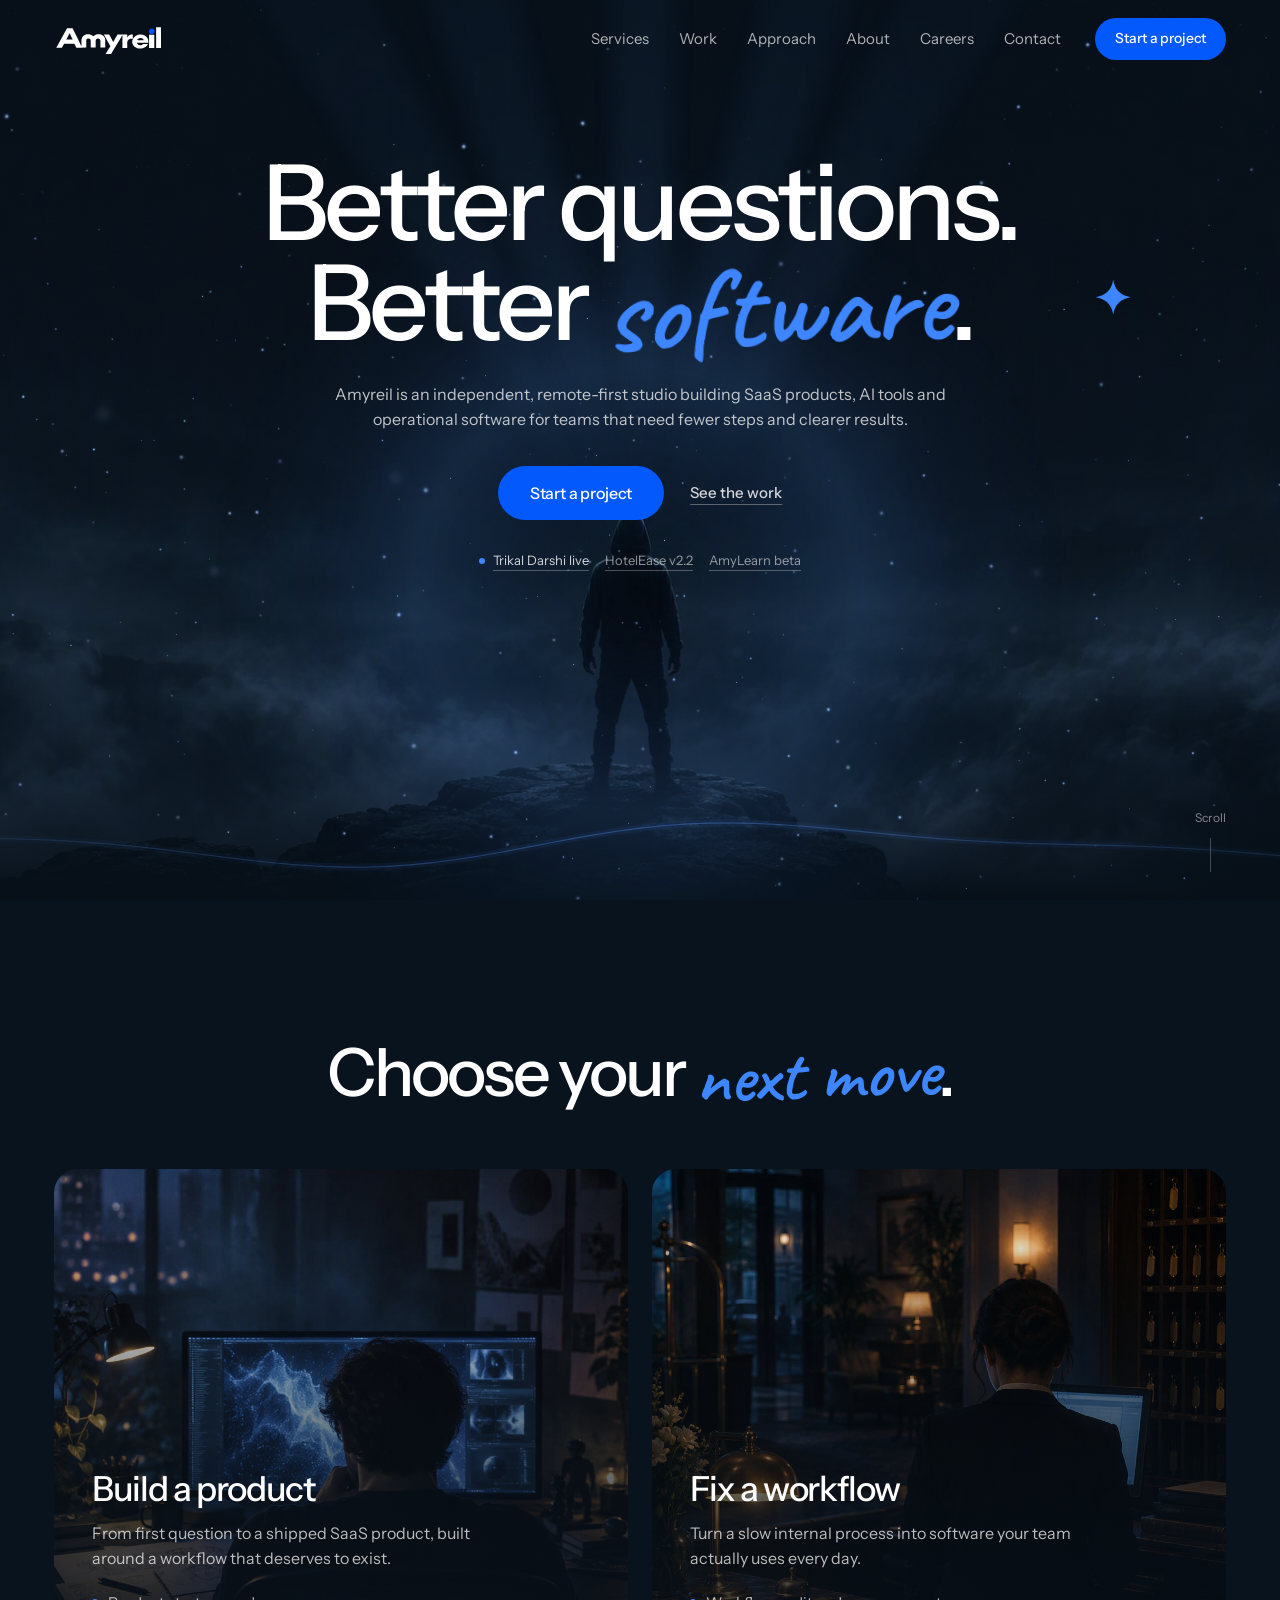
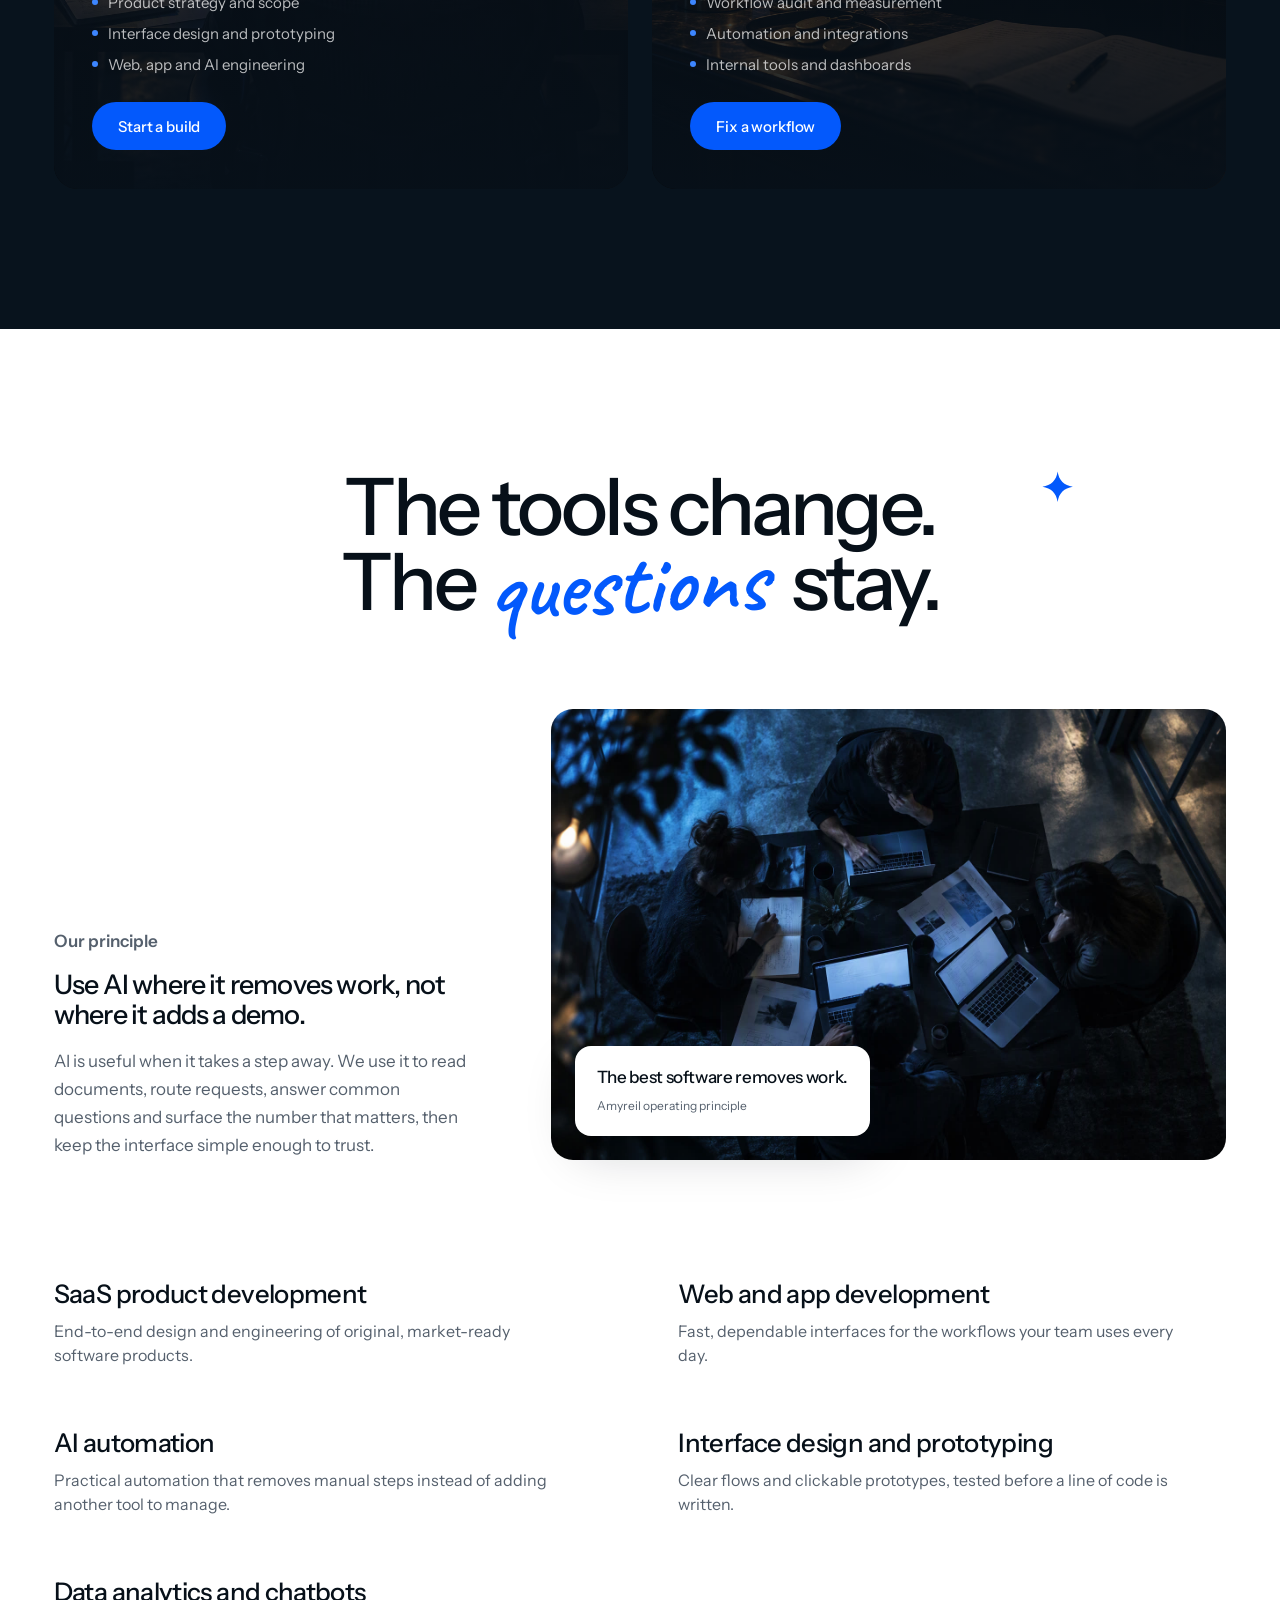
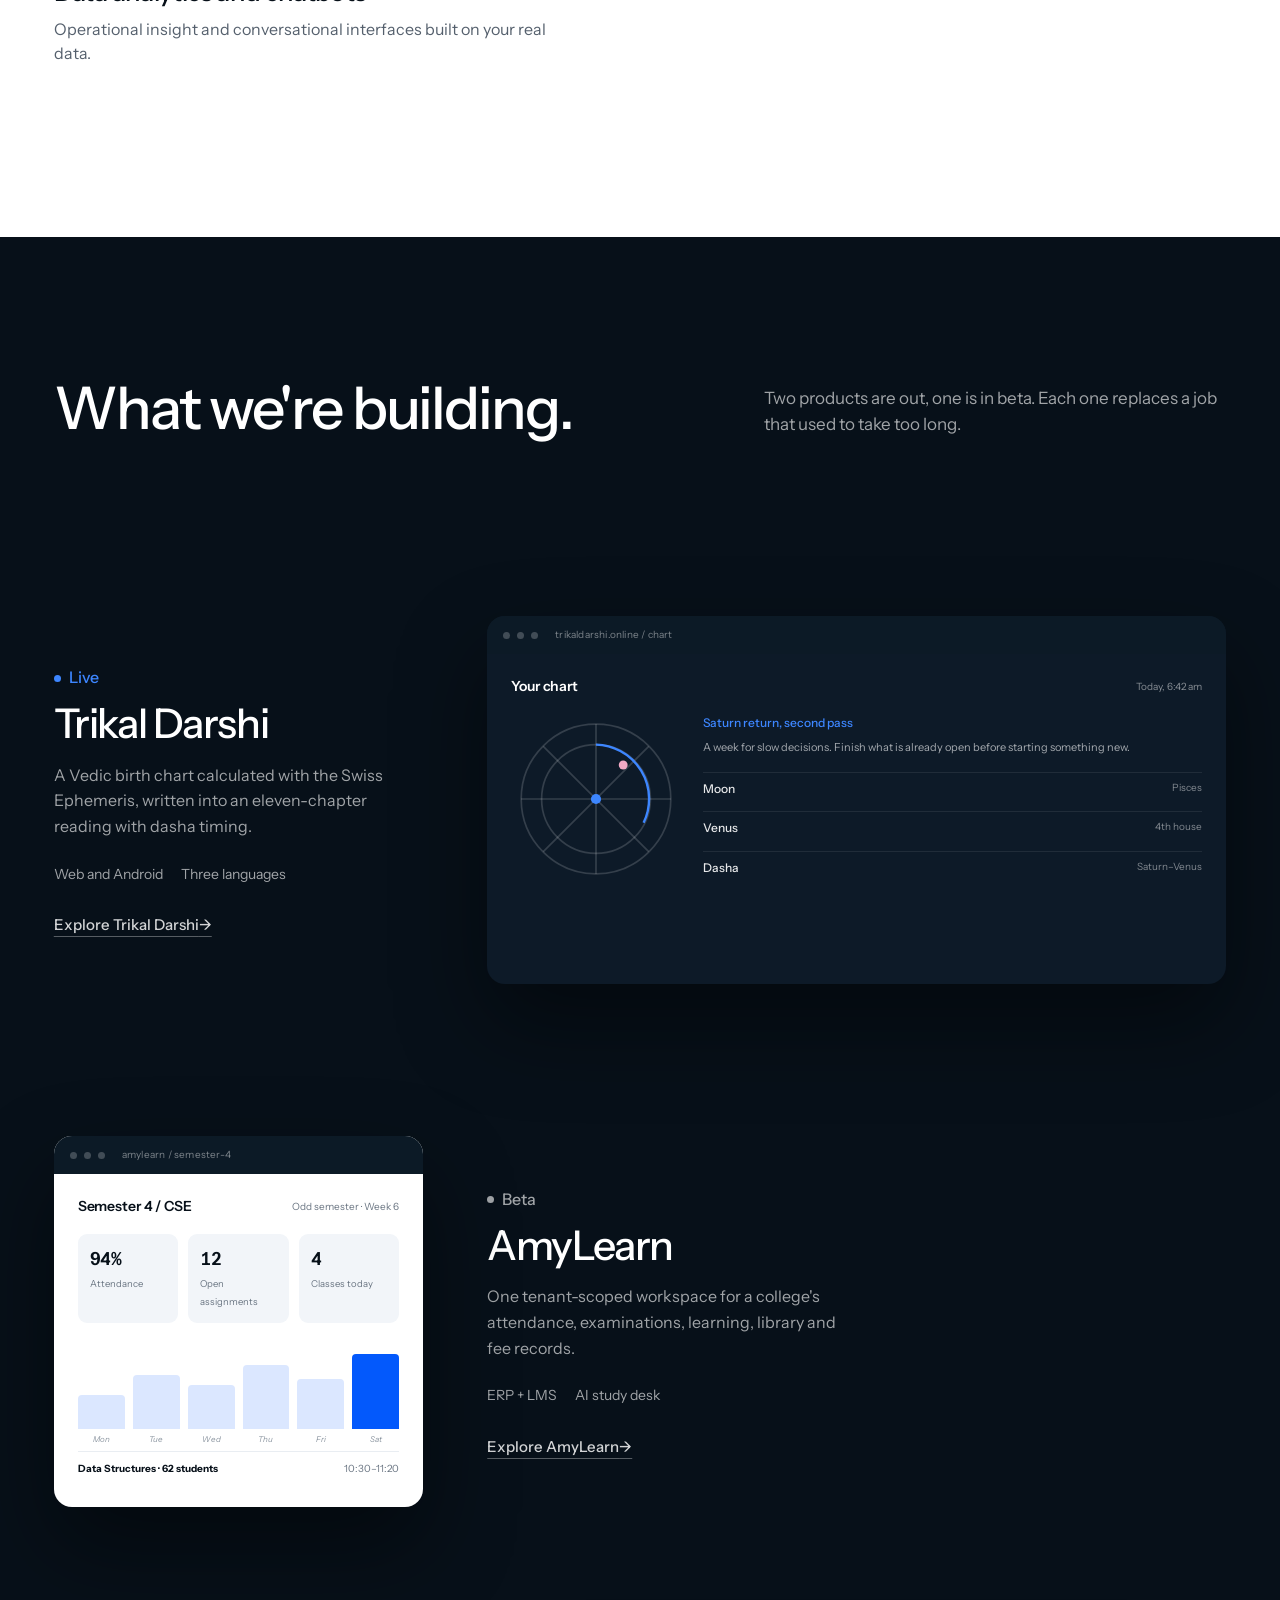
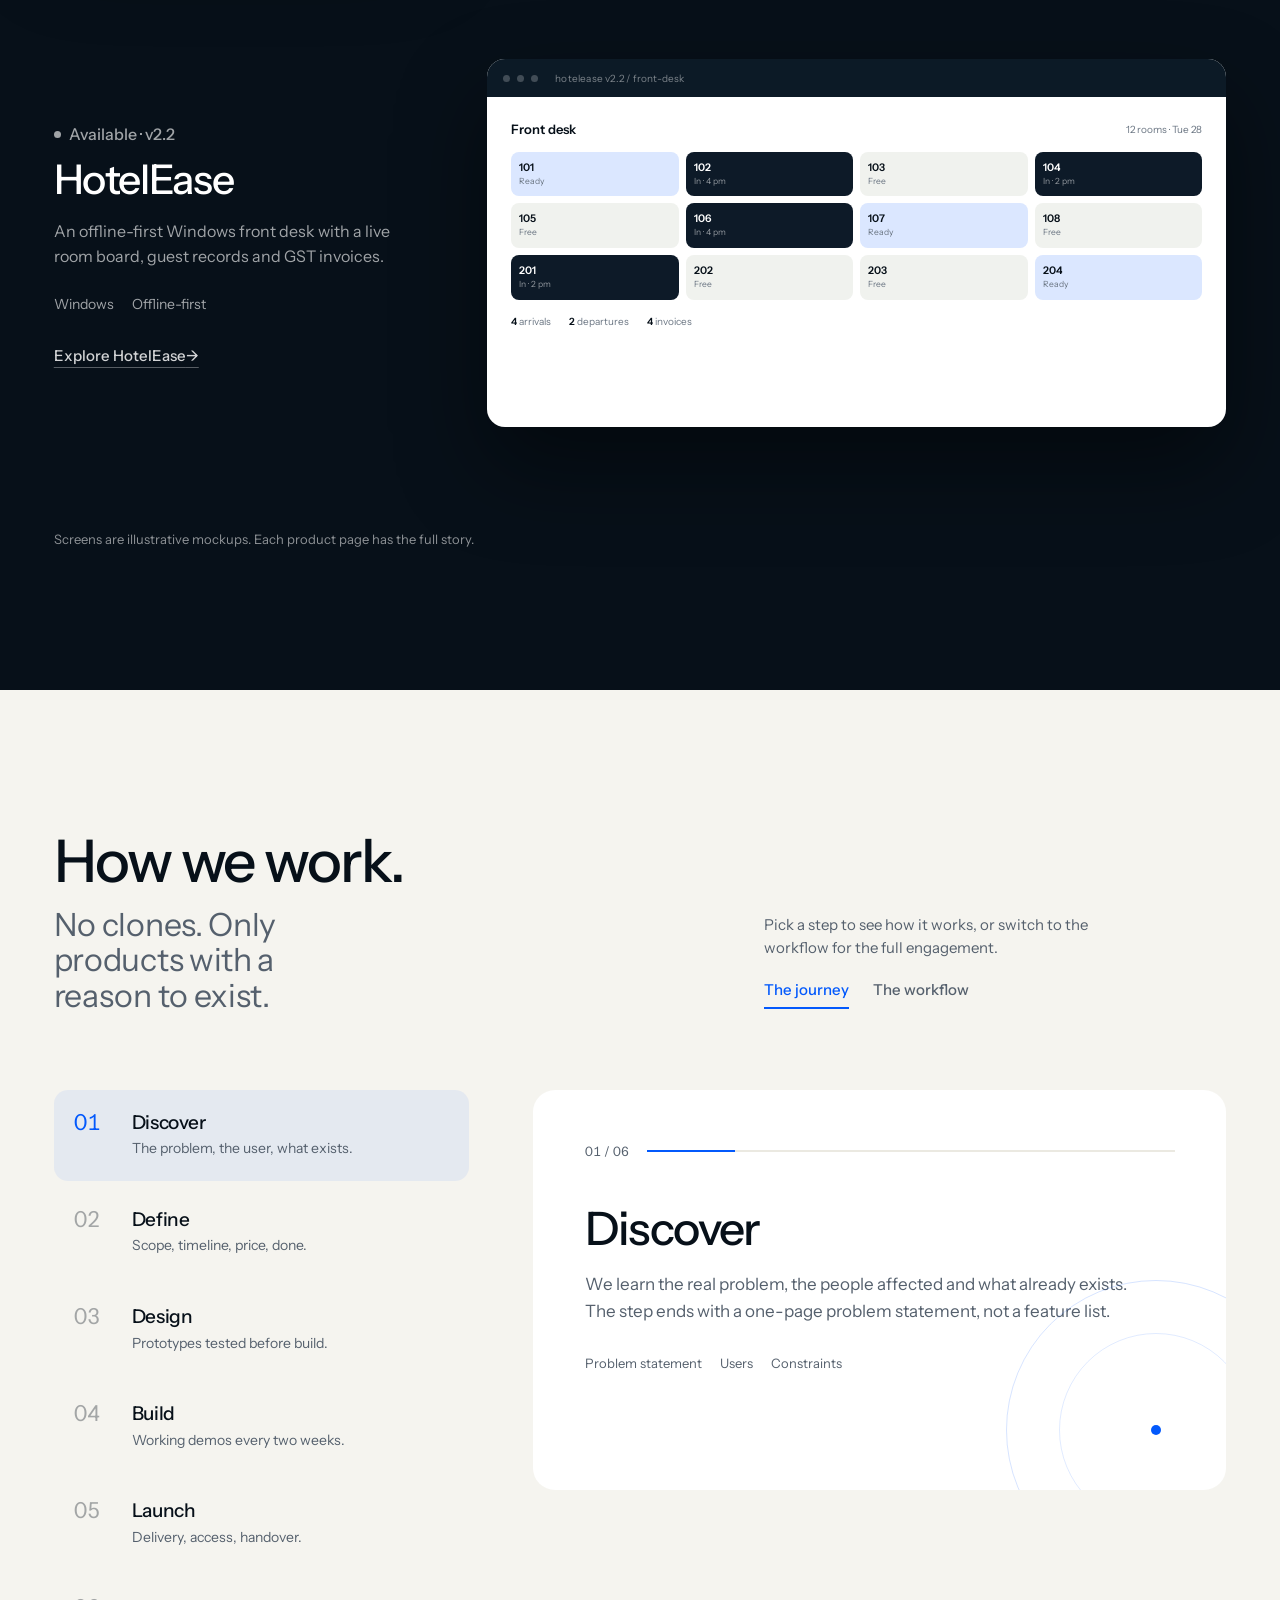
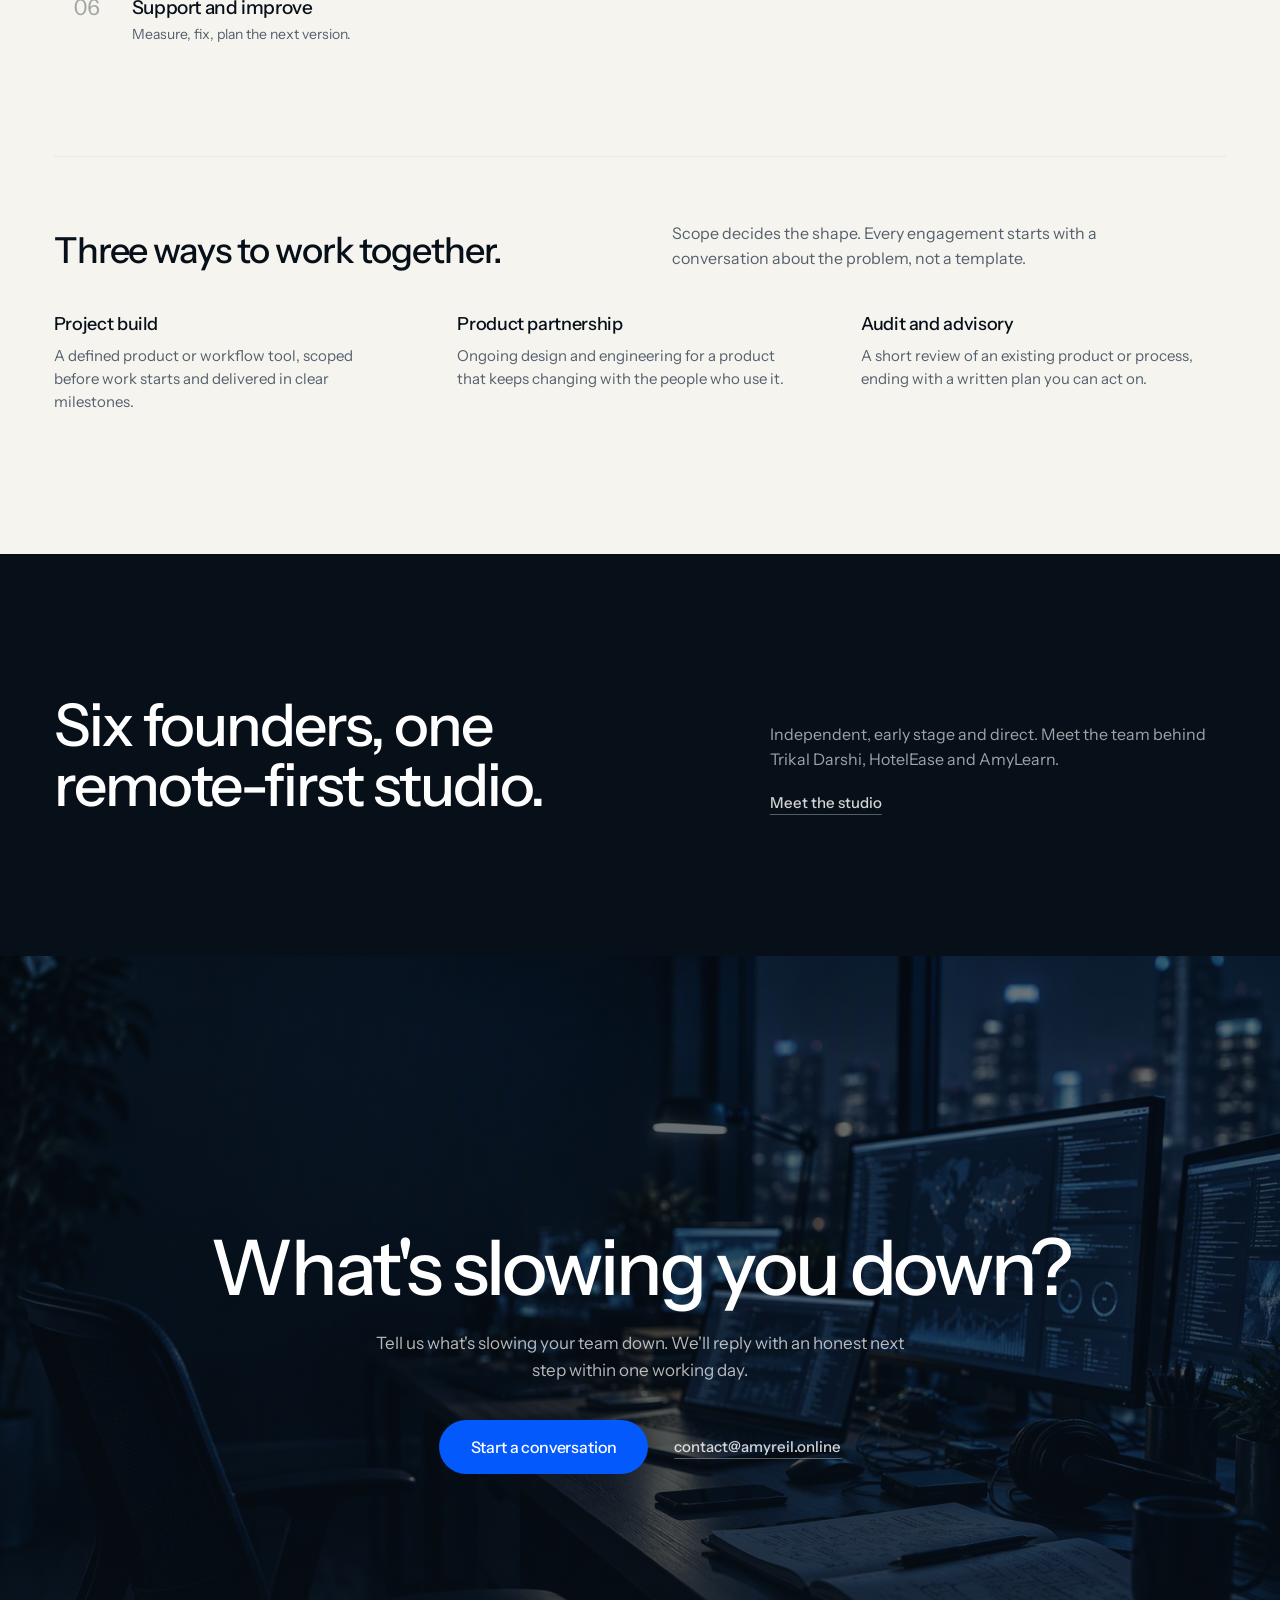
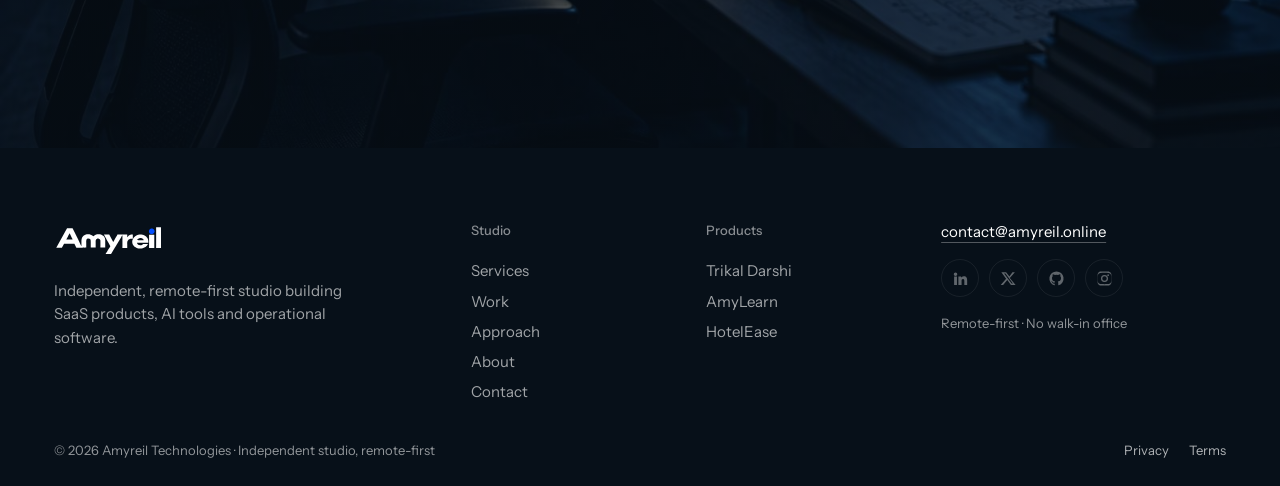
<file: index.html>
<!doctype html>
<html lang="en">
  <head>
    <meta charset="UTF-8" />
    <meta
      name="google-site-verification"
      content="phx1xKdAEjmGMVfgIASf41S9Jg0lT4QwNdN4qIJt-gU"
    />
    <title>Amyreil Technologies — SaaS, AI and operational software</title>
    <meta
      name="description"
      content="Amyreil Technologies builds SaaS products, AI tools and operational software. Independent and remote-first, with Trikal Darshi, HotelEase and AmyLearn."
    />
    <link rel="canonical" href="https://www.amyreil.online/" />
    <meta property="og:type" content="website" />
    <meta property="og:site_name" content="Amyreil Technologies" />
    <meta
      property="og:title"
      content="Amyreil Technologies — SaaS, AI and operational software"
    />
    <meta
      property="og:description"
      content="Amyreil Technologies builds SaaS products, AI tools and operational software. Independent and remote-first, with Trikal Darshi, HotelEase and AmyLearn."
    />
    <meta property="og:url" content="https://www.amyreil.online/" />
    <meta
      property="og:image"
      content="https://www.amyreil.online/assets/og-image.jpg"
    />
    <meta property="og:image:width" content="1200" />
    <meta property="og:image:height" content="630" />
    <meta
      property="og:image:alt"
      content="Amyreil Technologies brand card reading Better questions. Better software."
    />
    <meta name="twitter:card" content="summary_large_image" />
    <meta
      name="twitter:title"
      content="Amyreil Technologies — SaaS, AI and operational software"
    />
    <meta
      name="twitter:description"
      content="Amyreil Technologies builds SaaS products, AI tools and operational software. Independent and remote-first, with Trikal Darshi, HotelEase and AmyLearn."
    />
    <meta
      name="twitter:image"
      content="https://www.amyreil.online/assets/og-image.jpg"
    />
    <meta
      name="twitter:image:alt"
      content="Amyreil Technologies brand card reading Better questions. Better software."
    />
    <meta name="viewport" content="width=device-width, initial-scale=1" />
    <meta name="theme-color" content="#071019" />
    <link rel="icon" type="image/svg+xml" href="assets/brand/favicon.svg" />
    <link
      rel="preload"
      as="image"
      href="assets/images/hero-figure-live.jpg"
      media="(min-width: 761px)"
      fetchpriority="high"
    />
    <link
      rel="preload"
      as="image"
      href="assets/images/hero-figure-live-1200.jpg"
      media="(max-width: 760px)"
      fetchpriority="high"
    />
    <link rel="preconnect" href="https://fonts.googleapis.com" />
    <link rel="preconnect" href="https://fonts.gstatic.com" crossorigin />
    <link
      href="https://fonts.googleapis.com/css2?family=Instrument+Sans:ital,wght@0,400..700;1,400..700&family=Caveat:wght@500;600&display=swap"
      rel="stylesheet"
    />
    <noscript>
      <style>
        .preloader {
          display: none !important;
        }
        body.intro {
          overflow: auto !important;
          height: auto !important;
        }
        .hero-title .w,
        .hero-sub,
        .hero-actions,
        .nav {
          opacity: 1 !important;
          transform: none !important;
          filter: none !important;
        }
      </style>
    </noscript>
    <link rel="stylesheet" href="assets/css/site.css" />
    <script type="application/ld+json">
      {
        "@context": "https://schema.org",
        "@graph": [
          {
            "@type": "Organization",
            "@id": "https://www.amyreil.online/#organization",
            "name": "Amyreil Technologies",
            "alternateName": "Amyreil",
            "url": "https://www.amyreil.online/",
            "logo": {
              "@type": "ImageObject",
              "url": "https://www.amyreil.online/assets/brand/amyreil-mark-512.png",
              "width": 512,
              "height": 512
            },
            "description": "Independent, remote-first studio building SaaS products, AI tools and operational software.",
            "email": "contact@amyreil.online",
            "address": {
              "@type": "PostalAddress",
              "addressCountry": "IN"
            },
            "contactPoint": {
              "@type": "ContactPoint",
              "email": "contact@amyreil.online",
              "contactType": "sales",
              "availableLanguage": "English"
            },
            "knowsAbout": [
              "SaaS product development",
              "Web and app development",
              "AI automation",
              "Interface design and prototyping",
              "Data analytics and chatbots"
            ]
          },
          {
            "@type": "WebSite",
            "@id": "https://www.amyreil.online/#website",
            "url": "https://www.amyreil.online/",
            "name": "Amyreil Technologies",
            "publisher": { "@id": "https://www.amyreil.online/#organization" },
            "inLanguage": "en"
          }
        ]
      }
    </script>
  </head>
  <body class="intro">
    <a href="#main" class="skip-link">Skip to main content</a>

    <div id="preloader" class="preloader">
      <div class="loader-inner">
        <img
          class="loader-mark"
          src="assets/brand/amyreil-mark-blue.svg"
          alt="Amyreil Technologies mark"
          width="54"
          height="54"
        />
        <div class="loader-line"><i></i></div>
      </div>
    </div>

    <div id="app">
      <nav class="nav" aria-label="Main navigation">
        <div class="nav-shell">
          <a class="brand" href="#hero" aria-label="Amyreil Technologies home">
            <img
              src="assets/brand/amyreil-logo-white.svg"
              alt="Amyreil Technologies"
              width="112"
              height="38"
            />
          </a>
          <div class="nav-links">
            <a href="#capabilities">Services</a>
            <a href="#work">Work</a>
            <a href="#loop">Approach</a>
            <a href="/about">About</a>
            <a href="/careers">Careers</a>
            <a href="#cta">Contact</a>
          </div>
          <button class="btn btn--nav open-modal" type="button">
            Start a project
          </button>
          <button
            class="menu-btn"
            type="button"
            aria-label="Open menu"
            aria-expanded="false"
            aria-controls="mobileMenu"
          >
            <span></span><span></span>
          </button>
        </div>
      </nav>

      <div
        class="mobile-menu"
        id="mobileMenu"
        role="dialog"
        aria-modal="true"
        aria-label="Menu"
        aria-hidden="true"
      >
        <div class="mobile-menu-inner">
          <div class="mobile-menu-top">
            <a
              href="#hero"
              aria-label="Amyreil Technologies home"
              data-menu-link
            >
              <img
                src="assets/brand/amyreil-logo-white.svg"
                alt="Amyreil Technologies"
                width="112"
                height="38"
              />
            </a>
            <button class="menu-close" type="button" aria-label="Close menu">
              <svg
                width="16"
                height="16"
                viewBox="0 0 24 24"
                fill="none"
                stroke="currentColor"
                stroke-width="2"
                aria-hidden="true"
              >
                <path d="M6 6l12 12M18 6L6 18" />
              </svg>
            </button>
          </div>
          <nav class="mobile-links" aria-label="Mobile navigation">
            <a href="#capabilities" data-menu-link>Services</a>
            <a href="#work" data-menu-link>Work</a>
            <a href="#loop" data-menu-link>Approach</a>
            <a href="/about" data-menu-link>About</a>
            <a href="/careers" data-menu-link>Careers</a>
            <a href="#cta" data-menu-link>Contact</a>
          </nav>
          <button class="btn btn--lg open-modal" type="button">
            Start a project
          </button>
          <a class="mobile-mail" href="mailto:contact@amyreil.online"
            >contact@amyreil.online</a
          >
        </div>
      </div>

      <main id="main">
        <!-- Hero -->
        <section class="hero" id="hero">
          <div class="hero-media" aria-hidden="true">
            <picture>
              <source
                media="(max-width: 760px)"
                srcset="assets/images/hero-figure-live-1200.jpg"
              />
              <img
                src="assets/images/hero-figure-live.jpg"
                alt="A figure standing against a night sky"
                width="1792"
                height="1024"
                fetchpriority="high"
              />
            </picture>
          </div>
          <div class="hero-scrim" aria-hidden="true"></div>
          <canvas
            class="hero-canvas"
            id="heroScene"
            aria-hidden="true"
          ></canvas>
          <div class="hero-grain" aria-hidden="true"></div>

          <div class="hero-inner">
            <h1 class="hero-title split" id="heroTitle">
              Better questions.<br />Better <span class="hand">software</span>.
            </h1>
            <svg
              class="hero-spark"
              viewBox="0 0 48 48"
              fill="none"
              aria-hidden="true"
            >
              <path
                d="M24 2c1.7 12.6 9.4 20.3 22 22-12.6 1.7-20.3 9.4-22 22-1.7-12.6-9.4-20.3-22-22C14.6 22.3 22.3 14.6 24 2Z"
                fill="currentColor"
              />
            </svg>
            <p class="hero-sub">
              Amyreil is an independent, remote-first studio building SaaS
              products, AI tools and operational software for teams that need
              fewer steps and clearer results.
            </p>
            <div class="hero-actions">
              <button class="btn btn--lg open-modal" type="button">
                Start a project
              </button>
              <a class="text-link" href="#work">See the work</a>
            </div>
            <nav class="hero-proof" aria-label="Products">
              <a class="is-live" href="/trikal-darshi">Trikal Darshi live</a>
              <a href="/hotelease">HotelEase v2.2</a>
              <a href="/amylearn">AmyLearn beta</a>
            </nav>
          </div>

          <a
            class="hero-scroll"
            href="#paths"
            aria-label="Scroll to choose your next move"
            >Scroll<i aria-hidden="true"></i
          ></a>
        </section>

        <!-- Two ways in -->
        <section class="choices" id="paths">
          <div class="shell">
            <div class="choices-head">
              <h2 class="choices-title split">
                Choose your <span class="hand">next move</span>.
              </h2>
            </div>
            <div class="choice-grid">
              <article class="choice">
                <img
                  class="choice-img"
                  src="assets/images/path-build.jpg"
                  alt="A designer working at a dark studio desk lit by a blue screen"
                  loading="lazy"
                  decoding="async"
                  width="1024"
                  height="1280"
                />
                <div class="choice-content">
                  <h3>Build a product</h3>
                  <p>
                    From first question to a shipped SaaS product, built around
                    a workflow that deserves to exist.
                  </p>
                  <ul class="choice-list">
                    <li>Product strategy and scope</li>
                    <li>Interface design and prototyping</li>
                    <li>Web, app and AI engineering</li>
                  </ul>
                  <button
                    class="btn open-modal"
                    type="button"
                    data-service="SaaS Product Development"
                  >
                    Start a build
                  </button>
                </div>
              </article>
              <article class="choice">
                <img
                  class="choice-img"
                  src="assets/images/path-ops.jpg"
                  alt="A hotel reception desk at night lit by warm and blue light"
                  loading="lazy"
                  decoding="async"
                  width="1024"
                  height="1280"
                />
                <div class="choice-content">
                  <h3>Fix a workflow</h3>
                  <p>
                    Turn a slow internal process into software your team
                    actually uses every day.
                  </p>
                  <ul class="choice-list">
                    <li>Workflow audit and measurement</li>
                    <li>Automation and integrations</li>
                    <li>Internal tools and dashboards</li>
                  </ul>
                  <button
                    class="btn open-modal"
                    type="button"
                    data-service="Workflow Improvement"
                  >
                    Fix a workflow
                  </button>
                </div>
              </article>
            </div>
          </div>
        </section>

        <!-- Principle + capabilities -->
        <section class="section principle" id="capabilities">
          <div class="shell">
            <div class="principle-title-wrap">
              <h2 class="principle-title split">
                The tools change.<br />The
                <span class="hand">questions</span> stay.
              </h2>
              <svg
                class="principle-spark"
                viewBox="0 0 48 48"
                fill="none"
                aria-hidden="true"
              >
                <path
                  d="M24 2c1.7 12.6 9.4 20.3 22 22-12.6 1.7-20.3 9.4-22 22-1.7-12.6-9.4-20.3-22-22C14.6 22.3 22.3 14.6 24 2Z"
                  fill="currentColor"
                />
              </svg>
            </div>

            <div class="principle-grid">
              <div class="principle-copy">
                <p class="principle-label">Our principle</p>
                <h3>Use AI where it removes work, not where it adds a demo.</h3>
                <p>
                  AI is useful when it takes a step away. We use it to read
                  documents, route requests, answer common questions and surface
                  the number that matters, then keep the interface simple enough
                  to trust.
                </p>
              </div>
              <div class="principle-collage">
                <img
                  src="assets/images/principle-team.jpg"
                  alt="A small product team working around a table at night"
                  width="1536"
                  height="1024"
                  loading="lazy"
                  decoding="async"
                />
                <div class="quote-card">
                  <p>The best software removes work.</p>
                  <span>Amyreil operating principle</span>
                </div>
              </div>
            </div>

            <div class="cap-list">
              <article class="cap-item reveal">
                <h3>SaaS product development</h3>
                <p>
                  End-to-end design and engineering of original, market-ready
                  software products.
                </p>
              </article>
              <article class="cap-item reveal">
                <h3>Web and app development</h3>
                <p>
                  Fast, dependable interfaces for the workflows your team uses
                  every day.
                </p>
              </article>
              <article class="cap-item reveal">
                <h3>AI automation</h3>
                <p>
                  Practical automation that removes manual steps instead of
                  adding another tool to manage.
                </p>
              </article>
              <article class="cap-item reveal">
                <h3>Interface design and prototyping</h3>
                <p>
                  Clear flows and clickable prototypes, tested before a line of
                  code is written.
                </p>
              </article>
              <article class="cap-item reveal">
                <h3>Data analytics and chatbots</h3>
                <p>
                  Operational insight and conversational interfaces built on
                  your real data.
                </p>
              </article>
            </div>
          </div>
        </section>

        <!-- Work -->
        <section class="section dark" id="work">
          <div class="shell">
            <div class="work-head">
              <h2 class="display display--sans split">What we're building.</h2>
              <p>
                Two products are out, one is in beta. Each one replaces a job
                that used to take too long.
              </p>
            </div>

            <article class="project">
              <div class="project-copy reveal">
                <p class="project-status is-live">Live</p>
                <h3>Trikal Darshi</h3>
                <p>
                  A Vedic birth chart calculated with the Swiss Ephemeris,
                  written into an eleven-chapter reading with dasha timing.
                </p>
                <div class="project-meta">
                  <span>Web and Android</span><span>Three languages</span>
                </div>
                <a class="project-link text-link" href="/trikal-darshi"
                  >Explore Trikal Darshi <span aria-hidden="true">→</span></a
                >
              </div>
              <div class="project-ui reveal">
                <div class="ui ui--dark" data-ui>
                  <div class="ui-bar">
                    <i></i><i></i><i></i
                    ><span>trikaldarshi.online / chart</span>
                  </div>
                  <div class="ui-body">
                    <div class="ui-main">
                      <div class="ui-head">
                        <b>Your chart</b><span>Today, 6:42 am</span>
                      </div>
                      <div class="trikal-wrap">
                        <svg
                          class="wheel"
                          viewBox="0 0 100 100"
                          aria-label="Birth chart wheel"
                        >
                          <circle cx="50" cy="50" r="44"></circle>
                          <circle cx="50" cy="50" r="32"></circle>
                          <path
                            d="M50 6v88M6 50h88M19 19l62 62M81 19L19 81"
                          ></path>
                          <path
                            class="wheel-accent"
                            d="M50 18 A32 32 0 0 1 78 64"
                          ></path>
                          <circle
                            class="wheel-dot"
                            cx="66"
                            cy="30"
                            r="2.6"
                          ></circle>
                          <circle
                            cx="50"
                            cy="50"
                            r="3"
                            style="fill: #3d86ff; stroke: none"
                          ></circle>
                        </svg>
                        <div class="trikal-read">
                          <b>Saturn return, second pass</b>
                          <p>
                            A week for slow decisions. Finish what is already
                            open before starting something new.
                          </p>
                          <div class="trikal-list">
                            <span><b>Moon</b> Pisces</span>
                            <span><b>Venus</b> 4th house</span>
                            <span><b>Dasha</b> Saturn–Venus</span>
                          </div>
                        </div>
                      </div>
                    </div>
                  </div>
                </div>
              </div>
            </article>

            <article class="project">
              <div class="project-copy reveal">
                <p class="project-status">Beta</p>
                <h3>AmyLearn</h3>
                <p>
                  One tenant-scoped workspace for a college's attendance,
                  examinations, learning, library and fee records.
                </p>
                <div class="project-meta">
                  <span>ERP + LMS</span><span>AI study desk</span>
                </div>
                <a class="project-link text-link" href="/amylearn"
                  >Explore AmyLearn <span aria-hidden="true">→</span></a
                >
              </div>
              <div class="project-ui reveal">
                <div class="ui" data-ui>
                  <div class="ui-bar">
                    <i></i><i></i><i></i><span>amylearn / semester-4</span>
                  </div>
                  <div class="ui-body">
                    <div class="ui-main">
                      <div class="ui-head">
                        <b>Semester 4 / CSE</b
                        ><span>Odd semester · Week 6</span>
                      </div>
                      <div class="learn-grid">
                        <div class="learn-stat">
                          <b>94%</b><span>Attendance</span>
                        </div>
                        <div class="learn-stat">
                          <b>12</b><span>Open assignments</span>
                        </div>
                        <div class="learn-stat">
                          <b>4</b><span>Classes today</span>
                        </div>
                      </div>
                      <div class="learn-chart">
                        <i style="--h: 42%" data-d="Mon"></i
                        ><i style="--h: 66%" data-d="Tue"></i
                        ><i style="--h: 54%" data-d="Wed"></i>
                        <i style="--h: 78%" data-d="Thu"></i
                        ><i style="--h: 61%" data-d="Fri"></i
                        ><i style="--h: 92%" data-d="Sat"></i>
                      </div>
                      <div class="learn-row">
                        <b>Data Structures · 62 students</b
                        ><span>10:30–11:20</span>
                      </div>
                    </div>
                  </div>
                </div>
              </div>
            </article>

            <article class="project">
              <div class="project-copy reveal">
                <p class="project-status">Available · v2.2</p>
                <h3>HotelEase</h3>
                <p>
                  An offline-first Windows front desk with a live room board,
                  guest records and GST invoices.
                </p>
                <div class="project-meta">
                  <span>Windows</span><span>Offline-first</span>
                </div>
                <a class="project-link text-link" href="/hotelease"
                  >Explore HotelEase <span aria-hidden="true">→</span></a
                >
              </div>
              <div class="project-ui reveal">
                <div class="ui" data-ui>
                  <div class="ui-bar">
                    <i></i><i></i><i></i
                    ><span>hotelease v2.2 / front-desk</span>
                  </div>
                  <div class="ui-body">
                    <div class="ui-main">
                      <div class="hotel-top">
                        <b>Front desk</b><span>12 rooms · Tue 28</span>
                      </div>
                      <div class="rooms">
                        <div class="room is-ready">
                          <b>101</b><span>Ready</span>
                        </div>
                        <div class="room is-busy">
                          <b>102</b><span>In · 4 pm</span>
                        </div>
                        <div class="room"><b>103</b><span>Free</span></div>
                        <div class="room is-busy">
                          <b>104</b><span>In · 2 pm</span>
                        </div>
                        <div class="room"><b>105</b><span>Free</span></div>
                        <div class="room is-busy">
                          <b>106</b><span>In · 4 pm</span>
                        </div>
                        <div class="room is-ready">
                          <b>107</b><span>Ready</span>
                        </div>
                        <div class="room"><b>108</b><span>Free</span></div>
                        <div class="room is-busy">
                          <b>201</b><span>In · 2 pm</span>
                        </div>
                        <div class="room"><b>202</b><span>Free</span></div>
                        <div class="room"><b>203</b><span>Free</span></div>
                        <div class="room is-ready">
                          <b>204</b><span>Ready</span>
                        </div>
                      </div>
                      <div class="hotel-foot">
                        <span><b>4</b> arrivals</span
                        ><span><b>2</b> departures</span
                        ><span><b>4</b> invoices</span>
                      </div>
                    </div>
                  </div>
                </div>
              </div>
            </article>

            <p class="work-note">
              Screens are illustrative mockups. Each product page has the full
              story.
            </p>
          </div>
        </section>

        <!-- How we work -->
        <section class="section paper" id="loop">
          <div class="shell">
            <div class="loop-head">
              <div>
                <h2 class="display display--sans split">How we work.</h2>
                <p class="lead">
                  No clones. Only products with a reason to exist.
                </p>
              </div>
              <div class="loop-tools">
                <p>
                  Pick a step to see how it works, or switch to the workflow for
                  the full engagement.
                </p>
                <div class="view-switch" role="group" aria-label="Process view">
                  <button
                    type="button"
                    class="is-active"
                    id="btnViewAccordion"
                    aria-pressed="true"
                  >
                    The journey
                  </button>
                  <button
                    type="button"
                    id="btnViewDiagram"
                    aria-pressed="false"
                  >
                    The workflow
                  </button>
                </div>
              </div>
            </div>

            <div class="loop-journey" id="loopJourney">
              <div class="step-list" role="tablist" aria-label="Our process">
                <button
                  type="button"
                  class="step-item is-active"
                  data-step="0"
                  id="step-0"
                  role="tab"
                  aria-selected="true"
                  aria-controls="stage-0"
                >
                  <span class="step-num">01</span>
                  <span class="step-copy"
                    ><b>Discover</b
                    ><small>The problem, the user, what exists.</small></span
                  >
                </button>
                <button
                  type="button"
                  class="step-item"
                  data-step="1"
                  id="step-1"
                  role="tab"
                  aria-selected="false"
                  aria-controls="stage-1"
                  tabindex="-1"
                >
                  <span class="step-num">02</span>
                  <span class="step-copy"
                    ><b>Define</b
                    ><small>Scope, timeline, price, done.</small></span
                  >
                </button>
                <button
                  type="button"
                  class="step-item"
                  data-step="2"
                  id="step-2"
                  role="tab"
                  aria-selected="false"
                  aria-controls="stage-2"
                  tabindex="-1"
                >
                  <span class="step-num">03</span>
                  <span class="step-copy"
                    ><b>Design</b
                    ><small>Prototypes tested before build.</small></span
                  >
                </button>
                <button
                  type="button"
                  class="step-item"
                  data-step="3"
                  id="step-3"
                  role="tab"
                  aria-selected="false"
                  aria-controls="stage-3"
                  tabindex="-1"
                >
                  <span class="step-num">04</span>
                  <span class="step-copy"
                    ><b>Build</b
                    ><small>Working demos every two weeks.</small></span
                  >
                </button>
                <button
                  type="button"
                  class="step-item"
                  data-step="4"
                  id="step-4"
                  role="tab"
                  aria-selected="false"
                  aria-controls="stage-4"
                  tabindex="-1"
                >
                  <span class="step-num">05</span>
                  <span class="step-copy"
                    ><b>Launch</b
                    ><small>Delivery, access, handover.</small></span
                  >
                </button>
                <button
                  type="button"
                  class="step-item"
                  data-step="5"
                  id="step-5"
                  role="tab"
                  aria-selected="false"
                  aria-controls="stage-5"
                  tabindex="-1"
                >
                  <span class="step-num">06</span>
                  <span class="step-copy"
                    ><b>Support and improve</b
                    ><small>Measure, fix, plan the next version.</small></span
                  >
                </button>
              </div>

              <div class="stage">
                <div class="stage-meta">
                  <span class="stage-count">01 / 06</span>
                  <span class="stage-bar" aria-hidden="true"><i></i></span>
                </div>

                <div
                  class="stage-panel is-active"
                  id="stage-0"
                  role="tabpanel"
                  aria-labelledby="step-0"
                >
                  <h3>Discover</h3>
                  <p>
                    We learn the real problem, the people affected and what
                    already exists. The step ends with a one-page problem
                    statement, not a feature list.
                  </p>
                  <div class="stage-tags">
                    <span>Problem statement</span><span>Users</span
                    ><span>Constraints</span>
                  </div>
                </div>

                <div
                  class="stage-panel"
                  id="stage-1"
                  role="tabpanel"
                  aria-labelledby="step-1"
                >
                  <h3>Define</h3>
                  <p>
                    We agree scope, timeline, price and what done means, and
                    write it down. Work starts only after that scope is
                    approved.
                  </p>
                  <div class="stage-tags">
                    <span>Scope</span><span>Timeline</span><span>Price</span
                    ><span>Definition of done</span>
                  </div>
                </div>

                <div
                  class="stage-panel"
                  id="stage-2"
                  role="tabpanel"
                  aria-labelledby="step-2"
                >
                  <h3>Design</h3>
                  <p>
                    Wireframes and clickable prototypes, tested with real users
                    where possible. The design is approved before engineering
                    starts.
                  </p>
                  <div class="stage-tags">
                    <span>Wireframes</span><span>Prototypes</span
                    ><span>Usability</span>
                  </div>
                </div>

                <div
                  class="stage-panel"
                  id="stage-3"
                  role="tabpanel"
                  aria-labelledby="step-3"
                >
                  <h3>Build</h3>
                  <p>
                    We build in short cycles, with a working demo at least every
                    two weeks so progress is visible and feedback arrives early.
                  </p>
                  <div class="stage-tags">
                    <span>Two-week demos</span><span>Code review</span
                    ><span>Testing</span>
                  </div>
                </div>

                <div
                  class="stage-panel"
                  id="stage-4"
                  role="tabpanel"
                  aria-labelledby="step-4"
                >
                  <h3>Launch</h3>
                  <p>
                    Final testing, deployment, and handover of access and
                    documentation. You leave with a live product and a handover
                    note.
                  </p>
                  <div class="stage-tags">
                    <span>Testing</span><span>Deployment</span
                    ><span>Handover</span>
                  </div>
                </div>

                <div
                  class="stage-panel"
                  id="stage-5"
                  role="tabpanel"
                  aria-labelledby="step-5"
                >
                  <h3>Support and improve</h3>
                  <p>
                    We fix what shows up in daily use, measure how the product
                    performs, and plan the next version with you.
                  </p>
                  <div class="stage-tags">
                    <span>Support</span><span>Measure</span
                    ><span>Next version</span>
                  </div>
                </div>

                <div class="stage-visual" aria-hidden="true"><i></i></div>
              </div>
            </div>

            <div class="loop-diagram-view" id="loopDiagramView">
              <div class="diagram-card">
                <div class="diagram-header">
                  <div>
                    <h3>How an engagement runs</h3>
                    <p>
                      From first conversation to a shipped product, with the
                      client in the loop at every step.
                    </p>
                  </div>
                  <p class="diagram-note">
                    The loop returns to discovery after every release.
                  </p>
                </div>

                <p class="diagram-hint">
                  Swipe sideways to see the full workflow
                </p>

                <svg
                  class="flow-svg"
                  viewBox="0 0 900 480"
                  xmlns="http://www.w3.org/2000/svg"
                  aria-label="Amyreil engagement workflow"
                >
                  <defs>
                    <marker
                      id="arrow"
                      viewBox="0 0 10 10"
                      refX="8"
                      refY="5"
                      markerWidth="6"
                      markerHeight="6"
                      orient="auto-start-reverse"
                    >
                      <path d="M 0 1.5 L 8 5 L 0 8.5 z" fill="#0359FC" />
                    </marker>
                    <marker
                      id="arrow-return"
                      viewBox="0 0 10 10"
                      refX="8"
                      refY="5"
                      markerWidth="6"
                      markerHeight="6"
                      orient="auto-start-reverse"
                    >
                      <path d="M 0 1.5 L 8 5 L 0 8.5 z" fill="#091018" />
                    </marker>
                  </defs>

                  <rect
                    class="subgraph-box"
                    x="20"
                    y="20"
                    width="260"
                    height="420"
                  />
                  <text class="subgraph-label" x="38" y="48">
                    Phase 1: Discovery and scrutiny
                  </text>

                  <rect
                    class="subgraph-box"
                    x="310"
                    y="20"
                    width="280"
                    height="420"
                  />
                  <text class="subgraph-label" x="328" y="48">
                    Phase 2: High-velocity engineering
                  </text>

                  <rect
                    class="subgraph-box"
                    x="620"
                    y="20"
                    width="260"
                    height="420"
                  />
                  <text class="subgraph-label" x="638" y="48">
                    Phase 3: Operational evolution
                  </text>

                  <path
                    class="flow-line"
                    d="M 150 144 L 150 180"
                    marker-end="url(#arrow)"
                  />
                  <path
                    class="flow-line"
                    d="M 150 254 L 150 290"
                    marker-end="url(#arrow)"
                  />
                  <path
                    class="flow-line"
                    d="M 270 330 C 300 330, 310 120, 330 120"
                    marker-end="url(#arrow)"
                  />
                  <path
                    class="flow-line"
                    d="M 270 340 C 300 340, 310 230, 330 230"
                    marker-end="url(#arrow)"
                  />
                  <path
                    class="flow-line"
                    d="M 450 154 L 450 310"
                    marker-end="url(#arrow)"
                  />
                  <path
                    class="flow-line"
                    d="M 450 264 L 450 310"
                    marker-end="url(#arrow)"
                  />
                  <path
                    class="flow-line pulse-line"
                    d="M 570 350 L 640 350"
                    marker-end="url(#arrow)"
                  />
                  <path
                    class="flow-line"
                    d="M 750 310 L 750 214"
                    marker-end="url(#arrow)"
                  />
                  <path
                    class="flow-line pulse-line"
                    d="M 750 140 C 750 60, 150 60, 150 180"
                    marker-end="url(#arrow-return)"
                    stroke="#091018"
                    stroke-width="2.5"
                  />

                  <g transform="translate(180, 260)">
                    <rect
                      class="edge-badge"
                      x="-45"
                      y="-10"
                      width="90"
                      height="20"
                    />
                    <text class="edge-text" x="0" y="4">fewer steps</text>
                  </g>
                  <g transform="translate(605, 338)">
                    <rect
                      class="edge-badge"
                      x="-35"
                      y="-10"
                      width="70"
                      height="20"
                    />
                    <text class="edge-text" x="0" y="4">launch</text>
                  </g>
                  <g transform="translate(450, 70)">
                    <rect
                      class="edge-badge"
                      x="-85"
                      y="-11"
                      width="170"
                      height="22"
                      fill="#E8F0FF"
                      stroke="#091018"
                    />
                    <text class="edge-text" x="0" y="4" fill="#091018">
                      feedback loop
                    </text>
                  </g>

                  <g class="node-group" transform="translate(40, 74)">
                    <rect
                      class="node-rect"
                      width="220"
                      height="70"
                      rx="14"
                      stroke="#091018"
                    />
                    <circle cx="24" cy="35" r="10" fill="#E8F0FF" />
                    <text
                      x="24"
                      y="39"
                      text-anchor="middle"
                      font-size="11"
                      font-weight="700"
                      fill="#091018"
                    >
                      01
                    </text>
                    <text class="node-title" x="44" y="30">
                      Client bottleneck
                    </text>
                    <text class="node-desc" x="44" y="48">
                      Raw workflow friction and toil
                    </text>
                  </g>

                  <g class="node-group" transform="translate(40, 184)">
                    <rect
                      class="node-rect"
                      width="220"
                      height="70"
                      rx="14"
                      stroke="#091018"
                    />
                    <circle cx="24" cy="35" r="10" fill="#E8F0FF" />
                    <text
                      x="24"
                      y="39"
                      text-anchor="middle"
                      font-size="11"
                      font-weight="700"
                      fill="#091018"
                    >
                      02
                    </text>
                    <text class="node-title" x="44" y="30">
                      First-principles scrutiny
                    </text>
                    <text class="node-desc" x="44" y="48">
                      Why does this problem exist?
                    </text>
                  </g>

                  <g class="node-group" transform="translate(40, 294)">
                    <rect
                      class="node-rect"
                      width="220"
                      height="70"
                      rx="14"
                      stroke="#091018"
                    />
                    <circle cx="24" cy="35" r="10" fill="#E8F0FF" />
                    <text
                      x="24"
                      y="39"
                      text-anchor="middle"
                      font-size="11"
                      font-weight="700"
                      fill="#091018"
                    >
                      03
                    </text>
                    <text class="node-title" x="44" y="30">
                      Scope minimization
                    </text>
                    <text class="node-desc" x="44" y="48">
                      Eliminate dead inputs and clicks
                    </text>
                  </g>

                  <g class="node-group" transform="translate(330, 84)">
                    <rect
                      class="node-rect"
                      width="240"
                      height="70"
                      rx="14"
                      stroke="#0359FC"
                    />
                    <circle cx="24" cy="35" r="10" fill="#E8F0FF" />
                    <text
                      x="24"
                      y="39"
                      text-anchor="middle"
                      font-size="11"
                      font-weight="700"
                      fill="#0359FC"
                    >
                      S
                    </text>
                    <text class="node-title" x="44" y="30">
                      SaaS and app development
                    </text>
                    <text class="node-desc" x="44" y="48">
                      Modern stack, responsive, modular
                    </text>
                  </g>

                  <g class="node-group" transform="translate(330, 194)">
                    <rect
                      class="node-rect"
                      width="240"
                      height="70"
                      rx="14"
                      stroke="#0359FC"
                    />
                    <circle cx="24" cy="35" r="10" fill="#E8F0FF" />
                    <text
                      x="24"
                      y="39"
                      text-anchor="middle"
                      font-size="11"
                      font-weight="700"
                      fill="#0359FC"
                    >
                      AI
                    </text>
                    <text class="node-title" x="44" y="30">
                      Autonomous automations
                    </text>
                    <text class="node-desc" x="44" y="48">
                      Event pipes, models and webhooks
                    </text>
                  </g>

                  <g class="node-group" transform="translate(330, 314)">
                    <rect
                      class="node-rect"
                      width="240"
                      height="70"
                      rx="14"
                      stroke="#0359FC"
                      fill="#F5F8FF"
                    />
                    <circle cx="24" cy="35" r="10" fill="#0359FC" />
                    <path
                      d="M19.5 35l3 3 6-6.5"
                      fill="none"
                      stroke="#ffffff"
                      stroke-width="1.8"
                      stroke-linecap="round"
                      stroke-linejoin="round"
                    />
                    <text class="node-title" x="44" y="30">
                      Purposeful release
                    </text>
                    <text class="node-desc" x="44" y="48">
                      Clean zero-toil deployment
                    </text>
                  </g>

                  <g class="node-group" transform="translate(640, 314)">
                    <rect
                      class="node-rect"
                      width="220"
                      height="70"
                      rx="14"
                      stroke="#091018"
                      fill="#F5F8FF"
                    />
                    <circle cx="24" cy="35" r="10" fill="#091018" />
                    <text
                      x="24"
                      y="39"
                      text-anchor="middle"
                      font-size="10"
                      font-weight="700"
                      fill="#ffffff"
                    >
                      24/7
                    </text>
                    <text class="node-title" x="44" y="30">
                      Daily reliability
                    </text>
                    <text class="node-desc" x="44" y="48">
                      Day-two operations and health checks
                    </text>
                  </g>

                  <g class="node-group" transform="translate(640, 144)">
                    <rect
                      class="node-rect"
                      width="220"
                      height="70"
                      rx="14"
                      stroke="#091018"
                    />
                    <circle cx="24" cy="35" r="10" fill="#E8F0FF" />
                    <text
                      x="24"
                      y="39"
                      text-anchor="middle"
                      font-size="11"
                      font-weight="700"
                      fill="#091018"
                    >
                      ↻
                    </text>
                    <text class="node-title" x="44" y="30">
                      Metric feedback
                    </text>
                    <text class="node-desc" x="44" y="48">
                      Continuous measurement and tuning
                    </text>
                  </g>
                </svg>
              </div>
            </div>

            <div class="engage">
              <div class="engage-head">
                <h3 class="split">Three ways to work together.</h3>
                <p>
                  Scope decides the shape. Every engagement starts with a
                  conversation about the problem, not a template.
                </p>
              </div>
              <div class="engage-grid">
                <article class="engage-item reveal">
                  <h4>Project build</h4>
                  <p>
                    A defined product or workflow tool, scoped before work
                    starts and delivered in clear milestones.
                  </p>
                </article>
                <article class="engage-item reveal">
                  <h4>Product partnership</h4>
                  <p>
                    Ongoing design and engineering for a product that keeps
                    changing with the people who use it.
                  </p>
                </article>
                <article class="engage-item reveal">
                  <h4>Audit and advisory</h4>
                  <p>
                    A short review of an existing product or process, ending
                    with a written plan you can act on.
                  </p>
                </article>
              </div>
            </div>
          </div>
        </section>

        <!-- Studio teaser -->
        <section class="section dark studio-teaser">
          <div class="shell teaser-grid">
            <h2 class="display display--sans split">
              Six founders, one remote-first studio.
            </h2>
            <div>
              <p>
                Independent, early stage and direct. Meet the team behind Trikal
                Darshi, HotelEase and AmyLearn.
              </p>
              <a class="text-link" href="/about">Meet the studio</a>
            </div>
          </div>
        </section>

        <!-- Contact -->
        <section class="contact" id="cta">
          <div class="contact-media" aria-hidden="true">
            <img
              id="ctaImg"
              alt="Night sky above a dark horizon"
              loading="lazy"
              decoding="async"
              src="assets/images/contact-night.jpg"
            />
          </div>
          <div class="contact-inner">
            <h2 class="split">What's slowing you down?</h2>
            <p>
              Tell us what's slowing your team down. We'll reply with an honest
              next step within one working day.
            </p>
            <div class="contact-actions">
              <button class="btn btn--lg open-modal" type="button">
                Start a conversation
              </button>
              <a class="text-link" href="mailto:contact@amyreil.online"
                >contact@amyreil.online</a
              >
            </div>
          </div>
        </section>
      </main>

      <footer class="footer" id="footer">
        <div class="shell">
          <div class="footer-top">
            <div class="footer-brand">
              <a class="brand" href="/" aria-label="Amyreil Technologies">
                <img
                  src="assets/brand/amyreil-logo-white.svg"
                  alt="Amyreil Technologies"
                  width="112"
                  height="38"
                />
              </a>
              <p>
                Independent, remote-first studio building SaaS products, AI
                tools and operational software.
              </p>
            </div>
            <nav class="footer-nav" aria-label="Studio">
              <span class="footer-col-title">Studio</span>
              <a href="/#capabilities">Services</a>
              <a href="/#work">Work</a>
              <a href="/#loop">Approach</a>
              <a href="/about">About</a>
              <a href="/#cta">Contact</a>
            </nav>
            <nav class="footer-nav" aria-label="Products">
              <span class="footer-col-title">Products</span>
              <a href="/trikal-darshi">Trikal Darshi</a>
              <a href="/amylearn">AmyLearn</a>
              <a href="/hotelease">HotelEase</a>
            </nav>
            <div class="footer-contact">
              <a class="footer-mail" href="mailto:contact@amyreil.online"
                >contact@amyreil.online</a
              >
              <!-- Social links: replace each href="#" with the real profile URL when the page exists. -->
              <nav class="social" aria-label="Amyreil on social platforms">
                <a
                  class="social-link"
                  href="#"
                  data-social="LinkedIn"
                  aria-label="Amyreil on LinkedIn"
                >
                  <svg
                    viewBox="0 0 24 24"
                    fill="currentColor"
                    aria-hidden="true"
                  >
                    <path
                      d="M4.98 3.5a2.5 2.5 0 1 1 0 5 2.5 2.5 0 0 1 0-5zM3 9h4v12H3zM9 9h3.8v1.7h.05c.53-1 1.83-2.05 3.77-2.05 4.03 0 4.78 2.65 4.78 6.1V21h-4v-5.4c0-1.29-.02-2.95-1.8-2.95-1.8 0-2.08 1.4-2.08 2.85V21H9z"
                    />
                  </svg>
                </a>
                <a
                  class="social-link"
                  href="#"
                  data-social="X"
                  aria-label="Amyreil on X"
                >
                  <svg
                    viewBox="0 0 24 24"
                    fill="currentColor"
                    aria-hidden="true"
                  >
                    <path
                      d="M17.53 3H21l-7.19 8.21L22 21h-6.56l-5.14-6.72L4.4 21H1l7.62-8.7L1.9 3h6.72l4.65 6.15L17.53 3Zm-1.15 16h1.84L7.7 4.9H5.73L16.38 19Z"
                    />
                  </svg>
                </a>
                <a
                  class="social-link"
                  href="#"
                  data-social="GitHub"
                  aria-label="Amyreil on GitHub"
                >
                  <svg
                    viewBox="0 0 24 24"
                    fill="currentColor"
                    aria-hidden="true"
                  >
                    <path
                      d="M12 2a10 10 0 0 0-3.16 19.49c.5.09.68-.22.68-.48v-1.7c-2.78.6-3.37-1.34-3.37-1.34-.45-1.16-1.11-1.47-1.11-1.47-.91-.62.07-.61.07-.61 1 .07 1.53 1.03 1.53 1.03.89 1.53 2.34 1.09 2.91.83.09-.65.35-1.09.63-1.34-2.22-.25-4.56-1.11-4.56-4.94 0-1.09.39-1.98 1.03-2.68-.1-.25-.45-1.27.1-2.64 0 0 .84-.27 2.75 1.02a9.5 9.5 0 0 1 5 0c1.91-1.29 2.75-1.02 2.75-1.02.55 1.37.2 2.39.1 2.64.64.7 1.03 1.59 1.03 2.68 0 3.84-2.34 4.68-4.57 4.93.36.31.68.92.68 1.85v2.74c0 .27.18.58.69.48A10 10 0 0 0 12 2Z"
                    />
                  </svg>
                </a>
                <a
                  class="social-link"
                  href="#"
                  data-social="Instagram"
                  aria-label="Amyreil on Instagram"
                >
                  <svg
                    viewBox="0 0 24 24"
                    fill="currentColor"
                    aria-hidden="true"
                  >
                    <path
                      d="M12 2.2c3.2 0 3.58.01 4.85.07 1.17.05 1.8.25 2.23.41.56.22.96.48 1.38.9.42.42.68.82.9 1.38.16.42.36 1.06.41 2.23.06 1.27.07 1.65.07 4.85s-.01 3.58-.07 4.85c-.05 1.17-.25 1.8-.41 2.23-.22.56-.48.96-.9 1.38-.42.42-.82.68-1.38.9-.42.16-1.06.36-2.23.41-1.27.06-1.65.07-4.85.07s-3.58-.01-4.85-.07c-1.17-.05-1.8-.25-2.23-.41a3.8 3.8 0 0 1-1.38-.9 3.8 3.8 0 0 1-.9-1.38c-.16-.42-.36-1.06-.41-2.23C2.21 15.58 2.2 15.2 2.2 12s.01-3.58.07-4.85c.05-1.17.25-1.8.41-2.23.22-.56.48-.96.9-1.38.42-.42.82-.68 1.38-.9.42-.16 1.06-.36 2.23-.41C8.42 2.21 8.8 2.2 12 2.2Zm0 1.8c-3.15 0-3.5.01-4.74.07-1.14.05-1.76.24-2.17.4-.55.21-.94.47-1.35.88-.41.41-.67.8-.88 1.35-.16.41-.35 1.03-.4 2.17C2.4 10.11 2.4 10.46 2.4 12s.01 1.89.06 3.13c.05 1.14.24 1.76.4 2.17.21.55.47.94.88 1.35.41.41.8.67 1.35.88.41.16 1.03.35 2.17.4 1.24.06 1.59.07 4.74.07s3.5-.01 4.74-.07c1.14-.05 1.76-.24 2.17-.4.55-.21.94-.47 1.35-.88.41-.41.67-.8.88-1.35.16-.41.35-1.03.4-2.17.06-1.24.07-1.59.07-3.13s-.01-1.89-.07-3.13c-.05-1.14-.24-1.76-.4-2.17a3.6 3.6 0 0 0-.88-1.35 3.6 3.6 0 0 0-1.35-.88c-.41-.16-1.03-.35-2.17-.4C15.5 4.01 15.15 4 12 4Zm0 3.06a4.94 4.94 0 1 1 0 9.88 4.94 4.94 0 0 1 0-9.88Zm0 1.8a3.14 3.14 0 1 0 0 6.28 3.14 3.14 0 0 0 0-6.28Zm5.15-2.82a1.2 1.2 0 1 1 0 2.4 1.2 1.2 0 0 1 0-2.4Z"
                    />
                  </svg>
                </a>
              </nav>
              <p class="footer-place">Remote-first · No walk-in office</p>
            </div>
          </div>
          <div class="footer-bottom">
            <span
              >© 2026 Amyreil Technologies · Independent studio,
              remote-first</span
            >
            <div class="footer-legal">
              <a href="/privacy">Privacy</a>
              <a href="/terms">Terms</a>
            </div>
          </div>
        </div>
      </footer>
    </div>

    <script>
      // Never let a script error trap the page behind the preloader.
      (() => {
        if (new URLSearchParams(location.search).has("loader")) return;
        setTimeout(() => {
          const preloader = document.getElementById("preloader");
          if (preloader && !preloader.classList.contains("fade-out")) {
            preloader.classList.add("fade-out");
            setTimeout(() => preloader.remove(), 300);
          }
          document.body.classList.remove("intro");
          document
            .querySelectorAll(".hero-title .w, .hero-sub, .hero-actions, .nav")
            .forEach((el) => {
              el.style.opacity = "1";
              el.style.transform = "none";
              el.style.filter = "none";
            });
          if (window.__amyreilLenis) window.__amyreilLenis.start();
        }, 3200);
      })();
    </script>
    <script src="assets/vendor/gsap.min.js"></script>
    <script src="assets/vendor/ScrollTrigger.min.js"></script>
    <script src="assets/vendor/lenis.min.js"></script>
    <script src="assets/js/site.js"></script>
  </body>
</html>
</file>
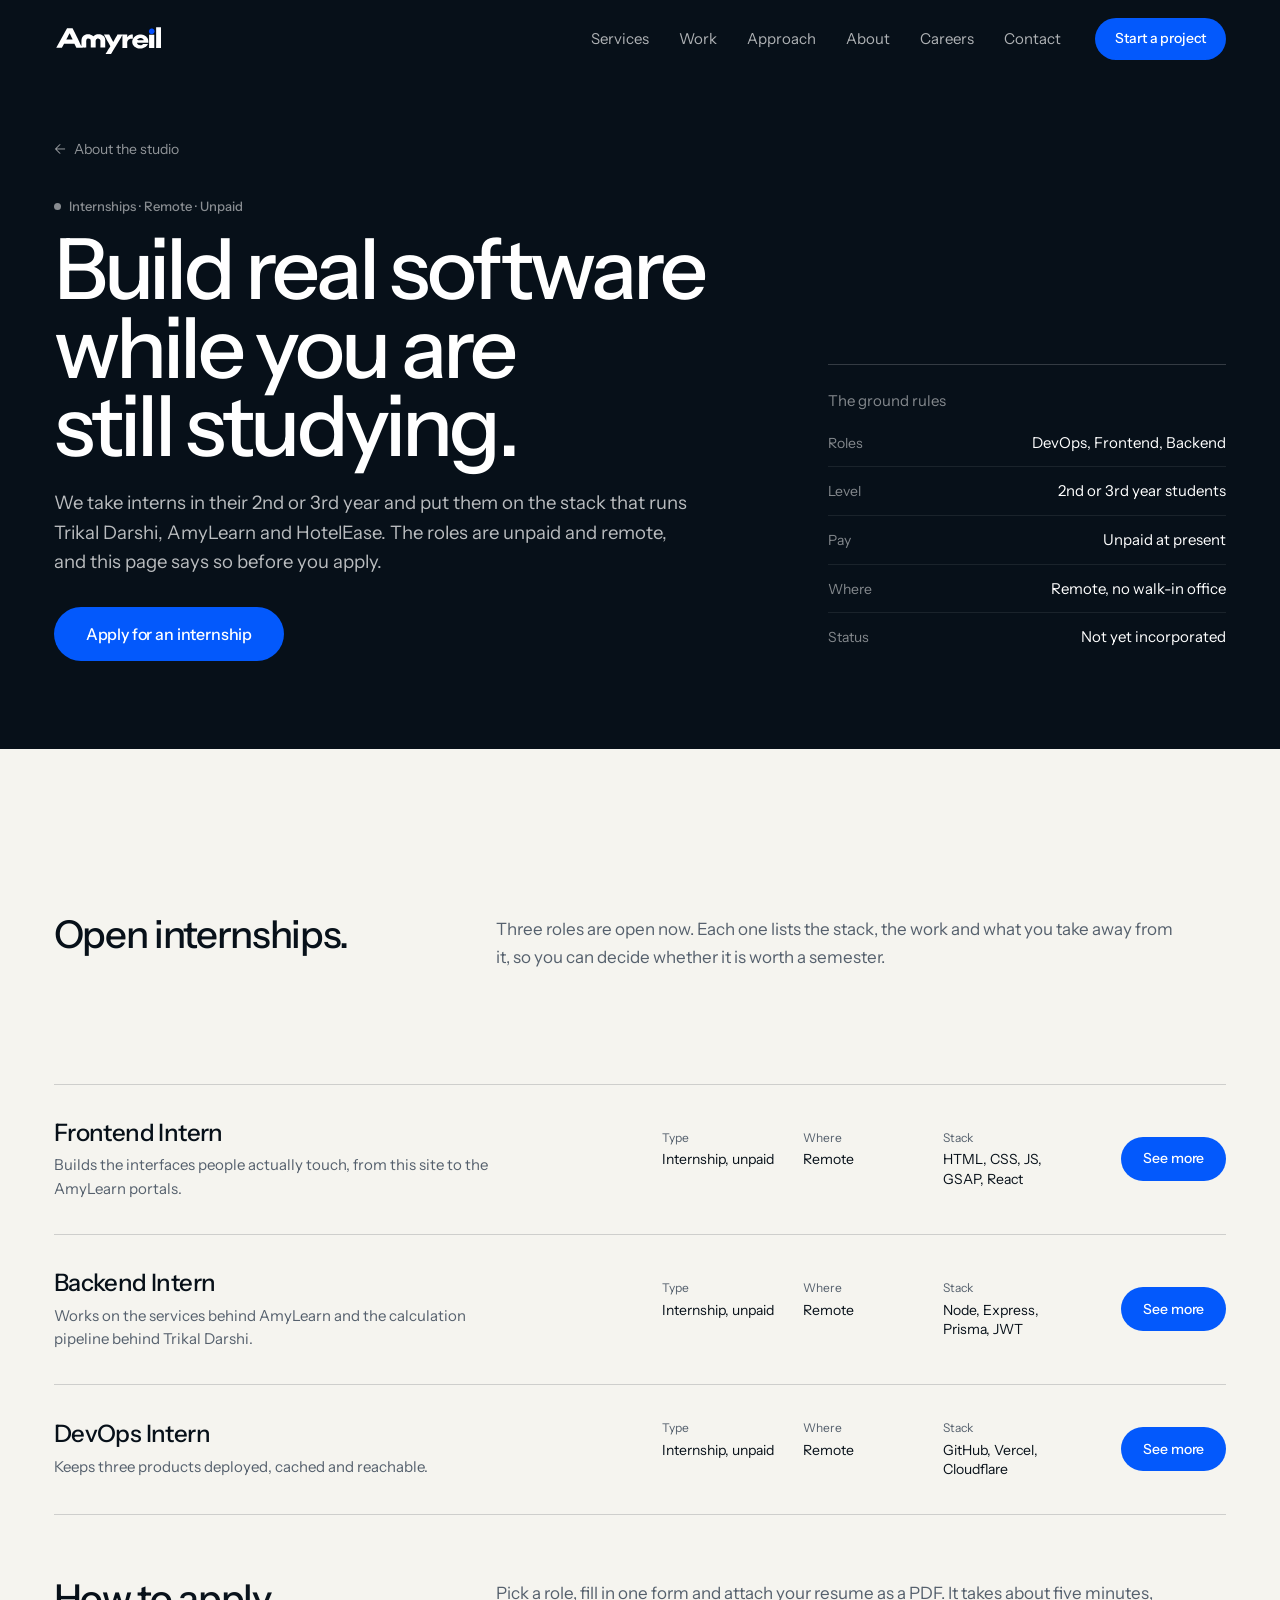
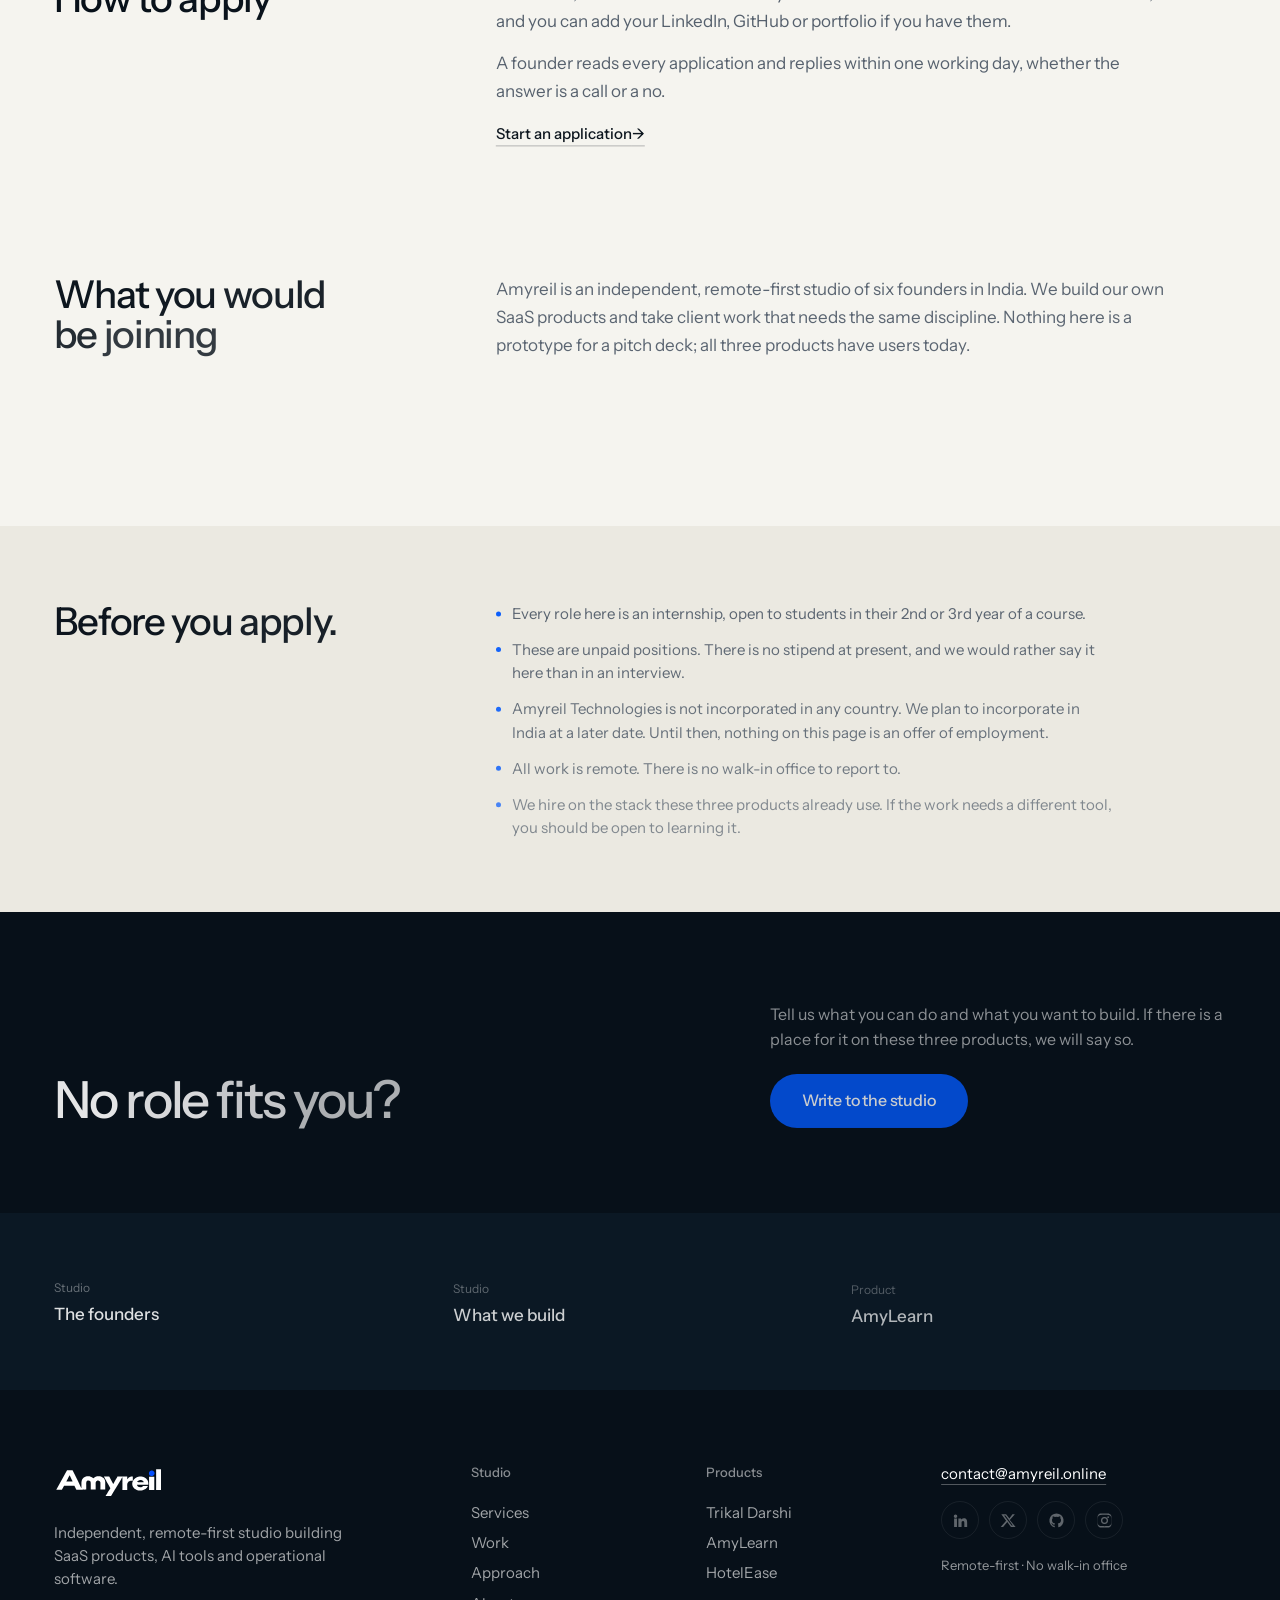
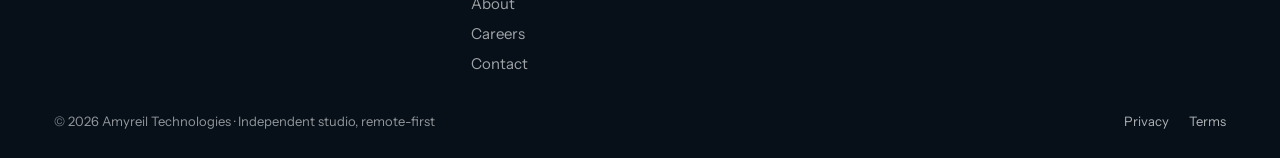
<file: careers/index.html>
<!doctype html>
<html lang="en">
  <head>
    <meta charset="UTF-8" />
    <title>Careers — Internships at Amyreil Technologies</title>
    <meta
      name="description"
      content="Unpaid remote internships for 2nd and 3rd year students in DevOps, Frontend and Backend. Work on the stack behind Trikal Darshi, AmyLearn and HotelEase."
    />
    <link rel="canonical" href="https://www.amyreil.online/careers" />
    <meta property="og:type" content="website" />
    <meta property="og:site_name" content="Amyreil Technologies" />
    <meta
      property="og:title"
      content="Careers — Internships at Amyreil Technologies"
    />
    <meta
      property="og:description"
      content="Unpaid remote internships for 2nd and 3rd year students in DevOps, Frontend and Backend. Work on the stack behind Trikal Darshi, AmyLearn and HotelEase."
    />
    <meta property="og:url" content="https://www.amyreil.online/careers" />
    <meta
      property="og:image"
      content="https://www.amyreil.online/assets/og-image.jpg"
    />
    <meta property="og:image:width" content="1200" />
    <meta property="og:image:height" content="630" />
    <meta
      property="og:image:alt"
      content="Amyreil Technologies brand card reading Better questions. Better software."
    />
    <meta name="twitter:card" content="summary_large_image" />
    <meta
      name="twitter:title"
      content="Careers — Internships at Amyreil Technologies"
    />
    <meta
      name="twitter:description"
      content="Unpaid remote internships for 2nd and 3rd year students in DevOps, Frontend and Backend. Work on the stack behind Trikal Darshi, AmyLearn and HotelEase."
    />
    <meta
      name="twitter:image"
      content="https://www.amyreil.online/assets/og-image.jpg"
    />
    <meta
      name="twitter:image:alt"
      content="Amyreil Technologies brand card reading Better questions. Better software."
    />
    <meta name="viewport" content="width=device-width, initial-scale=1" />
    <meta name="theme-color" content="#071019" />
    <link rel="icon" type="image/svg+xml" href="/assets/brand/favicon.svg" />
    <link rel="preconnect" href="https://fonts.googleapis.com" />
    <link rel="preconnect" href="https://fonts.gstatic.com" crossorigin />
    <link
      href="https://fonts.googleapis.com/css2?family=Instrument+Sans:ital,wght@0,400..700;1,400..700&family=Caveat:wght@500;600&display=swap"
      rel="stylesheet"
    />
    <link rel="stylesheet" href="/assets/css/site.css" />
  </head>
  <body>
    <a href="#main" class="skip-link">Skip to main content</a>

    <div id="app">
      <nav class="nav" aria-label="Main navigation">
        <div class="nav-shell">
          <a class="brand" href="/" aria-label="Amyreil Technologies home">
            <img
              src="/assets/brand/amyreil-logo-white.svg"
              alt="Amyreil Technologies"
              width="112"
              height="38"
            />
          </a>
          <div class="nav-links">
            <a href="/#capabilities">Services</a>
            <a href="/#work">Work</a>
            <a href="/#loop">Approach</a>
            <a href="/about">About</a>
            <a href="/careers" aria-current="page">Careers</a>
            <a href="/#cta">Contact</a>
          </div>
          <button class="btn btn--nav open-modal" type="button">
            Start a project
          </button>
          <button
            class="menu-btn"
            type="button"
            aria-label="Open menu"
            aria-expanded="false"
            aria-controls="mobileMenu"
          >
            <span></span><span></span>
          </button>
        </div>
      </nav>

      <div
        class="mobile-menu"
        id="mobileMenu"
        role="dialog"
        aria-modal="true"
        aria-label="Menu"
        aria-hidden="true"
      >
        <div class="mobile-menu-inner">
          <div class="mobile-menu-top">
            <a href="/" aria-label="Amyreil Technologies home" data-menu-link>
              <img
                src="/assets/brand/amyreil-logo-white.svg"
                alt="Amyreil Technologies"
                width="112"
                height="38"
              />
            </a>
            <button class="menu-close" type="button" aria-label="Close menu">
              <svg
                width="16"
                height="16"
                viewBox="0 0 24 24"
                fill="none"
                stroke="currentColor"
                stroke-width="2"
                aria-hidden="true"
              >
                <path d="M6 6l12 12M18 6L6 18" />
              </svg>
            </button>
          </div>
          <nav class="mobile-links" aria-label="Mobile navigation">
            <a href="/#capabilities" data-menu-link>Services</a>
            <a href="/#work" data-menu-link>Work</a>
            <a href="/#loop" data-menu-link>Approach</a>
            <a href="/about" data-menu-link>About</a>
            <a href="/careers" data-menu-link>Careers</a>
            <a href="/#cta" data-menu-link>Contact</a>
          </nav>
          <button class="btn btn--lg open-modal" type="button">
            Start a project
          </button>
          <a class="mobile-mail" href="mailto:contact@amyreil.online"
            >contact@amyreil.online</a
          >
        </div>
      </div>

      <main id="main">
        <header class="page-hero">
          <div class="shell">
            <p class="apply-confirm" id="applyConfirm" role="status" hidden>
              <b>Application received.</b> We read every one and reply within
              one working day, whether the answer is a call or a no.
            </p>
            <a class="back-link" href="/about"
              ><span aria-hidden="true">&larr;</span> About the studio</a
            >
            <div class="about-hero-grid">
              <div>
                <p class="project-status">Internships · Remote · Unpaid</p>
                <h1 class="split">
                  Build real software while you are still studying.
                </h1>
                <p class="page-lead">
                  We take interns in their 2nd or 3rd year and put them on the
                  stack that runs Trikal Darshi, AmyLearn and HotelEase. The
                  roles are unpaid and remote, and this page says so before you
                  apply.
                </p>
                <div class="page-actions">
                  <a class="btn btn--lg" href="/careers/apply"
                    >Apply for an internship</a
                  >
                </div>
              </div>
              <aside class="about-hero-side" aria-label="Ground rules">
                <p class="about-side-title">The ground rules</p>
                <dl class="about-side-facts">
                  <div>
                    <dt>Roles</dt>
                    <dd>DevOps, Frontend, Backend</dd>
                  </div>
                  <div>
                    <dt>Level</dt>
                    <dd>2nd or 3rd year students</dd>
                  </div>
                  <div>
                    <dt>Pay</dt>
                    <dd>Unpaid at present</dd>
                  </div>
                  <div>
                    <dt>Where</dt>
                    <dd>Remote, no walk-in office</dd>
                  </div>
                  <div>
                    <dt>Status</dt>
                    <dd>Not yet incorporated</dd>
                  </div>
                </dl>
              </aside>
            </div>
          </div>
        </header>

        <div class="page-body">
          <div class="shell">
            <section class="detail-section">
              <div class="detail-grid">
                <h2 class="split">Open internships.</h2>
                <div class="detail-copy">
                  <p>
                    Three roles are open now. Each one lists the stack, the work
                    and what you take away from it, so you can decide whether it
                    is worth a semester.
                  </p>
                </div>
              </div>
            </section>
            <ul class="role-list reveal">
              <li class="role-row">
                <div class="role-row-main">
                  <h3>
                    <a href="/careers/frontend-intern">Frontend Intern</a>
                  </h3>
                  <p>
                    Builds the interfaces people actually touch, from this site
                    to the AmyLearn portals.
                  </p>
                </div>
                <dl class="role-row-meta">
                  <div>
                    <dt>Type</dt>
                    <dd>Internship, unpaid</dd>
                  </div>
                  <div>
                    <dt>Where</dt>
                    <dd>Remote</dd>
                  </div>
                  <div>
                    <dt>Stack</dt>
                    <dd>HTML, CSS, JS, GSAP, React</dd>
                  </div>
                </dl>
                <a class="btn role-row-btn" href="/careers/frontend-intern"
                  >See more</a
                >
              </li>
              <li class="role-row">
                <div class="role-row-main">
                  <h3>
                    <a href="/careers/backend-intern">Backend Intern</a>
                  </h3>
                  <p>
                    Works on the services behind AmyLearn and the calculation
                    pipeline behind Trikal Darshi.
                  </p>
                </div>
                <dl class="role-row-meta">
                  <div>
                    <dt>Type</dt>
                    <dd>Internship, unpaid</dd>
                  </div>
                  <div>
                    <dt>Where</dt>
                    <dd>Remote</dd>
                  </div>
                  <div>
                    <dt>Stack</dt>
                    <dd>Node, Express, Prisma, JWT</dd>
                  </div>
                </dl>
                <a class="btn role-row-btn" href="/careers/backend-intern"
                  >See more</a
                >
              </li>
              <li class="role-row">
                <div class="role-row-main">
                  <h3>
                    <a href="/careers/devops-intern">DevOps Intern</a>
                  </h3>
                  <p>Keeps three products deployed, cached and reachable.</p>
                </div>
                <dl class="role-row-meta">
                  <div>
                    <dt>Type</dt>
                    <dd>Internship, unpaid</dd>
                  </div>
                  <div>
                    <dt>Where</dt>
                    <dd>Remote</dd>
                  </div>
                  <div>
                    <dt>Stack</dt>
                    <dd>GitHub, Vercel, Cloudflare</dd>
                  </div>
                </dl>
                <a class="btn role-row-btn" href="/careers/devops-intern"
                  >See more</a
                >
              </li>
            </ul>

            <section class="detail-section">
              <div class="detail-grid">
                <h2 class="split">How to apply</h2>
                <div class="detail-copy">
                  <p>
                    Pick a role, fill in one form and attach your resume as a
                    PDF. It takes about five minutes, and you can add your
                    LinkedIn, GitHub or portfolio if you have them.
                  </p>
                  <p>
                    A founder reads every application and replies within one
                    working day, whether the answer is a call or a no.
                  </p>
                  <p>
                    <a class="text-link text-link--ink" href="/careers/apply"
                      >Start an application
                      <span aria-hidden="true">&rarr;</span></a
                    >
                  </p>
                </div>
              </div>
            </section>

            <section class="detail-section">
              <div class="detail-grid">
                <h2 class="split">What you would be joining</h2>
                <div class="detail-copy">
                  <p>
                    Amyreil is an independent, remote-first studio of six
                    founders in India. We build our own SaaS products and take
                    client work that needs the same discipline. Nothing here is
                    a prototype for a pitch deck; all three products have users
                    today.
                  </p>
                </div>
              </div>
            </section>
          </div>
        </div>

        <section class="note-band">
          <div class="shell detail-grid">
            <h2 class="split">Before you apply.</h2>
            <ul class="note-list">
              <li>
                Every role here is an internship, open to students in their 2nd
                or 3rd year of a course.
              </li>
              <li>
                These are unpaid positions. There is no stipend at present, and
                we would rather say it here than in an interview.
              </li>
              <li>
                Amyreil Technologies is not incorporated in any country. We plan
                to incorporate in India at a later date. Until then, nothing on
                this page is an offer of employment.
              </li>
              <li>
                All work is remote. There is no walk-in office to report to.
              </li>
              <li>
                We hire on the stack these three products already use. If the
                work needs a different tool, you should be open to learning it.
              </li>
            </ul>
          </div>
        </section>
        <section class="product-cta">
          <div class="shell product-cta-grid">
            <h2 class="split">No role fits you?</h2>
            <div>
              <p>
                Tell us what you can do and what you want to build. If there is
                a place for it on these three products, we will say so.
              </p>
              <button
                class="btn btn--lg open-modal"
                type="button"
                data-service="Internship application"
              >
                Write to the studio
              </button>
            </div>
          </div>
        </section>

        <section class="more-products">
          <div class="shell more-products-grid">
            <a href="/about"><span>Studio</span><b>The founders</b></a>
            <a href="/#work"><span>Studio</span><b>What we build</b></a>
            <a href="/amylearn"><span>Product</span><b>AmyLearn</b></a>
          </div>
        </section>
      </main>

      <footer class="footer" id="footer">
        <div class="shell">
          <div class="footer-top">
            <div class="footer-brand">
              <a class="brand" href="/" aria-label="Amyreil Technologies">
                <img
                  src="/assets/brand/amyreil-logo-white.svg"
                  alt="Amyreil Technologies"
                  width="112"
                  height="38"
                />
              </a>
              <p>
                Independent, remote-first studio building SaaS products, AI
                tools and operational software.
              </p>
            </div>
            <nav class="footer-nav" aria-label="Studio">
              <span class="footer-col-title">Studio</span>
              <a href="/#capabilities">Services</a>
              <a href="/#work">Work</a>
              <a href="/#loop">Approach</a>
              <a href="/about">About</a>
              <a href="/careers">Careers</a>
              <a href="/#cta">Contact</a>
            </nav>
            <nav class="footer-nav" aria-label="Products">
              <span class="footer-col-title">Products</span>
              <a href="/trikal-darshi">Trikal Darshi</a>
              <a href="/amylearn">AmyLearn</a>
              <a href="/hotelease">HotelEase</a>
            </nav>
            <div class="footer-contact">
              <a class="footer-mail" href="mailto:contact@amyreil.online"
                >contact@amyreil.online</a
              >
              <!-- Social links: replace each href="#" with the real profile URL when the page exists. -->
              <nav class="social" aria-label="Amyreil on social platforms">
                <a
                  class="social-link"
                  href="#"
                  data-social="LinkedIn"
                  aria-label="Amyreil on LinkedIn"
                >
                  <svg
                    viewBox="0 0 24 24"
                    fill="currentColor"
                    aria-hidden="true"
                  >
                    <path
                      d="M4.98 3.5a2.5 2.5 0 1 1 0 5 2.5 2.5 0 0 1 0-5zM3 9h4v12H3zM9 9h3.8v1.7h.05c.53-1 1.83-2.05 3.77-2.05 4.03 0 4.78 2.65 4.78 6.1V21h-4v-5.4c0-1.29-.02-2.95-1.8-2.95-1.8 0-2.08 1.4-2.08 2.85V21H9z"
                    />
                  </svg>
                </a>
                <a
                  class="social-link"
                  href="#"
                  data-social="X"
                  aria-label="Amyreil on X"
                >
                  <svg
                    viewBox="0 0 24 24"
                    fill="currentColor"
                    aria-hidden="true"
                  >
                    <path
                      d="M17.53 3H21l-7.19 8.21L22 21h-6.56l-5.14-6.72L4.4 21H1l7.62-8.7L1.9 3h6.72l4.65 6.15L17.53 3Zm-1.15 16h1.84L7.7 4.9H5.73L16.38 19Z"
                    />
                  </svg>
                </a>
                <a
                  class="social-link"
                  href="#"
                  data-social="GitHub"
                  aria-label="Amyreil on GitHub"
                >
                  <svg
                    viewBox="0 0 24 24"
                    fill="currentColor"
                    aria-hidden="true"
                  >
                    <path
                      d="M12 2a10 10 0 0 0-3.16 19.49c.5.09.68-.22.68-.48v-1.7c-2.78.6-3.37-1.34-3.37-1.34-.45-1.16-1.11-1.47-1.11-1.47-.91-.62.07-.61.07-.61 1 .07 1.53 1.03 1.53 1.03.89 1.53 2.34 1.09 2.91.83.09-.65.35-1.09.63-1.34-2.22-.25-4.56-1.11-4.56-4.94 0-1.09.39-1.98 1.03-2.68-.1-.25-.45-1.27.1-2.64 0 0 .84-.27 2.75 1.02a9.5 9.5 0 0 1 5 0c1.91-1.29 2.75-1.02 2.75-1.02.55 1.37.2 2.39.1 2.64.64.7 1.03 1.59 1.03 2.68 0 3.84-2.34 4.68-4.57 4.93.36.31.68.92.68 1.85v2.74c0 .27.18.58.69.48A10 10 0 0 0 12 2Z"
                    />
                  </svg>
                </a>
                <a
                  class="social-link"
                  href="#"
                  data-social="Instagram"
                  aria-label="Amyreil on Instagram"
                >
                  <svg
                    viewBox="0 0 24 24"
                    fill="currentColor"
                    aria-hidden="true"
                  >
                    <path
                      d="M12 2.2c3.2 0 3.58.01 4.85.07 1.17.05 1.8.25 2.23.41.56.22.96.48 1.38.9.42.42.68.82.9 1.38.16.42.36 1.06.41 2.23.06 1.27.07 1.65.07 4.85s-.01 3.58-.07 4.85c-.05 1.17-.25 1.8-.41 2.23-.22.56-.48.96-.9 1.38-.42.42-.82.68-1.38.9-.42.16-1.06.36-2.23.41-1.27.06-1.65.07-4.85.07s-3.58-.01-4.85-.07c-1.17-.05-1.8-.25-2.23-.41a3.8 3.8 0 0 1-1.38-.9 3.8 3.8 0 0 1-.9-1.38c-.16-.42-.36-1.06-.41-2.23C2.21 15.58 2.2 15.2 2.2 12s.01-3.58.07-4.85c.05-1.17.25-1.8.41-2.23.22-.56.48-.96.9-1.38.42-.42.82-.68 1.38-.9.42-.16 1.06-.36 2.23-.41C8.42 2.21 8.8 2.2 12 2.2Zm0 1.8c-3.15 0-3.5.01-4.74.07-1.14.05-1.76.24-2.17.4-.55.21-.94.47-1.35.88-.41.41-.67.8-.88 1.35-.16.41-.35 1.03-.4 2.17C2.4 10.11 2.4 10.46 2.4 12s.01 1.89.06 3.13c.05 1.14.24 1.76.4 2.17.21.55.47.94.88 1.35.41.41.8.67 1.35.88.41.16 1.03.35 2.17.4 1.24.06 1.59.07 4.74.07s3.5-.01 4.74-.07c1.14-.05 1.76-.24 2.17-.4.55-.21.94-.47 1.35-.88.41-.41.67-.8.88-1.35.16-.41.35-1.03.4-2.17.06-1.24.07-1.59.07-3.13s-.01-1.89-.07-3.13c-.05-1.14-.24-1.76-.4-2.17a3.6 3.6 0 0 0-.88-1.35 3.6 3.6 0 0 0-1.35-.88c-.41-.16-1.03-.35-2.17-.4C15.5 4.01 15.15 4 12 4Zm0 3.06a4.94 4.94 0 1 1 0 9.88 4.94 4.94 0 0 1 0-9.88Zm0 1.8a3.14 3.14 0 1 0 0 6.28 3.14 3.14 0 0 0 0-6.28Zm5.15-2.82a1.2 1.2 0 1 1 0 2.4 1.2 1.2 0 0 1 0-2.4Z"
                    />
                  </svg>
                </a>
              </nav>
              <p class="footer-place">Remote-first · No walk-in office</p>
            </div>
          </div>
          <div class="footer-bottom">
            <span
              >© 2026 Amyreil Technologies · Independent studio,
              remote-first</span
            >
            <div class="footer-legal">
              <a href="/privacy">Privacy</a>
              <a href="/terms">Terms</a>
            </div>
          </div>
        </div>
      </footer>
    </div>

    <script src="/assets/vendor/gsap.min.js"></script>
    <script src="/assets/vendor/ScrollTrigger.min.js"></script>
    <script src="/assets/vendor/lenis.min.js"></script>
    <script src="/assets/js/site.js"></script>
  </body>
</html>
</file>
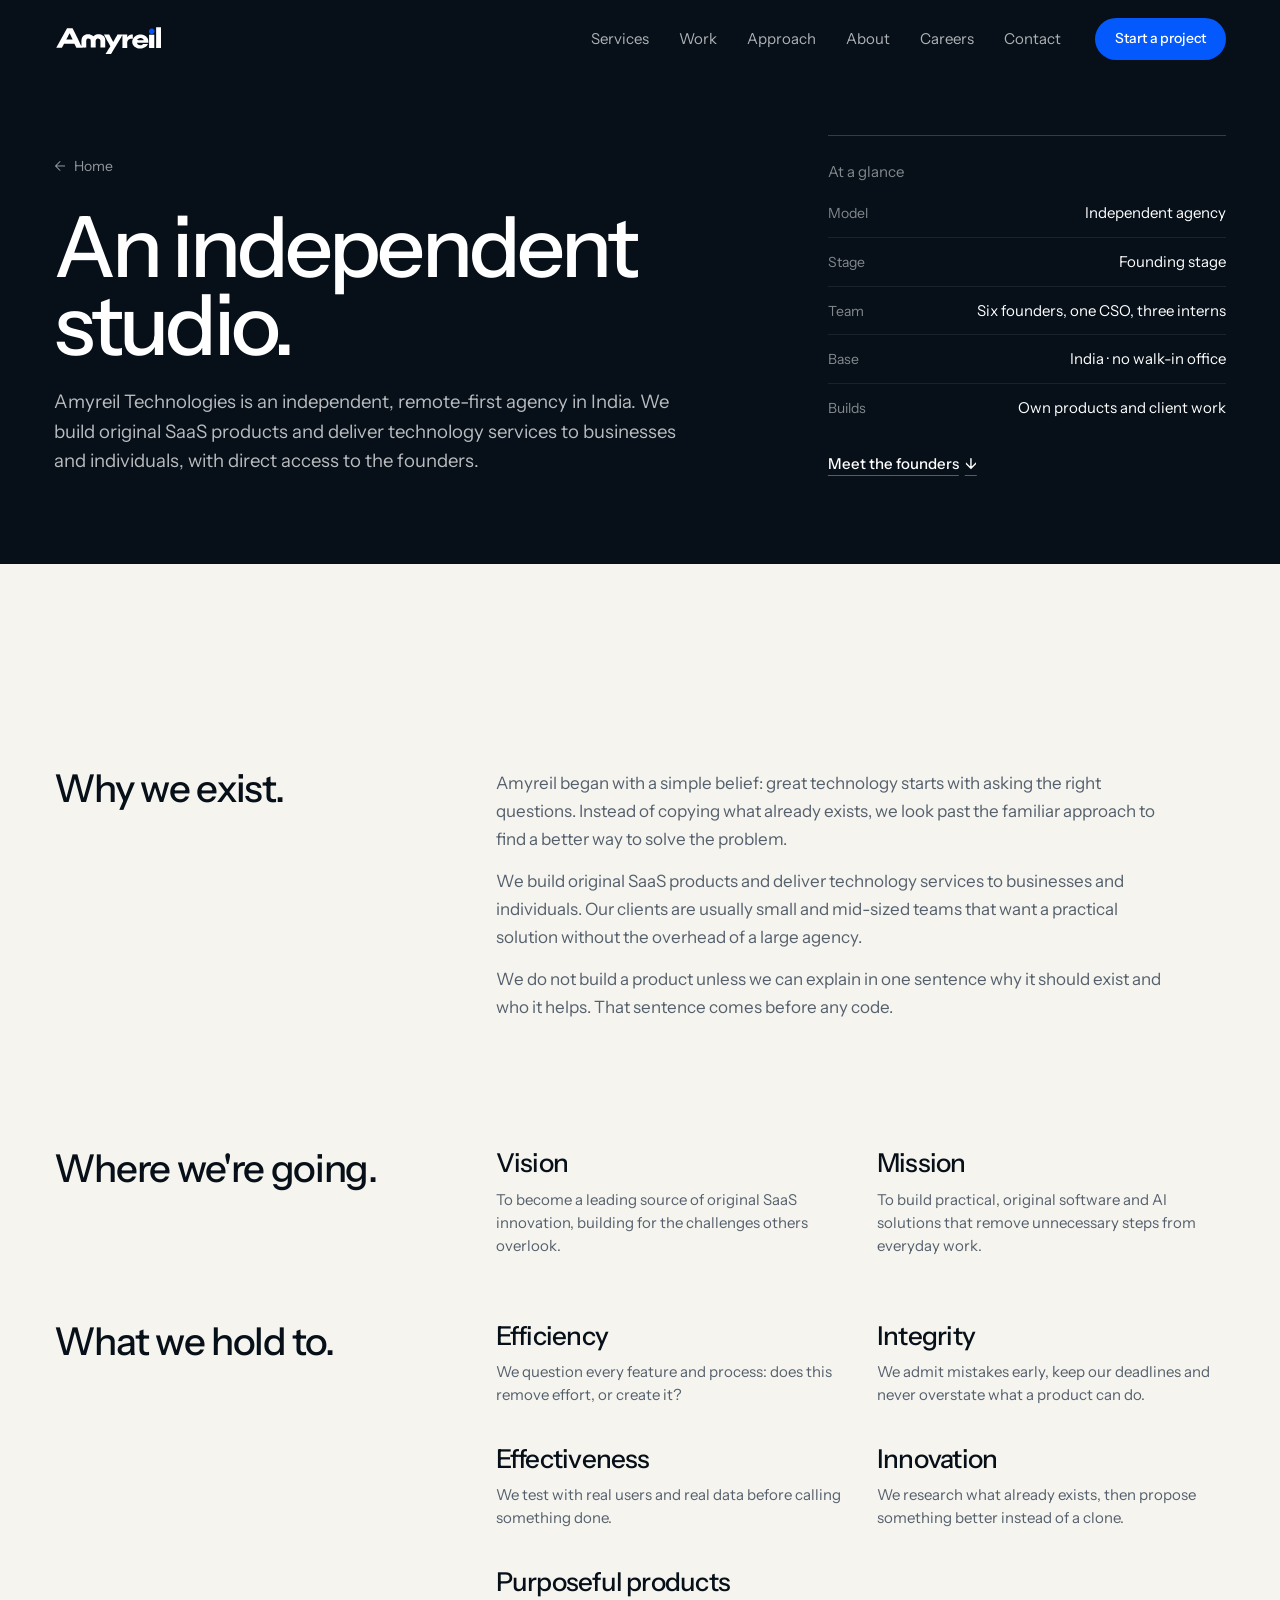
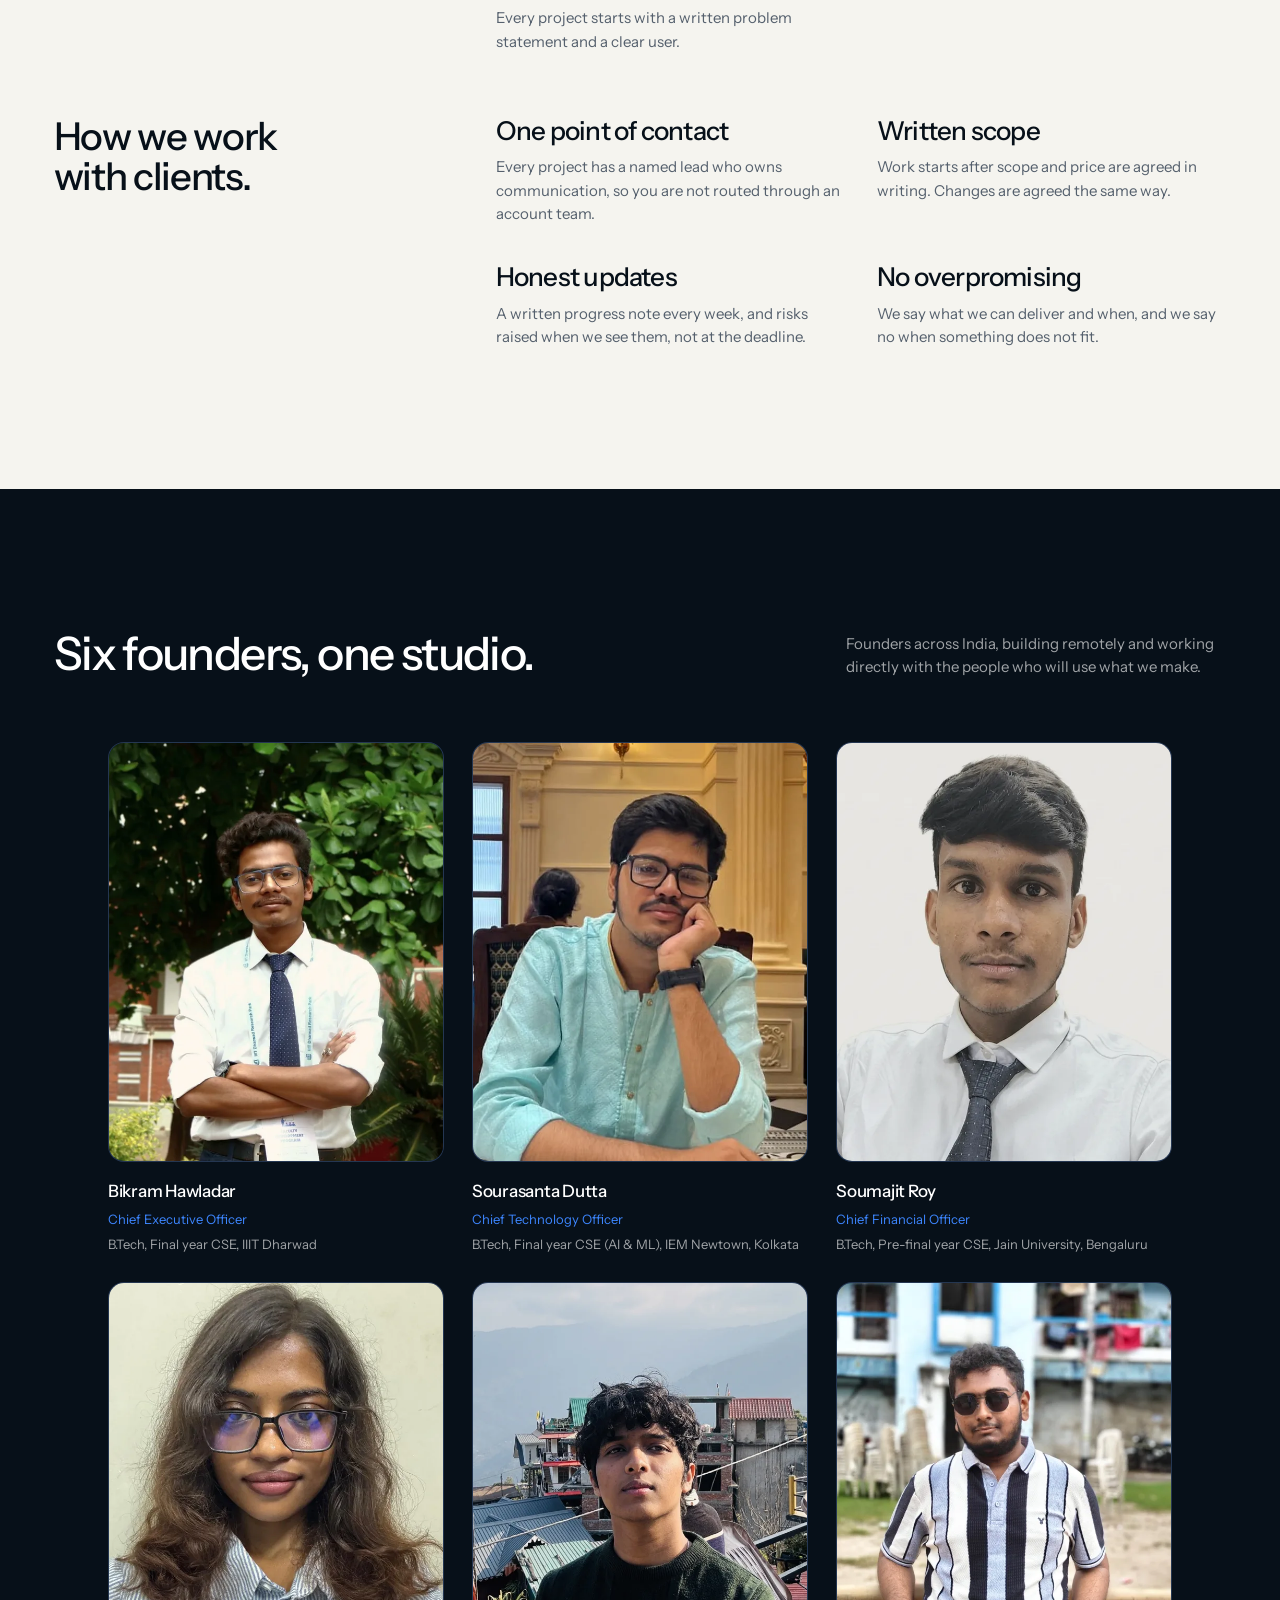
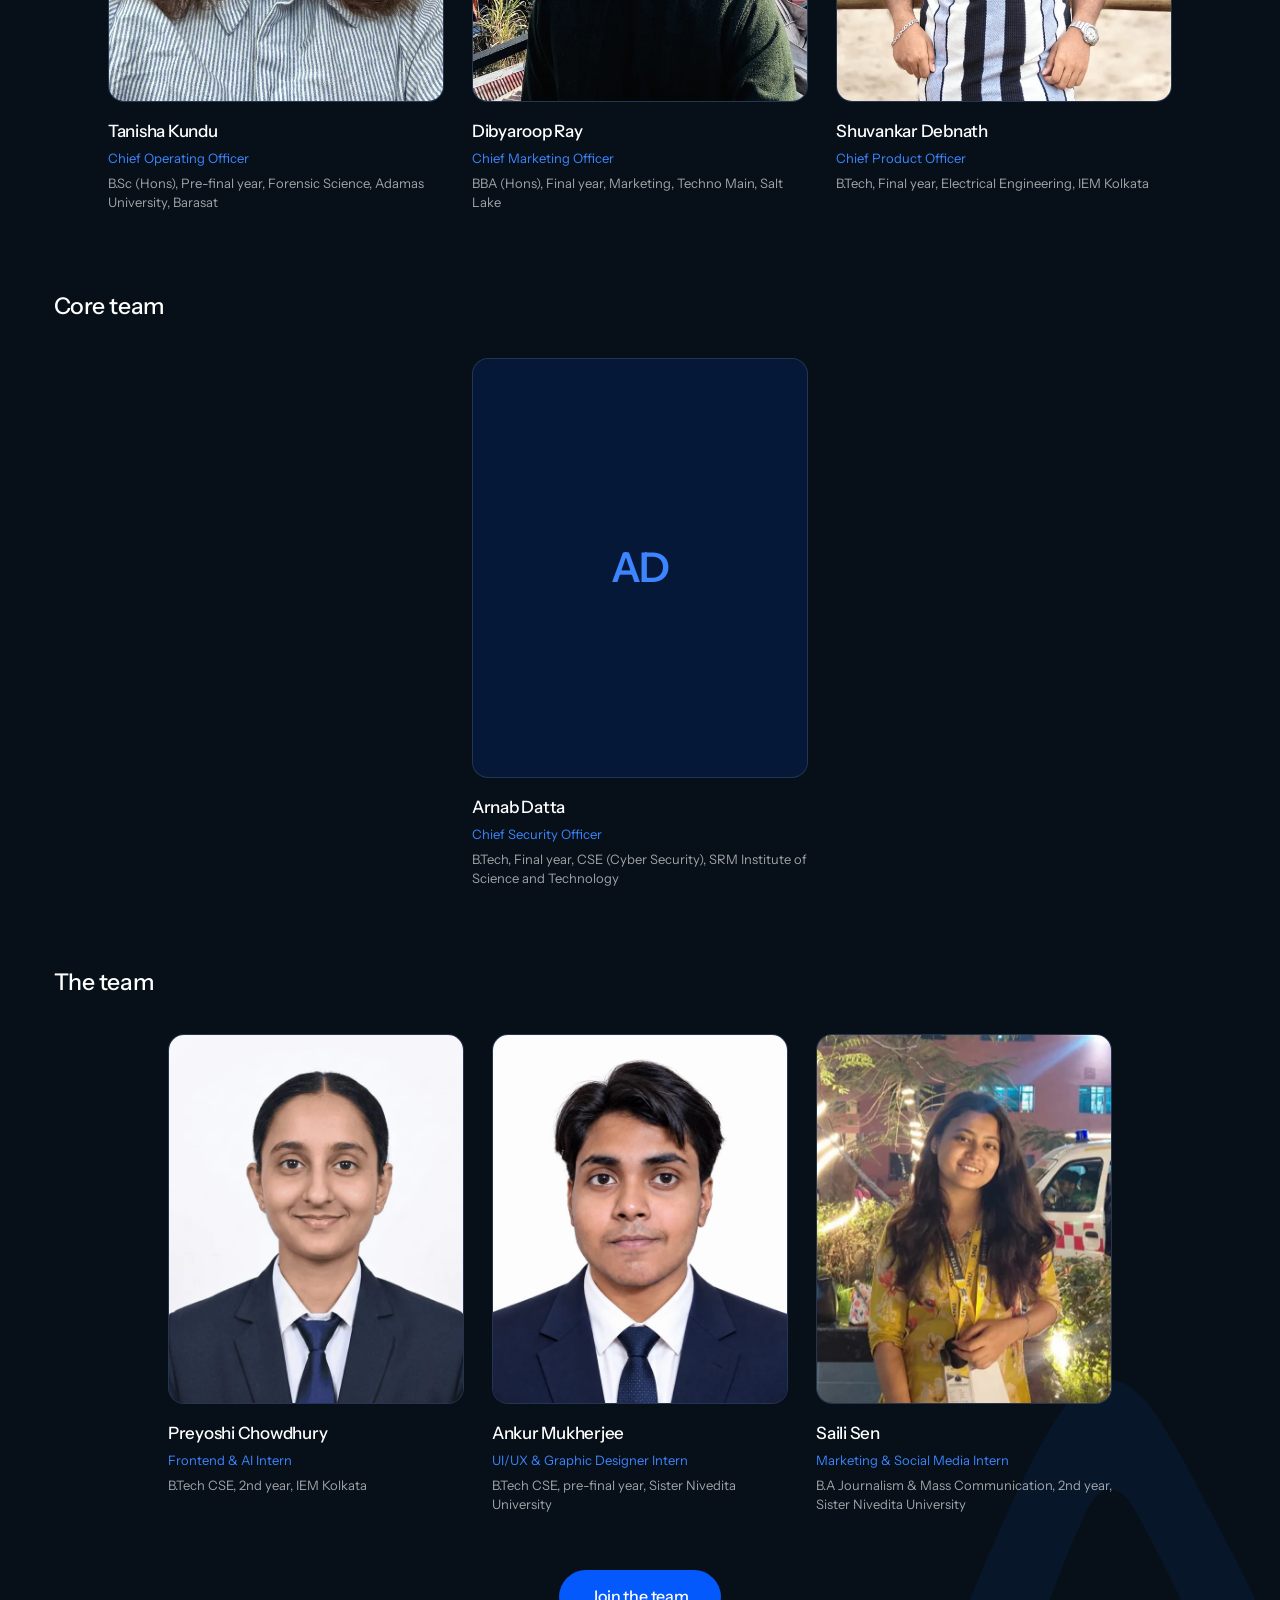
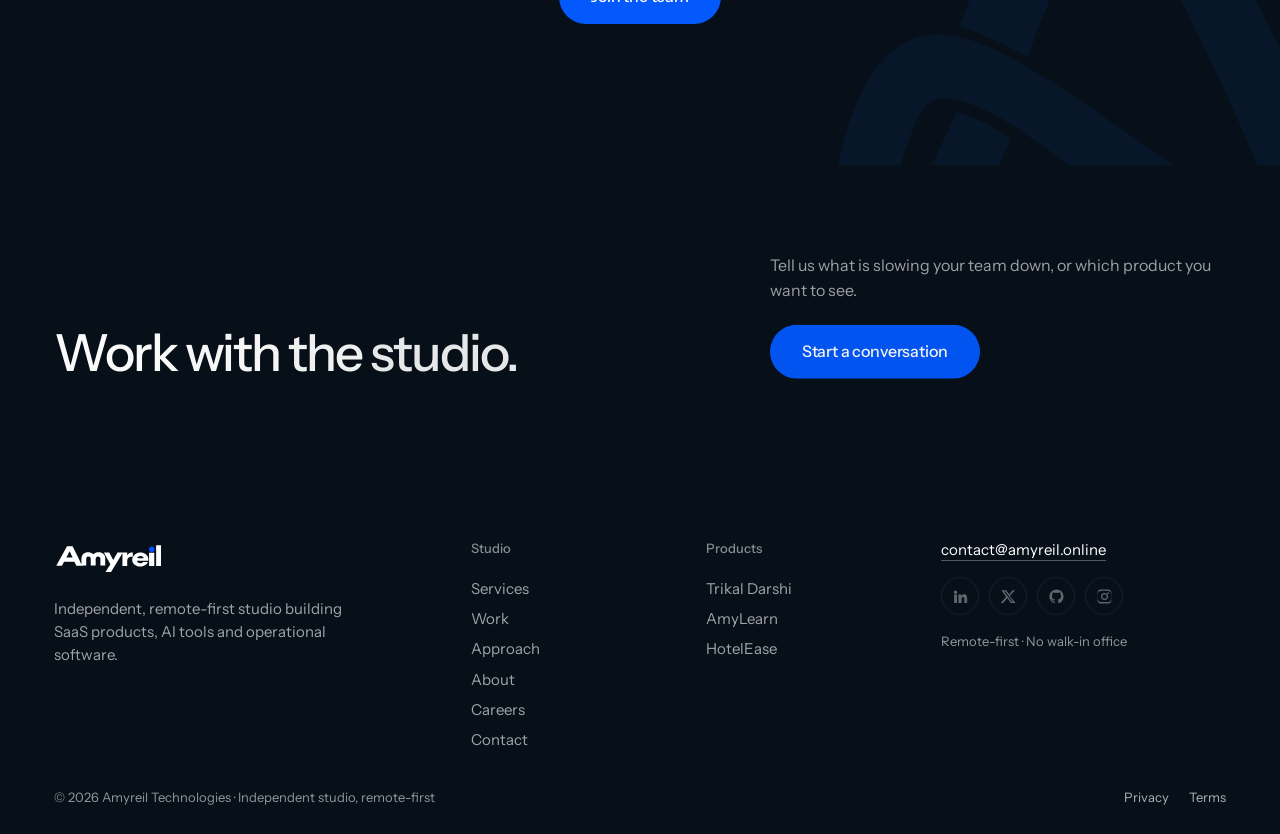
<file: about.html>
<!doctype html>
<html lang="en">
  <head>
    <meta charset="UTF-8" />
    <title>About — Amyreil Technologies</title>
    <meta
      name="description"
      content="Amyreil Technologies is an independent, remote-first agency in India. Meet the founders and the principles behind Trikal Darshi, HotelEase and AmyLearn."
    />
    <link rel="canonical" href="https://www.amyreil.online/about" />
    <meta property="og:type" content="website" />
    <meta property="og:site_name" content="Amyreil Technologies" />
    <meta property="og:title" content="About — Amyreil Technologies" />
    <meta
      property="og:description"
      content="Amyreil Technologies is an independent, remote-first agency in India. Meet the founders and the principles behind Trikal Darshi, HotelEase and AmyLearn."
    />
    <meta property="og:url" content="https://www.amyreil.online/about" />
    <meta
      property="og:image"
      content="https://www.amyreil.online/assets/og-image.jpg"
    />
    <meta property="og:image:width" content="1200" />
    <meta property="og:image:height" content="630" />
    <meta
      property="og:image:alt"
      content="Amyreil Technologies brand card reading Better questions. Better software."
    />
    <meta name="twitter:card" content="summary_large_image" />
    <meta name="twitter:title" content="About — Amyreil Technologies" />
    <meta
      name="twitter:description"
      content="Amyreil Technologies is an independent, remote-first agency in India. Meet the founders and the principles behind Trikal Darshi, HotelEase and AmyLearn."
    />
    <meta
      name="twitter:image"
      content="https://www.amyreil.online/assets/og-image.jpg"
    />
    <meta
      name="twitter:image:alt"
      content="Amyreil Technologies brand card reading Better questions. Better software."
    />
    <meta name="viewport" content="width=device-width, initial-scale=1" />
    <meta name="theme-color" content="#071019" />
    <link rel="icon" type="image/svg+xml" href="assets/brand/favicon.svg" />
    <link rel="preconnect" href="https://fonts.googleapis.com" />
    <link rel="preconnect" href="https://fonts.gstatic.com" crossorigin />
    <link
      href="https://fonts.googleapis.com/css2?family=Instrument+Sans:ital,wght@0,400..700;1,400..700&family=Caveat:wght@500;600&display=swap"
      rel="stylesheet"
    />
    <link rel="stylesheet" href="assets/css/site.css" />
  </head>
  <body>
    <a href="#main" class="skip-link">Skip to main content</a>

    <div id="app">
      <nav class="nav" aria-label="Main navigation">
        <div class="nav-shell">
          <a class="brand" href="/" aria-label="Amyreil Technologies home">
            <img
              src="assets/brand/amyreil-logo-white.svg"
              alt="Amyreil Technologies"
              width="112"
              height="38"
            />
          </a>
          <div class="nav-links">
            <a href="/#capabilities">Services</a>
            <a href="/#work">Work</a>
            <a href="/#loop">Approach</a>
            <a href="/about" aria-current="page">About</a>
            <a href="/careers">Careers</a>
            <a href="/#cta">Contact</a>
          </div>
          <button class="btn btn--nav open-modal" type="button">
            Start a project
          </button>
          <button
            class="menu-btn"
            type="button"
            aria-label="Open menu"
            aria-expanded="false"
            aria-controls="mobileMenu"
          >
            <span></span><span></span>
          </button>
        </div>
      </nav>

      <div
        class="mobile-menu"
        id="mobileMenu"
        role="dialog"
        aria-modal="true"
        aria-label="Menu"
        aria-hidden="true"
      >
        <div class="mobile-menu-inner">
          <div class="mobile-menu-top">
            <a href="/" aria-label="Amyreil Technologies home" data-menu-link>
              <img
                src="assets/brand/amyreil-logo-white.svg"
                alt="Amyreil Technologies"
                width="112"
                height="38"
              />
            </a>
            <button class="menu-close" type="button" aria-label="Close menu">
              <svg
                width="16"
                height="16"
                viewBox="0 0 24 24"
                fill="none"
                stroke="currentColor"
                stroke-width="2"
                aria-hidden="true"
              >
                <path d="M6 6l12 12M18 6L6 18" />
              </svg>
            </button>
          </div>
          <nav class="mobile-links" aria-label="Mobile navigation">
            <a href="/#capabilities" data-menu-link>Services</a>
            <a href="/#work" data-menu-link>Work</a>
            <a href="/#loop" data-menu-link>Approach</a>
            <a href="/about" data-menu-link>About</a>
            <a href="/careers" data-menu-link>Careers</a>
            <a href="/#cta" data-menu-link>Contact</a>
          </nav>
          <button class="btn btn--lg open-modal" type="button">
            Start a project
          </button>
          <a class="mobile-mail" href="mailto:contact@amyreil.online"
            >contact@amyreil.online</a
          >
        </div>
      </div>

      <main id="main">
        <header class="page-hero about-page-hero">
          <div class="shell about-hero-grid">
            <div class="about-hero-main">
              <a class="back-link" href="/"
                ><span aria-hidden="true">←</span> Home</a
              >
              <h1 class="split">An independent studio.</h1>
              <p class="page-lead">
                Amyreil Technologies is an independent, remote-first agency in
                India. We build original SaaS products and deliver technology
                services to businesses and individuals, with direct access to
                the founders.
              </p>
            </div>
            <aside class="about-hero-side" aria-label="Studio at a glance">
              <p class="about-side-title">At a glance</p>
              <dl class="about-side-facts">
                <div>
                  <dt>Model</dt>
                  <dd>Independent agency</dd>
                </div>
                <div>
                  <dt>Stage</dt>
                  <dd>Founding stage</dd>
                </div>
                <div>
                  <dt>Team</dt>
                  <dd>Six founders, one CSO, three interns</dd>
                </div>
                <div>
                  <dt>Base</dt>
                  <dd>India · no walk-in office</dd>
                </div>
                <div>
                  <dt>Builds</dt>
                  <dd>Own products and client work</dd>
                </div>
              </dl>
              <a class="text-link about-side-link" href="#team"
                >Meet the founders <span aria-hidden="true">↓</span></a
              >
            </aside>
          </div>
        </header>

        <section class="section paper about-story">
          <div class="shell">
            <section class="detail-section">
              <div class="detail-grid">
                <h2 class="split">Why we exist.</h2>
                <div class="detail-copy">
                  <p>
                    Amyreil began with a simple belief: great technology starts
                    with asking the right questions. Instead of copying what
                    already exists, we look past the familiar approach to find a
                    better way to solve the problem.
                  </p>
                  <p>
                    We build original SaaS products and deliver technology
                    services to businesses and individuals. Our clients are
                    usually small and mid-sized teams that want a practical
                    solution without the overhead of a large agency.
                  </p>
                  <p>
                    We do not build a product unless we can explain in one
                    sentence why it should exist and who it helps. That sentence
                    comes before any code.
                  </p>
                </div>
              </div>
            </section>
            <div class="detail-grid about-values">
              <h2 class="split">Where we're going.</h2>
              <div class="values">
                <div class="value reveal">
                  <b>Vision</b
                  ><span
                    >To become a leading source of original SaaS innovation,
                    building for the challenges others overlook.</span
                  >
                </div>
                <div class="value reveal">
                  <b>Mission</b
                  ><span
                    >To build practical, original software and AI solutions that
                    remove unnecessary steps from everyday work.</span
                  >
                </div>
              </div>
            </div>
            <div class="detail-grid about-values">
              <h2 class="split">What we hold to.</h2>
              <div class="values">
                <div class="value reveal">
                  <b>Efficiency</b
                  ><span
                    >We question every feature and process: does this remove
                    effort, or create it?</span
                  >
                </div>
                <div class="value reveal">
                  <b>Integrity</b
                  ><span
                    >We admit mistakes early, keep our deadlines and never
                    overstate what a product can do.</span
                  >
                </div>
                <div class="value reveal">
                  <b>Effectiveness</b
                  ><span
                    >We test with real users and real data before calling
                    something done.</span
                  >
                </div>
                <div class="value reveal">
                  <b>Innovation</b
                  ><span
                    >We research what already exists, then propose something
                    better instead of a clone.</span
                  >
                </div>
                <div class="value reveal">
                  <b>Purposeful products</b
                  ><span
                    >Every project starts with a written problem statement and a
                    clear user.</span
                  >
                </div>
              </div>
            </div>
            <div class="detail-grid about-values">
              <h2 class="split">How we work with clients.</h2>
              <div class="values">
                <div class="value reveal">
                  <b>One point of contact</b
                  ><span
                    >Every project has a named lead who owns communication, so
                    you are not routed through an account team.</span
                  >
                </div>
                <div class="value reveal">
                  <b>Written scope</b
                  ><span
                    >Work starts after scope and price are agreed in writing.
                    Changes are agreed the same way.</span
                  >
                </div>
                <div class="value reveal">
                  <b>Honest updates</b
                  ><span
                    >A written progress note every week, and risks raised when
                    we see them, not at the deadline.</span
                  >
                </div>
                <div class="value reveal">
                  <b>No overpromising</b
                  ><span
                    >We say what we can deliver and when, and we say no when
                    something does not fit.</span
                  >
                </div>
              </div>
            </div>
          </div>
        </section>

        <section class="section dark about-page" id="team">
          <img
            class="about-mark"
            src="assets/brand/amyreil-mark-blue.svg"
            alt="Amyreil Technologies mark"
            aria-hidden="true"
          />
          <div class="shell">
            <div class="founders">
              <div class="founders-head">
                <h2 class="split">Six founders, one studio.</h2>
                <p>
                  Founders across India, building remotely and working directly
                  with the people who will use what we make.
                </p>
              </div>
              <div class="founder-grid">
                <article class="founder reveal">
                  <div class="founder-photo">
                    <img
                      src="assets/founders/bikram.webp"
                      alt="Bikram Hawladar, Chief Executive Officer at Amyreil Technologies"
                      width="640"
                      height="800"
                      loading="lazy"
                      decoding="async"
                    />
                    <span class="founder-mono" aria-hidden="true">BH</span>
                  </div>
                  <div class="founder-meta">
                    <b>Bikram Hawladar</b>
                    <span class="founder-role">Chief Executive Officer</span>
                    <span class="founder-study"
                      >B.Tech, Final year CSE, IIIT Dharwad
                    </span>
                  </div>
                </article>
                <article class="founder reveal">
                  <div class="founder-photo">
                    <img
                      src="assets/founders/sourasanta.webp"
                      alt="Sourasanta Dutta, Chief Technology Officer at Amyreil Technologies"
                      width="640"
                      height="800"
                      loading="lazy"
                      decoding="async"
                    />
                    <span class="founder-mono" aria-hidden="true">SD</span>
                  </div>
                  <div class="founder-meta">
                    <b>Sourasanta Dutta</b>
                    <span class="founder-role">Chief Technology Officer</span>
                    <span class="founder-study"
                      >B.Tech, Final year CSE (AI &amp; ML), IEM Newtown,
                      Kolkata</span
                    >
                  </div>
                </article>
                <article class="founder reveal">
                  <div class="founder-photo">
                    <img
                      src="assets/founders/soumajit.webp"
                      alt="Soumajit Roy, Chief Financial Officer at Amyreil Technologies"
                      width="640"
                      height="800"
                      loading="lazy"
                      decoding="async"
                    />
                    <span class="founder-mono" aria-hidden="true">SR</span>
                  </div>
                  <div class="founder-meta">
                    <b>Soumajit Roy</b>
                    <span class="founder-role">Chief Financial Officer</span>
                    <span class="founder-study"
                      >B.Tech, Pre-final year CSE, Jain University, Bengaluru
                    </span>
                  </div>
                </article>
                <article class="founder reveal">
                  <div class="founder-photo">
                    <img
                      src="assets/founders/tanisha.webp"
                      alt="Tanisha Kundu, Chief Operating Officer at Amyreil Technologies"
                      width="640"
                      height="800"
                      loading="lazy"
                      decoding="async"
                    />
                    <span class="founder-mono" aria-hidden="true">TK</span>
                  </div>
                  <div class="founder-meta">
                    <b>Tanisha Kundu</b>
                    <span class="founder-role">Chief Operating Officer</span>
                    <span class="founder-study"
                      >B.Sc (Hons), Pre-final year, Forensic Science, Adamas
                      University, Barasat
                    </span>
                  </div>
                </article>
                <article class="founder reveal">
                  <div class="founder-photo">
                    <img
                      src="assets/founders/dibyaroop.webp"
                      alt="Dibyaroop Ray, Chief Marketing Officer at Amyreil Technologies"
                      width="640"
                      height="800"
                      loading="lazy"
                      decoding="async"
                    />
                    <span class="founder-mono" aria-hidden="true">DR</span>
                  </div>
                  <div class="founder-meta">
                    <b>Dibyaroop Ray</b>
                    <span class="founder-role">Chief Marketing Officer</span>
                    <span class="founder-study"
                      >BBA (Hons), Final year, Marketing, Techno Main, Salt
                      Lake</span
                    >
                  </div>
                </article>
                <article class="founder reveal">
                  <div class="founder-photo">
                    <img
                      src="assets/founders/shuvankar.webp"
                      alt="Shuvankar Debnath, Chief Product Officer at Amyreil Technologies"
                      width="640"
                      height="800"
                      loading="lazy"
                      decoding="async"
                    />
                    <span class="founder-mono" aria-hidden="true">SD</span>
                  </div>
                  <div class="founder-meta">
                    <b>Shuvankar Debnath</b>
                    <span class="founder-role">Chief Product Officer</span>
                    <span class="founder-study"
                      >B.Tech, Final year, Electrical Engineering, IEM
                      Kolkata</span
                    >
                  </div>
                </article>
              </div>

              <div class="team-sub">
                <h3 class="team-sub-head">Core team</h3>
                <div class="team-single">
                  <article class="founder reveal">
                    <div class="founder-photo">
                      <span class="founder-mono" aria-hidden="true">AD</span>
                    </div>
                    <div class="founder-meta">
                      <b>Arnab Datta</b>
                      <span class="founder-role">Chief Security Officer</span>
                      <span class="founder-study"
                        >B.Tech, Final year, CSE (Cyber Security), SRM Institute
                        of Science and Technology
                      </span>
                    </div>
                  </article>
                </div>
              </div>

              <div class="team-sub">
                <h3 class="team-sub-head">The team</h3>
                <div class="founder-grid founder-grid--team">
                  <article class="founder reveal">
                    <div class="founder-photo">
                      <img
                        src="assets/founders/preyoshi.webp"
                        alt="Preyoshi Chowdhury, Frontend and AI Intern at Amyreil Technologies"
                        width="640"
                        height="800"
                        loading="lazy"
                        decoding="async"
                      />
                      <span class="founder-mono" aria-hidden="true">PC</span>
                    </div>
                    <div class="founder-meta">
                      <b>Preyoshi Chowdhury</b>
                      <span class="founder-role">Frontend &amp; AI Intern</span>
                      <span class="founder-study"
                        >B.Tech CSE, 2nd year, IEM Kolkata</span
                      >
                    </div>
                  </article>
                  <article class="founder reveal">
                    <div class="founder-photo">
                      <img
                        src="assets/founders/ankur.webp"
                        alt="Ankur Mukherjee, UI UX and Graphic Design Intern at Amyreil Technologies"
                        width="640"
                        height="800"
                        loading="lazy"
                        decoding="async"
                      />
                      <span class="founder-mono" aria-hidden="true">AM</span>
                    </div>
                    <div class="founder-meta">
                      <b>Ankur Mukherjee</b>
                      <span class="founder-role"
                        >UI/UX &amp; Graphic Designer Intern</span
                      >
                      <span class="founder-study"
                        >B.Tech CSE, pre-final year, Sister Nivedita
                        University</span
                      >
                    </div>
                  </article>
                  <article class="founder reveal">
                    <div class="founder-photo">
                      <img
                        src="assets/founders/saili.webp"
                        alt="Saili Sen, Marketing and Social Media Intern at Amyreil Technologies"
                        width="640"
                        height="800"
                        loading="lazy"
                        decoding="async"
                      />
                      <span class="founder-mono" aria-hidden="true">SS</span>
                    </div>
                    <div class="founder-meta">
                      <b>Saili Sen</b>
                      <span class="founder-role"
                        >Marketing &amp; Social Media Intern</span
                      >
                      <span class="founder-study"
                        >B.A Journalism &amp; Mass Communication, 2nd year,
                        Sister Nivedita University</span
                      >
                    </div>
                  </article>
                </div>
              </div>

              <div class="team-join">
                <a class="btn btn--lg" href="/careers">Join the team</a>
              </div>
            </div>
          </div>
        </section>

        <section class="product-cta">
          <div class="shell product-cta-grid">
            <h2 class="split">Work with the studio.</h2>
            <div>
              <p>
                Tell us what is slowing your team down, or which product you
                want to see.
              </p>
              <button
                class="btn btn--lg open-modal"
                type="button"
                data-service="General Inquiry"
              >
                Start a conversation
              </button>
            </div>
          </div>
        </section>
      </main>

      <footer class="footer" id="footer">
        <div class="shell">
          <div class="footer-top">
            <div class="footer-brand">
              <a class="brand" href="/" aria-label="Amyreil Technologies">
                <img
                  src="assets/brand/amyreil-logo-white.svg"
                  alt="Amyreil Technologies"
                  width="112"
                  height="38"
                />
              </a>
              <p>
                Independent, remote-first studio building SaaS products, AI
                tools and operational software.
              </p>
            </div>
            <nav class="footer-nav" aria-label="Studio">
              <span class="footer-col-title">Studio</span>
              <a href="/#capabilities">Services</a>
              <a href="/#work">Work</a>
              <a href="/#loop">Approach</a>
              <a href="/about">About</a>
              <a href="/careers">Careers</a>
              <a href="/#cta">Contact</a>
            </nav>
            <nav class="footer-nav" aria-label="Products">
              <span class="footer-col-title">Products</span>
              <a href="/trikal-darshi">Trikal Darshi</a>
              <a href="/amylearn">AmyLearn</a>
              <a href="/hotelease">HotelEase</a>
            </nav>
            <div class="footer-contact">
              <a class="footer-mail" href="mailto:contact@amyreil.online"
                >contact@amyreil.online</a
              >
              <!-- Social links: replace each href="#" with the real profile URL when the page exists. -->
              <nav class="social" aria-label="Amyreil on social platforms">
                <a
                  class="social-link"
                  href="#"
                  data-social="LinkedIn"
                  aria-label="Amyreil on LinkedIn"
                >
                  <svg
                    viewBox="0 0 24 24"
                    fill="currentColor"
                    aria-hidden="true"
                  >
                    <path
                      d="M4.98 3.5a2.5 2.5 0 1 1 0 5 2.5 2.5 0 0 1 0-5zM3 9h4v12H3zM9 9h3.8v1.7h.05c.53-1 1.83-2.05 3.77-2.05 4.03 0 4.78 2.65 4.78 6.1V21h-4v-5.4c0-1.29-.02-2.95-1.8-2.95-1.8 0-2.08 1.4-2.08 2.85V21H9z"
                    />
                  </svg>
                </a>
                <a
                  class="social-link"
                  href="#"
                  data-social="X"
                  aria-label="Amyreil on X"
                >
                  <svg
                    viewBox="0 0 24 24"
                    fill="currentColor"
                    aria-hidden="true"
                  >
                    <path
                      d="M17.53 3H21l-7.19 8.21L22 21h-6.56l-5.14-6.72L4.4 21H1l7.62-8.7L1.9 3h6.72l4.65 6.15L17.53 3Zm-1.15 16h1.84L7.7 4.9H5.73L16.38 19Z"
                    />
                  </svg>
                </a>
                <a
                  class="social-link"
                  href="#"
                  data-social="GitHub"
                  aria-label="Amyreil on GitHub"
                >
                  <svg
                    viewBox="0 0 24 24"
                    fill="currentColor"
                    aria-hidden="true"
                  >
                    <path
                      d="M12 2a10 10 0 0 0-3.16 19.49c.5.09.68-.22.68-.48v-1.7c-2.78.6-3.37-1.34-3.37-1.34-.45-1.16-1.11-1.47-1.11-1.47-.91-.62.07-.61.07-.61 1 .07 1.53 1.03 1.53 1.03.89 1.53 2.34 1.09 2.91.83.09-.65.35-1.09.63-1.34-2.22-.25-4.56-1.11-4.56-4.94 0-1.09.39-1.98 1.03-2.68-.1-.25-.45-1.27.1-2.64 0 0 .84-.27 2.75 1.02a9.5 9.5 0 0 1 5 0c1.91-1.29 2.75-1.02 2.75-1.02.55 1.37.2 2.39.1 2.64.64.7 1.03 1.59 1.03 2.68 0 3.84-2.34 4.68-4.57 4.93.36.31.68.92.68 1.85v2.74c0 .27.18.58.69.48A10 10 0 0 0 12 2Z"
                    />
                  </svg>
                </a>
                <a
                  class="social-link"
                  href="#"
                  data-social="Instagram"
                  aria-label="Amyreil on Instagram"
                >
                  <svg
                    viewBox="0 0 24 24"
                    fill="currentColor"
                    aria-hidden="true"
                  >
                    <path
                      d="M12 2.2c3.2 0 3.58.01 4.85.07 1.17.05 1.8.25 2.23.41.56.22.96.48 1.38.9.42.42.68.82.9 1.38.16.42.36 1.06.41 2.23.06 1.27.07 1.65.07 4.85s-.01 3.58-.07 4.85c-.05 1.17-.25 1.8-.41 2.23-.22.56-.48.96-.9 1.38-.42.42-.82.68-1.38.9-.42.16-1.06.36-2.23.41-1.27.06-1.65.07-4.85.07s-3.58-.01-4.85-.07c-1.17-.05-1.8-.25-2.23-.41a3.8 3.8 0 0 1-1.38-.9 3.8 3.8 0 0 1-.9-1.38c-.16-.42-.36-1.06-.41-2.23C2.21 15.58 2.2 15.2 2.2 12s.01-3.58.07-4.85c.05-1.17.25-1.8.41-2.23.22-.56.48-.96.9-1.38.42-.42.82-.68 1.38-.9.42-.16 1.06-.36 2.23-.41C8.42 2.21 8.8 2.2 12 2.2Zm0 1.8c-3.15 0-3.5.01-4.74.07-1.14.05-1.76.24-2.17.4-.55.21-.94.47-1.35.88-.41.41-.67.8-.88 1.35-.16.41-.35 1.03-.4 2.17C2.4 10.11 2.4 10.46 2.4 12s.01 1.89.06 3.13c.05 1.14.24 1.76.4 2.17.21.55.47.94.88 1.35.41.41.8.67 1.35.88.41.16 1.03.35 2.17.4 1.24.06 1.59.07 4.74.07s3.5-.01 4.74-.07c1.14-.05 1.76-.24 2.17-.4.55-.21.94-.47 1.35-.88.41-.41.67-.8.88-1.35.16-.41.35-1.03.4-2.17.06-1.24.07-1.59.07-3.13s-.01-1.89-.07-3.13c-.05-1.14-.24-1.76-.4-2.17a3.6 3.6 0 0 0-.88-1.35 3.6 3.6 0 0 0-1.35-.88c-.41-.16-1.03-.35-2.17-.4C15.5 4.01 15.15 4 12 4Zm0 3.06a4.94 4.94 0 1 1 0 9.88 4.94 4.94 0 0 1 0-9.88Zm0 1.8a3.14 3.14 0 1 0 0 6.28 3.14 3.14 0 0 0 0-6.28Zm5.15-2.82a1.2 1.2 0 1 1 0 2.4 1.2 1.2 0 0 1 0-2.4Z"
                    />
                  </svg>
                </a>
              </nav>
              <p class="footer-place">Remote-first · No walk-in office</p>
            </div>
          </div>
          <div class="footer-bottom">
            <span
              >© 2026 Amyreil Technologies · Independent studio,
              remote-first</span
            >
            <div class="footer-legal">
              <a href="/privacy">Privacy</a>
              <a href="/terms">Terms</a>
            </div>
          </div>
        </div>
      </footer>
    </div>

    <script src="assets/vendor/gsap.min.js"></script>
    <script src="assets/vendor/ScrollTrigger.min.js"></script>
    <script src="assets/vendor/lenis.min.js"></script>
    <script src="assets/js/site.js"></script>
  </body>
</html>
</file>
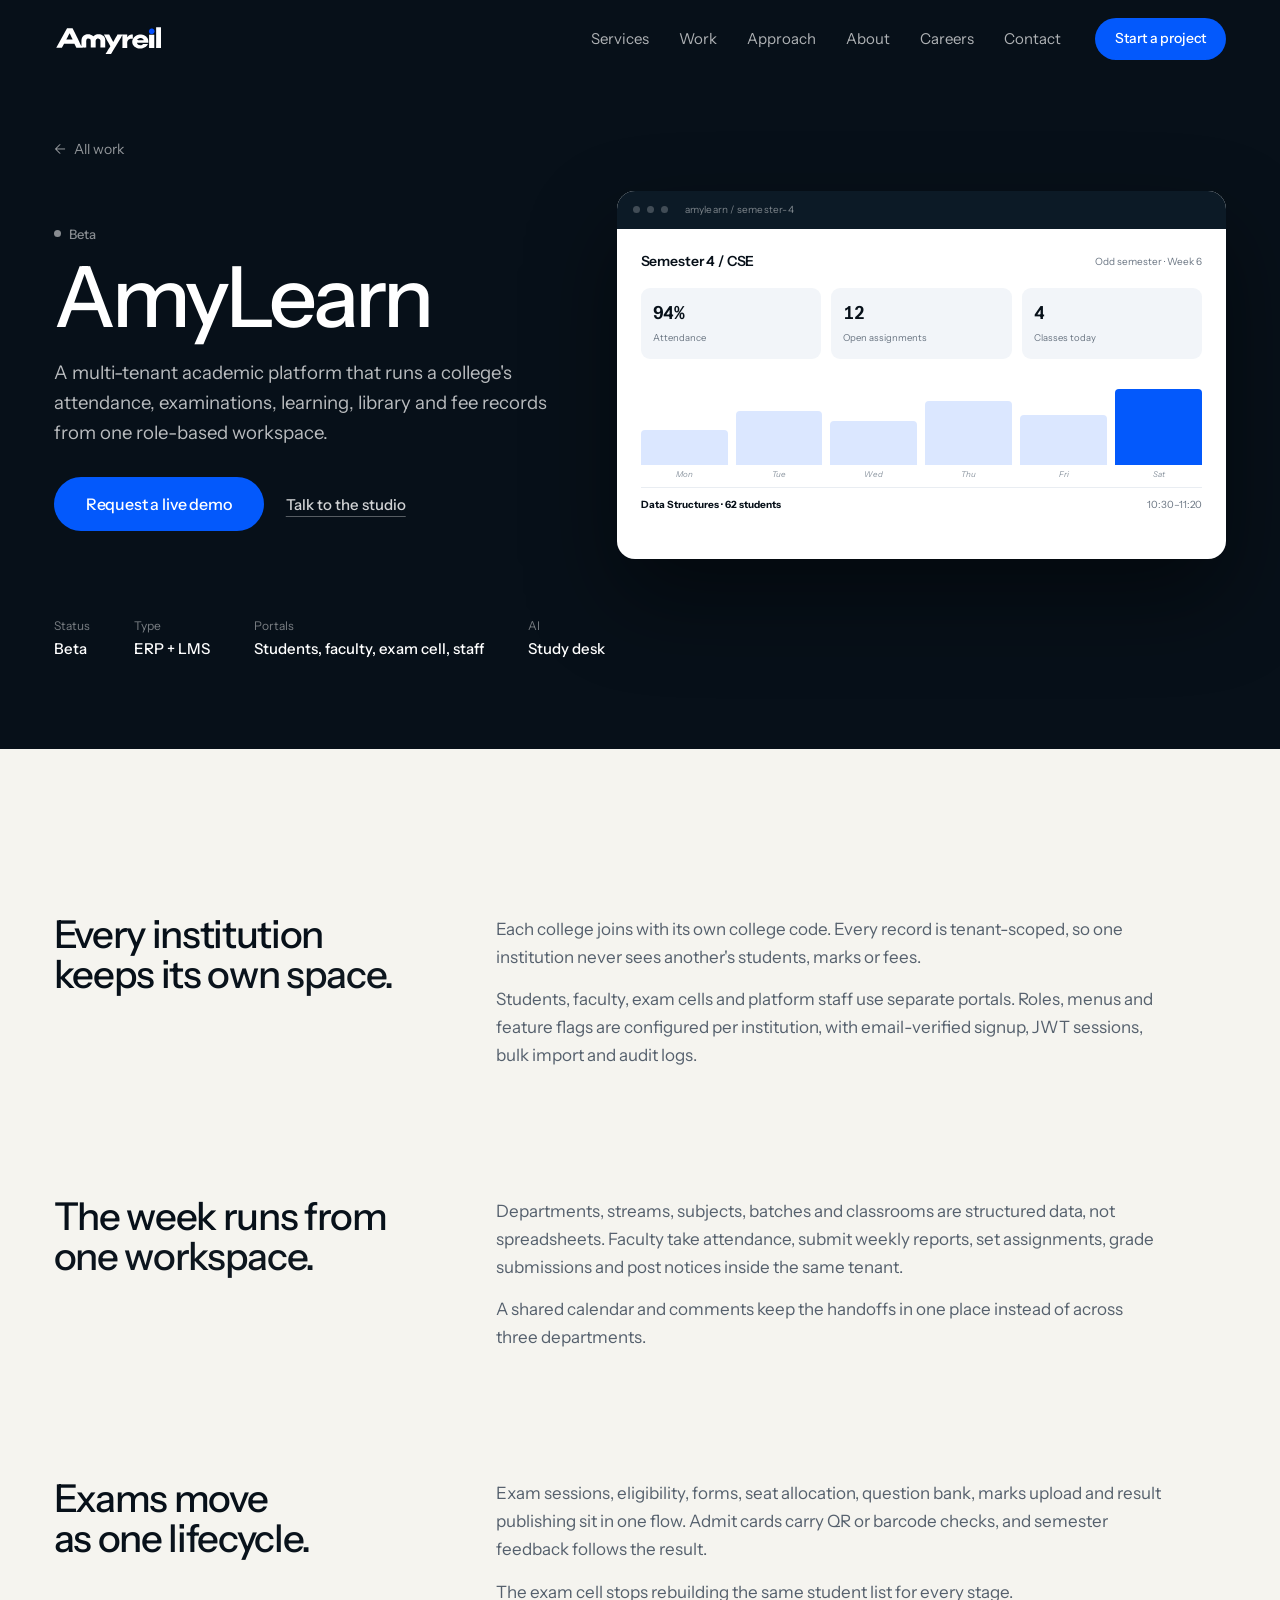
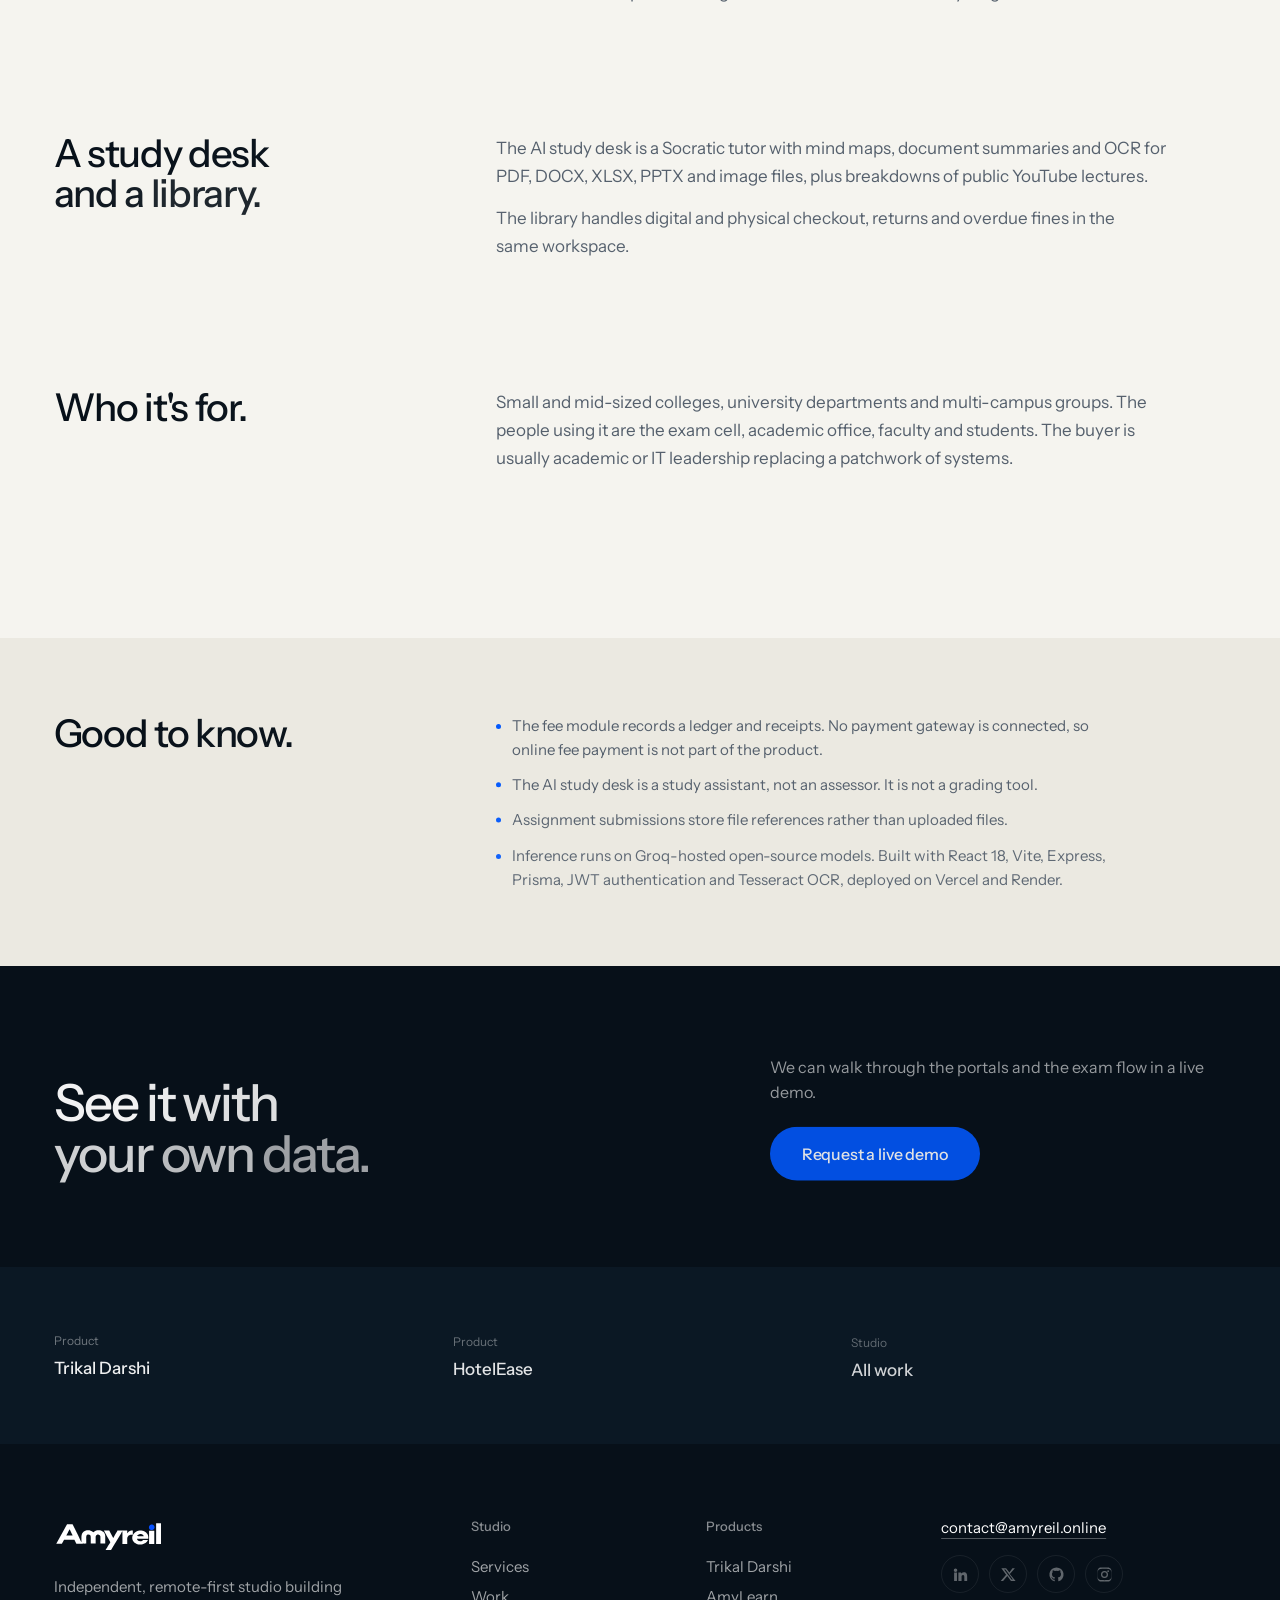
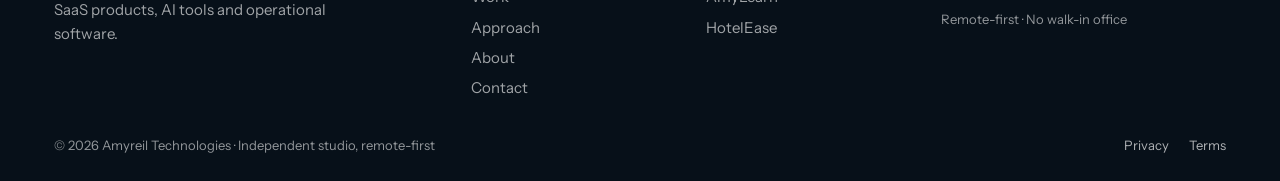
<file: amylearn.html>
<!doctype html>
<html lang="en">
  <head>
    <meta charset="UTF-8" />
    <title>AmyLearn — Academic platform for colleges | Amyreil</title>
    <meta
      name="description"
      content="AmyLearn is a multi-tenant academic platform for attendance, examinations, learning, library and fee records. In beta, with a live demo on request."
    />
    <link rel="canonical" href="https://www.amyreil.online/amylearn" />
    <meta property="og:type" content="website" />
    <meta property="og:site_name" content="Amyreil Technologies" />
    <meta
      property="og:title"
      content="AmyLearn — Academic platform for colleges | Amyreil"
    />
    <meta
      property="og:description"
      content="AmyLearn is a multi-tenant academic platform for attendance, examinations, learning, library and fee records. In beta, with a live demo on request."
    />
    <meta property="og:url" content="https://www.amyreil.online/amylearn" />
    <meta
      property="og:image"
      content="https://www.amyreil.online/assets/og-image.jpg"
    />
    <meta property="og:image:width" content="1200" />
    <meta property="og:image:height" content="630" />
    <meta
      property="og:image:alt"
      content="Amyreil Technologies brand card reading Better questions. Better software."
    />
    <meta name="twitter:card" content="summary_large_image" />
    <meta
      name="twitter:title"
      content="AmyLearn — Academic platform for colleges | Amyreil"
    />
    <meta
      name="twitter:description"
      content="AmyLearn is a multi-tenant academic platform for attendance, examinations, learning, library and fee records. In beta, with a live demo on request."
    />
    <meta
      name="twitter:image"
      content="https://www.amyreil.online/assets/og-image.jpg"
    />
    <meta
      name="twitter:image:alt"
      content="Amyreil Technologies brand card reading Better questions. Better software."
    />
    <meta name="viewport" content="width=device-width, initial-scale=1" />
    <meta name="theme-color" content="#071019" />
    <link rel="icon" type="image/svg+xml" href="assets/brand/favicon.svg" />
    <link rel="preconnect" href="https://fonts.googleapis.com" />
    <link rel="preconnect" href="https://fonts.gstatic.com" crossorigin />
    <link
      href="https://fonts.googleapis.com/css2?family=Instrument+Sans:ital,wght@0,400..700;1,400..700&family=Caveat:wght@500;600&display=swap"
      rel="stylesheet"
    />
    <link rel="stylesheet" href="assets/css/site.css" />
    <script type="application/ld+json">
      {
        "@context": "https://schema.org",
        "@graph": [
          {
            "@type": "SoftwareApplication",
            "@id": "https://www.amyreil.online/amylearn#software",
            "name": "AmyLearn",
            "url": "https://www.amyreil.online/amylearn",
            "description": "A multi-tenant academic platform that runs a college's attendance, examinations, learning, library and fee records from one role-based workspace.",
            "applicationCategory": "EducationalApplication",
            "operatingSystem": "Web",
            "inLanguage": "English",
            "publisher": { "@id": "https://www.amyreil.online/#organization" },
            "isPartOf": { "@id": "https://www.amyreil.online/#website" }
          },
          {
            "@type": "Organization",
            "@id": "https://www.amyreil.online/#organization",
            "name": "Amyreil Technologies",
            "url": "https://www.amyreil.online/",
            "logo": "https://www.amyreil.online/assets/brand/amyreil-mark-512.png"
          },
          {
            "@type": "WebSite",
            "@id": "https://www.amyreil.online/#website",
            "url": "https://www.amyreil.online/",
            "name": "Amyreil Technologies"
          }
        ]
      }
    </script>
  </head>
  <body>
    <a href="#main" class="skip-link">Skip to main content</a>

    <div id="app">
      <nav class="nav" aria-label="Main navigation">
        <div class="nav-shell">
          <a class="brand" href="/" aria-label="Amyreil Technologies home">
            <img
              src="assets/brand/amyreil-logo-white.svg"
              alt="Amyreil Technologies"
              width="112"
              height="38"
            />
          </a>
          <div class="nav-links">
            <a href="/#capabilities">Services</a>
            <a href="/#work">Work</a>
            <a href="/#loop">Approach</a>
            <a href="/about">About</a>
            <a href="/careers">Careers</a>
            <a href="/#cta">Contact</a>
          </div>
          <button class="btn btn--nav open-modal" type="button">
            Start a project
          </button>
          <button
            class="menu-btn"
            type="button"
            aria-label="Open menu"
            aria-expanded="false"
            aria-controls="mobileMenu"
          >
            <span></span><span></span>
          </button>
        </div>
      </nav>

      <div
        class="mobile-menu"
        id="mobileMenu"
        role="dialog"
        aria-modal="true"
        aria-label="Menu"
        aria-hidden="true"
      >
        <div class="mobile-menu-inner">
          <div class="mobile-menu-top">
            <a href="/" aria-label="Amyreil Technologies home" data-menu-link>
              <img
                src="assets/brand/amyreil-logo-white.svg"
                alt="Amyreil Technologies"
                width="112"
                height="38"
              />
            </a>
            <button class="menu-close" type="button" aria-label="Close menu">
              <svg
                width="16"
                height="16"
                viewBox="0 0 24 24"
                fill="none"
                stroke="currentColor"
                stroke-width="2"
                aria-hidden="true"
              >
                <path d="M6 6l12 12M18 6L6 18" />
              </svg>
            </button>
          </div>
          <nav class="mobile-links" aria-label="Mobile navigation">
            <a href="/#capabilities" data-menu-link>Services</a>
            <a href="/#work" data-menu-link>Work</a>
            <a href="/#loop" data-menu-link>Approach</a>
            <a href="/about" data-menu-link>About</a>
            <a href="/careers" data-menu-link>Careers</a>
            <a href="/#cta" data-menu-link>Contact</a>
          </nav>
          <button class="btn btn--lg open-modal" type="button">
            Start a project
          </button>
          <a class="mobile-mail" href="mailto:contact@amyreil.online"
            >contact@amyreil.online</a
          >
        </div>
      </div>

      <main id="main">
        <header class="page-hero">
          <div class="shell">
            <a class="back-link" href="/#work"
              ><span aria-hidden="true">←</span> All work</a
            >
            <div class="page-hero-grid">
              <div>
                <p class="project-status">Beta</p>
                <h1 class="split">AmyLearn</h1>
                <p class="page-lead">
                  A multi-tenant academic platform that runs a college's
                  attendance, examinations, learning, library and fee records
                  from one role-based workspace.
                </p>
                <div class="page-actions">
                  <button
                    class="btn btn--lg open-modal"
                    type="button"
                    data-service="AmyLearn live demo"
                  >
                    Request a live demo
                  </button>
                  <button
                    class="text-link text-link--btn open-modal"
                    type="button"
                    data-service="General Inquiry"
                  >
                    Talk to the studio
                  </button>
                </div>
              </div>
              <div class="page-hero-ui">
                <div class="project-ui reveal">
                  <div class="ui" data-ui>
                    <div class="ui-bar">
                      <i></i><i></i><i></i><span>amylearn / semester-4</span>
                    </div>
                    <div class="ui-body">
                      <div class="ui-main">
                        <div class="ui-head">
                          <b>Semester 4 / CSE</b
                          ><span>Odd semester · Week 6</span>
                        </div>
                        <div class="learn-grid">
                          <div class="learn-stat">
                            <b>94%</b><span>Attendance</span>
                          </div>
                          <div class="learn-stat">
                            <b>12</b><span>Open assignments</span>
                          </div>
                          <div class="learn-stat">
                            <b>4</b><span>Classes today</span>
                          </div>
                        </div>
                        <div class="learn-chart">
                          <i style="--h: 42%" data-d="Mon"></i
                          ><i style="--h: 66%" data-d="Tue"></i
                          ><i style="--h: 54%" data-d="Wed"></i>
                          <i style="--h: 78%" data-d="Thu"></i
                          ><i style="--h: 61%" data-d="Fri"></i
                          ><i style="--h: 92%" data-d="Sat"></i>
                        </div>
                        <div class="learn-row">
                          <b>Data Structures · 62 students</b
                          ><span>10:30–11:20</span>
                        </div>
                      </div>
                    </div>
                  </div>
                </div>
              </div>
            </div>
            <div class="page-facts">
              <div><span>Status</span><b>Beta</b></div>
              <div><span>Type</span><b>ERP + LMS</b></div>
              <div>
                <span>Portals</span><b>Students, faculty, exam cell, staff</b>
              </div>
              <div><span>AI</span><b>Study desk</b></div>
            </div>
          </div>
        </header>

        <div class="page-body">
          <div class="shell">
            <section class="detail-section">
              <div class="detail-grid">
                <h2 class="split">Every institution keeps its own space.</h2>
                <div class="detail-copy">
                  <p>
                    Each college joins with its own college code. Every record
                    is tenant-scoped, so one institution never sees another's
                    students, marks or fees.
                  </p>
                  <p>
                    Students, faculty, exam cells and platform staff use
                    separate portals. Roles, menus and feature flags are
                    configured per institution, with email-verified signup, JWT
                    sessions, bulk import and audit logs.
                  </p>
                </div>
              </div>
            </section>
            <section class="detail-section">
              <div class="detail-grid">
                <h2 class="split">The week runs from one workspace.</h2>
                <div class="detail-copy">
                  <p>
                    Departments, streams, subjects, batches and classrooms are
                    structured data, not spreadsheets. Faculty take attendance,
                    submit weekly reports, set assignments, grade submissions
                    and post notices inside the same tenant.
                  </p>
                  <p>
                    A shared calendar and comments keep the handoffs in one
                    place instead of across three departments.
                  </p>
                </div>
              </div>
            </section>
            <section class="detail-section">
              <div class="detail-grid">
                <h2 class="split">Exams move as one lifecycle.</h2>
                <div class="detail-copy">
                  <p>
                    Exam sessions, eligibility, forms, seat allocation, question
                    bank, marks upload and result publishing sit in one flow.
                    Admit cards carry QR or barcode checks, and semester
                    feedback follows the result.
                  </p>
                  <p>
                    The exam cell stops rebuilding the same student list for
                    every stage.
                  </p>
                </div>
              </div>
            </section>
            <section class="detail-section">
              <div class="detail-grid">
                <h2 class="split">A study desk and a library.</h2>
                <div class="detail-copy">
                  <p>
                    The AI study desk is a Socratic tutor with mind maps,
                    document summaries and OCR for PDF, DOCX, XLSX, PPTX and
                    image files, plus breakdowns of public YouTube lectures.
                  </p>
                  <p>
                    The library handles digital and physical checkout, returns
                    and overdue fines in the same workspace.
                  </p>
                </div>
              </div>
            </section>
            <section class="detail-section">
              <div class="detail-grid">
                <h2 class="split">Who it's for.</h2>
                <div class="detail-copy">
                  <p>
                    Small and mid-sized colleges, university departments and
                    multi-campus groups. The people using it are the exam cell,
                    academic office, faculty and students. The buyer is usually
                    academic or IT leadership replacing a patchwork of systems.
                  </p>
                </div>
              </div>
            </section>
          </div>
        </div>

        <section class="note-band">
          <div class="shell detail-grid">
            <h2 class="split">Good to know.</h2>
            <ul class="note-list">
              <li>
                The fee module records a ledger and receipts. No payment gateway
                is connected, so online fee payment is not part of the product.
              </li>
              <li>
                The AI study desk is a study assistant, not an assessor. It is
                not a grading tool.
              </li>
              <li>
                Assignment submissions store file references rather than
                uploaded files.
              </li>
              <li>
                Inference runs on Groq-hosted open-source models. Built with
                React 18, Vite, Express, Prisma, JWT authentication and
                Tesseract OCR, deployed on Vercel and Render.
              </li>
            </ul>
          </div>
        </section>

        <section class="product-cta">
          <div class="shell product-cta-grid">
            <h2 class="split">See it with your own data.</h2>
            <div>
              <p>
                We can walk through the portals and the exam flow in a live
                demo.
              </p>
              <button
                class="btn btn--lg open-modal"
                type="button"
                data-service="AmyLearn live demo"
              >
                Request a live demo
              </button>
            </div>
          </div>
        </section>

        <section class="more-products">
          <div class="shell more-products-grid">
            <a href="/trikal-darshi"
              ><span>Product</span><b>Trikal Darshi</b></a
            >
            <a href="/hotelease"><span>Product</span><b>HotelEase</b></a>
            <a href="/#work"><span>Studio</span><b>All work</b></a>
          </div>
        </section>
      </main>

      <footer class="footer" id="footer">
        <div class="shell">
          <div class="footer-top">
            <div class="footer-brand">
              <a class="brand" href="/" aria-label="Amyreil Technologies">
                <img
                  src="assets/brand/amyreil-logo-white.svg"
                  alt="Amyreil Technologies"
                  width="112"
                  height="38"
                />
              </a>
              <p>
                Independent, remote-first studio building SaaS products, AI
                tools and operational software.
              </p>
            </div>
            <nav class="footer-nav" aria-label="Studio">
              <span class="footer-col-title">Studio</span>
              <a href="/#capabilities">Services</a>
              <a href="/#work">Work</a>
              <a href="/#loop">Approach</a>
              <a href="/about">About</a>
              <a href="/#cta">Contact</a>
            </nav>
            <nav class="footer-nav" aria-label="Products">
              <span class="footer-col-title">Products</span>
              <a href="/trikal-darshi">Trikal Darshi</a>
              <a href="/amylearn">AmyLearn</a>
              <a href="/hotelease">HotelEase</a>
            </nav>
            <div class="footer-contact">
              <a class="footer-mail" href="mailto:contact@amyreil.online"
                >contact@amyreil.online</a
              >
              <!-- Social links: replace each href="#" with the real profile URL when the page exists. -->
              <nav class="social" aria-label="Amyreil on social platforms">
                <a
                  class="social-link"
                  href="#"
                  data-social="LinkedIn"
                  aria-label="Amyreil on LinkedIn"
                >
                  <svg
                    viewBox="0 0 24 24"
                    fill="currentColor"
                    aria-hidden="true"
                  >
                    <path
                      d="M4.98 3.5a2.5 2.5 0 1 1 0 5 2.5 2.5 0 0 1 0-5zM3 9h4v12H3zM9 9h3.8v1.7h.05c.53-1 1.83-2.05 3.77-2.05 4.03 0 4.78 2.65 4.78 6.1V21h-4v-5.4c0-1.29-.02-2.95-1.8-2.95-1.8 0-2.08 1.4-2.08 2.85V21H9z"
                    />
                  </svg>
                </a>
                <a
                  class="social-link"
                  href="#"
                  data-social="X"
                  aria-label="Amyreil on X"
                >
                  <svg
                    viewBox="0 0 24 24"
                    fill="currentColor"
                    aria-hidden="true"
                  >
                    <path
                      d="M17.53 3H21l-7.19 8.21L22 21h-6.56l-5.14-6.72L4.4 21H1l7.62-8.7L1.9 3h6.72l4.65 6.15L17.53 3Zm-1.15 16h1.84L7.7 4.9H5.73L16.38 19Z"
                    />
                  </svg>
                </a>
                <a
                  class="social-link"
                  href="#"
                  data-social="GitHub"
                  aria-label="Amyreil on GitHub"
                >
                  <svg
                    viewBox="0 0 24 24"
                    fill="currentColor"
                    aria-hidden="true"
                  >
                    <path
                      d="M12 2a10 10 0 0 0-3.16 19.49c.5.09.68-.22.68-.48v-1.7c-2.78.6-3.37-1.34-3.37-1.34-.45-1.16-1.11-1.47-1.11-1.47-.91-.62.07-.61.07-.61 1 .07 1.53 1.03 1.53 1.03.89 1.53 2.34 1.09 2.91.83.09-.65.35-1.09.63-1.34-2.22-.25-4.56-1.11-4.56-4.94 0-1.09.39-1.98 1.03-2.68-.1-.25-.45-1.27.1-2.64 0 0 .84-.27 2.75 1.02a9.5 9.5 0 0 1 5 0c1.91-1.29 2.75-1.02 2.75-1.02.55 1.37.2 2.39.1 2.64.64.7 1.03 1.59 1.03 2.68 0 3.84-2.34 4.68-4.57 4.93.36.31.68.92.68 1.85v2.74c0 .27.18.58.69.48A10 10 0 0 0 12 2Z"
                    />
                  </svg>
                </a>
                <a
                  class="social-link"
                  href="#"
                  data-social="Instagram"
                  aria-label="Amyreil on Instagram"
                >
                  <svg
                    viewBox="0 0 24 24"
                    fill="currentColor"
                    aria-hidden="true"
                  >
                    <path
                      d="M12 2.2c3.2 0 3.58.01 4.85.07 1.17.05 1.8.25 2.23.41.56.22.96.48 1.38.9.42.42.68.82.9 1.38.16.42.36 1.06.41 2.23.06 1.27.07 1.65.07 4.85s-.01 3.58-.07 4.85c-.05 1.17-.25 1.8-.41 2.23-.22.56-.48.96-.9 1.38-.42.42-.82.68-1.38.9-.42.16-1.06.36-2.23.41-1.27.06-1.65.07-4.85.07s-3.58-.01-4.85-.07c-1.17-.05-1.8-.25-2.23-.41a3.8 3.8 0 0 1-1.38-.9 3.8 3.8 0 0 1-.9-1.38c-.16-.42-.36-1.06-.41-2.23C2.21 15.58 2.2 15.2 2.2 12s.01-3.58.07-4.85c.05-1.17.25-1.8.41-2.23.22-.56.48-.96.9-1.38.42-.42.82-.68 1.38-.9.42-.16 1.06-.36 2.23-.41C8.42 2.21 8.8 2.2 12 2.2Zm0 1.8c-3.15 0-3.5.01-4.74.07-1.14.05-1.76.24-2.17.4-.55.21-.94.47-1.35.88-.41.41-.67.8-.88 1.35-.16.41-.35 1.03-.4 2.17C2.4 10.11 2.4 10.46 2.4 12s.01 1.89.06 3.13c.05 1.14.24 1.76.4 2.17.21.55.47.94.88 1.35.41.41.8.67 1.35.88.41.16 1.03.35 2.17.4 1.24.06 1.59.07 4.74.07s3.5-.01 4.74-.07c1.14-.05 1.76-.24 2.17-.4.55-.21.94-.47 1.35-.88.41-.41.67-.8.88-1.35.16-.41.35-1.03.4-2.17.06-1.24.07-1.59.07-3.13s-.01-1.89-.07-3.13c-.05-1.14-.24-1.76-.4-2.17a3.6 3.6 0 0 0-.88-1.35 3.6 3.6 0 0 0-1.35-.88c-.41-.16-1.03-.35-2.17-.4C15.5 4.01 15.15 4 12 4Zm0 3.06a4.94 4.94 0 1 1 0 9.88 4.94 4.94 0 0 1 0-9.88Zm0 1.8a3.14 3.14 0 1 0 0 6.28 3.14 3.14 0 0 0 0-6.28Zm5.15-2.82a1.2 1.2 0 1 1 0 2.4 1.2 1.2 0 0 1 0-2.4Z"
                    />
                  </svg>
                </a>
              </nav>
              <p class="footer-place">Remote-first · No walk-in office</p>
            </div>
          </div>
          <div class="footer-bottom">
            <span
              >© 2026 Amyreil Technologies · Independent studio,
              remote-first</span
            >
            <div class="footer-legal">
              <a href="/privacy">Privacy</a>
              <a href="/terms">Terms</a>
            </div>
          </div>
        </div>
      </footer>
    </div>

    <script src="assets/vendor/gsap.min.js"></script>
    <script src="assets/vendor/ScrollTrigger.min.js"></script>
    <script src="assets/vendor/lenis.min.js"></script>
    <script src="assets/js/site.js"></script>
  </body>
</html>
</file>
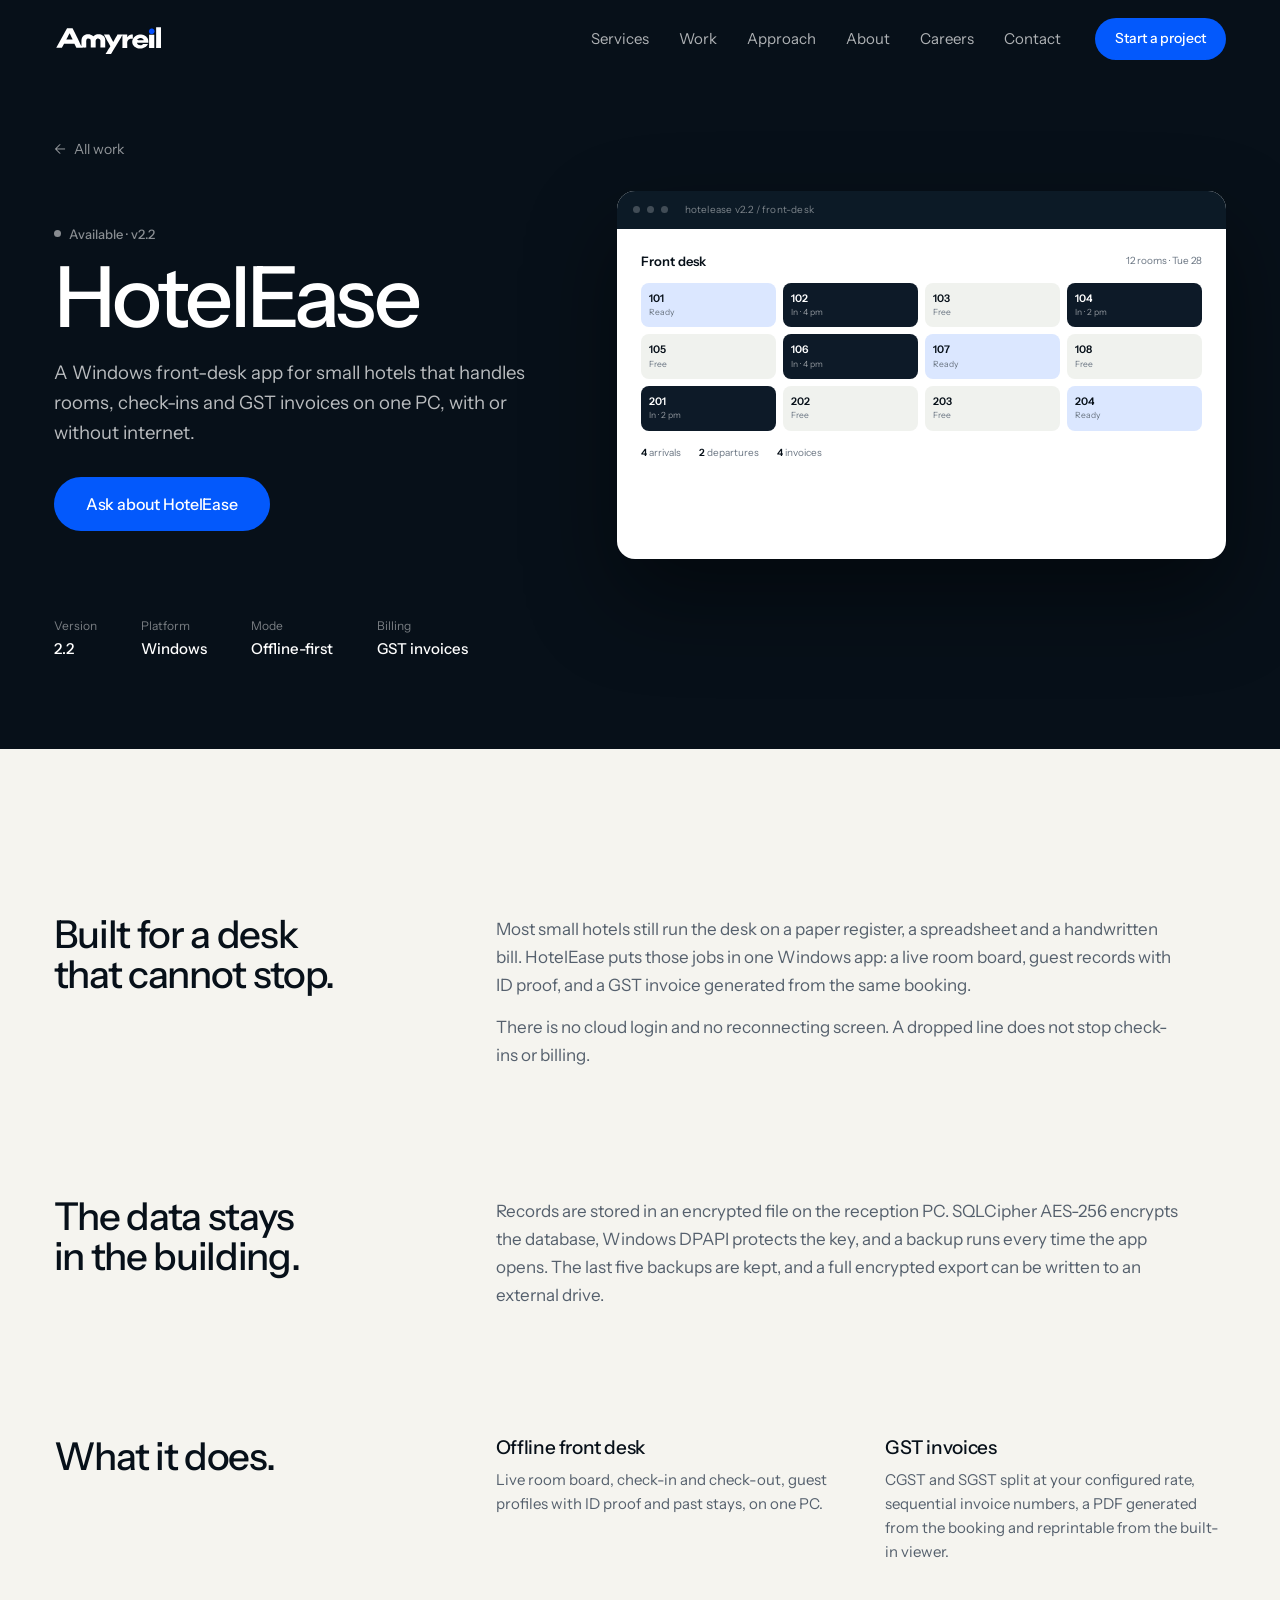
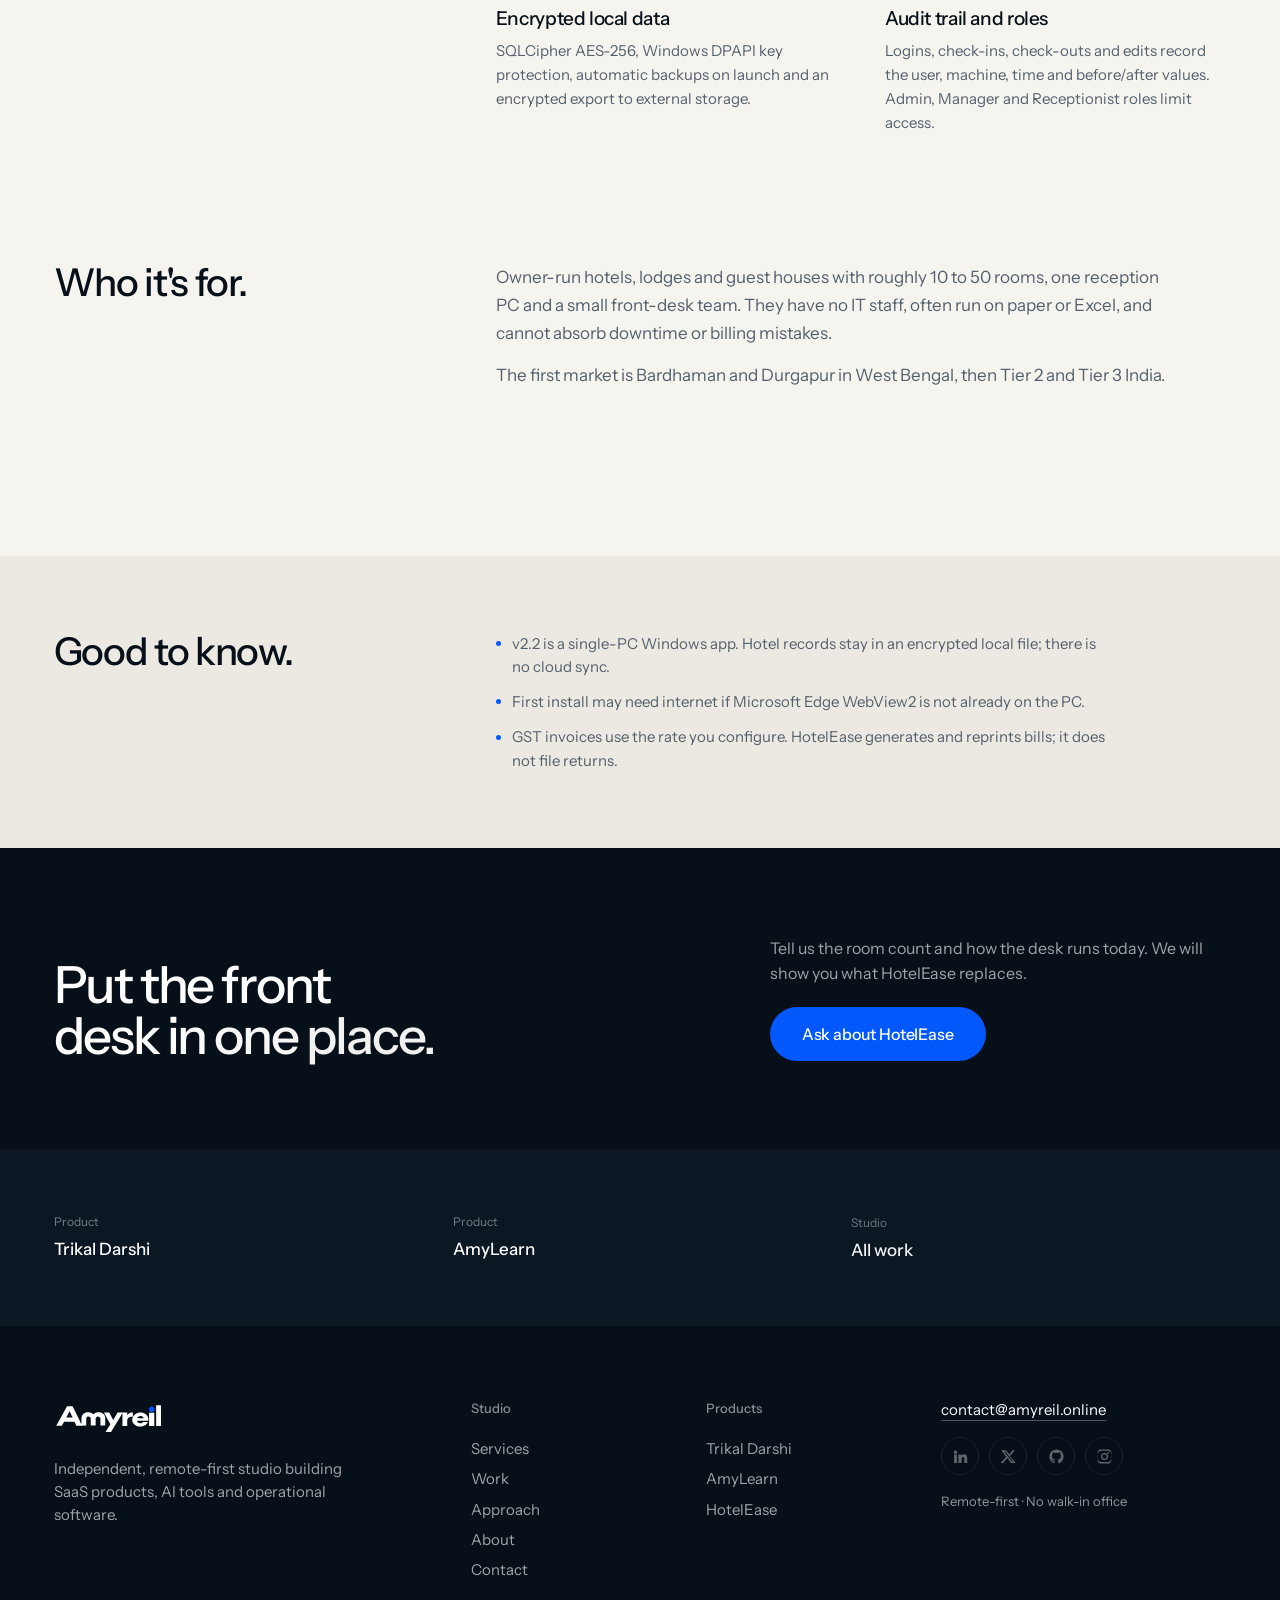
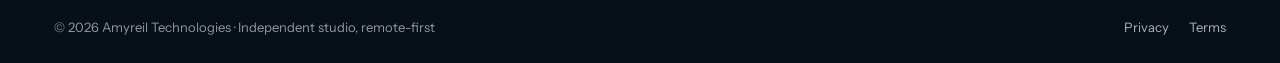
<file: hotelease.html>
<!doctype html>
<html lang="en">
  <head>
    <meta charset="UTF-8" />
    <title>HotelEase — Offline hotel management for Windows | Amyreil</title>
    <meta
      name="description"
      content="HotelEase v2.2 is a Windows front-desk app for small hotels: room board, check-in, GST invoices and encrypted local data. Works without internet."
    />
    <link rel="canonical" href="https://www.amyreil.online/hotelease" />
    <meta property="og:type" content="website" />
    <meta property="og:site_name" content="Amyreil Technologies" />
    <meta
      property="og:title"
      content="HotelEase — Offline hotel management for Windows | Amyreil"
    />
    <meta
      property="og:description"
      content="HotelEase v2.2 is a Windows front-desk app for small hotels: room board, check-in, GST invoices and encrypted local data. Works without internet."
    />
    <meta property="og:url" content="https://www.amyreil.online/hotelease" />
    <meta
      property="og:image"
      content="https://www.amyreil.online/assets/og-image.jpg"
    />
    <meta property="og:image:width" content="1200" />
    <meta property="og:image:height" content="630" />
    <meta
      property="og:image:alt"
      content="Amyreil Technologies brand card reading Better questions. Better software."
    />
    <meta name="twitter:card" content="summary_large_image" />
    <meta
      name="twitter:title"
      content="HotelEase — Offline hotel management for Windows | Amyreil"
    />
    <meta
      name="twitter:description"
      content="HotelEase v2.2 is a Windows front-desk app for small hotels: room board, check-in, GST invoices and encrypted local data. Works without internet."
    />
    <meta
      name="twitter:image"
      content="https://www.amyreil.online/assets/og-image.jpg"
    />
    <meta
      name="twitter:image:alt"
      content="Amyreil Technologies brand card reading Better questions. Better software."
    />
    <meta name="viewport" content="width=device-width, initial-scale=1" />
    <meta name="theme-color" content="#071019" />
    <link rel="icon" type="image/svg+xml" href="assets/brand/favicon.svg" />
    <link rel="preconnect" href="https://fonts.googleapis.com" />
    <link rel="preconnect" href="https://fonts.gstatic.com" crossorigin />
    <link
      href="https://fonts.googleapis.com/css2?family=Instrument+Sans:ital,wght@0,400..700;1,400..700&family=Caveat:wght@500;600&display=swap"
      rel="stylesheet"
    />
    <link rel="stylesheet" href="assets/css/site.css" />
    <script type="application/ld+json">
      {
        "@context": "https://schema.org",
        "@graph": [
          {
            "@type": "SoftwareApplication",
            "@id": "https://www.amyreil.online/hotelease#software",
            "name": "HotelEase",
            "url": "https://www.amyreil.online/hotelease",
            "description": "A Windows front-desk app for small hotels that handles rooms, check-ins and GST invoices on one PC, with or without internet.",
            "applicationCategory": "BusinessApplication",
            "operatingSystem": "Windows",
            "softwareVersion": "2.2",
            "inLanguage": "English",
            "publisher": { "@id": "https://www.amyreil.online/#organization" },
            "isPartOf": { "@id": "https://www.amyreil.online/#website" }
          },
          {
            "@type": "Organization",
            "@id": "https://www.amyreil.online/#organization",
            "name": "Amyreil Technologies",
            "url": "https://www.amyreil.online/",
            "logo": "https://www.amyreil.online/assets/brand/amyreil-mark-512.png"
          },
          {
            "@type": "WebSite",
            "@id": "https://www.amyreil.online/#website",
            "url": "https://www.amyreil.online/",
            "name": "Amyreil Technologies"
          }
        ]
      }
    </script>
  </head>
  <body>
    <a href="#main" class="skip-link">Skip to main content</a>

    <div id="app">
      <nav class="nav" aria-label="Main navigation">
        <div class="nav-shell">
          <a class="brand" href="/" aria-label="Amyreil Technologies home">
            <img
              src="assets/brand/amyreil-logo-white.svg"
              alt="Amyreil Technologies"
              width="112"
              height="38"
            />
          </a>
          <div class="nav-links">
            <a href="/#capabilities">Services</a>
            <a href="/#work">Work</a>
            <a href="/#loop">Approach</a>
            <a href="/about">About</a>
            <a href="/careers">Careers</a>
            <a href="/#cta">Contact</a>
          </div>
          <button class="btn btn--nav open-modal" type="button">
            Start a project
          </button>
          <button
            class="menu-btn"
            type="button"
            aria-label="Open menu"
            aria-expanded="false"
            aria-controls="mobileMenu"
          >
            <span></span><span></span>
          </button>
        </div>
      </nav>

      <div
        class="mobile-menu"
        id="mobileMenu"
        role="dialog"
        aria-modal="true"
        aria-label="Menu"
        aria-hidden="true"
      >
        <div class="mobile-menu-inner">
          <div class="mobile-menu-top">
            <a href="/" aria-label="Amyreil Technologies home" data-menu-link>
              <img
                src="assets/brand/amyreil-logo-white.svg"
                alt="Amyreil Technologies"
                width="112"
                height="38"
              />
            </a>
            <button class="menu-close" type="button" aria-label="Close menu">
              <svg
                width="16"
                height="16"
                viewBox="0 0 24 24"
                fill="none"
                stroke="currentColor"
                stroke-width="2"
                aria-hidden="true"
              >
                <path d="M6 6l12 12M18 6L6 18" />
              </svg>
            </button>
          </div>
          <nav class="mobile-links" aria-label="Mobile navigation">
            <a href="/#capabilities" data-menu-link>Services</a>
            <a href="/#work" data-menu-link>Work</a>
            <a href="/#loop" data-menu-link>Approach</a>
            <a href="/about" data-menu-link>About</a>
            <a href="/careers" data-menu-link>Careers</a>
            <a href="/#cta" data-menu-link>Contact</a>
          </nav>
          <button class="btn btn--lg open-modal" type="button">
            Start a project
          </button>
          <a class="mobile-mail" href="mailto:contact@amyreil.online"
            >contact@amyreil.online</a
          >
        </div>
      </div>

      <main id="main">
        <header class="page-hero">
          <div class="shell">
            <a class="back-link" href="/#work"
              ><span aria-hidden="true">←</span> All work</a
            >
            <div class="page-hero-grid">
              <div>
                <p class="project-status">Available · v2.2</p>
                <h1 class="split">HotelEase</h1>
                <p class="page-lead">
                  A Windows front-desk app for small hotels that handles rooms,
                  check-ins and GST invoices on one PC, with or without
                  internet.
                </p>
                <div class="page-actions">
                  <button
                    class="btn btn--lg open-modal"
                    type="button"
                    data-service="HotelEase for my hotel"
                  >
                    Ask about HotelEase
                  </button>
                </div>
              </div>
              <div class="page-hero-ui">
                <div class="project-ui reveal">
                  <div class="ui" data-ui>
                    <div class="ui-bar">
                      <i></i><i></i><i></i
                      ><span>hotelease v2.2 / front-desk</span>
                    </div>
                    <div class="ui-body">
                      <div class="ui-main">
                        <div class="hotel-top">
                          <b>Front desk</b><span>12 rooms · Tue 28</span>
                        </div>
                        <div class="rooms">
                          <div class="room is-ready">
                            <b>101</b><span>Ready</span>
                          </div>
                          <div class="room is-busy">
                            <b>102</b><span>In · 4 pm</span>
                          </div>
                          <div class="room"><b>103</b><span>Free</span></div>
                          <div class="room is-busy">
                            <b>104</b><span>In · 2 pm</span>
                          </div>
                          <div class="room"><b>105</b><span>Free</span></div>
                          <div class="room is-busy">
                            <b>106</b><span>In · 4 pm</span>
                          </div>
                          <div class="room is-ready">
                            <b>107</b><span>Ready</span>
                          </div>
                          <div class="room"><b>108</b><span>Free</span></div>
                          <div class="room is-busy">
                            <b>201</b><span>In · 2 pm</span>
                          </div>
                          <div class="room"><b>202</b><span>Free</span></div>
                          <div class="room"><b>203</b><span>Free</span></div>
                          <div class="room is-ready">
                            <b>204</b><span>Ready</span>
                          </div>
                        </div>
                        <div class="hotel-foot">
                          <span><b>4</b> arrivals</span
                          ><span><b>2</b> departures</span
                          ><span><b>4</b> invoices</span>
                        </div>
                      </div>
                    </div>
                  </div>
                </div>
              </div>
            </div>
            <div class="page-facts">
              <div><span>Version</span><b>2.2</b></div>
              <div><span>Platform</span><b>Windows</b></div>
              <div><span>Mode</span><b>Offline-first</b></div>
              <div><span>Billing</span><b>GST invoices</b></div>
            </div>
          </div>
        </header>

        <div class="page-body">
          <div class="shell">
            <section class="detail-section">
              <div class="detail-grid">
                <h2 class="split">Built for a desk that cannot stop.</h2>
                <div class="detail-copy">
                  <p>
                    Most small hotels still run the desk on a paper register, a
                    spreadsheet and a handwritten bill. HotelEase puts those
                    jobs in one Windows app: a live room board, guest records
                    with ID proof, and a GST invoice generated from the same
                    booking.
                  </p>
                  <p>
                    There is no cloud login and no reconnecting screen. A
                    dropped line does not stop check-ins or billing.
                  </p>
                </div>
              </div>
            </section>
            <section class="detail-section">
              <div class="detail-grid">
                <h2 class="split">The data stays in the building.</h2>
                <div class="detail-copy">
                  <p>
                    Records are stored in an encrypted file on the reception PC.
                    SQLCipher AES-256 encrypts the database, Windows DPAPI
                    protects the key, and a backup runs every time the app
                    opens. The last five backups are kept, and a full encrypted
                    export can be written to an external drive.
                  </p>
                </div>
              </div>
            </section>
            <section class="detail-section">
              <div class="detail-grid">
                <h2 class="split">What it does.</h2>
                <div class="feature-grid">
                  <article class="feature reveal">
                    <h3>Offline front desk</h3>
                    <p>
                      Live room board, check-in and check-out, guest profiles
                      with ID proof and past stays, on one PC.
                    </p>
                  </article>
                  <article class="feature reveal">
                    <h3>GST invoices</h3>
                    <p>
                      CGST and SGST split at your configured rate, sequential
                      invoice numbers, a PDF generated from the booking and
                      reprintable from the built-in viewer.
                    </p>
                  </article>
                  <article class="feature reveal">
                    <h3>Encrypted local data</h3>
                    <p>
                      SQLCipher AES-256, Windows DPAPI key protection, automatic
                      backups on launch and an encrypted export to external
                      storage.
                    </p>
                  </article>
                  <article class="feature reveal">
                    <h3>Audit trail and roles</h3>
                    <p>
                      Logins, check-ins, check-outs and edits record the user,
                      machine, time and before/after values. Admin, Manager and
                      Receptionist roles limit access.
                    </p>
                  </article>
                </div>
              </div>
            </section>
            <section class="detail-section">
              <div class="detail-grid">
                <h2 class="split">Who it's for.</h2>
                <div class="detail-copy">
                  <p>
                    Owner-run hotels, lodges and guest houses with roughly 10 to
                    50 rooms, one reception PC and a small front-desk team. They
                    have no IT staff, often run on paper or Excel, and cannot
                    absorb downtime or billing mistakes.
                  </p>
                  <p>
                    The first market is Bardhaman and Durgapur in West Bengal,
                    then Tier 2 and Tier 3 India.
                  </p>
                </div>
              </div>
            </section>
          </div>
        </div>

        <section class="note-band">
          <div class="shell detail-grid">
            <h2 class="split">Good to know.</h2>
            <ul class="note-list">
              <li>
                v2.2 is a single-PC Windows app. Hotel records stay in an
                encrypted local file; there is no cloud sync.
              </li>
              <li>
                First install may need internet if Microsoft Edge WebView2 is
                not already on the PC.
              </li>
              <li>
                GST invoices use the rate you configure. HotelEase generates and
                reprints bills; it does not file returns.
              </li>
            </ul>
          </div>
        </section>

        <section class="product-cta">
          <div class="shell product-cta-grid">
            <h2 class="split">Put the front desk in one place.</h2>
            <div>
              <p>
                Tell us the room count and how the desk runs today. We will show
                you what HotelEase replaces.
              </p>
              <button
                class="btn btn--lg open-modal"
                type="button"
                data-service="HotelEase for my hotel"
              >
                Ask about HotelEase
              </button>
            </div>
          </div>
        </section>

        <section class="more-products">
          <div class="shell more-products-grid">
            <a href="/trikal-darshi"
              ><span>Product</span><b>Trikal Darshi</b></a
            >
            <a href="/amylearn"><span>Product</span><b>AmyLearn</b></a>
            <a href="/#work"><span>Studio</span><b>All work</b></a>
          </div>
        </section>
      </main>

      <footer class="footer" id="footer">
        <div class="shell">
          <div class="footer-top">
            <div class="footer-brand">
              <a class="brand" href="/" aria-label="Amyreil Technologies">
                <img
                  src="assets/brand/amyreil-logo-white.svg"
                  alt="Amyreil Technologies"
                  width="112"
                  height="38"
                />
              </a>
              <p>
                Independent, remote-first studio building SaaS products, AI
                tools and operational software.
              </p>
            </div>
            <nav class="footer-nav" aria-label="Studio">
              <span class="footer-col-title">Studio</span>
              <a href="/#capabilities">Services</a>
              <a href="/#work">Work</a>
              <a href="/#loop">Approach</a>
              <a href="/about">About</a>
              <a href="/#cta">Contact</a>
            </nav>
            <nav class="footer-nav" aria-label="Products">
              <span class="footer-col-title">Products</span>
              <a href="/trikal-darshi">Trikal Darshi</a>
              <a href="/amylearn">AmyLearn</a>
              <a href="/hotelease">HotelEase</a>
            </nav>
            <div class="footer-contact">
              <a class="footer-mail" href="mailto:contact@amyreil.online"
                >contact@amyreil.online</a
              >
              <!-- Social links: replace each href="#" with the real profile URL when the page exists. -->
              <nav class="social" aria-label="Amyreil on social platforms">
                <a
                  class="social-link"
                  href="#"
                  data-social="LinkedIn"
                  aria-label="Amyreil on LinkedIn"
                >
                  <svg
                    viewBox="0 0 24 24"
                    fill="currentColor"
                    aria-hidden="true"
                  >
                    <path
                      d="M4.98 3.5a2.5 2.5 0 1 1 0 5 2.5 2.5 0 0 1 0-5zM3 9h4v12H3zM9 9h3.8v1.7h.05c.53-1 1.83-2.05 3.77-2.05 4.03 0 4.78 2.65 4.78 6.1V21h-4v-5.4c0-1.29-.02-2.95-1.8-2.95-1.8 0-2.08 1.4-2.08 2.85V21H9z"
                    />
                  </svg>
                </a>
                <a
                  class="social-link"
                  href="#"
                  data-social="X"
                  aria-label="Amyreil on X"
                >
                  <svg
                    viewBox="0 0 24 24"
                    fill="currentColor"
                    aria-hidden="true"
                  >
                    <path
                      d="M17.53 3H21l-7.19 8.21L22 21h-6.56l-5.14-6.72L4.4 21H1l7.62-8.7L1.9 3h6.72l4.65 6.15L17.53 3Zm-1.15 16h1.84L7.7 4.9H5.73L16.38 19Z"
                    />
                  </svg>
                </a>
                <a
                  class="social-link"
                  href="#"
                  data-social="GitHub"
                  aria-label="Amyreil on GitHub"
                >
                  <svg
                    viewBox="0 0 24 24"
                    fill="currentColor"
                    aria-hidden="true"
                  >
                    <path
                      d="M12 2a10 10 0 0 0-3.16 19.49c.5.09.68-.22.68-.48v-1.7c-2.78.6-3.37-1.34-3.37-1.34-.45-1.16-1.11-1.47-1.11-1.47-.91-.62.07-.61.07-.61 1 .07 1.53 1.03 1.53 1.03.89 1.53 2.34 1.09 2.91.83.09-.65.35-1.09.63-1.34-2.22-.25-4.56-1.11-4.56-4.94 0-1.09.39-1.98 1.03-2.68-.1-.25-.45-1.27.1-2.64 0 0 .84-.27 2.75 1.02a9.5 9.5 0 0 1 5 0c1.91-1.29 2.75-1.02 2.75-1.02.55 1.37.2 2.39.1 2.64.64.7 1.03 1.59 1.03 2.68 0 3.84-2.34 4.68-4.57 4.93.36.31.68.92.68 1.85v2.74c0 .27.18.58.69.48A10 10 0 0 0 12 2Z"
                    />
                  </svg>
                </a>
                <a
                  class="social-link"
                  href="#"
                  data-social="Instagram"
                  aria-label="Amyreil on Instagram"
                >
                  <svg
                    viewBox="0 0 24 24"
                    fill="currentColor"
                    aria-hidden="true"
                  >
                    <path
                      d="M12 2.2c3.2 0 3.58.01 4.85.07 1.17.05 1.8.25 2.23.41.56.22.96.48 1.38.9.42.42.68.82.9 1.38.16.42.36 1.06.41 2.23.06 1.27.07 1.65.07 4.85s-.01 3.58-.07 4.85c-.05 1.17-.25 1.8-.41 2.23-.22.56-.48.96-.9 1.38-.42.42-.82.68-1.38.9-.42.16-1.06.36-2.23.41-1.27.06-1.65.07-4.85.07s-3.58-.01-4.85-.07c-1.17-.05-1.8-.25-2.23-.41a3.8 3.8 0 0 1-1.38-.9 3.8 3.8 0 0 1-.9-1.38c-.16-.42-.36-1.06-.41-2.23C2.21 15.58 2.2 15.2 2.2 12s.01-3.58.07-4.85c.05-1.17.25-1.8.41-2.23.22-.56.48-.96.9-1.38.42-.42.82-.68 1.38-.9.42-.16 1.06-.36 2.23-.41C8.42 2.21 8.8 2.2 12 2.2Zm0 1.8c-3.15 0-3.5.01-4.74.07-1.14.05-1.76.24-2.17.4-.55.21-.94.47-1.35.88-.41.41-.67.8-.88 1.35-.16.41-.35 1.03-.4 2.17C2.4 10.11 2.4 10.46 2.4 12s.01 1.89.06 3.13c.05 1.14.24 1.76.4 2.17.21.55.47.94.88 1.35.41.41.8.67 1.35.88.41.16 1.03.35 2.17.4 1.24.06 1.59.07 4.74.07s3.5-.01 4.74-.07c1.14-.05 1.76-.24 2.17-.4.55-.21.94-.47 1.35-.88.41-.41.67-.8.88-1.35.16-.41.35-1.03.4-2.17.06-1.24.07-1.59.07-3.13s-.01-1.89-.07-3.13c-.05-1.14-.24-1.76-.4-2.17a3.6 3.6 0 0 0-.88-1.35 3.6 3.6 0 0 0-1.35-.88c-.41-.16-1.03-.35-2.17-.4C15.5 4.01 15.15 4 12 4Zm0 3.06a4.94 4.94 0 1 1 0 9.88 4.94 4.94 0 0 1 0-9.88Zm0 1.8a3.14 3.14 0 1 0 0 6.28 3.14 3.14 0 0 0 0-6.28Zm5.15-2.82a1.2 1.2 0 1 1 0 2.4 1.2 1.2 0 0 1 0-2.4Z"
                    />
                  </svg>
                </a>
              </nav>
              <p class="footer-place">Remote-first · No walk-in office</p>
            </div>
          </div>
          <div class="footer-bottom">
            <span
              >© 2026 Amyreil Technologies · Independent studio,
              remote-first</span
            >
            <div class="footer-legal">
              <a href="/privacy">Privacy</a>
              <a href="/terms">Terms</a>
            </div>
          </div>
        </div>
      </footer>
    </div>

    <script src="assets/vendor/gsap.min.js"></script>
    <script src="assets/vendor/ScrollTrigger.min.js"></script>
    <script src="assets/vendor/lenis.min.js"></script>
    <script src="assets/js/site.js"></script>
  </body>
</html>
</file>
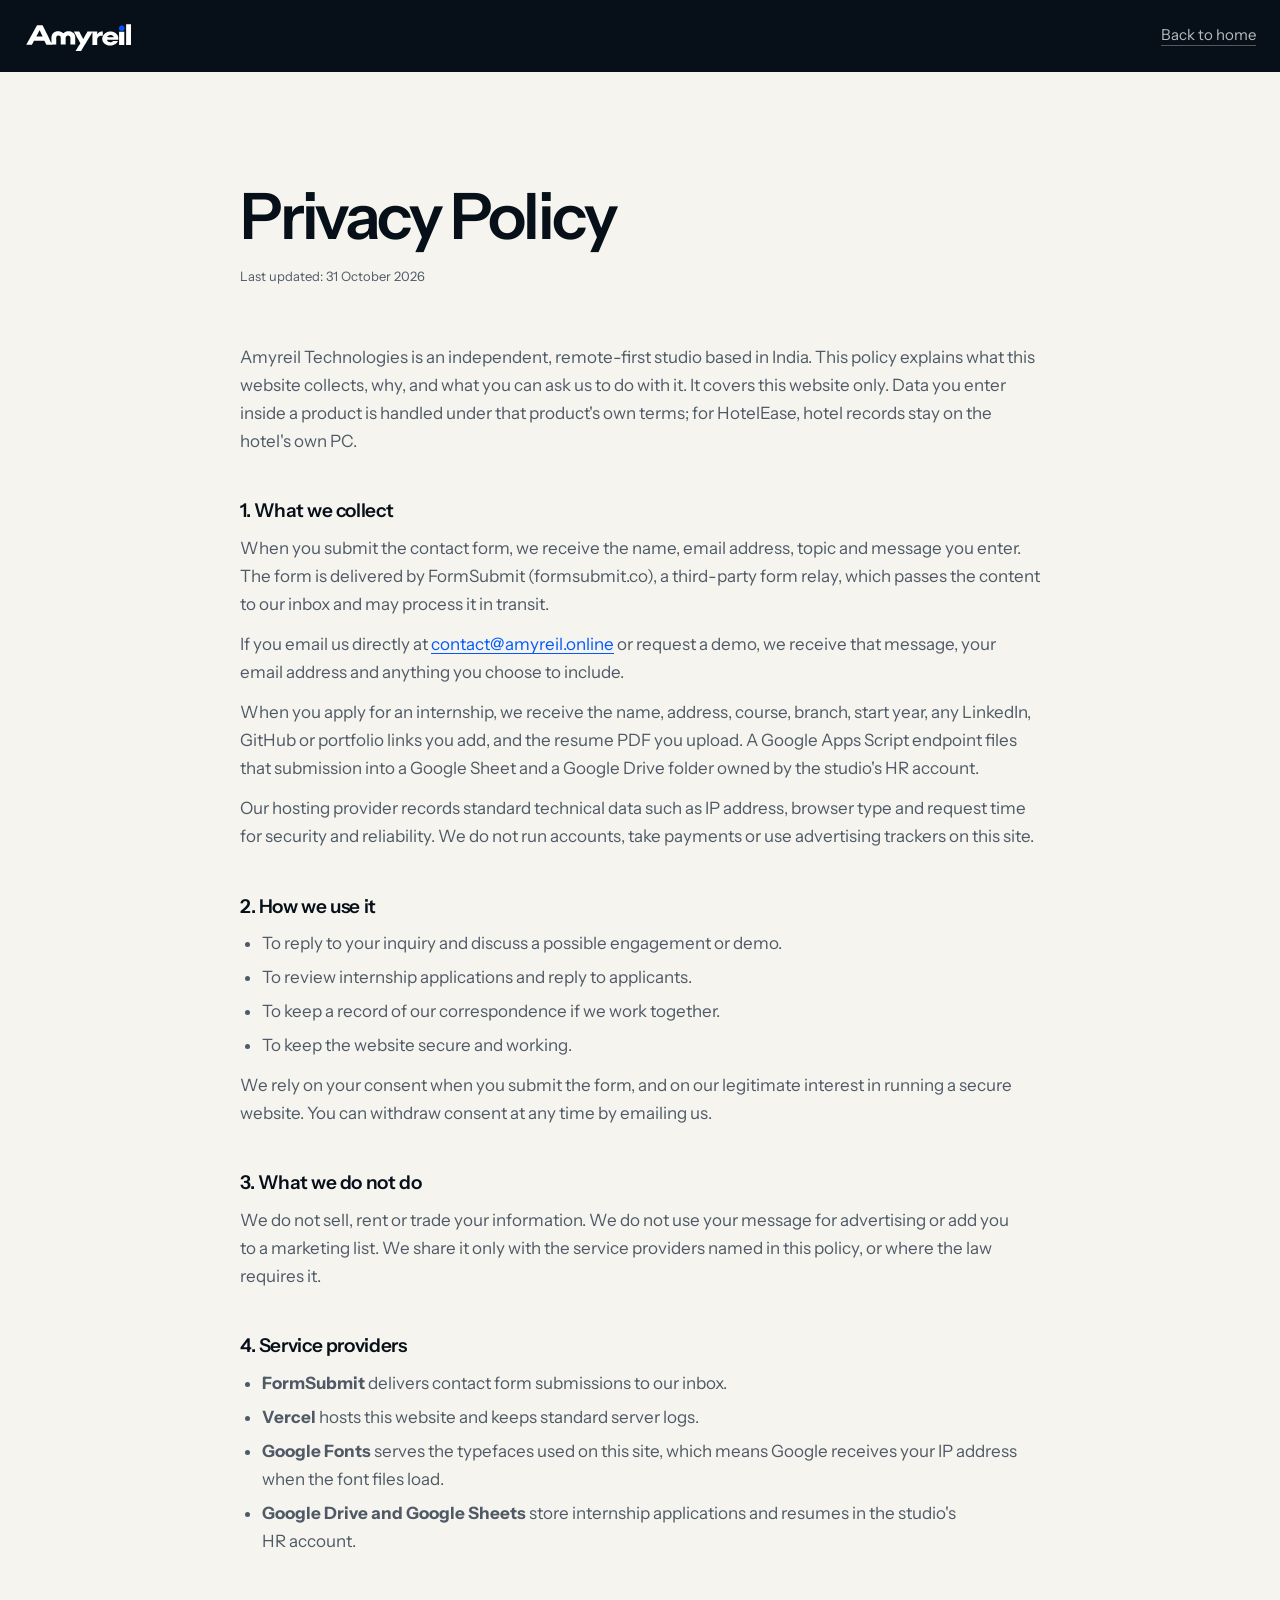
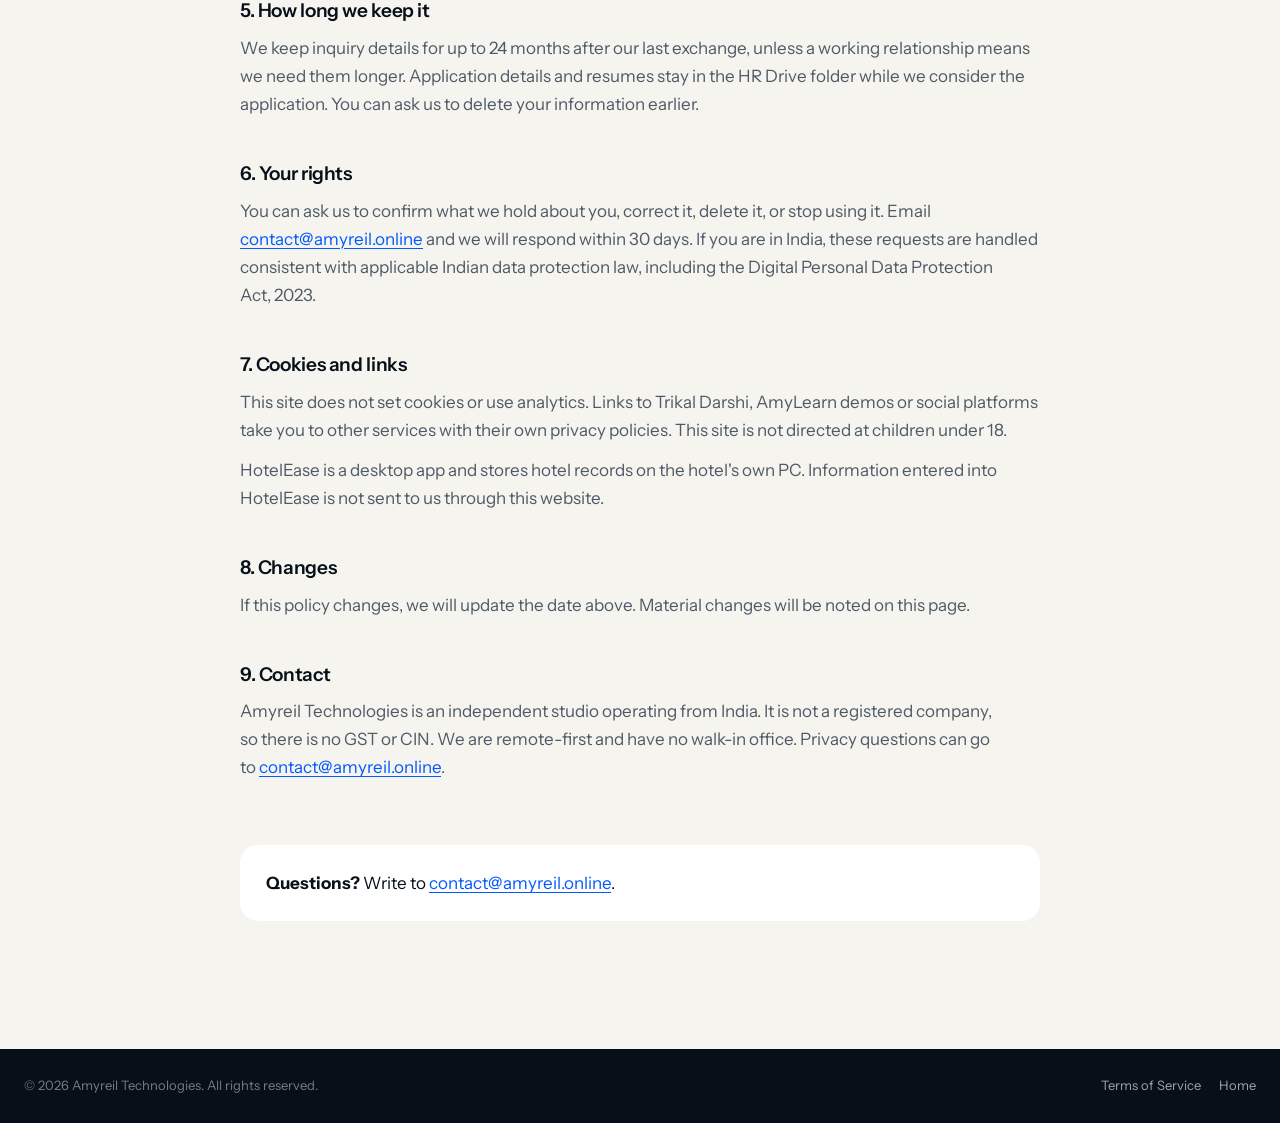
<file: privacy.html>
<!doctype html>
<html lang="en">
  <head>
    <meta charset="UTF-8" />
    <title>Privacy Policy — Amyreil Technologies</title>
    <meta
      name="description"
      content="How Amyreil Technologies handles the information you share when you contact us or use this website."
    />
    <link rel="canonical" href="https://www.amyreil.online/privacy" />
    <meta property="og:type" content="website" />
    <meta property="og:site_name" content="Amyreil Technologies" />
    <meta property="og:title" content="Privacy Policy — Amyreil Technologies" />
    <meta
      property="og:description"
      content="How Amyreil Technologies handles the information you share when you contact us or use this website."
    />
    <meta property="og:url" content="https://www.amyreil.online/privacy" />
    <meta
      property="og:image"
      content="https://www.amyreil.online/assets/og-image.jpg"
    />
    <meta property="og:image:width" content="1200" />
    <meta property="og:image:height" content="630" />
    <meta
      property="og:image:alt"
      content="Amyreil Technologies brand card reading Better questions. Better software."
    />
    <meta name="twitter:card" content="summary_large_image" />
    <meta
      name="twitter:title"
      content="Privacy Policy — Amyreil Technologies"
    />
    <meta
      name="twitter:description"
      content="How Amyreil Technologies handles the information you share when you contact us or use this website."
    />
    <meta
      name="twitter:image"
      content="https://www.amyreil.online/assets/og-image.jpg"
    />
    <meta
      name="twitter:image:alt"
      content="Amyreil Technologies brand card reading Better questions. Better software."
    />
    <meta name="viewport" content="width=device-width, initial-scale=1" />
    <meta name="theme-color" content="#071019" />
    <link rel="icon" type="image/svg+xml" href="assets/brand/favicon.svg" />
    <link rel="preconnect" href="https://fonts.googleapis.com" />
    <link rel="preconnect" href="https://fonts.gstatic.com" crossorigin />
    <link
      href="https://fonts.googleapis.com/css2?family=Instrument+Sans:ital,wght@0,400..700;1,400..700&display=swap"
      rel="stylesheet"
    />
    <style>
      :root {
        --ink: #071019;
        --paper: #f5f4ef;
        --blue: #0359fc;
        --muted: #4f5a66;
        --font-sans: "Instrument Sans", "Helvetica Neue", Arial, sans-serif;
      }
      * {
        box-sizing: border-box;
        margin: 0;
        padding: 0;
      }
      body {
        font-family: var(--font-sans);
        color: var(--ink);
        background: var(--paper);
        font-size: 1.0625rem;
        line-height: 1.65;
        -webkit-font-smoothing: antialiased;
      }
      a {
        color: inherit;
        text-decoration: none;
      }
      :focus-visible {
        outline: 2px solid var(--blue);
        outline-offset: 3px;
      }

      .site-head {
        background: var(--ink);
        color: #fff;
      }
      .site-head-inner {
        width: min(1320px, calc(100% - 48px));
        margin: 0 auto;
        padding: 17px 0;
        display: flex;
        align-items: center;
        justify-content: space-between;
        gap: 20px;
      }
      .site-head img {
        width: 112px;
        height: auto;
        display: block;
      }
      .back-link {
        font-size: 0.9375rem;
        color: rgba(255, 255, 255, 0.72);
        text-decoration: underline;
        text-decoration-thickness: 1px;
        text-underline-offset: 5px;
        text-decoration-color: rgba(255, 255, 255, 0.3);
      }
      .back-link:hover {
        color: #fff;
        text-decoration-color: #fff;
      }

      main {
        width: min(800px, calc(100% - 48px));
        margin: 0 auto;
        padding: clamp(64px, 9vw, 112px) 0 clamp(80px, 10vw, 128px);
      }
      h1 {
        font-size: clamp(2.75rem, 5vw, 4rem);
        font-weight: 600;
        line-height: 1;
        letter-spacing: -0.04em;
      }
      .updated {
        font-size: 0.8125rem;
        color: var(--muted);
        margin: 18px 0 clamp(36px, 5vw, 56px);
      }
      h2 {
        font-size: 1.1875rem;
        font-weight: 600;
        letter-spacing: -0.02em;
        line-height: 1.3;
        margin: clamp(30px, 4vw, 44px) 0 10px;
      }
      p,
      li {
        color: var(--muted);
        font-size: 1.0625rem;
        margin-bottom: 12px;
        text-wrap: pretty;
      }
      ul {
        padding-left: 22px;
        margin-bottom: 12px;
      }
      li {
        margin-bottom: 6px;
      }
      .mail {
        color: var(--blue);
        text-decoration: underline;
        text-underline-offset: 3px;
        text-decoration-thickness: 1px;
      }
      .note {
        margin-top: clamp(40px, 6vw, 64px);
        padding: 24px 26px;
        background: #fff;
        border-radius: 18px;
      }
      .note p {
        margin: 0;
        color: var(--ink);
      }
      .note a {
        color: var(--blue);
        text-decoration: underline;
        text-underline-offset: 3px;
      }
      footer {
        background: var(--ink);
        color: rgba(255, 255, 255, 0.45);
        font-size: 0.8125rem;
      }
      .foot-inner {
        width: min(1320px, calc(100% - 48px));
        margin: 0 auto;
        padding: 26px 0;
        display: flex;
        justify-content: space-between;
        gap: 20px;
        flex-wrap: wrap;
      }
      .foot-inner a {
        color: rgba(255, 255, 255, 0.62);
      }
      .foot-inner a:hover {
        color: #fff;
      }
      .foot-links {
        display: flex;
        gap: 18px;
      }
      @media (max-width: 560px) {
        .site-head-inner,
        main,
        .foot-inner {
          width: calc(100% - 40px);
        }
        .site-head img {
          width: 96px;
        }
        .foot-inner {
          flex-direction: column;
          gap: 10px;
        }
      }
    </style>
  </head>
  <body>
    <header class="site-head">
      <div class="site-head-inner">
        <a href="/" aria-label="Amyreil Technologies home">
          <img
            src="assets/brand/amyreil-logo-white.svg"
            alt="Amyreil Technologies"
            width="112"
            height="38"
          />
        </a>
        <a class="back-link" href="/">Back to home</a>
      </div>
    </header>

    <main>
      <h1>Privacy Policy</h1>
      <p class="updated">Last updated: 31 October 2026</p>

      <p>
        Amyreil Technologies is an independent, remote-first studio based in
        India. This policy explains what this website collects, why, and what
        you can ask us to do with it. It covers this website only. Data you
        enter inside a product is handled under that product's own terms; for
        HotelEase, hotel records stay on the hotel's own PC.
      </p>

      <h2>1. What we collect</h2>
      <p>
        When you submit the contact form, we receive the name, email address,
        topic and message you enter. The form is delivered by FormSubmit
        (formsubmit.co), a third-party form relay, which passes the content to
        our inbox and may process it in transit.
      </p>
      <p>
        If you email us directly at
        <a class="mail" href="mailto:contact@amyreil.online"
          >contact@amyreil.online</a
        >
        or request a demo, we receive that message, your email address and
        anything you choose to include.
      </p>
      <p>
        When you apply for an internship, we receive the name, address, course,
        branch, start year, any LinkedIn, GitHub or portfolio links you add, and
        the resume PDF you upload. A Google Apps Script endpoint files that
        submission into a Google Sheet and a Google Drive folder owned by the
        studio's HR account.
      </p>
      <p>
        Our hosting provider records standard technical data such as IP address,
        browser type and request time for security and reliability. We do not
        run accounts, take payments or use advertising trackers on this site.
      </p>

      <h2>2. How we use it</h2>
      <ul>
        <li>
          To reply to your inquiry and discuss a possible engagement or demo.
        </li>
        <li>To review internship applications and reply to applicants.</li>
        <li>To keep a record of our correspondence if we work together.</li>
        <li>To keep the website secure and working.</li>
      </ul>
      <p>
        We rely on your consent when you submit the form, and on our legitimate
        interest in running a secure website. You can withdraw consent at any
        time by emailing us.
      </p>

      <h2>3. What we do not do</h2>
      <p>
        We do not sell, rent or trade your information. We do not use your
        message for advertising or add you to a marketing list. We share it only
        with the service providers named in this policy, or where the law
        requires it.
      </p>

      <h2>4. Service providers</h2>
      <ul>
        <li>
          <strong>FormSubmit</strong> delivers contact form submissions to our
          inbox.
        </li>
        <li>
          <strong>Vercel</strong> hosts this website and keeps standard server
          logs.
        </li>
        <li>
          <strong>Google Fonts</strong> serves the typefaces used on this site,
          which means Google receives your IP address when the font files load.
        </li>
        <li>
          <strong>Google Drive and Google Sheets</strong> store internship
          applications and resumes in the studio's HR account.
        </li>
      </ul>

      <h2>5. How long we keep it</h2>
      <p>
        We keep inquiry details for up to 24 months after our last exchange,
        unless a working relationship means we need them longer. Application
        details and resumes stay in the HR Drive folder while we consider the
        application. You can ask us to delete your information earlier.
      </p>

      <h2>6. Your rights</h2>
      <p>
        You can ask us to confirm what we hold about you, correct it, delete it,
        or stop using it. Email
        <a class="mail" href="mailto:contact@amyreil.online"
          >contact@amyreil.online</a
        >
        and we will respond within 30 days. If you are in India, these requests
        are handled consistent with applicable Indian data protection law,
        including the Digital Personal Data Protection Act, 2023.
      </p>

      <h2>7. Cookies and links</h2>
      <p>
        This site does not set cookies or use analytics. Links to Trikal Darshi,
        AmyLearn demos or social platforms take you to other services with their
        own privacy policies. This site is not directed at children under 18.
      </p>
      <p>
        HotelEase is a desktop app and stores hotel records on the hotel's own
        PC. Information entered into HotelEase is not sent to us through this
        website.
      </p>

      <h2>8. Changes</h2>
      <p>
        If this policy changes, we will update the date above. Material changes
        will be noted on this page.
      </p>

      <h2>9. Contact</h2>
      <p>
        Amyreil Technologies is an independent studio operating from India. It
        is not a registered company, so there is no GST or CIN. We are
        remote-first and have no walk-in office. Privacy questions can go to
        <a class="mail" href="mailto:contact@amyreil.online"
          >contact@amyreil.online</a
        >.
      </p>

      <div class="note">
        <p>
          <strong>Questions?</strong> Write to
          <a href="mailto:contact@amyreil.online">contact@amyreil.online</a>.
        </p>
      </div>
    </main>

    <footer>
      <div class="foot-inner">
        <span>© 2026 Amyreil Technologies. All rights reserved.</span>
        <span class="foot-links"
          ><a href="/terms">Terms of Service</a><a href="/">Home</a></span
        >
      </div>
    </footer>
  </body>
</html>
</file>
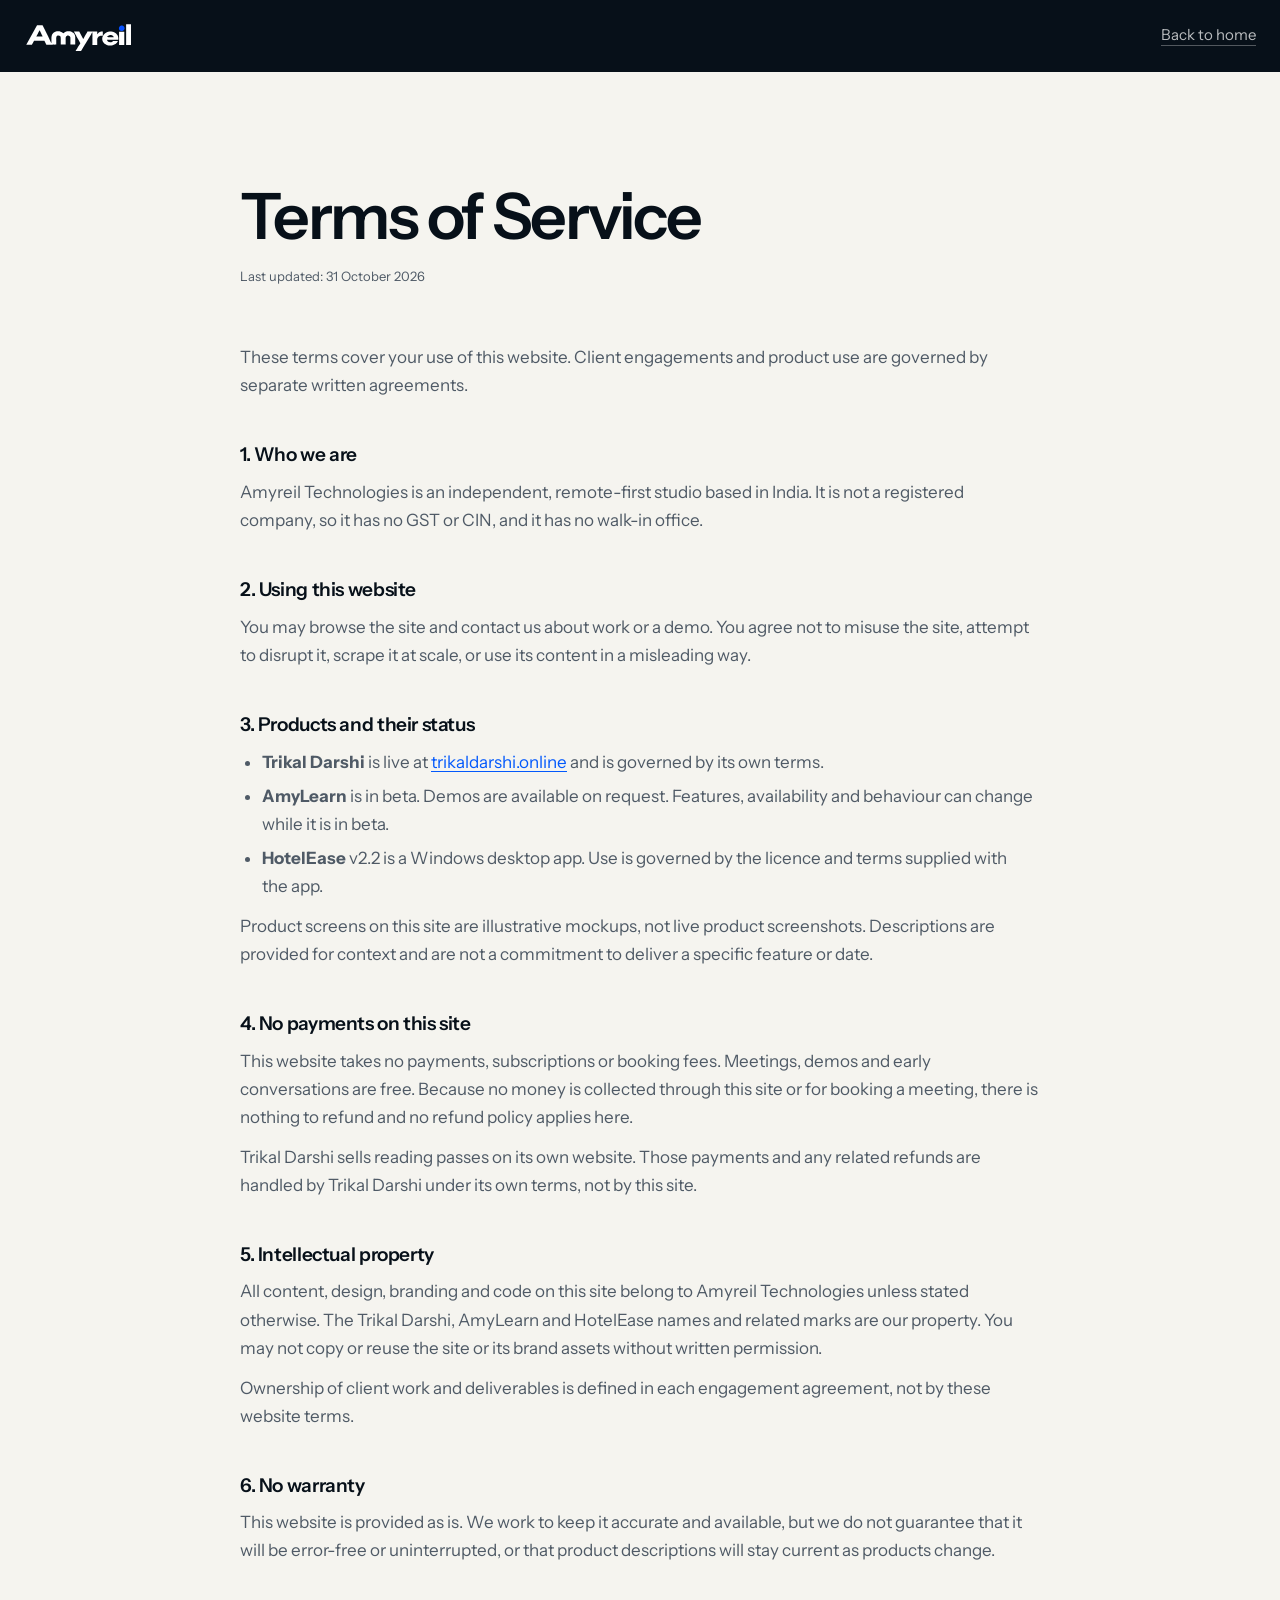
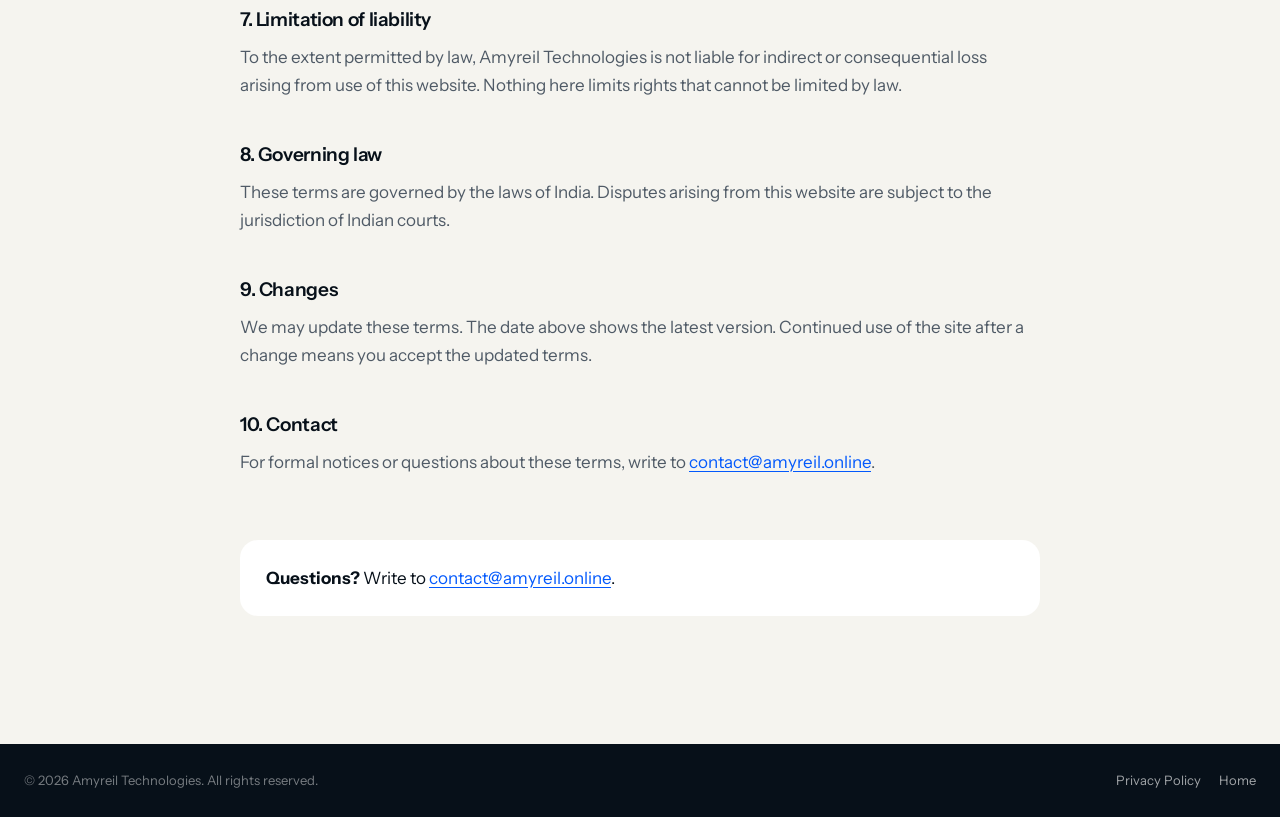
<file: terms.html>
<!doctype html>
<html lang="en">
  <head>
    <meta charset="UTF-8" />
    <title>Terms of Service — Amyreil Technologies</title>
    <meta
      name="description"
      content="The terms that apply to using the Amyreil Technologies website and working with us."
    />
    <link rel="canonical" href="https://www.amyreil.online/terms" />
    <meta property="og:type" content="website" />
    <meta property="og:site_name" content="Amyreil Technologies" />
    <meta
      property="og:title"
      content="Terms of Service — Amyreil Technologies"
    />
    <meta
      property="og:description"
      content="The terms that apply to using the Amyreil Technologies website and working with us."
    />
    <meta property="og:url" content="https://www.amyreil.online/terms" />
    <meta
      property="og:image"
      content="https://www.amyreil.online/assets/og-image.jpg"
    />
    <meta property="og:image:width" content="1200" />
    <meta property="og:image:height" content="630" />
    <meta
      property="og:image:alt"
      content="Amyreil Technologies brand card reading Better questions. Better software."
    />
    <meta name="twitter:card" content="summary_large_image" />
    <meta
      name="twitter:title"
      content="Terms of Service — Amyreil Technologies"
    />
    <meta
      name="twitter:description"
      content="The terms that apply to using the Amyreil Technologies website and working with us."
    />
    <meta
      name="twitter:image"
      content="https://www.amyreil.online/assets/og-image.jpg"
    />
    <meta
      name="twitter:image:alt"
      content="Amyreil Technologies brand card reading Better questions. Better software."
    />
    <meta name="viewport" content="width=device-width, initial-scale=1" />
    <meta name="theme-color" content="#071019" />
    <link rel="icon" type="image/svg+xml" href="assets/brand/favicon.svg" />
    <link rel="preconnect" href="https://fonts.googleapis.com" />
    <link rel="preconnect" href="https://fonts.gstatic.com" crossorigin />
    <link
      href="https://fonts.googleapis.com/css2?family=Instrument+Sans:ital,wght@0,400..700;1,400..700&display=swap"
      rel="stylesheet"
    />
    <style>
      :root {
        --ink: #071019;
        --paper: #f5f4ef;
        --blue: #0359fc;
        --muted: #4f5a66;
        --font-sans: "Instrument Sans", "Helvetica Neue", Arial, sans-serif;
      }
      * {
        box-sizing: border-box;
        margin: 0;
        padding: 0;
      }
      body {
        font-family: var(--font-sans);
        color: var(--ink);
        background: var(--paper);
        font-size: 1.0625rem;
        line-height: 1.65;
        -webkit-font-smoothing: antialiased;
      }
      a {
        color: inherit;
        text-decoration: none;
      }
      :focus-visible {
        outline: 2px solid var(--blue);
        outline-offset: 3px;
      }

      .site-head {
        background: var(--ink);
        color: #fff;
      }
      .site-head-inner {
        width: min(1320px, calc(100% - 48px));
        margin: 0 auto;
        padding: 17px 0;
        display: flex;
        align-items: center;
        justify-content: space-between;
        gap: 20px;
      }
      .site-head img {
        width: 112px;
        height: auto;
        display: block;
      }
      .back-link {
        font-size: 0.9375rem;
        color: rgba(255, 255, 255, 0.72);
        text-decoration: underline;
        text-decoration-thickness: 1px;
        text-underline-offset: 5px;
        text-decoration-color: rgba(255, 255, 255, 0.3);
      }
      .back-link:hover {
        color: #fff;
        text-decoration-color: #fff;
      }

      main {
        width: min(800px, calc(100% - 48px));
        margin: 0 auto;
        padding: clamp(64px, 9vw, 112px) 0 clamp(80px, 10vw, 128px);
      }
      h1 {
        font-size: clamp(2.75rem, 5vw, 4rem);
        font-weight: 600;
        line-height: 1;
        letter-spacing: -0.04em;
      }
      .updated {
        font-size: 0.8125rem;
        color: var(--muted);
        margin: 18px 0 clamp(36px, 5vw, 56px);
      }
      h2 {
        font-size: 1.1875rem;
        font-weight: 600;
        letter-spacing: -0.02em;
        line-height: 1.3;
        margin: clamp(30px, 4vw, 44px) 0 10px;
      }
      p,
      li {
        color: var(--muted);
        font-size: 1.0625rem;
        margin-bottom: 12px;
        text-wrap: pretty;
      }
      ul {
        padding-left: 22px;
        margin-bottom: 12px;
      }
      li {
        margin-bottom: 6px;
      }
      .mail {
        color: var(--blue);
        text-decoration: underline;
        text-underline-offset: 3px;
        text-decoration-thickness: 1px;
      }
      .note {
        margin-top: clamp(40px, 6vw, 64px);
        padding: 24px 26px;
        background: #fff;
        border-radius: 18px;
      }
      .note p {
        margin: 0;
        color: var(--ink);
      }
      .note a {
        color: var(--blue);
        text-decoration: underline;
        text-underline-offset: 3px;
      }
      footer {
        background: var(--ink);
        color: rgba(255, 255, 255, 0.45);
        font-size: 0.8125rem;
      }
      .foot-inner {
        width: min(1320px, calc(100% - 48px));
        margin: 0 auto;
        padding: 26px 0;
        display: flex;
        justify-content: space-between;
        gap: 20px;
        flex-wrap: wrap;
      }
      .foot-inner a {
        color: rgba(255, 255, 255, 0.62);
      }
      .foot-inner a:hover {
        color: #fff;
      }
      .foot-links {
        display: flex;
        gap: 18px;
      }
      @media (max-width: 560px) {
        .site-head-inner,
        main,
        .foot-inner {
          width: calc(100% - 40px);
        }
        .site-head img {
          width: 96px;
        }
        .foot-inner {
          flex-direction: column;
          gap: 10px;
        }
      }
    </style>
  </head>
  <body>
    <header class="site-head">
      <div class="site-head-inner">
        <a href="/" aria-label="Amyreil Technologies home">
          <img
            src="assets/brand/amyreil-logo-white.svg"
            alt="Amyreil Technologies"
            width="112"
            height="38"
          />
        </a>
        <a class="back-link" href="/">Back to home</a>
      </div>
    </header>

    <main>
      <h1>Terms of Service</h1>
      <p class="updated">Last updated: 31 October 2026</p>

      <p>
        These terms cover your use of this website. Client engagements and
        product use are governed by separate written agreements.
      </p>

      <h2>1. Who we are</h2>
      <p>
        Amyreil Technologies is an independent, remote-first studio based in
        India. It is not a registered company, so it has no GST or CIN, and it
        has no walk-in office.
      </p>

      <h2>2. Using this website</h2>
      <p>
        You may browse the site and contact us about work or a demo. You agree
        not to misuse the site, attempt to disrupt it, scrape it at scale, or
        use its content in a misleading way.
      </p>

      <h2>3. Products and their status</h2>
      <ul>
        <li>
          <strong>Trikal Darshi</strong> is live at
          <a
            class="mail"
            href="https://trikaldarshi.online"
            target="_blank"
            rel="noopener"
            >trikaldarshi.online</a
          >
          and is governed by its own terms.
        </li>
        <li>
          <strong>AmyLearn</strong> is in beta. Demos are available on request.
          Features, availability and behaviour can change while it is in beta.
        </li>
        <li>
          <strong>HotelEase</strong> v2.2 is a Windows desktop app. Use is
          governed by the licence and terms supplied with the app.
        </li>
      </ul>
      <p>
        Product screens on this site are illustrative mockups, not live product
        screenshots. Descriptions are provided for context and are not a
        commitment to deliver a specific feature or date.
      </p>

      <h2>4. No payments on this site</h2>
      <p>
        This website takes no payments, subscriptions or booking fees. Meetings,
        demos and early conversations are free. Because no money is collected
        through this site or for booking a meeting, there is nothing to refund
        and no refund policy applies here.
      </p>
      <p>
        Trikal Darshi sells reading passes on its own website. Those payments
        and any related refunds are handled by Trikal Darshi under its own
        terms, not by this site.
      </p>

      <h2>5. Intellectual property</h2>
      <p>
        All content, design, branding and code on this site belong to Amyreil
        Technologies unless stated otherwise. The Trikal Darshi, AmyLearn and
        HotelEase names and related marks are our property. You may not copy or
        reuse the site or its brand assets without written permission.
      </p>
      <p>
        Ownership of client work and deliverables is defined in each engagement
        agreement, not by these website terms.
      </p>

      <h2>6. No warranty</h2>
      <p>
        This website is provided as is. We work to keep it accurate and
        available, but we do not guarantee that it will be error-free or
        uninterrupted, or that product descriptions will stay current as
        products change.
      </p>

      <h2>7. Limitation of liability</h2>
      <p>
        To the extent permitted by law, Amyreil Technologies is not liable for
        indirect or consequential loss arising from use of this website. Nothing
        here limits rights that cannot be limited by law.
      </p>

      <h2>8. Governing law</h2>
      <p>
        These terms are governed by the laws of India. Disputes arising from
        this website are subject to the jurisdiction of Indian courts.
      </p>

      <h2>9. Changes</h2>
      <p>
        We may update these terms. The date above shows the latest version.
        Continued use of the site after a change means you accept the updated
        terms.
      </p>

      <h2>10. Contact</h2>
      <p>
        For formal notices or questions about these terms, write to
        <a class="mail" href="mailto:contact@amyreil.online"
          >contact@amyreil.online</a
        >.
      </p>

      <div class="note">
        <p>
          <strong>Questions?</strong> Write to
          <a href="mailto:contact@amyreil.online">contact@amyreil.online</a>.
        </p>
      </div>
    </main>

    <footer>
      <div class="foot-inner">
        <span>© 2026 Amyreil Technologies. All rights reserved.</span>
        <span class="foot-links"
          ><a href="/privacy">Privacy Policy</a><a href="/">Home</a></span
        >
      </div>
    </footer>
  </body>
</html>
</file>
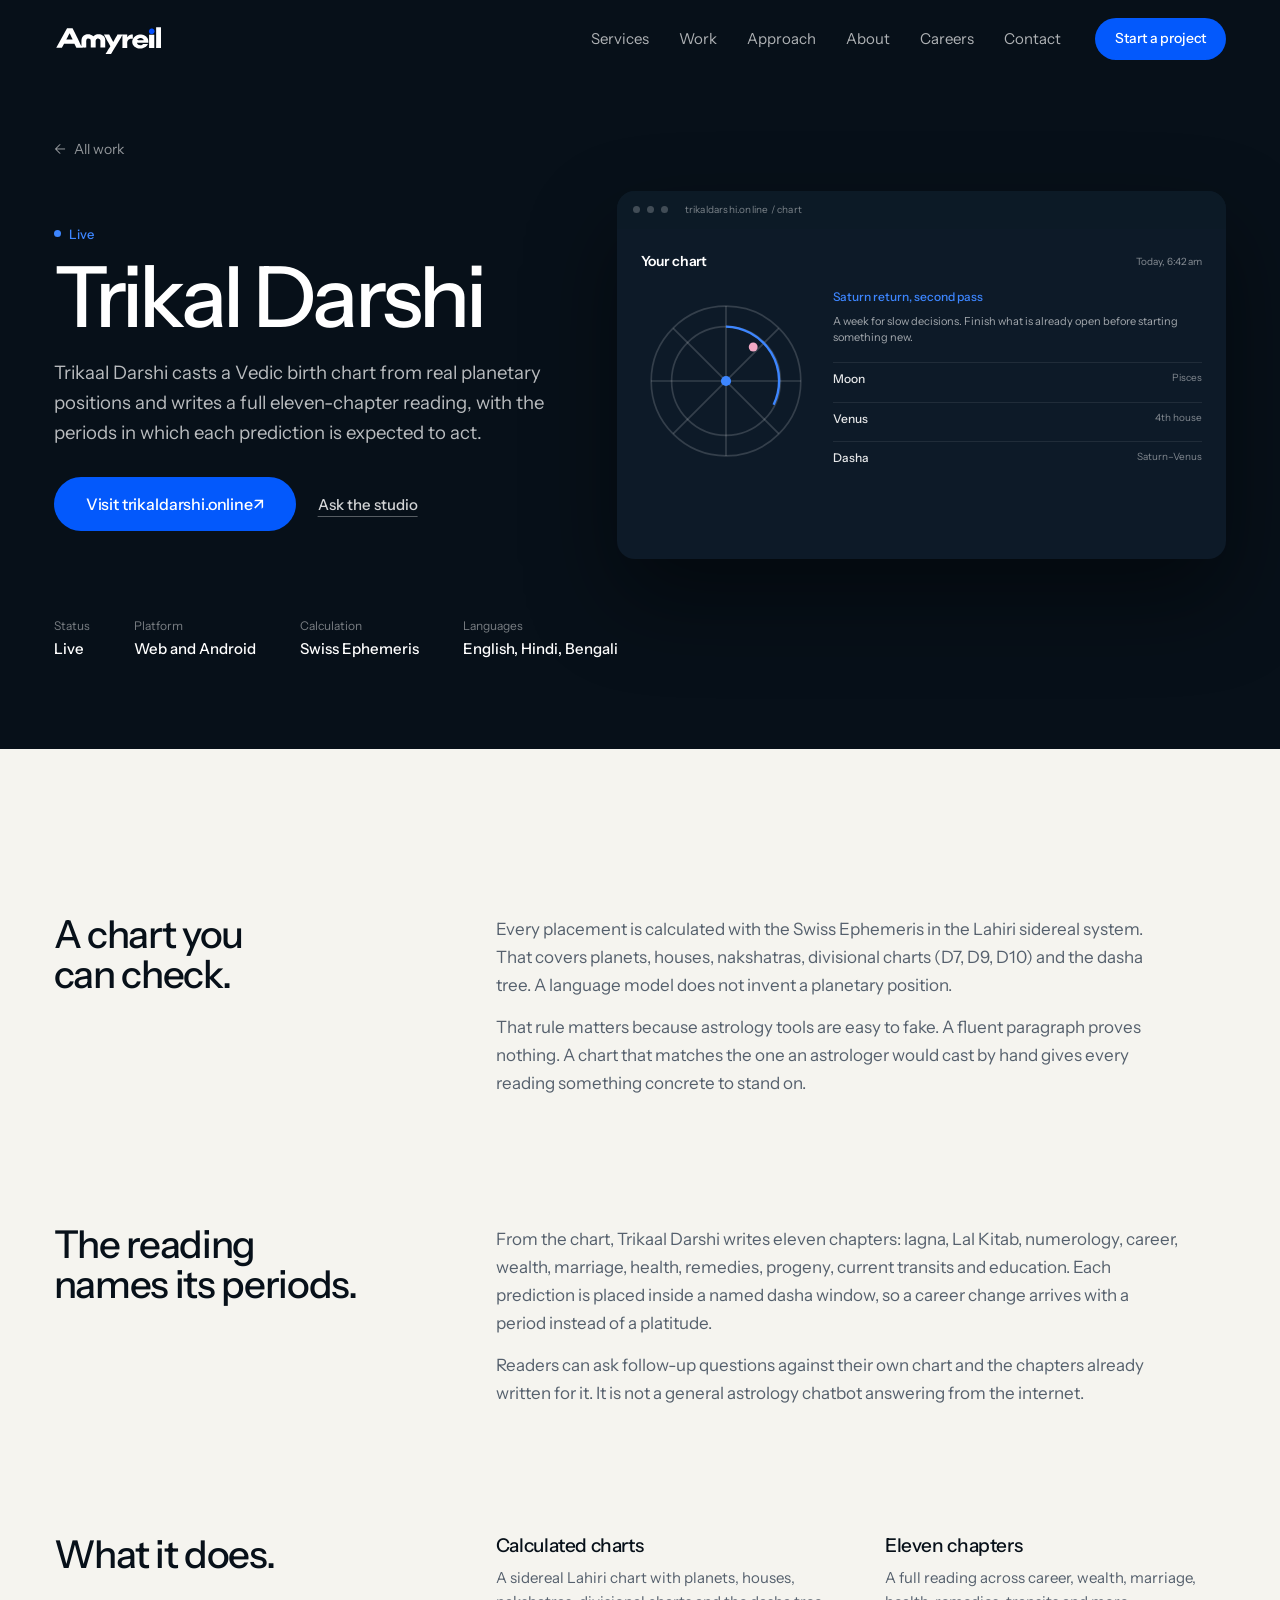
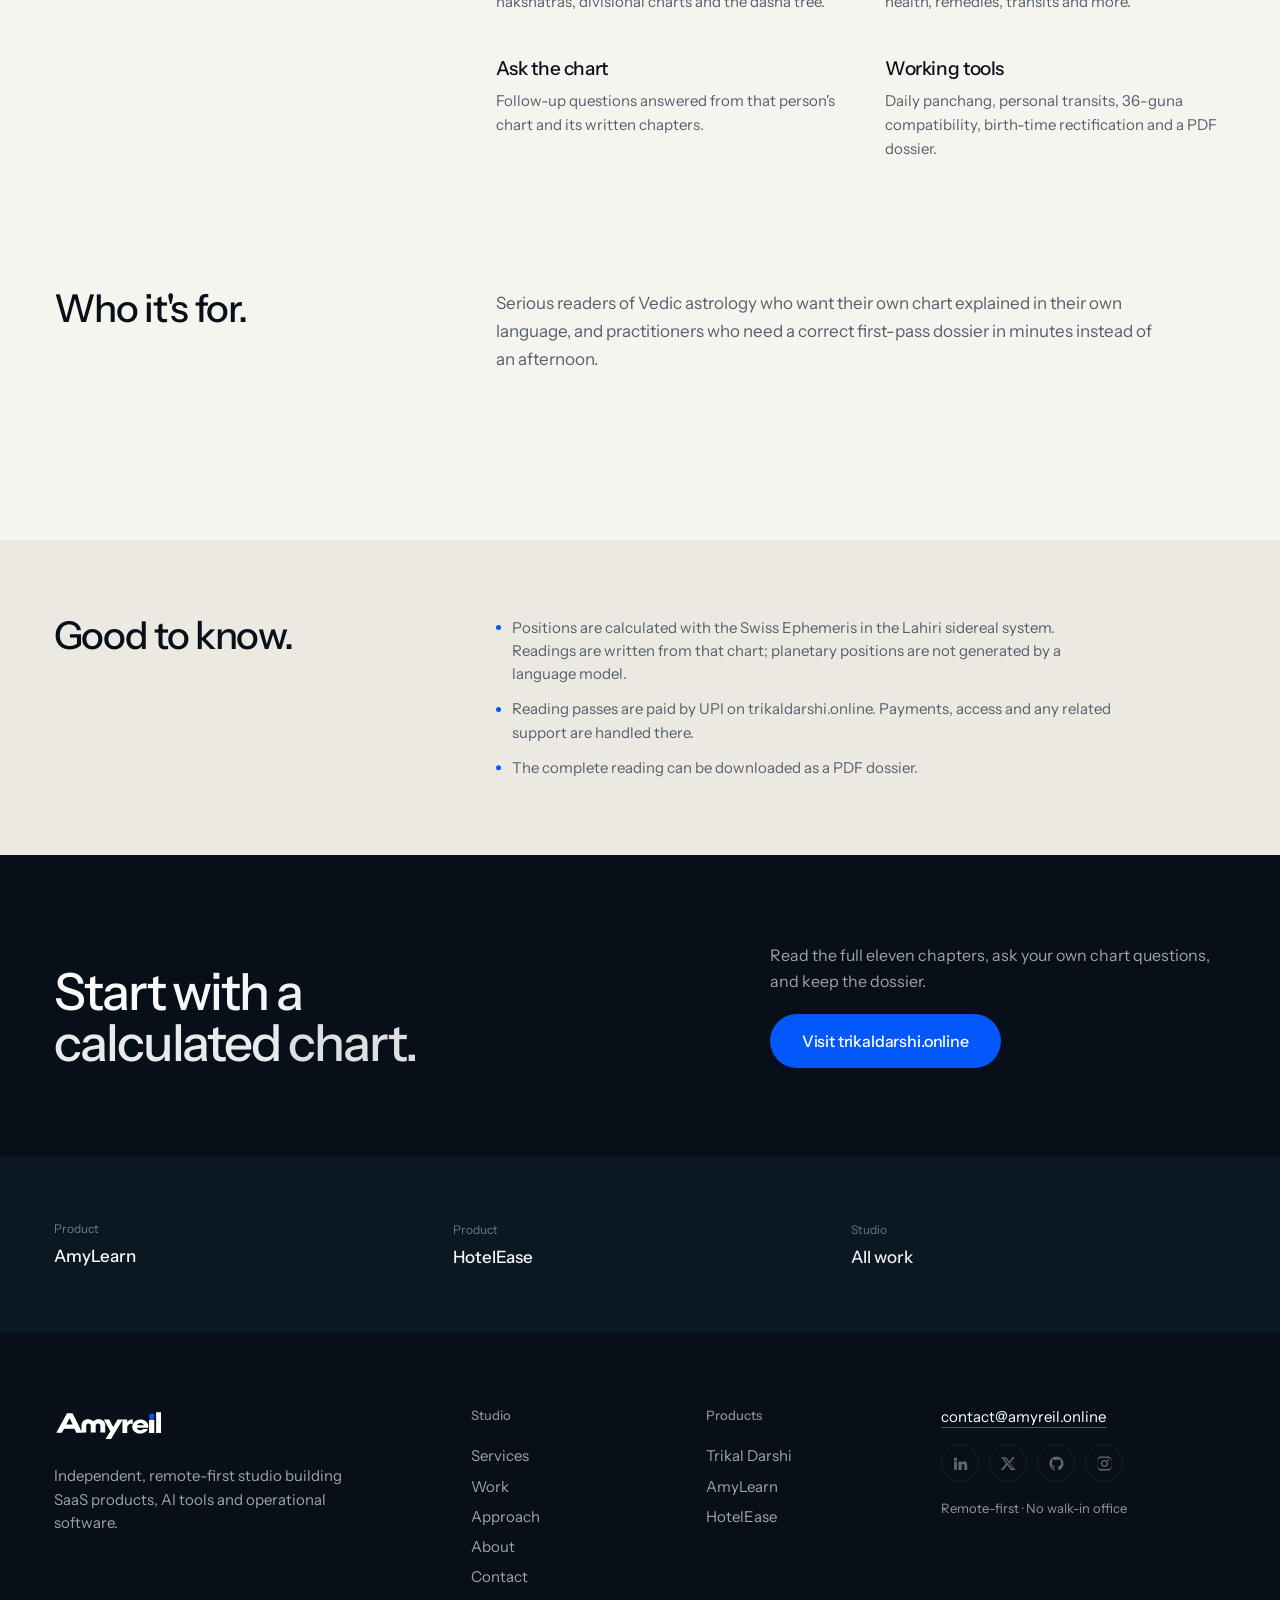
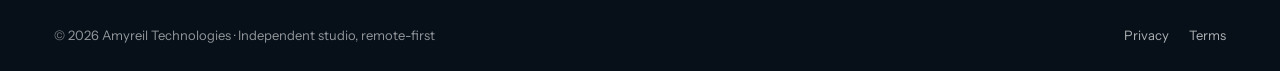
<file: trikal-darshi.html>
<!doctype html>
<html lang="en">
  <head>
    <meta charset="UTF-8" />
    <title>Trikal Darshi — Vedic chart readings | Amyreil</title>
    <meta
      name="description"
      content="Trikal Darshi casts a Vedic birth chart with the Swiss Ephemeris and writes an eleven-chapter reading with dasha timing. Live on web and Android."
    />
    <link rel="canonical" href="https://www.amyreil.online/trikal-darshi" />
    <meta property="og:type" content="website" />
    <meta property="og:site_name" content="Amyreil Technologies" />
    <meta
      property="og:title"
      content="Trikal Darshi — Vedic chart readings | Amyreil"
    />
    <meta
      property="og:description"
      content="Trikal Darshi casts a Vedic birth chart with the Swiss Ephemeris and writes an eleven-chapter reading with dasha timing. Live on web and Android."
    />
    <meta
      property="og:url"
      content="https://www.amyreil.online/trikal-darshi"
    />
    <meta
      property="og:image"
      content="https://www.amyreil.online/assets/og-image.jpg"
    />
    <meta property="og:image:width" content="1200" />
    <meta property="og:image:height" content="630" />
    <meta
      property="og:image:alt"
      content="Amyreil Technologies brand card reading Better questions. Better software."
    />
    <meta name="twitter:card" content="summary_large_image" />
    <meta
      name="twitter:title"
      content="Trikal Darshi — Vedic chart readings | Amyreil"
    />
    <meta
      name="twitter:description"
      content="Trikal Darshi casts a Vedic birth chart with the Swiss Ephemeris and writes an eleven-chapter reading with dasha timing. Live on web and Android."
    />
    <meta
      name="twitter:image"
      content="https://www.amyreil.online/assets/og-image.jpg"
    />
    <meta
      name="twitter:image:alt"
      content="Amyreil Technologies brand card reading Better questions. Better software."
    />
    <meta name="viewport" content="width=device-width, initial-scale=1" />
    <meta name="theme-color" content="#071019" />
    <link rel="icon" type="image/svg+xml" href="assets/brand/favicon.svg" />
    <link rel="preconnect" href="https://fonts.googleapis.com" />
    <link rel="preconnect" href="https://fonts.gstatic.com" crossorigin />
    <link
      href="https://fonts.googleapis.com/css2?family=Instrument+Sans:ital,wght@0,400..700;1,400..700&family=Caveat:wght@500;600&display=swap"
      rel="stylesheet"
    />
    <link rel="stylesheet" href="assets/css/site.css" />
    <script type="application/ld+json">
      {
        "@context": "https://schema.org",
        "@graph": [
          {
            "@type": "SoftwareApplication",
            "@id": "https://www.amyreil.online/trikal-darshi#software",
            "name": "Trikal Darshi",
            "url": "https://www.amyreil.online/trikal-darshi",
            "description": "A Vedic birth chart calculated with the Swiss Ephemeris and written into an eleven-chapter reading with dasha timing.",
            "applicationCategory": "LifestyleApplication",
            "operatingSystem": "Web, Android",
            "inLanguage": ["English", "Hindi", "Bengali"],
            "publisher": { "@id": "https://www.amyreil.online/#organization" },
            "isPartOf": { "@id": "https://www.amyreil.online/#website" }
          },
          {
            "@type": "Organization",
            "@id": "https://www.amyreil.online/#organization",
            "name": "Amyreil Technologies",
            "url": "https://www.amyreil.online/",
            "logo": "https://www.amyreil.online/assets/brand/amyreil-mark-512.png"
          },
          {
            "@type": "WebSite",
            "@id": "https://www.amyreil.online/#website",
            "url": "https://www.amyreil.online/",
            "name": "Amyreil Technologies"
          }
        ]
      }
    </script>
  </head>
  <body>
    <a href="#main" class="skip-link">Skip to main content</a>

    <div id="app">
      <nav class="nav" aria-label="Main navigation">
        <div class="nav-shell">
          <a class="brand" href="/" aria-label="Amyreil Technologies home">
            <img
              src="assets/brand/amyreil-logo-white.svg"
              alt="Amyreil Technologies"
              width="112"
              height="38"
            />
          </a>
          <div class="nav-links">
            <a href="/#capabilities">Services</a>
            <a href="/#work">Work</a>
            <a href="/#loop">Approach</a>
            <a href="/about">About</a>
            <a href="/careers">Careers</a>
            <a href="/#cta">Contact</a>
          </div>
          <button class="btn btn--nav open-modal" type="button">
            Start a project
          </button>
          <button
            class="menu-btn"
            type="button"
            aria-label="Open menu"
            aria-expanded="false"
            aria-controls="mobileMenu"
          >
            <span></span><span></span>
          </button>
        </div>
      </nav>

      <div
        class="mobile-menu"
        id="mobileMenu"
        role="dialog"
        aria-modal="true"
        aria-label="Menu"
        aria-hidden="true"
      >
        <div class="mobile-menu-inner">
          <div class="mobile-menu-top">
            <a href="/" aria-label="Amyreil Technologies home" data-menu-link>
              <img
                src="assets/brand/amyreil-logo-white.svg"
                alt="Amyreil Technologies"
                width="112"
                height="38"
              />
            </a>
            <button class="menu-close" type="button" aria-label="Close menu">
              <svg
                width="16"
                height="16"
                viewBox="0 0 24 24"
                fill="none"
                stroke="currentColor"
                stroke-width="2"
                aria-hidden="true"
              >
                <path d="M6 6l12 12M18 6L6 18" />
              </svg>
            </button>
          </div>
          <nav class="mobile-links" aria-label="Mobile navigation">
            <a href="/#capabilities" data-menu-link>Services</a>
            <a href="/#work" data-menu-link>Work</a>
            <a href="/#loop" data-menu-link>Approach</a>
            <a href="/about" data-menu-link>About</a>
            <a href="/careers" data-menu-link>Careers</a>
            <a href="/#cta" data-menu-link>Contact</a>
          </nav>
          <button class="btn btn--lg open-modal" type="button">
            Start a project
          </button>
          <a class="mobile-mail" href="mailto:contact@amyreil.online"
            >contact@amyreil.online</a
          >
        </div>
      </div>

      <main id="main">
        <header class="page-hero">
          <div class="shell">
            <a class="back-link" href="/#work"
              ><span aria-hidden="true">←</span> All work</a
            >
            <div class="page-hero-grid">
              <div>
                <p class="project-status is-live">Live</p>
                <h1 class="split">Trikal Darshi</h1>
                <p class="page-lead">
                  Trikaal Darshi casts a Vedic birth chart from real planetary
                  positions and writes a full eleven-chapter reading, with the
                  periods in which each prediction is expected to act.
                </p>
                <div class="page-actions">
                  <a
                    class="btn btn--lg"
                    href="https://trikaldarshi.online"
                    target="_blank"
                    rel="noopener"
                    >Visit trikaldarshi.online
                    <span aria-hidden="true">↗</span></a
                  >
                  <button
                    class="text-link text-link--btn open-modal"
                    type="button"
                    data-service="General Inquiry"
                  >
                    Ask the studio
                  </button>
                </div>
              </div>
              <div class="page-hero-ui">
                <div class="project-ui reveal">
                  <div class="ui ui--dark" data-ui>
                    <div class="ui-bar">
                      <i></i><i></i><i></i
                      ><span>trikaldarshi.online / chart</span>
                    </div>
                    <div class="ui-body">
                      <div class="ui-main">
                        <div class="ui-head">
                          <b>Your chart</b><span>Today, 6:42 am</span>
                        </div>
                        <div class="trikal-wrap">
                          <svg
                            class="wheel"
                            viewBox="0 0 100 100"
                            aria-label="Birth chart wheel"
                          >
                            <circle cx="50" cy="50" r="44"></circle>
                            <circle cx="50" cy="50" r="32"></circle>
                            <path
                              d="M50 6v88M6 50h88M19 19l62 62M81 19L19 81"
                            ></path>
                            <path
                              class="wheel-accent"
                              d="M50 18 A32 32 0 0 1 78 64"
                            ></path>
                            <circle
                              class="wheel-dot"
                              cx="66"
                              cy="30"
                              r="2.6"
                            ></circle>
                            <circle
                              cx="50"
                              cy="50"
                              r="3"
                              style="fill: #3d86ff; stroke: none"
                            ></circle>
                          </svg>
                          <div class="trikal-read">
                            <b>Saturn return, second pass</b>
                            <p>
                              A week for slow decisions. Finish what is already
                              open before starting something new.
                            </p>
                            <div class="trikal-list">
                              <span><b>Moon</b> Pisces</span>
                              <span><b>Venus</b> 4th house</span>
                              <span><b>Dasha</b> Saturn–Venus</span>
                            </div>
                          </div>
                        </div>
                      </div>
                    </div>
                  </div>
                </div>
              </div>
            </div>
            <div class="page-facts">
              <div><span>Status</span><b>Live</b></div>
              <div><span>Platform</span><b>Web and Android</b></div>
              <div><span>Calculation</span><b>Swiss Ephemeris</b></div>
              <div><span>Languages</span><b>English, Hindi, Bengali</b></div>
            </div>
          </div>
        </header>

        <div class="page-body">
          <div class="shell">
            <section class="detail-section">
              <div class="detail-grid">
                <h2 class="split">A chart you can check.</h2>
                <div class="detail-copy">
                  <p>
                    Every placement is calculated with the Swiss Ephemeris in
                    the Lahiri sidereal system. That covers planets, houses,
                    nakshatras, divisional charts (D7, D9, D10) and the dasha
                    tree. A language model does not invent a planetary position.
                  </p>
                  <p>
                    That rule matters because astrology tools are easy to fake.
                    A fluent paragraph proves nothing. A chart that matches the
                    one an astrologer would cast by hand gives every reading
                    something concrete to stand on.
                  </p>
                </div>
              </div>
            </section>
            <section class="detail-section">
              <div class="detail-grid">
                <h2 class="split">The reading names its periods.</h2>
                <div class="detail-copy">
                  <p>
                    From the chart, Trikaal Darshi writes eleven chapters:
                    lagna, Lal Kitab, numerology, career, wealth, marriage,
                    health, remedies, progeny, current transits and education.
                    Each prediction is placed inside a named dasha window, so a
                    career change arrives with a period instead of a platitude.
                  </p>
                  <p>
                    Readers can ask follow-up questions against their own chart
                    and the chapters already written for it. It is not a general
                    astrology chatbot answering from the internet.
                  </p>
                </div>
              </div>
            </section>
            <section class="detail-section">
              <div class="detail-grid">
                <h2 class="split">What it does.</h2>
                <div class="feature-grid">
                  <article class="feature reveal">
                    <h3>Calculated charts</h3>
                    <p>
                      A sidereal Lahiri chart with planets, houses, nakshatras,
                      divisional charts and the dasha tree.
                    </p>
                  </article>
                  <article class="feature reveal">
                    <h3>Eleven chapters</h3>
                    <p>
                      A full reading across career, wealth, marriage, health,
                      remedies, transits and more.
                    </p>
                  </article>
                  <article class="feature reveal">
                    <h3>Ask the chart</h3>
                    <p>
                      Follow-up questions answered from that person's chart and
                      its written chapters.
                    </p>
                  </article>
                  <article class="feature reveal">
                    <h3>Working tools</h3>
                    <p>
                      Daily panchang, personal transits, 36-guna compatibility,
                      birth-time rectification and a PDF dossier.
                    </p>
                  </article>
                </div>
              </div>
            </section>
            <section class="detail-section">
              <div class="detail-grid">
                <h2 class="split">Who it's for.</h2>
                <div class="detail-copy">
                  <p>
                    Serious readers of Vedic astrology who want their own chart
                    explained in their own language, and practitioners who need
                    a correct first-pass dossier in minutes instead of an
                    afternoon.
                  </p>
                </div>
              </div>
            </section>
          </div>
        </div>

        <section class="note-band">
          <div class="shell detail-grid">
            <h2 class="split">Good to know.</h2>
            <ul class="note-list">
              <li>
                Positions are calculated with the Swiss Ephemeris in the Lahiri
                sidereal system. Readings are written from that chart; planetary
                positions are not generated by a language model.
              </li>
              <li>
                Reading passes are paid by UPI on trikaldarshi.online. Payments,
                access and any related support are handled there.
              </li>
              <li>The complete reading can be downloaded as a PDF dossier.</li>
            </ul>
          </div>
        </section>

        <section class="product-cta">
          <div class="shell product-cta-grid">
            <h2 class="split">Start with a calculated chart.</h2>
            <div>
              <p>
                Read the full eleven chapters, ask your own chart questions, and
                keep the dossier.
              </p>
              <button class="btn btn--lg open-modal" type="button">
                Visit trikaldarshi.online
              </button>
            </div>
          </div>
        </section>

        <section class="more-products">
          <div class="shell more-products-grid">
            <a href="/amylearn"><span>Product</span><b>AmyLearn</b></a>
            <a href="/hotelease"><span>Product</span><b>HotelEase</b></a>
            <a href="/#work"><span>Studio</span><b>All work</b></a>
          </div>
        </section>
      </main>

      <footer class="footer" id="footer">
        <div class="shell">
          <div class="footer-top">
            <div class="footer-brand">
              <a class="brand" href="/" aria-label="Amyreil Technologies">
                <img
                  src="assets/brand/amyreil-logo-white.svg"
                  alt="Amyreil Technologies"
                  width="112"
                  height="38"
                />
              </a>
              <p>
                Independent, remote-first studio building SaaS products, AI
                tools and operational software.
              </p>
            </div>
            <nav class="footer-nav" aria-label="Studio">
              <span class="footer-col-title">Studio</span>
              <a href="/#capabilities">Services</a>
              <a href="/#work">Work</a>
              <a href="/#loop">Approach</a>
              <a href="/about">About</a>
              <a href="/#cta">Contact</a>
            </nav>
            <nav class="footer-nav" aria-label="Products">
              <span class="footer-col-title">Products</span>
              <a href="/trikal-darshi">Trikal Darshi</a>
              <a href="/amylearn">AmyLearn</a>
              <a href="/hotelease">HotelEase</a>
            </nav>
            <div class="footer-contact">
              <a class="footer-mail" href="mailto:contact@amyreil.online"
                >contact@amyreil.online</a
              >
              <!-- Social links: replace each href="#" with the real profile URL when the page exists. -->
              <nav class="social" aria-label="Amyreil on social platforms">
                <a
                  class="social-link"
                  href="#"
                  data-social="LinkedIn"
                  aria-label="Amyreil on LinkedIn"
                >
                  <svg
                    viewBox="0 0 24 24"
                    fill="currentColor"
                    aria-hidden="true"
                  >
                    <path
                      d="M4.98 3.5a2.5 2.5 0 1 1 0 5 2.5 2.5 0 0 1 0-5zM3 9h4v12H3zM9 9h3.8v1.7h.05c.53-1 1.83-2.05 3.77-2.05 4.03 0 4.78 2.65 4.78 6.1V21h-4v-5.4c0-1.29-.02-2.95-1.8-2.95-1.8 0-2.08 1.4-2.08 2.85V21H9z"
                    />
                  </svg>
                </a>
                <a
                  class="social-link"
                  href="#"
                  data-social="X"
                  aria-label="Amyreil on X"
                >
                  <svg
                    viewBox="0 0 24 24"
                    fill="currentColor"
                    aria-hidden="true"
                  >
                    <path
                      d="M17.53 3H21l-7.19 8.21L22 21h-6.56l-5.14-6.72L4.4 21H1l7.62-8.7L1.9 3h6.72l4.65 6.15L17.53 3Zm-1.15 16h1.84L7.7 4.9H5.73L16.38 19Z"
                    />
                  </svg>
                </a>
                <a
                  class="social-link"
                  href="#"
                  data-social="GitHub"
                  aria-label="Amyreil on GitHub"
                >
                  <svg
                    viewBox="0 0 24 24"
                    fill="currentColor"
                    aria-hidden="true"
                  >
                    <path
                      d="M12 2a10 10 0 0 0-3.16 19.49c.5.09.68-.22.68-.48v-1.7c-2.78.6-3.37-1.34-3.37-1.34-.45-1.16-1.11-1.47-1.11-1.47-.91-.62.07-.61.07-.61 1 .07 1.53 1.03 1.53 1.03.89 1.53 2.34 1.09 2.91.83.09-.65.35-1.09.63-1.34-2.22-.25-4.56-1.11-4.56-4.94 0-1.09.39-1.98 1.03-2.68-.1-.25-.45-1.27.1-2.64 0 0 .84-.27 2.75 1.02a9.5 9.5 0 0 1 5 0c1.91-1.29 2.75-1.02 2.75-1.02.55 1.37.2 2.39.1 2.64.64.7 1.03 1.59 1.03 2.68 0 3.84-2.34 4.68-4.57 4.93.36.31.68.92.68 1.85v2.74c0 .27.18.58.69.48A10 10 0 0 0 12 2Z"
                    />
                  </svg>
                </a>
                <a
                  class="social-link"
                  href="#"
                  data-social="Instagram"
                  aria-label="Amyreil on Instagram"
                >
                  <svg
                    viewBox="0 0 24 24"
                    fill="currentColor"
                    aria-hidden="true"
                  >
                    <path
                      d="M12 2.2c3.2 0 3.58.01 4.85.07 1.17.05 1.8.25 2.23.41.56.22.96.48 1.38.9.42.42.68.82.9 1.38.16.42.36 1.06.41 2.23.06 1.27.07 1.65.07 4.85s-.01 3.58-.07 4.85c-.05 1.17-.25 1.8-.41 2.23-.22.56-.48.96-.9 1.38-.42.42-.82.68-1.38.9-.42.16-1.06.36-2.23.41-1.27.06-1.65.07-4.85.07s-3.58-.01-4.85-.07c-1.17-.05-1.8-.25-2.23-.41a3.8 3.8 0 0 1-1.38-.9 3.8 3.8 0 0 1-.9-1.38c-.16-.42-.36-1.06-.41-2.23C2.21 15.58 2.2 15.2 2.2 12s.01-3.58.07-4.85c.05-1.17.25-1.8.41-2.23.22-.56.48-.96.9-1.38.42-.42.82-.68 1.38-.9.42-.16 1.06-.36 2.23-.41C8.42 2.21 8.8 2.2 12 2.2Zm0 1.8c-3.15 0-3.5.01-4.74.07-1.14.05-1.76.24-2.17.4-.55.21-.94.47-1.35.88-.41.41-.67.8-.88 1.35-.16.41-.35 1.03-.4 2.17C2.4 10.11 2.4 10.46 2.4 12s.01 1.89.06 3.13c.05 1.14.24 1.76.4 2.17.21.55.47.94.88 1.35.41.41.8.67 1.35.88.41.16 1.03.35 2.17.4 1.24.06 1.59.07 4.74.07s3.5-.01 4.74-.07c1.14-.05 1.76-.24 2.17-.4.55-.21.94-.47 1.35-.88.41-.41.67-.8.88-1.35.16-.41.35-1.03.4-2.17.06-1.24.07-1.59.07-3.13s-.01-1.89-.07-3.13c-.05-1.14-.24-1.76-.4-2.17a3.6 3.6 0 0 0-.88-1.35 3.6 3.6 0 0 0-1.35-.88c-.41-.16-1.03-.35-2.17-.4C15.5 4.01 15.15 4 12 4Zm0 3.06a4.94 4.94 0 1 1 0 9.88 4.94 4.94 0 0 1 0-9.88Zm0 1.8a3.14 3.14 0 1 0 0 6.28 3.14 3.14 0 0 0 0-6.28Zm5.15-2.82a1.2 1.2 0 1 1 0 2.4 1.2 1.2 0 0 1 0-2.4Z"
                    />
                  </svg>
                </a>
              </nav>
              <p class="footer-place">Remote-first · No walk-in office</p>
            </div>
          </div>
          <div class="footer-bottom">
            <span
              >© 2026 Amyreil Technologies · Independent studio,
              remote-first</span
            >
            <div class="footer-legal">
              <a href="/privacy">Privacy</a>
              <a href="/terms">Terms</a>
            </div>
          </div>
        </div>
      </footer>
    </div>

    <script src="assets/vendor/gsap.min.js"></script>
    <script src="assets/vendor/ScrollTrigger.min.js"></script>
    <script src="assets/vendor/lenis.min.js"></script>
    <script src="assets/js/site.js"></script>
  </body>
</html>
</file>
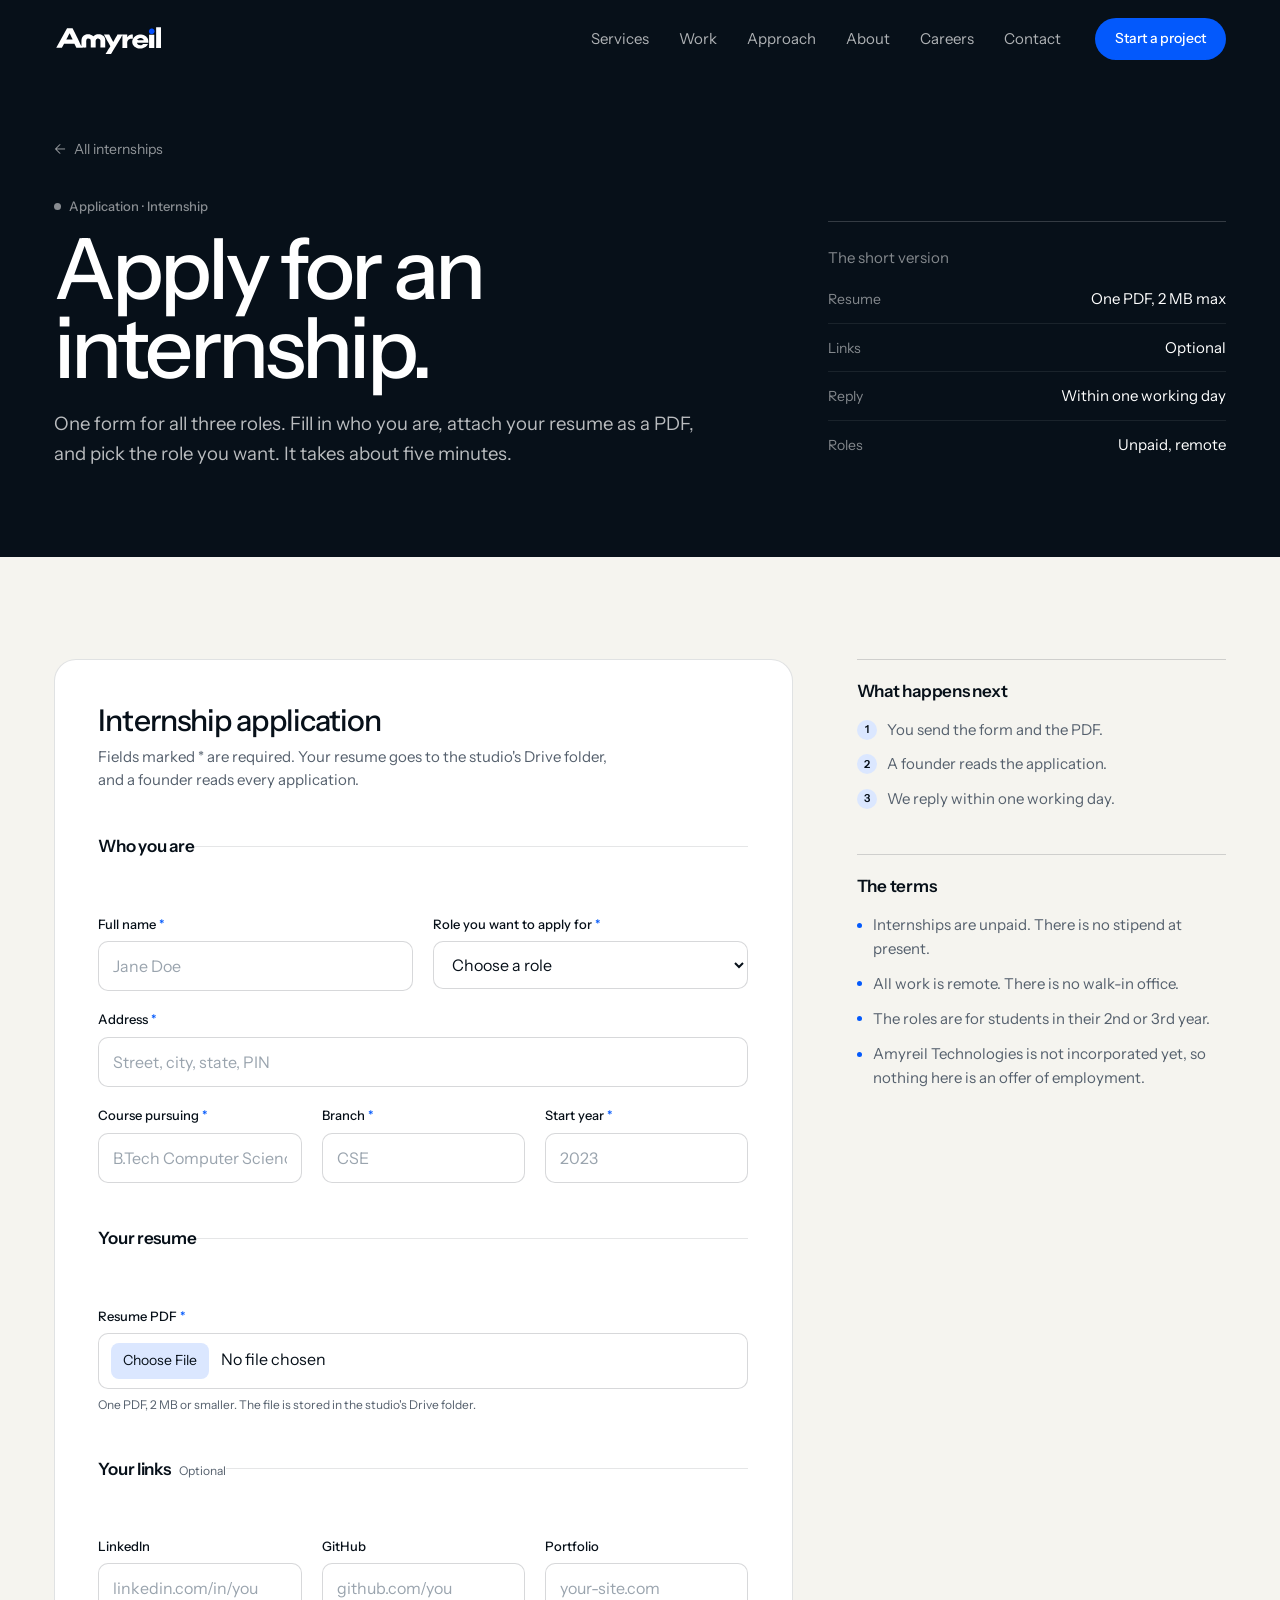
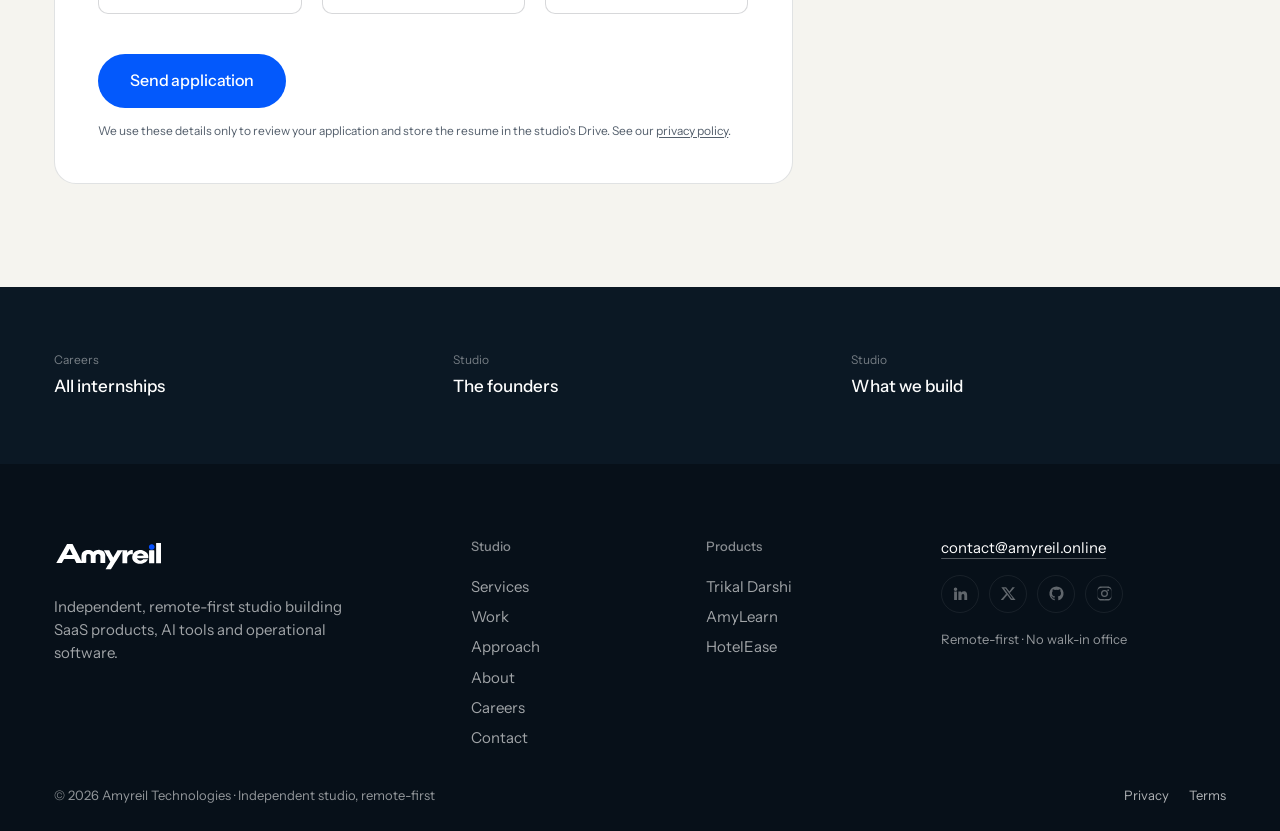
<file: careers/apply.html>
<!doctype html>
<html lang="en">
  <head>
    <meta charset="UTF-8" />
    <title>Apply — Internships at Amyreil Technologies</title>
    <meta
      name="description"
      content="Apply for a Frontend, Backend or DevOps internship at Amyreil Technologies. One form, a resume PDF, and a reply within one working day."
    />
    <meta name="robots" content="noindex, follow" />
    <link rel="canonical" href="https://www.amyreil.online/careers/apply" />
    <meta property="og:type" content="website" />
    <meta property="og:site_name" content="Amyreil Technologies" />
    <meta
      property="og:title"
      content="Apply — Internships at Amyreil Technologies"
    />
    <meta
      property="og:description"
      content="Apply for a Frontend, Backend or DevOps internship at Amyreil Technologies. One form, a resume PDF, and a reply within one working day."
    />
    <meta
      property="og:url"
      content="https://www.amyreil.online/careers/apply"
    />
    <meta
      property="og:image"
      content="https://www.amyreil.online/assets/og-image.jpg"
    />
    <meta property="og:image:width" content="1200" />
    <meta property="og:image:height" content="630" />
    <meta
      property="og:image:alt"
      content="Amyreil Technologies brand card reading Better questions. Better software."
    />
    <meta name="twitter:card" content="summary_large_image" />
    <meta
      name="twitter:title"
      content="Apply — Internships at Amyreil Technologies"
    />
    <meta
      name="twitter:description"
      content="Apply for a Frontend, Backend or DevOps internship at Amyreil Technologies. One form, a resume PDF, and a reply within one working day."
    />
    <meta
      name="twitter:image"
      content="https://www.amyreil.online/assets/og-image.jpg"
    />
    <meta
      name="twitter:image:alt"
      content="Amyreil Technologies brand card reading Better questions. Better software."
    />
    <meta name="viewport" content="width=device-width, initial-scale=1" />
    <meta name="theme-color" content="#071019" />
    <link rel="icon" type="image/svg+xml" href="/assets/brand/favicon.svg" />
    <link rel="preconnect" href="https://fonts.googleapis.com" />
    <link rel="preconnect" href="https://fonts.gstatic.com" crossorigin />
    <link
      href="https://fonts.googleapis.com/css2?family=Instrument+Sans:ital,wght@0,400..700;1,400..700&family=Caveat:wght@500;600&display=swap"
      rel="stylesheet"
    />
    <link rel="stylesheet" href="/assets/css/site.css" />
  </head>
  <body>
    <a href="#main" class="skip-link">Skip to main content</a>

    <div id="app">
      <nav class="nav" aria-label="Main navigation">
        <div class="nav-shell">
          <a class="brand" href="/" aria-label="Amyreil Technologies home">
            <img
              src="/assets/brand/amyreil-logo-white.svg"
              alt="Amyreil Technologies"
              width="112"
              height="38"
            />
          </a>
          <div class="nav-links">
            <a href="/#capabilities">Services</a>
            <a href="/#work">Work</a>
            <a href="/#loop">Approach</a>
            <a href="/about">About</a>
            <a href="/careers" aria-current="page">Careers</a>
            <a href="/#cta">Contact</a>
          </div>
          <button class="btn btn--nav open-modal" type="button">
            Start a project
          </button>
          <button
            class="menu-btn"
            type="button"
            aria-label="Open menu"
            aria-expanded="false"
            aria-controls="mobileMenu"
          >
            <span></span><span></span>
          </button>
        </div>
      </nav>

      <div
        class="mobile-menu"
        id="mobileMenu"
        role="dialog"
        aria-modal="true"
        aria-label="Menu"
        aria-hidden="true"
      >
        <div class="mobile-menu-inner">
          <div class="mobile-menu-top">
            <a href="/" aria-label="Amyreil Technologies home" data-menu-link>
              <img
                src="/assets/brand/amyreil-logo-white.svg"
                alt="Amyreil Technologies"
                width="112"
                height="38"
              />
            </a>
            <button class="menu-close" type="button" aria-label="Close menu">
              <svg
                width="16"
                height="16"
                viewBox="0 0 24 24"
                fill="none"
                stroke="currentColor"
                stroke-width="2"
                aria-hidden="true"
              >
                <path d="M6 6l12 12M18 6L6 18" />
              </svg>
            </button>
          </div>
          <nav class="mobile-links" aria-label="Mobile navigation">
            <a href="/#capabilities" data-menu-link>Services</a>
            <a href="/#work" data-menu-link>Work</a>
            <a href="/#loop" data-menu-link>Approach</a>
            <a href="/about" data-menu-link>About</a>
            <a href="/careers" data-menu-link>Careers</a>
            <a href="/#cta" data-menu-link>Contact</a>
          </nav>
          <button class="btn btn--lg open-modal" type="button">
            Start a project
          </button>
          <a class="mobile-mail" href="mailto:contact@amyreil.online"
            >contact@amyreil.online</a
          >
        </div>
      </div>

      <main id="main">
        <header class="page-hero">
          <div class="shell">
            <a class="back-link" href="/careers"
              ><span aria-hidden="true">&larr;</span> All internships</a
            >
            <div class="about-hero-grid">
              <div>
                <p class="project-status">Application · Internship</p>
                <h1 class="split">Apply for an internship.</h1>
                <p class="page-lead">
                  One form for all three roles. Fill in who you are, attach your
                  resume as a PDF, and pick the role you want. It takes about
                  five minutes.
                </p>
              </div>
              <aside class="about-hero-side" aria-label="Application facts">
                <p class="about-side-title">The short version</p>
                <dl class="about-side-facts">
                  <div>
                    <dt>Resume</dt>
                    <dd>One PDF, 2 MB max</dd>
                  </div>
                  <div>
                    <dt>Links</dt>
                    <dd>Optional</dd>
                  </div>
                  <div>
                    <dt>Reply</dt>
                    <dd>Within one working day</dd>
                  </div>
                  <div>
                    <dt>Roles</dt>
                    <dd>Unpaid, remote</dd>
                  </div>
                </dl>
              </aside>
            </div>
          </div>
        </header>

        <div class="page-body">
          <div class="shell apply-layout">
            <form class="apply-form" id="applyForm">
              <div class="apply-form-head">
                <h2>Internship application</h2>
                <p>
                  Fields marked <span aria-hidden="true">*</span> are required.
                  Your resume goes to the studio's Drive folder, and a founder
                  reads every application.
                </p>
              </div>

              <fieldset class="form-section">
                <legend class="form-section-title">Who you are</legend>
                <div class="apply-fields">
                  <div class="form-group span-3">
                    <label for="fullName"
                      >Full name <span class="req" aria-hidden="true">*</span></label
                    >
                    <input
                      class="form-input"
                      id="fullName"
                      name="fullName"
                      type="text"
                      autocomplete="name"
                      placeholder="Jane Doe"
                      required
                    />
                  </div>
                  <div class="form-group span-3">
                    <label for="role"
                      >Role you want to apply for
                      <span class="req" aria-hidden="true">*</span></label
                    >
                    <select class="form-select" id="role" name="role" required>
                      <option value="" selected disabled>Choose a role</option>
                      <option value="frontend-intern">Frontend Intern</option>
                      <option value="backend-intern">Backend Intern</option>
                      <option value="devops-intern">DevOps Intern</option>
                    </select>
                  </div>
                  <div class="form-group span-6">
                    <label for="address"
                      >Address <span class="req" aria-hidden="true">*</span></label
                    >
                    <input
                      class="form-input"
                      id="address"
                      name="address"
                      type="text"
                      autocomplete="street-address"
                      placeholder="Street, city, state, PIN"
                      required
                    />
                  </div>
                  <div class="form-group span-2">
                    <label for="course"
                      >Course pursuing
                      <span class="req" aria-hidden="true">*</span></label
                    >
                    <input
                      class="form-input"
                      id="course"
                      name="course"
                      type="text"
                      placeholder="B.Tech Computer Science"
                      required
                    />
                  </div>
                  <div class="form-group span-2">
                    <label for="branch"
                      >Branch <span class="req" aria-hidden="true">*</span></label
                    >
                    <input
                      class="form-input"
                      id="branch"
                      name="branch"
                      type="text"
                      placeholder="CSE"
                      required
                    />
                  </div>
                  <div class="form-group span-2">
                    <label for="startYear"
                      >Start year <span class="req" aria-hidden="true">*</span></label
                    >
                    <input
                      class="form-input"
                      id="startYear"
                      name="startYear"
                      type="number"
                      inputmode="numeric"
                      min="2000"
                      max="2035"
                      step="1"
                      placeholder="2023"
                      required
                    />
                  </div>
                </div>
              </fieldset>

              <fieldset class="form-section">
                <legend class="form-section-title">Your resume</legend>
                <div class="apply-fields">
                  <div class="form-group span-6">
                    <label for="resume"
                      >Resume PDF <span class="req" aria-hidden="true">*</span></label
                    >
                    <input
                      class="form-input form-file"
                      id="resume"
                      name="resume"
                      type="file"
                      accept="application/pdf,.pdf"
                      required
                    />
                    <p class="form-hint" id="resumeHint">
                      One PDF, 2 MB or smaller. The file is stored in the
                      studio's Drive folder.
                    </p>
                  </div>
                </div>
              </fieldset>

              <fieldset class="form-section">
                <legend class="form-section-title">
                  Your links <span class="form-optional">Optional</span>
                </legend>
                <div class="apply-fields">
                  <div class="form-group span-2">
                    <label for="linkedin">LinkedIn</label>
                    <input
                      class="form-input"
                      id="linkedin"
                      name="linkedin"
                      type="text"
                      inputmode="url"
                      autocomplete="url"
                      spellcheck="false"
                      placeholder="linkedin.com/in/you"
                    />
                  </div>
                  <div class="form-group span-2">
                    <label for="github">GitHub</label>
                    <input
                      class="form-input"
                      id="github"
                      name="github"
                      type="text"
                      inputmode="url"
                      autocomplete="url"
                      spellcheck="false"
                      placeholder="github.com/you"
                    />
                  </div>
                  <div class="form-group span-2">
                    <label for="portfolio">Portfolio</label>
                    <input
                      class="form-input"
                      id="portfolio"
                      name="portfolio"
                      type="text"
                      inputmode="url"
                      autocomplete="url"
                      spellcheck="false"
                      placeholder="your-site.com"
                    />
                  </div>
                </div>
              </fieldset>

              <input
                class="honey"
                type="text"
                name="gotcha"
                id="gotcha"
                tabindex="-1"
                autocomplete="off"
                aria-hidden="true"
              />

              <div class="apply-submit">
                <button class="btn btn--lg" type="submit" id="applySubmit">
                  Send application
                </button>
                <p class="form-error" id="applyError" role="alert" hidden></p>
                <p class="form-note">
                  We use these details only to review your application and store
                  the resume in the studio's Drive. See our
                  <a href="/privacy">privacy policy</a>.
                </p>
              </div>
            </form>

            <aside class="apply-aside" aria-label="After you apply">
              <div class="apply-aside-block">
                <h2>What happens next</h2>
                <ol class="apply-steps">
                  <li>You send the form and the PDF.</li>
                  <li>A founder reads the application.</li>
                  <li>We reply within one working day.</li>
                </ol>
              </div>
              <div class="apply-aside-block">
                <h2>The terms</h2>
                <ul class="note-list">
                  <li>Internships are unpaid. There is no stipend at present.</li>
                  <li>All work is remote. There is no walk-in office.</li>
                  <li>The roles are for students in their 2nd or 3rd year.</li>
                  <li>
                    Amyreil Technologies is not incorporated yet, so nothing
                    here is an offer of employment.
                  </li>
                </ul>
              </div>
            </aside>
          </div>
        </div>

        <section class="more-products">
          <div class="shell more-products-grid">
            <a href="/careers"><span>Careers</span><b>All internships</b></a>
            <a href="/about"><span>Studio</span><b>The founders</b></a>
            <a href="/#work"><span>Studio</span><b>What we build</b></a>
          </div>
        </section>
      </main>

      <footer class="footer" id="footer">
        <div class="shell">
          <div class="footer-top">
            <div class="footer-brand">
              <a class="brand" href="/" aria-label="Amyreil Technologies">
                <img
                  src="/assets/brand/amyreil-logo-white.svg"
                  alt="Amyreil Technologies"
                  width="112"
                  height="38"
                />
              </a>
              <p>
                Independent, remote-first studio building SaaS products, AI
                tools and operational software.
              </p>
            </div>
            <nav class="footer-nav" aria-label="Studio">
              <span class="footer-col-title">Studio</span>
              <a href="/#capabilities">Services</a>
              <a href="/#work">Work</a>
              <a href="/#loop">Approach</a>
              <a href="/about">About</a>
              <a href="/careers">Careers</a>
              <a href="/#cta">Contact</a>
            </nav>
            <nav class="footer-nav" aria-label="Products">
              <span class="footer-col-title">Products</span>
              <a href="/trikal-darshi">Trikal Darshi</a>
              <a href="/amylearn">AmyLearn</a>
              <a href="/hotelease">HotelEase</a>
            </nav>
            <div class="footer-contact">
              <a class="footer-mail" href="mailto:contact@amyreil.online"
                >contact@amyreil.online</a
              >
              <!-- Social links: replace each href="#" with the real profile URL when the page exists. -->
              <nav class="social" aria-label="Amyreil on social platforms">
                <a
                  class="social-link"
                  href="#"
                  data-social="LinkedIn"
                  aria-label="Amyreil on LinkedIn"
                >
                  <svg
                    viewBox="0 0 24 24"
                    fill="currentColor"
                    aria-hidden="true"
                  >
                    <path
                      d="M4.98 3.5a2.5 2.5 0 1 1 0 5 2.5 2.5 0 0 1 0-5zM3 9h4v12H3zM9 9h3.8v1.7h.05c.53-1 1.83-2.05 3.77-2.05 4.03 0 4.78 2.65 4.78 6.1V21h-4v-5.4c0-1.29-.02-2.95-1.8-2.95-1.8 0-2.08 1.4-2.08 2.85V21H9z"
                    />
                  </svg>
                </a>
                <a
                  class="social-link"
                  href="#"
                  data-social="X"
                  aria-label="Amyreil on X"
                >
                  <svg
                    viewBox="0 0 24 24"
                    fill="currentColor"
                    aria-hidden="true"
                  >
                    <path
                      d="M17.53 3H21l-7.19 8.21L22 21h-6.56l-5.14-6.72L4.4 21H1l7.62-8.7L1.9 3h6.72l4.65 6.15L17.53 3Zm-1.15 16h1.84L7.7 4.9H5.73L16.38 19Z"
                    />
                  </svg>
                </a>
                <a
                  class="social-link"
                  href="#"
                  data-social="GitHub"
                  aria-label="Amyreil on GitHub"
                >
                  <svg
                    viewBox="0 0 24 24"
                    fill="currentColor"
                    aria-hidden="true"
                  >
                    <path
                      d="M12 2a10 10 0 0 0-3.16 19.49c.5.09.68-.22.68-.48v-1.7c-2.78.6-3.37-1.34-3.37-1.34-.45-1.16-1.11-1.47-1.11-1.47-.91-.62.07-.61.07-.61 1 .07 1.53 1.03 1.53 1.03.89 1.53 2.34 1.09 2.91.83.09-.65.35-1.09.63-1.34-2.22-.25-4.56-1.11-4.56-4.94 0-1.09.39-1.98 1.03-2.68-.1-.25-.45-1.27.1-2.64 0 0 .84-.27 2.75 1.02a9.5 9.5 0 0 1 5 0c1.91-1.29 2.75-1.02 2.75-1.02.55 1.37.2 2.39.1 2.64.64.7 1.03 1.59 1.03 2.68 0 3.84-2.34 4.68-4.57 4.93.36.31.68.92.68 1.85v2.74c0 .27.18.58.69.48A10 10 0 0 0 12 2Z"
                    />
                  </svg>
                </a>
                <a
                  class="social-link"
                  href="#"
                  data-social="Instagram"
                  aria-label="Amyreil on Instagram"
                >
                  <svg
                    viewBox="0 0 24 24"
                    fill="currentColor"
                    aria-hidden="true"
                  >
                    <path
                      d="M12 2.2c3.2 0 3.58.01 4.85.07 1.17.05 1.8.25 2.23.41.56.22.96.48 1.38.9.42.42.68.82.9 1.38.16.42.36 1.06.41 2.23.06 1.27.07 1.65.07 4.85s-.01 3.58-.07 4.85c-.05 1.17-.25 1.8-.41 2.23-.22.56-.48.96-.9 1.38-.42.42-.82.68-1.38.9-.42.16-1.06.36-2.23.41-1.27.06-1.65.07-4.85.07s-3.58-.01-4.85-.07c-1.17-.05-1.8-.25-2.23-.41a3.8 3.8 0 0 1-1.38-.9 3.8 3.8 0 0 1-.9-1.38c-.16-.42-.36-1.06-.41-2.23C2.21 15.58 2.2 15.2 2.2 12s.01-3.58.07-4.85c.05-1.17.25-1.8.41-2.23.22-.56.48-.96.9-1.38.42-.42.82-.68 1.38-.9.42-.16 1.06-.36 2.23-.41C8.42 2.21 8.8 2.2 12 2.2Zm0 1.8c-3.15 0-3.5.01-4.74.07-1.14.05-1.76.24-2.17.4-.55.21-.94.47-1.35.88-.41.41-.67.8-.88 1.35-.16.41-.35 1.03-.4 2.17C2.4 10.11 2.4 10.46 2.4 12s.01 1.89.06 3.13c.05 1.14.24 1.76.4 2.17.21.55.47.94.88 1.35.41.41.8.67 1.35.88.41.16 1.03.35 2.17.4 1.24.06 1.59.07 4.74.07s3.5-.01 4.74-.07c1.14-.05 1.76-.24 2.17-.4.55-.21.94-.47 1.35-.88.41-.41.67-.8.88-1.35.16-.41.35-1.03.4-2.17.06-1.24.07-1.59.07-3.13s-.01-1.89-.07-3.13c-.05-1.14-.24-1.76-.4-2.17a3.6 3.6 0 0 0-.88-1.35 3.6 3.6 0 0 0-1.35-.88c-.41-.16-1.03-.35-2.17-.4C15.5 4.01 15.15 4 12 4Zm0 3.06a4.94 4.94 0 1 1 0 9.88 4.94 4.94 0 0 1 0-9.88Zm0 1.8a3.14 3.14 0 1 0 0 6.28 3.14 3.14 0 0 0 0-6.28Zm5.15-2.82a1.2 1.2 0 1 1 0 2.4 1.2 1.2 0 0 1 0-2.4Z"
                    />
                  </svg>
                </a>
              </nav>
              <p class="footer-place">Remote-first · No walk-in office</p>
            </div>
          </div>
          <div class="footer-bottom">
            <span
              >© 2026 Amyreil Technologies · Independent studio,
              remote-first</span
            >
            <div class="footer-legal">
              <a href="/privacy">Privacy</a>
              <a href="/terms">Terms</a>
            </div>
          </div>
        </div>
      </footer>
    </div>

    <script src="/assets/vendor/gsap.min.js"></script>
    <script src="/assets/vendor/ScrollTrigger.min.js"></script>
    <script src="/assets/vendor/lenis.min.js"></script>
    <script src="/assets/js/site.js"></script>
  </body>
</html>
</file>
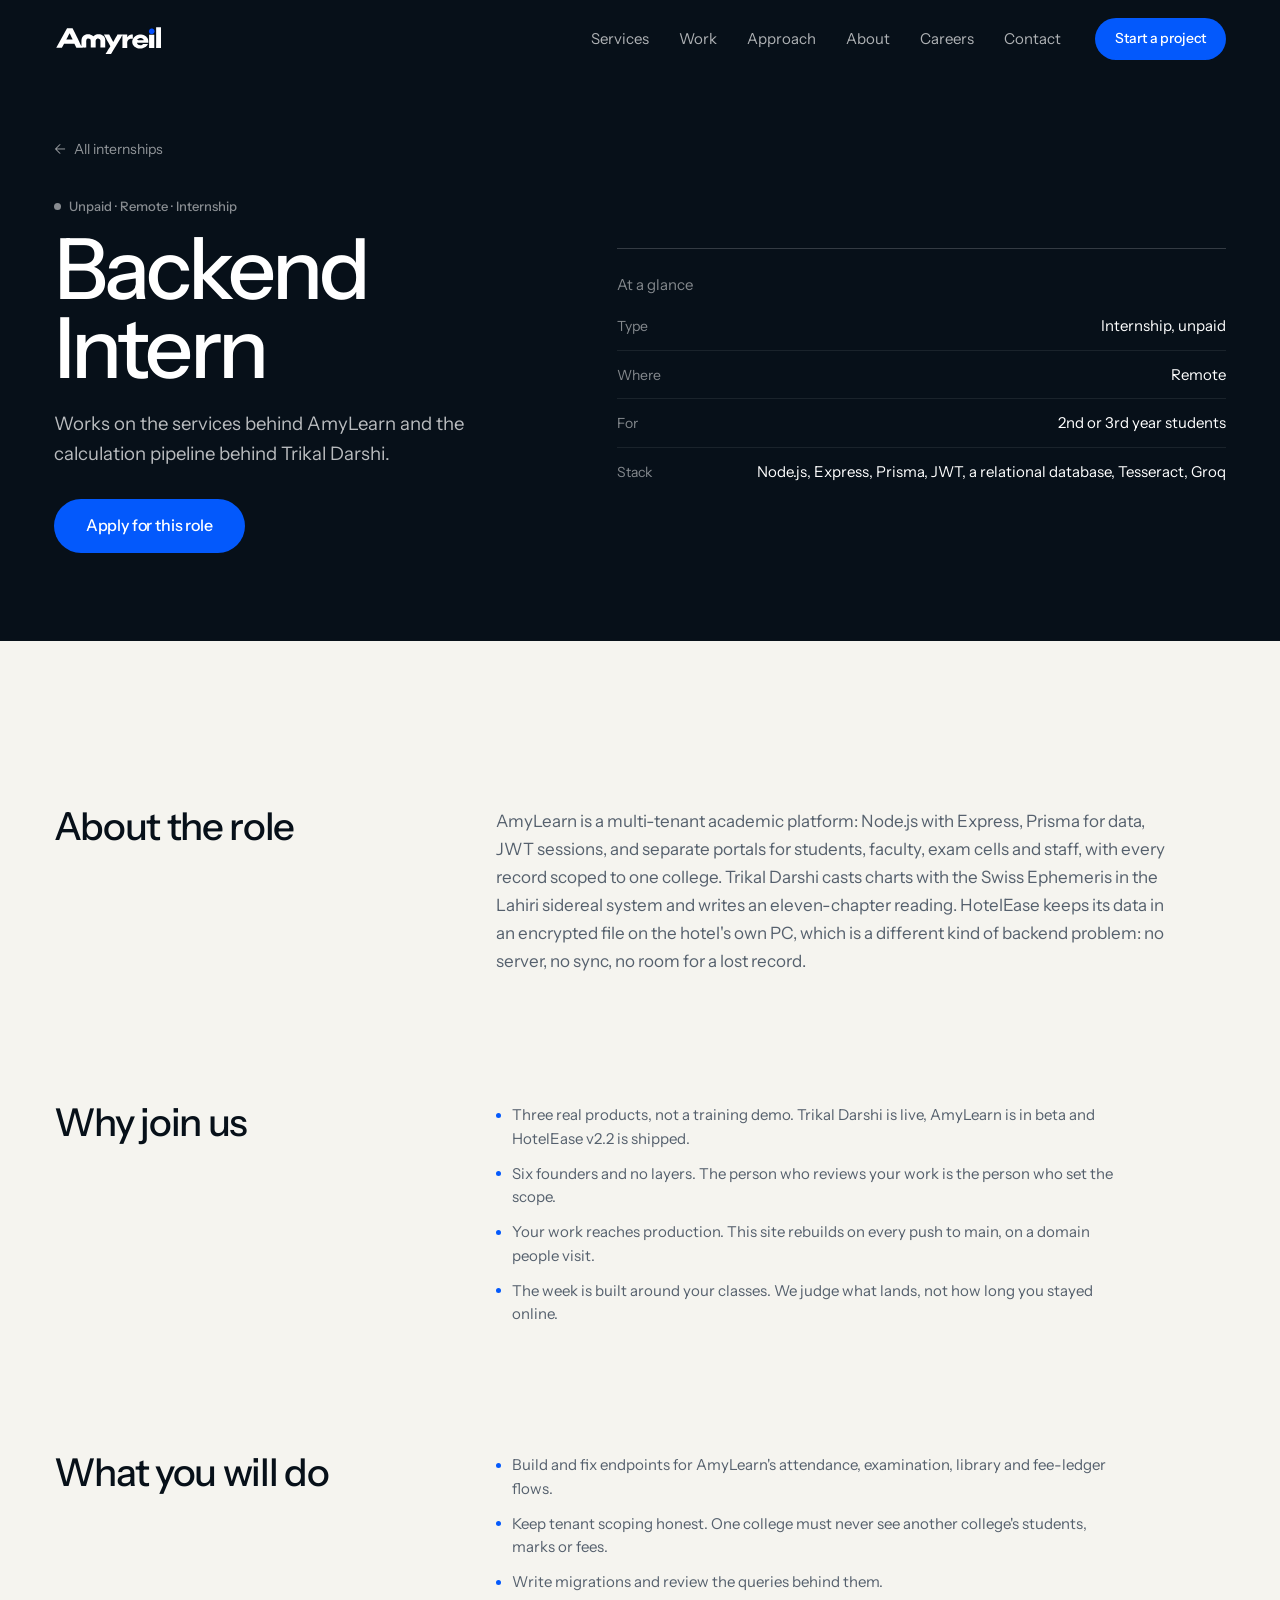
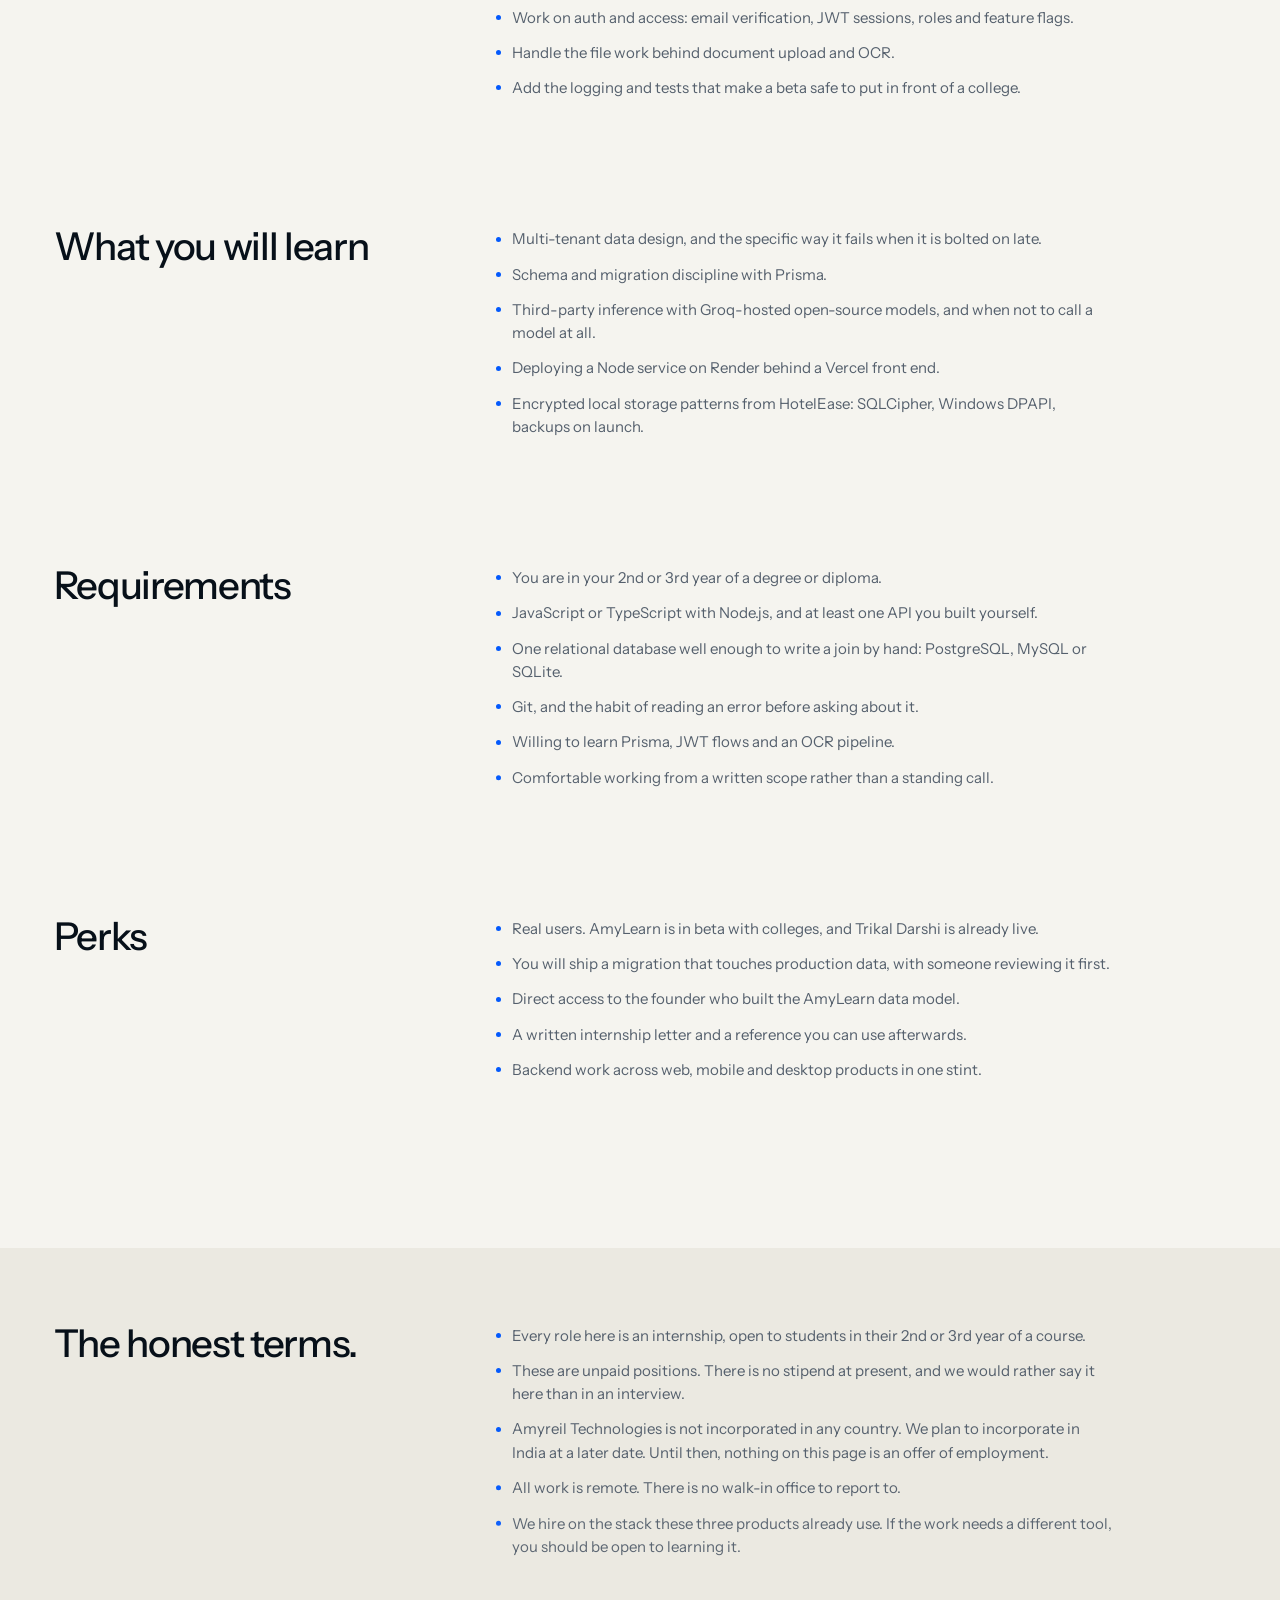
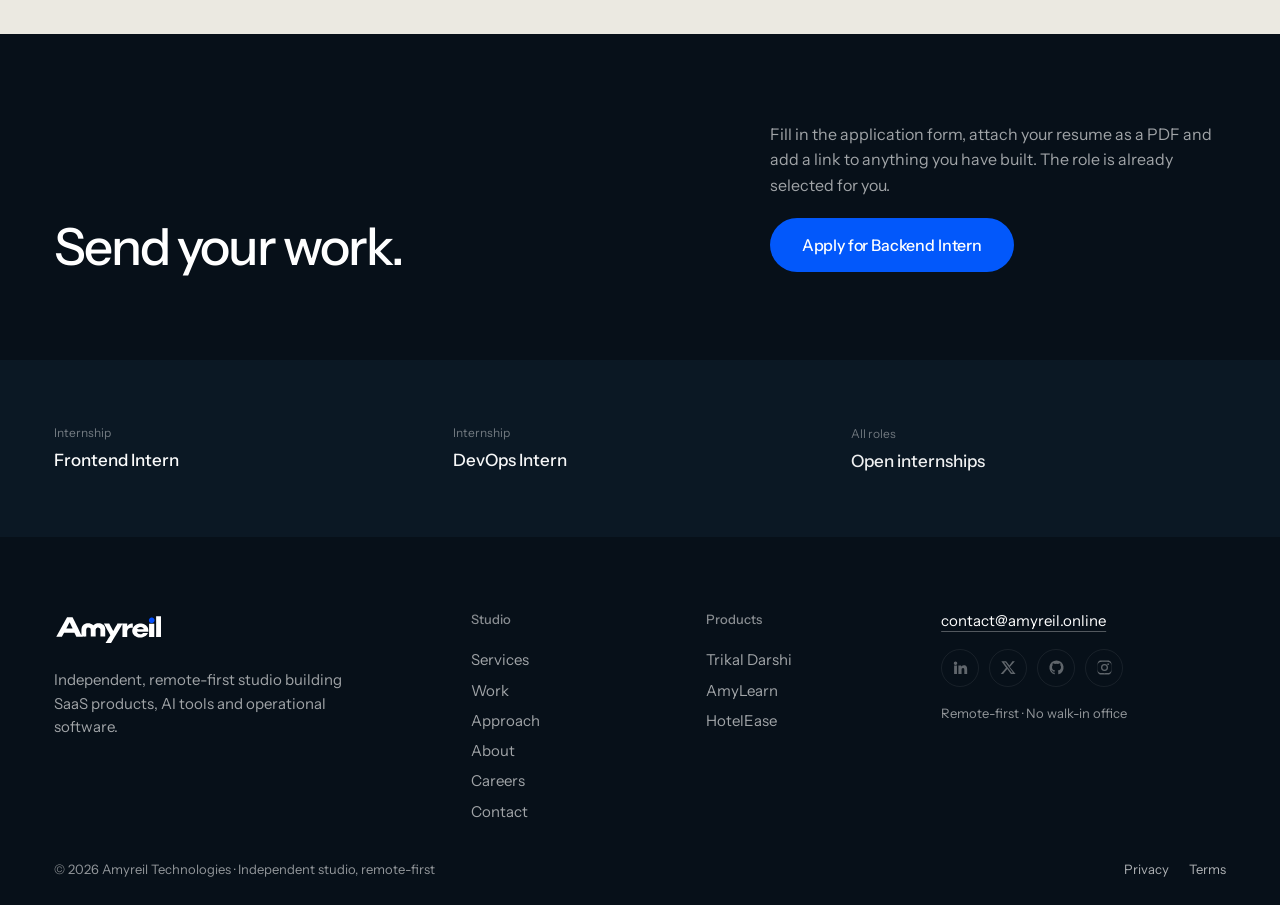
<file: careers/backend-intern.html>
<!doctype html>
<html lang="en">
  <head>
    <meta charset="UTF-8" />
    <title>Backend Intern — Internship | Amyreil Technologies</title>
    <meta
      name="description"
      content="Backend internship at Amyreil Technologies. Node.js, Express, Prisma and JWT on AmyLearn, plus the Swiss Ephemeris pipeline behind Trikal Darshi. Unpaid, remote, for 2nd or 3rd year students."
    />
    <link
      rel="canonical"
      href="https://www.amyreil.online/careers/backend-intern"
    />
    <meta property="og:type" content="website" />
    <meta property="og:site_name" content="Amyreil Technologies" />
    <meta
      property="og:title"
      content="Backend Intern — Internship | Amyreil Technologies"
    />
    <meta
      property="og:description"
      content="Backend internship at Amyreil Technologies. Node.js, Express, Prisma and JWT on AmyLearn, plus the Swiss Ephemeris pipeline behind Trikal Darshi. Unpaid, remote, for 2nd or 3rd year students."
    />
    <meta
      property="og:url"
      content="https://www.amyreil.online/careers/backend-intern"
    />
    <meta
      property="og:image"
      content="https://www.amyreil.online/assets/og-image.jpg"
    />
    <meta property="og:image:width" content="1200" />
    <meta property="og:image:height" content="630" />
    <meta
      property="og:image:alt"
      content="Amyreil Technologies brand card reading Better questions. Better software."
    />
    <meta name="twitter:card" content="summary_large_image" />
    <meta
      name="twitter:title"
      content="Backend Intern — Internship | Amyreil Technologies"
    />
    <meta
      name="twitter:description"
      content="Backend internship at Amyreil Technologies. Node.js, Express, Prisma and JWT on AmyLearn, plus the Swiss Ephemeris pipeline behind Trikal Darshi. Unpaid, remote, for 2nd or 3rd year students."
    />
    <meta
      name="twitter:image"
      content="https://www.amyreil.online/assets/og-image.jpg"
    />
    <meta
      name="twitter:image:alt"
      content="Amyreil Technologies brand card reading Better questions. Better software."
    />
    <meta name="viewport" content="width=device-width, initial-scale=1" />
    <meta name="theme-color" content="#071019" />
    <link rel="icon" type="image/svg+xml" href="/assets/brand/favicon.svg" />
    <link rel="preconnect" href="https://fonts.googleapis.com" />
    <link rel="preconnect" href="https://fonts.gstatic.com" crossorigin />
    <link
      href="https://fonts.googleapis.com/css2?family=Instrument+Sans:ital,wght@0,400..700;1,400..700&family=Caveat:wght@500;600&display=swap"
      rel="stylesheet"
    />
    <link rel="stylesheet" href="/assets/css/site.css" />
    <script type="application/ld+json">
      {
        "@context": "https://schema.org",
        "@type": "JobPosting",
        "title": "Backend Intern",
        "description": "Works on the services behind AmyLearn and the calculation pipeline behind Trikal Darshi. Unpaid remote internship for students in their 2nd or 3rd year. Amyreil Technologies is not incorporated in any country yet; incorporation in India is planned for a later date.",
        "datePosted": "2026-10-31",
        "validThrough": "2027-01-31",
        "employmentType": "INTERN",
        "jobLocationType": "TELECOMMUTE",
        "applicantLocationRequirements": {
          "@type": "Country",
          "name": "India"
        },
        "occupationalCategory": "Information Technology",
        "totalJobOpenings": 1,
        "hiringOrganization": {
          "@type": "Organization",
          "name": "Amyreil Technologies",
          "url": "https://www.amyreil.online/careers",
          "sameAs": "https://www.amyreil.online/",
          "logo": "https://www.amyreil.online/assets/brand/amyreil-mark-512.png"
        }
      }
    </script>
  </head>
  <body>
    <a href="#main" class="skip-link">Skip to main content</a>

    <div id="app">
      <nav class="nav" aria-label="Main navigation">
        <div class="nav-shell">
          <a class="brand" href="/" aria-label="Amyreil Technologies home">
            <img
              src="/assets/brand/amyreil-logo-white.svg"
              alt="Amyreil Technologies"
              width="112"
              height="38"
            />
          </a>
          <div class="nav-links">
            <a href="/#capabilities">Services</a>
            <a href="/#work">Work</a>
            <a href="/#loop">Approach</a>
            <a href="/about">About</a>
            <a href="/careers" aria-current="page">Careers</a>
            <a href="/#cta">Contact</a>
          </div>
          <button class="btn btn--nav open-modal" type="button">
            Start a project
          </button>
          <button
            class="menu-btn"
            type="button"
            aria-label="Open menu"
            aria-expanded="false"
            aria-controls="mobileMenu"
          >
            <span></span><span></span>
          </button>
        </div>
      </nav>

      <div
        class="mobile-menu"
        id="mobileMenu"
        role="dialog"
        aria-modal="true"
        aria-label="Menu"
        aria-hidden="true"
      >
        <div class="mobile-menu-inner">
          <div class="mobile-menu-top">
            <a href="/" aria-label="Amyreil Technologies home" data-menu-link>
              <img
                src="/assets/brand/amyreil-logo-white.svg"
                alt="Amyreil Technologies"
                width="112"
                height="38"
              />
            </a>
            <button class="menu-close" type="button" aria-label="Close menu">
              <svg
                width="16"
                height="16"
                viewBox="0 0 24 24"
                fill="none"
                stroke="currentColor"
                stroke-width="2"
                aria-hidden="true"
              >
                <path d="M6 6l12 12M18 6L6 18" />
              </svg>
            </button>
          </div>
          <nav class="mobile-links" aria-label="Mobile navigation">
            <a href="/#capabilities" data-menu-link>Services</a>
            <a href="/#work" data-menu-link>Work</a>
            <a href="/#loop" data-menu-link>Approach</a>
            <a href="/about" data-menu-link>About</a>
            <a href="/careers" data-menu-link>Careers</a>
            <a href="/#cta" data-menu-link>Contact</a>
          </nav>
          <button class="btn btn--lg open-modal" type="button">
            Start a project
          </button>
          <a class="mobile-mail" href="mailto:contact@amyreil.online"
            >contact@amyreil.online</a
          >
        </div>
      </div>

      <main id="main">
        <header class="page-hero">
          <div class="shell">
            <a class="back-link" href="/careers"
              ><span aria-hidden="true">&larr;</span> All internships</a
            >
            <div class="page-hero-grid">
              <div>
                <p class="project-status">Unpaid · Remote · Internship</p>
                <h1 class="split">Backend Intern</h1>
                <p class="page-lead">
                  Works on the services behind AmyLearn and the calculation
                  pipeline behind Trikal Darshi.
                </p>
                <div class="page-actions">
                  <a
                    class="btn btn--lg"
                    href="/careers/apply?role=backend-intern"
                    >Apply for this role</a
                  >
                </div>
              </div>
              <aside class="about-hero-side" aria-label="Role at a glance">
                <p class="about-side-title">At a glance</p>
                <dl class="about-side-facts">
                  <div>
                    <dt>Type</dt>
                    <dd>Internship, unpaid</dd>
                  </div>
                  <div>
                    <dt>Where</dt>
                    <dd>Remote</dd>
                  </div>
                  <div>
                    <dt>For</dt>
                    <dd>2nd or 3rd year students</dd>
                  </div>
                  <div>
                    <dt>Stack</dt>
                    <dd>
                      Node.js, Express, Prisma, JWT, a relational database,
                      Tesseract, Groq
                    </dd>
                  </div>
                </dl>
              </aside>
            </div>
          </div>
        </header>

        <div class="page-body">
          <div class="shell">
            <section class="detail-section">
              <div class="detail-grid">
                <h2 class="split">About the role</h2>
                <div class="detail-copy">
                  <p>
                    AmyLearn is a multi-tenant academic platform: Node.js with
                    Express, Prisma for data, JWT sessions, and separate portals
                    for students, faculty, exam cells and staff, with every
                    record scoped to one college. Trikal Darshi casts charts
                    with the Swiss Ephemeris in the Lahiri sidereal system and
                    writes an eleven-chapter reading. HotelEase keeps its data
                    in an encrypted file on the hotel's own PC, which is a
                    different kind of backend problem: no server, no sync, no
                    room for a lost record.
                  </p>
                </div>
              </div>
            </section>
            <section class="detail-section">
              <div class="detail-grid">
                <h2 class="split">Why join us</h2>
                <div class="detail-copy">
                  <ul class="note-list">
                    <li>
                      Three real products, not a training demo. Trikal Darshi is
                      live, AmyLearn is in beta and HotelEase v2.2 is shipped.
                    </li>
                    <li>
                      Six founders and no layers. The person who reviews your
                      work is the person who set the scope.
                    </li>
                    <li>
                      Your work reaches production. This site rebuilds on every
                      push to main, on a domain people visit.
                    </li>
                    <li>
                      The week is built around your classes. We judge what
                      lands, not how long you stayed online.
                    </li>
                  </ul>
                </div>
              </div>
            </section>
            <section class="detail-section">
              <div class="detail-grid">
                <h2 class="split">What you will do</h2>
                <div class="detail-copy">
                  <ul class="note-list">
                    <li>
                      Build and fix endpoints for AmyLearn's attendance,
                      examination, library and fee-ledger flows.
                    </li>
                    <li>
                      Keep tenant scoping honest. One college must never see
                      another college's students, marks or fees.
                    </li>
                    <li>
                      Write migrations and review the queries behind them.
                    </li>
                    <li>
                      Work on auth and access: email verification, JWT sessions,
                      roles and feature flags.
                    </li>
                    <li>
                      Handle the file work behind document upload and OCR.
                    </li>
                    <li>
                      Add the logging and tests that make a beta safe to put in
                      front of a college.
                    </li>
                  </ul>
                </div>
              </div>
            </section>
            <section class="detail-section">
              <div class="detail-grid">
                <h2 class="split">What you will learn</h2>
                <div class="detail-copy">
                  <ul class="note-list">
                    <li>
                      Multi-tenant data design, and the specific way it fails
                      when it is bolted on late.
                    </li>
                    <li>Schema and migration discipline with Prisma.</li>
                    <li>
                      Third-party inference with Groq-hosted open-source models,
                      and when not to call a model at all.
                    </li>
                    <li>
                      Deploying a Node service on Render behind a Vercel front
                      end.
                    </li>
                    <li>
                      Encrypted local storage patterns from HotelEase:
                      SQLCipher, Windows DPAPI, backups on launch.
                    </li>
                  </ul>
                </div>
              </div>
            </section>
            <section class="detail-section">
              <div class="detail-grid">
                <h2 class="split">Requirements</h2>
                <div class="detail-copy">
                  <ul class="note-list">
                    <li>
                      You are in your 2nd or 3rd year of a degree or diploma.
                    </li>
                    <li>
                      JavaScript or TypeScript with Node.js, and at least one
                      API you built yourself.
                    </li>
                    <li>
                      One relational database well enough to write a join by
                      hand: PostgreSQL, MySQL or SQLite.
                    </li>
                    <li>
                      Git, and the habit of reading an error before asking about
                      it.
                    </li>
                    <li>
                      Willing to learn Prisma, JWT flows and an OCR pipeline.
                    </li>
                    <li>
                      Comfortable working from a written scope rather than a
                      standing call.
                    </li>
                  </ul>
                </div>
              </div>
            </section>
            <section class="detail-section">
              <div class="detail-grid">
                <h2 class="split">Perks</h2>
                <div class="detail-copy">
                  <ul class="note-list">
                    <li>
                      Real users. AmyLearn is in beta with colleges, and Trikal
                      Darshi is already live.
                    </li>
                    <li>
                      You will ship a migration that touches production data,
                      with someone reviewing it first.
                    </li>
                    <li>
                      Direct access to the founder who built the AmyLearn data
                      model.
                    </li>
                    <li>
                      A written internship letter and a reference you can use
                      afterwards.
                    </li>
                    <li>
                      Backend work across web, mobile and desktop products in
                      one stint.
                    </li>
                  </ul>
                </div>
              </div>
            </section>
          </div>
        </div>

        <section class="note-band">
          <div class="shell detail-grid">
            <h2 class="split">The honest terms.</h2>
            <ul class="note-list">
              <li>
                Every role here is an internship, open to students in their 2nd
                or 3rd year of a course.
              </li>
              <li>
                These are unpaid positions. There is no stipend at present, and
                we would rather say it here than in an interview.
              </li>
              <li>
                Amyreil Technologies is not incorporated in any country. We plan
                to incorporate in India at a later date. Until then, nothing on
                this page is an offer of employment.
              </li>
              <li>
                All work is remote. There is no walk-in office to report to.
              </li>
              <li>
                We hire on the stack these three products already use. If the
                work needs a different tool, you should be open to learning it.
              </li>
            </ul>
          </div>
        </section>
        <section class="product-cta">
          <div class="shell product-cta-grid">
            <h2 class="split">Send your work.</h2>
            <div>
              <p>
                Fill in the application form, attach your resume as a PDF and
                add a link to anything you have built. The role is already
                selected for you.
              </p>
              <a class="btn btn--lg" href="/careers/apply?role=backend-intern"
                >Apply for Backend Intern</a
              >
            </div>
          </div>
        </section>

        <section class="more-products">
          <div class="shell more-products-grid">
            <a href="/careers/frontend-intern"
              ><span>Internship</span><b>Frontend Intern</b></a
            >
            <a href="/careers/devops-intern"
              ><span>Internship</span><b>DevOps Intern</b></a
            >
            <a href="/careers"><span>All roles</span><b>Open internships</b></a>
          </div>
        </section>
      </main>

      <footer class="footer" id="footer">
        <div class="shell">
          <div class="footer-top">
            <div class="footer-brand">
              <a class="brand" href="/" aria-label="Amyreil Technologies">
                <img
                  src="/assets/brand/amyreil-logo-white.svg"
                  alt="Amyreil Technologies"
                  width="112"
                  height="38"
                />
              </a>
              <p>
                Independent, remote-first studio building SaaS products, AI
                tools and operational software.
              </p>
            </div>
            <nav class="footer-nav" aria-label="Studio">
              <span class="footer-col-title">Studio</span>
              <a href="/#capabilities">Services</a>
              <a href="/#work">Work</a>
              <a href="/#loop">Approach</a>
              <a href="/about">About</a>
              <a href="/careers">Careers</a>
              <a href="/#cta">Contact</a>
            </nav>
            <nav class="footer-nav" aria-label="Products">
              <span class="footer-col-title">Products</span>
              <a href="/trikal-darshi">Trikal Darshi</a>
              <a href="/amylearn">AmyLearn</a>
              <a href="/hotelease">HotelEase</a>
            </nav>
            <div class="footer-contact">
              <a class="footer-mail" href="mailto:contact@amyreil.online"
                >contact@amyreil.online</a
              >
              <!-- Social links: replace each href="#" with the real profile URL when the page exists. -->
              <nav class="social" aria-label="Amyreil on social platforms">
                <a
                  class="social-link"
                  href="#"
                  data-social="LinkedIn"
                  aria-label="Amyreil on LinkedIn"
                >
                  <svg
                    viewBox="0 0 24 24"
                    fill="currentColor"
                    aria-hidden="true"
                  >
                    <path
                      d="M4.98 3.5a2.5 2.5 0 1 1 0 5 2.5 2.5 0 0 1 0-5zM3 9h4v12H3zM9 9h3.8v1.7h.05c.53-1 1.83-2.05 3.77-2.05 4.03 0 4.78 2.65 4.78 6.1V21h-4v-5.4c0-1.29-.02-2.95-1.8-2.95-1.8 0-2.08 1.4-2.08 2.85V21H9z"
                    />
                  </svg>
                </a>
                <a
                  class="social-link"
                  href="#"
                  data-social="X"
                  aria-label="Amyreil on X"
                >
                  <svg
                    viewBox="0 0 24 24"
                    fill="currentColor"
                    aria-hidden="true"
                  >
                    <path
                      d="M17.53 3H21l-7.19 8.21L22 21h-6.56l-5.14-6.72L4.4 21H1l7.62-8.7L1.9 3h6.72l4.65 6.15L17.53 3Zm-1.15 16h1.84L7.7 4.9H5.73L16.38 19Z"
                    />
                  </svg>
                </a>
                <a
                  class="social-link"
                  href="#"
                  data-social="GitHub"
                  aria-label="Amyreil on GitHub"
                >
                  <svg
                    viewBox="0 0 24 24"
                    fill="currentColor"
                    aria-hidden="true"
                  >
                    <path
                      d="M12 2a10 10 0 0 0-3.16 19.49c.5.09.68-.22.68-.48v-1.7c-2.78.6-3.37-1.34-3.37-1.34-.45-1.16-1.11-1.47-1.11-1.47-.91-.62.07-.61.07-.61 1 .07 1.53 1.03 1.53 1.03.89 1.53 2.34 1.09 2.91.83.09-.65.35-1.09.63-1.34-2.22-.25-4.56-1.11-4.56-4.94 0-1.09.39-1.98 1.03-2.68-.1-.25-.45-1.27.1-2.64 0 0 .84-.27 2.75 1.02a9.5 9.5 0 0 1 5 0c1.91-1.29 2.75-1.02 2.75-1.02.55 1.37.2 2.39.1 2.64.64.7 1.03 1.59 1.03 2.68 0 3.84-2.34 4.68-4.57 4.93.36.31.68.92.68 1.85v2.74c0 .27.18.58.69.48A10 10 0 0 0 12 2Z"
                    />
                  </svg>
                </a>
                <a
                  class="social-link"
                  href="#"
                  data-social="Instagram"
                  aria-label="Amyreil on Instagram"
                >
                  <svg
                    viewBox="0 0 24 24"
                    fill="currentColor"
                    aria-hidden="true"
                  >
                    <path
                      d="M12 2.2c3.2 0 3.58.01 4.85.07 1.17.05 1.8.25 2.23.41.56.22.96.48 1.38.9.42.42.68.82.9 1.38.16.42.36 1.06.41 2.23.06 1.27.07 1.65.07 4.85s-.01 3.58-.07 4.85c-.05 1.17-.25 1.8-.41 2.23-.22.56-.48.96-.9 1.38-.42.42-.82.68-1.38.9-.42.16-1.06.36-2.23.41-1.27.06-1.65.07-4.85.07s-3.58-.01-4.85-.07c-1.17-.05-1.8-.25-2.23-.41a3.8 3.8 0 0 1-1.38-.9 3.8 3.8 0 0 1-.9-1.38c-.16-.42-.36-1.06-.41-2.23C2.21 15.58 2.2 15.2 2.2 12s.01-3.58.07-4.85c.05-1.17.25-1.8.41-2.23.22-.56.48-.96.9-1.38.42-.42.82-.68 1.38-.9.42-.16 1.06-.36 2.23-.41C8.42 2.21 8.8 2.2 12 2.2Zm0 1.8c-3.15 0-3.5.01-4.74.07-1.14.05-1.76.24-2.17.4-.55.21-.94.47-1.35.88-.41.41-.67.8-.88 1.35-.16.41-.35 1.03-.4 2.17C2.4 10.11 2.4 10.46 2.4 12s.01 1.89.06 3.13c.05 1.14.24 1.76.4 2.17.21.55.47.94.88 1.35.41.41.8.67 1.35.88.41.16 1.03.35 2.17.4 1.24.06 1.59.07 4.74.07s3.5-.01 4.74-.07c1.14-.05 1.76-.24 2.17-.4.55-.21.94-.47 1.35-.88.41-.41.67-.8.88-1.35.16-.41.35-1.03.4-2.17.06-1.24.07-1.59.07-3.13s-.01-1.89-.07-3.13c-.05-1.14-.24-1.76-.4-2.17a3.6 3.6 0 0 0-.88-1.35 3.6 3.6 0 0 0-1.35-.88c-.41-.16-1.03-.35-2.17-.4C15.5 4.01 15.15 4 12 4Zm0 3.06a4.94 4.94 0 1 1 0 9.88 4.94 4.94 0 0 1 0-9.88Zm0 1.8a3.14 3.14 0 1 0 0 6.28 3.14 3.14 0 0 0 0-6.28Zm5.15-2.82a1.2 1.2 0 1 1 0 2.4 1.2 1.2 0 0 1 0-2.4Z"
                    />
                  </svg>
                </a>
              </nav>
              <p class="footer-place">Remote-first · No walk-in office</p>
            </div>
          </div>
          <div class="footer-bottom">
            <span
              >© 2026 Amyreil Technologies · Independent studio,
              remote-first</span
            >
            <div class="footer-legal">
              <a href="/privacy">Privacy</a>
              <a href="/terms">Terms</a>
            </div>
          </div>
        </div>
      </footer>
    </div>

    <script src="/assets/vendor/gsap.min.js"></script>
    <script src="/assets/vendor/ScrollTrigger.min.js"></script>
    <script src="/assets/vendor/lenis.min.js"></script>
    <script src="/assets/js/site.js"></script>
  </body>
</html>
</file>
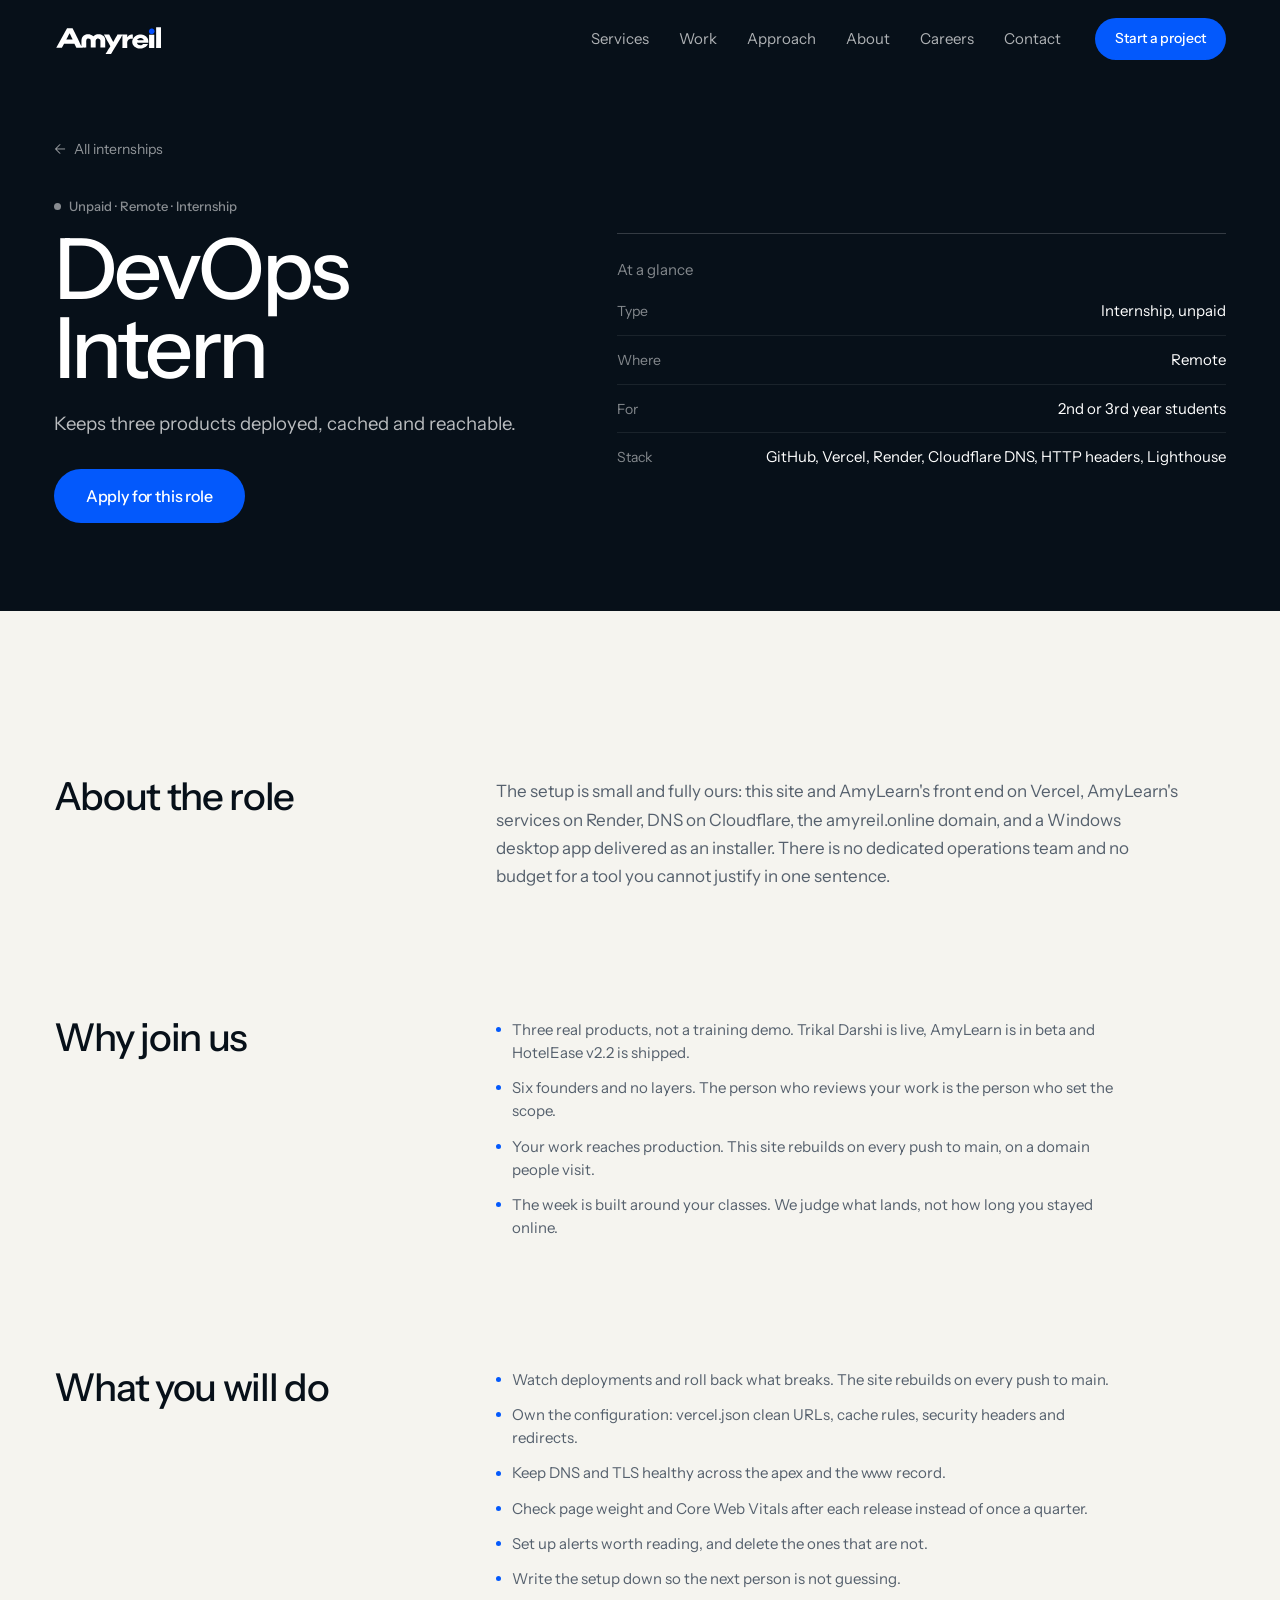
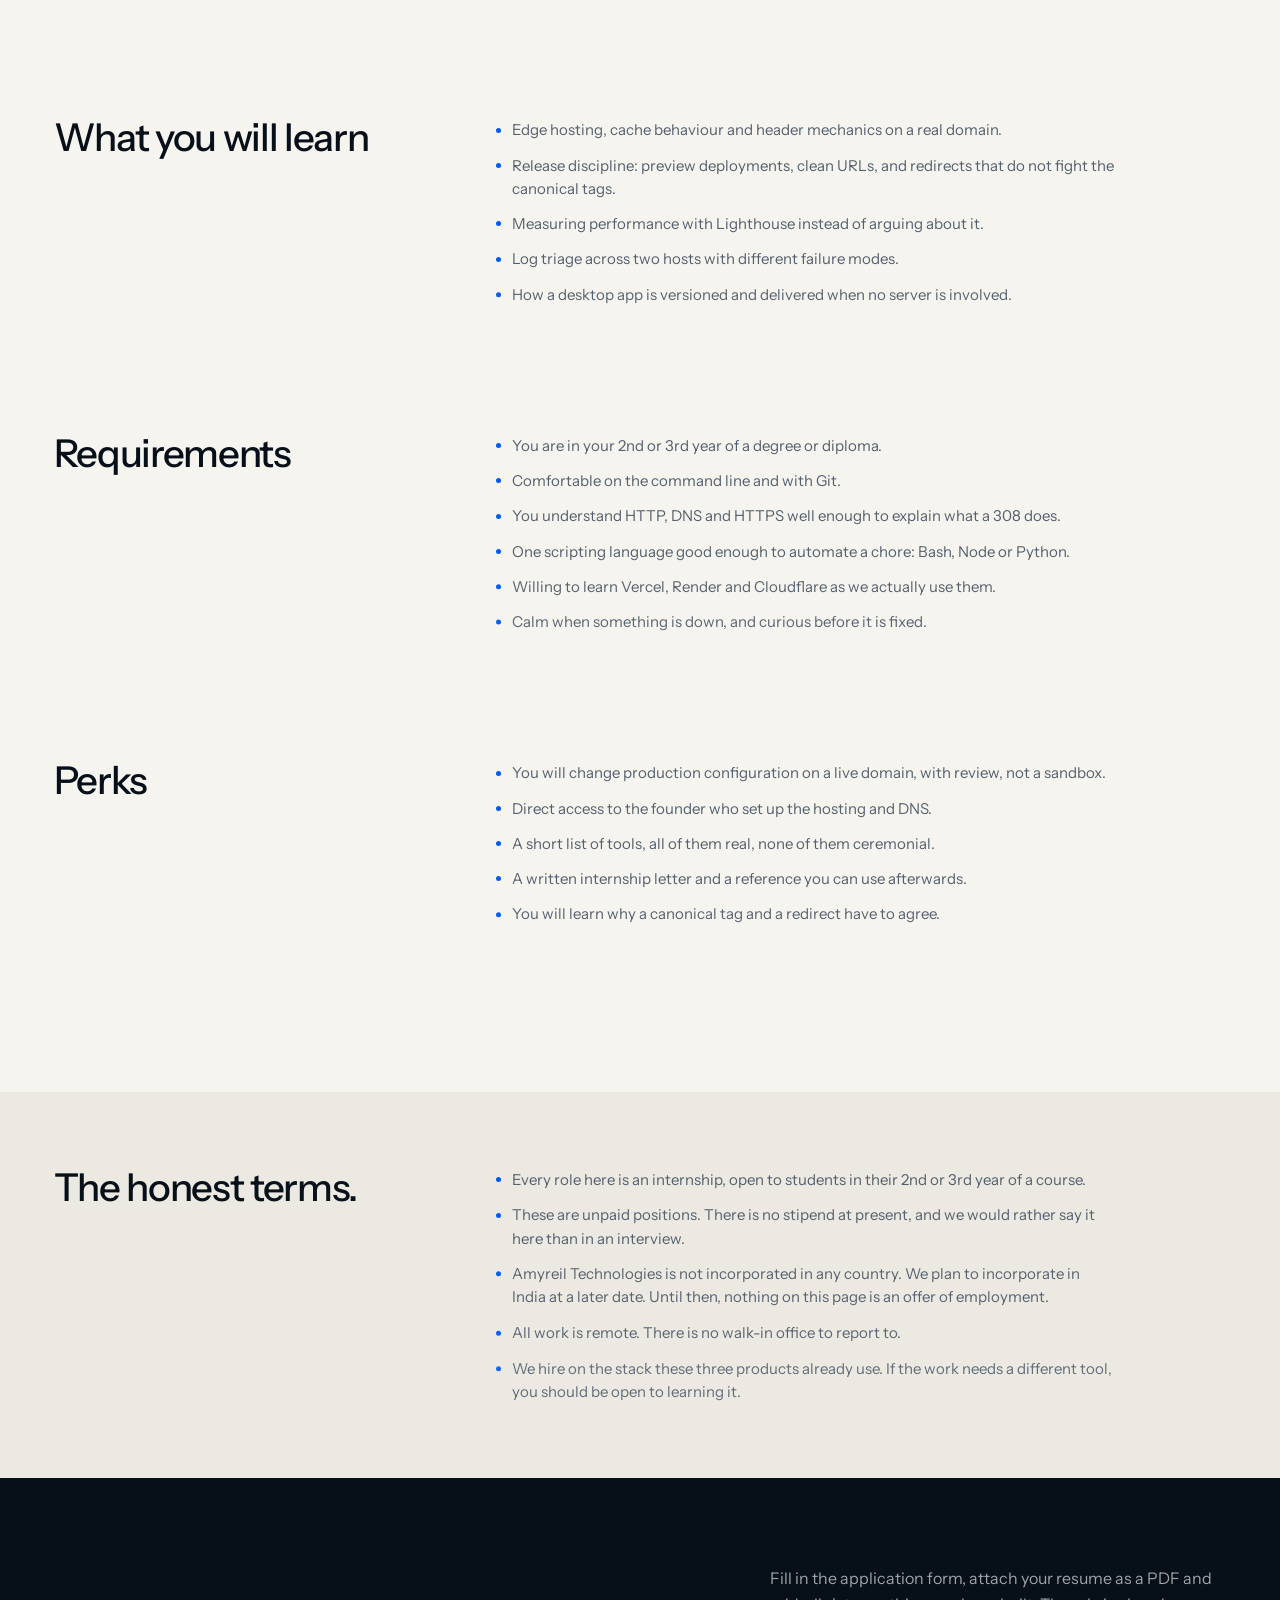
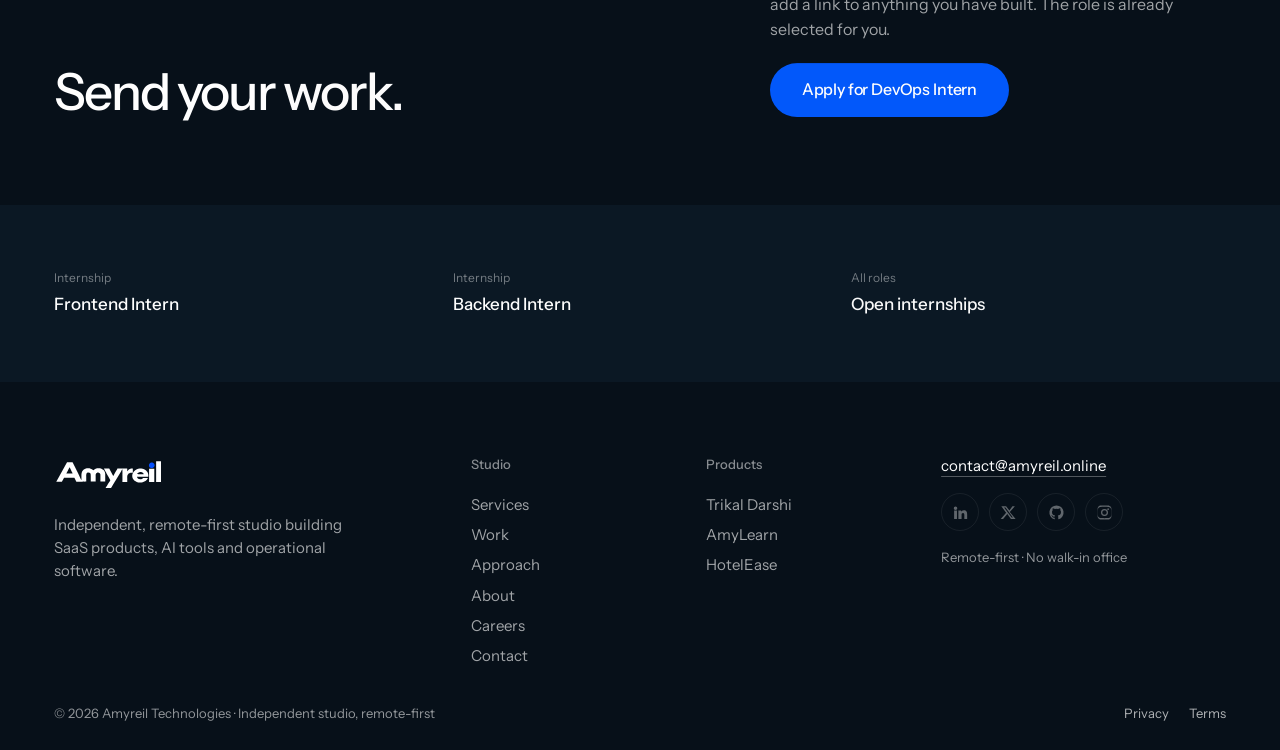
<file: careers/devops-intern.html>
<!doctype html>
<html lang="en">
  <head>
    <meta charset="UTF-8" />
    <title>DevOps Intern — Internship | Amyreil Technologies</title>
    <meta
      name="description"
      content="DevOps internship at Amyreil Technologies. Vercel and Render deployments, Cloudflare DNS, caching and security headers, performance checks on a live domain. Unpaid, remote, for 2nd or 3rd year students."
    />
    <link
      rel="canonical"
      href="https://www.amyreil.online/careers/devops-intern"
    />
    <meta property="og:type" content="website" />
    <meta property="og:site_name" content="Amyreil Technologies" />
    <meta
      property="og:title"
      content="DevOps Intern — Internship | Amyreil Technologies"
    />
    <meta
      property="og:description"
      content="DevOps internship at Amyreil Technologies. Vercel and Render deployments, Cloudflare DNS, caching and security headers, performance checks on a live domain. Unpaid, remote, for 2nd or 3rd year students."
    />
    <meta
      property="og:url"
      content="https://www.amyreil.online/careers/devops-intern"
    />
    <meta
      property="og:image"
      content="https://www.amyreil.online/assets/og-image.jpg"
    />
    <meta property="og:image:width" content="1200" />
    <meta property="og:image:height" content="630" />
    <meta
      property="og:image:alt"
      content="Amyreil Technologies brand card reading Better questions. Better software."
    />
    <meta name="twitter:card" content="summary_large_image" />
    <meta
      name="twitter:title"
      content="DevOps Intern — Internship | Amyreil Technologies"
    />
    <meta
      name="twitter:description"
      content="DevOps internship at Amyreil Technologies. Vercel and Render deployments, Cloudflare DNS, caching and security headers, performance checks on a live domain. Unpaid, remote, for 2nd or 3rd year students."
    />
    <meta
      name="twitter:image"
      content="https://www.amyreil.online/assets/og-image.jpg"
    />
    <meta
      name="twitter:image:alt"
      content="Amyreil Technologies brand card reading Better questions. Better software."
    />
    <meta name="viewport" content="width=device-width, initial-scale=1" />
    <meta name="theme-color" content="#071019" />
    <link rel="icon" type="image/svg+xml" href="/assets/brand/favicon.svg" />
    <link rel="preconnect" href="https://fonts.googleapis.com" />
    <link rel="preconnect" href="https://fonts.gstatic.com" crossorigin />
    <link
      href="https://fonts.googleapis.com/css2?family=Instrument+Sans:ital,wght@0,400..700;1,400..700&family=Caveat:wght@500;600&display=swap"
      rel="stylesheet"
    />
    <link rel="stylesheet" href="/assets/css/site.css" />
    <script type="application/ld+json">
      {
        "@context": "https://schema.org",
        "@type": "JobPosting",
        "title": "DevOps Intern",
        "description": "Keeps three products deployed, cached and reachable. Unpaid remote internship for students in their 2nd or 3rd year. Amyreil Technologies is not incorporated in any country yet; incorporation in India is planned for a later date.",
        "datePosted": "2026-10-31",
        "validThrough": "2027-01-31",
        "employmentType": "INTERN",
        "jobLocationType": "TELECOMMUTE",
        "applicantLocationRequirements": {
          "@type": "Country",
          "name": "India"
        },
        "occupationalCategory": "Information Technology",
        "totalJobOpenings": 1,
        "hiringOrganization": {
          "@type": "Organization",
          "name": "Amyreil Technologies",
          "url": "https://www.amyreil.online/careers",
          "sameAs": "https://www.amyreil.online/",
          "logo": "https://www.amyreil.online/assets/brand/amyreil-mark-512.png"
        }
      }
    </script>
  </head>
  <body>
    <a href="#main" class="skip-link">Skip to main content</a>

    <div id="app">
      <nav class="nav" aria-label="Main navigation">
        <div class="nav-shell">
          <a class="brand" href="/" aria-label="Amyreil Technologies home">
            <img
              src="/assets/brand/amyreil-logo-white.svg"
              alt="Amyreil Technologies"
              width="112"
              height="38"
            />
          </a>
          <div class="nav-links">
            <a href="/#capabilities">Services</a>
            <a href="/#work">Work</a>
            <a href="/#loop">Approach</a>
            <a href="/about">About</a>
            <a href="/careers" aria-current="page">Careers</a>
            <a href="/#cta">Contact</a>
          </div>
          <button class="btn btn--nav open-modal" type="button">
            Start a project
          </button>
          <button
            class="menu-btn"
            type="button"
            aria-label="Open menu"
            aria-expanded="false"
            aria-controls="mobileMenu"
          >
            <span></span><span></span>
          </button>
        </div>
      </nav>

      <div
        class="mobile-menu"
        id="mobileMenu"
        role="dialog"
        aria-modal="true"
        aria-label="Menu"
        aria-hidden="true"
      >
        <div class="mobile-menu-inner">
          <div class="mobile-menu-top">
            <a href="/" aria-label="Amyreil Technologies home" data-menu-link>
              <img
                src="/assets/brand/amyreil-logo-white.svg"
                alt="Amyreil Technologies"
                width="112"
                height="38"
              />
            </a>
            <button class="menu-close" type="button" aria-label="Close menu">
              <svg
                width="16"
                height="16"
                viewBox="0 0 24 24"
                fill="none"
                stroke="currentColor"
                stroke-width="2"
                aria-hidden="true"
              >
                <path d="M6 6l12 12M18 6L6 18" />
              </svg>
            </button>
          </div>
          <nav class="mobile-links" aria-label="Mobile navigation">
            <a href="/#capabilities" data-menu-link>Services</a>
            <a href="/#work" data-menu-link>Work</a>
            <a href="/#loop" data-menu-link>Approach</a>
            <a href="/about" data-menu-link>About</a>
            <a href="/careers" data-menu-link>Careers</a>
            <a href="/#cta" data-menu-link>Contact</a>
          </nav>
          <button class="btn btn--lg open-modal" type="button">
            Start a project
          </button>
          <a class="mobile-mail" href="mailto:contact@amyreil.online"
            >contact@amyreil.online</a
          >
        </div>
      </div>

      <main id="main">
        <header class="page-hero">
          <div class="shell">
            <a class="back-link" href="/careers"
              ><span aria-hidden="true">&larr;</span> All internships</a
            >
            <div class="page-hero-grid">
              <div>
                <p class="project-status">Unpaid · Remote · Internship</p>
                <h1 class="split">DevOps Intern</h1>
                <p class="page-lead">
                  Keeps three products deployed, cached and reachable.
                </p>
                <div class="page-actions">
                  <a
                    class="btn btn--lg"
                    href="/careers/apply?role=devops-intern"
                    >Apply for this role</a
                  >
                </div>
              </div>
              <aside class="about-hero-side" aria-label="Role at a glance">
                <p class="about-side-title">At a glance</p>
                <dl class="about-side-facts">
                  <div>
                    <dt>Type</dt>
                    <dd>Internship, unpaid</dd>
                  </div>
                  <div>
                    <dt>Where</dt>
                    <dd>Remote</dd>
                  </div>
                  <div>
                    <dt>For</dt>
                    <dd>2nd or 3rd year students</dd>
                  </div>
                  <div>
                    <dt>Stack</dt>
                    <dd>
                      GitHub, Vercel, Render, Cloudflare DNS, HTTP headers,
                      Lighthouse
                    </dd>
                  </div>
                </dl>
              </aside>
            </div>
          </div>
        </header>

        <div class="page-body">
          <div class="shell">
            <section class="detail-section">
              <div class="detail-grid">
                <h2 class="split">About the role</h2>
                <div class="detail-copy">
                  <p>
                    The setup is small and fully ours: this site and AmyLearn's
                    front end on Vercel, AmyLearn's services on Render, DNS on
                    Cloudflare, the amyreil.online domain, and a Windows desktop
                    app delivered as an installer. There is no dedicated
                    operations team and no budget for a tool you cannot justify
                    in one sentence.
                  </p>
                </div>
              </div>
            </section>
            <section class="detail-section">
              <div class="detail-grid">
                <h2 class="split">Why join us</h2>
                <div class="detail-copy">
                  <ul class="note-list">
                    <li>
                      Three real products, not a training demo. Trikal Darshi is
                      live, AmyLearn is in beta and HotelEase v2.2 is shipped.
                    </li>
                    <li>
                      Six founders and no layers. The person who reviews your
                      work is the person who set the scope.
                    </li>
                    <li>
                      Your work reaches production. This site rebuilds on every
                      push to main, on a domain people visit.
                    </li>
                    <li>
                      The week is built around your classes. We judge what
                      lands, not how long you stayed online.
                    </li>
                  </ul>
                </div>
              </div>
            </section>
            <section class="detail-section">
              <div class="detail-grid">
                <h2 class="split">What you will do</h2>
                <div class="detail-copy">
                  <ul class="note-list">
                    <li>
                      Watch deployments and roll back what breaks. The site
                      rebuilds on every push to main.
                    </li>
                    <li>
                      Own the configuration: vercel.json clean URLs, cache
                      rules, security headers and redirects.
                    </li>
                    <li>
                      Keep DNS and TLS healthy across the apex and the www
                      record.
                    </li>
                    <li>
                      Check page weight and Core Web Vitals after each release
                      instead of once a quarter.
                    </li>
                    <li>
                      Set up alerts worth reading, and delete the ones that are
                      not.
                    </li>
                    <li>
                      Write the setup down so the next person is not guessing.
                    </li>
                  </ul>
                </div>
              </div>
            </section>
            <section class="detail-section">
              <div class="detail-grid">
                <h2 class="split">What you will learn</h2>
                <div class="detail-copy">
                  <ul class="note-list">
                    <li>
                      Edge hosting, cache behaviour and header mechanics on a
                      real domain.
                    </li>
                    <li>
                      Release discipline: preview deployments, clean URLs, and
                      redirects that do not fight the canonical tags.
                    </li>
                    <li>
                      Measuring performance with Lighthouse instead of arguing
                      about it.
                    </li>
                    <li>
                      Log triage across two hosts with different failure modes.
                    </li>
                    <li>
                      How a desktop app is versioned and delivered when no
                      server is involved.
                    </li>
                  </ul>
                </div>
              </div>
            </section>
            <section class="detail-section">
              <div class="detail-grid">
                <h2 class="split">Requirements</h2>
                <div class="detail-copy">
                  <ul class="note-list">
                    <li>
                      You are in your 2nd or 3rd year of a degree or diploma.
                    </li>
                    <li>Comfortable on the command line and with Git.</li>
                    <li>
                      You understand HTTP, DNS and HTTPS well enough to explain
                      what a 308 does.
                    </li>
                    <li>
                      One scripting language good enough to automate a chore:
                      Bash, Node or Python.
                    </li>
                    <li>
                      Willing to learn Vercel, Render and Cloudflare as we
                      actually use them.
                    </li>
                    <li>
                      Calm when something is down, and curious before it is
                      fixed.
                    </li>
                  </ul>
                </div>
              </div>
            </section>
            <section class="detail-section">
              <div class="detail-grid">
                <h2 class="split">Perks</h2>
                <div class="detail-copy">
                  <ul class="note-list">
                    <li>
                      You will change production configuration on a live domain,
                      with review, not a sandbox.
                    </li>
                    <li>
                      Direct access to the founder who set up the hosting and
                      DNS.
                    </li>
                    <li>
                      A short list of tools, all of them real, none of them
                      ceremonial.
                    </li>
                    <li>
                      A written internship letter and a reference you can use
                      afterwards.
                    </li>
                    <li>
                      You will learn why a canonical tag and a redirect have to
                      agree.
                    </li>
                  </ul>
                </div>
              </div>
            </section>
          </div>
        </div>

        <section class="note-band">
          <div class="shell detail-grid">
            <h2 class="split">The honest terms.</h2>
            <ul class="note-list">
              <li>
                Every role here is an internship, open to students in their 2nd
                or 3rd year of a course.
              </li>
              <li>
                These are unpaid positions. There is no stipend at present, and
                we would rather say it here than in an interview.
              </li>
              <li>
                Amyreil Technologies is not incorporated in any country. We plan
                to incorporate in India at a later date. Until then, nothing on
                this page is an offer of employment.
              </li>
              <li>
                All work is remote. There is no walk-in office to report to.
              </li>
              <li>
                We hire on the stack these three products already use. If the
                work needs a different tool, you should be open to learning it.
              </li>
            </ul>
          </div>
        </section>
        <section class="product-cta">
          <div class="shell product-cta-grid">
            <h2 class="split">Send your work.</h2>
            <div>
              <p>
                Fill in the application form, attach your resume as a PDF and
                add a link to anything you have built. The role is already
                selected for you.
              </p>
              <a class="btn btn--lg" href="/careers/apply?role=devops-intern"
                >Apply for DevOps Intern</a
              >
            </div>
          </div>
        </section>

        <section class="more-products">
          <div class="shell more-products-grid">
            <a href="/careers/frontend-intern"
              ><span>Internship</span><b>Frontend Intern</b></a
            >
            <a href="/careers/backend-intern"
              ><span>Internship</span><b>Backend Intern</b></a
            >
            <a href="/careers"><span>All roles</span><b>Open internships</b></a>
          </div>
        </section>
      </main>

      <footer class="footer" id="footer">
        <div class="shell">
          <div class="footer-top">
            <div class="footer-brand">
              <a class="brand" href="/" aria-label="Amyreil Technologies">
                <img
                  src="/assets/brand/amyreil-logo-white.svg"
                  alt="Amyreil Technologies"
                  width="112"
                  height="38"
                />
              </a>
              <p>
                Independent, remote-first studio building SaaS products, AI
                tools and operational software.
              </p>
            </div>
            <nav class="footer-nav" aria-label="Studio">
              <span class="footer-col-title">Studio</span>
              <a href="/#capabilities">Services</a>
              <a href="/#work">Work</a>
              <a href="/#loop">Approach</a>
              <a href="/about">About</a>
              <a href="/careers">Careers</a>
              <a href="/#cta">Contact</a>
            </nav>
            <nav class="footer-nav" aria-label="Products">
              <span class="footer-col-title">Products</span>
              <a href="/trikal-darshi">Trikal Darshi</a>
              <a href="/amylearn">AmyLearn</a>
              <a href="/hotelease">HotelEase</a>
            </nav>
            <div class="footer-contact">
              <a class="footer-mail" href="mailto:contact@amyreil.online"
                >contact@amyreil.online</a
              >
              <!-- Social links: replace each href="#" with the real profile URL when the page exists. -->
              <nav class="social" aria-label="Amyreil on social platforms">
                <a
                  class="social-link"
                  href="#"
                  data-social="LinkedIn"
                  aria-label="Amyreil on LinkedIn"
                >
                  <svg
                    viewBox="0 0 24 24"
                    fill="currentColor"
                    aria-hidden="true"
                  >
                    <path
                      d="M4.98 3.5a2.5 2.5 0 1 1 0 5 2.5 2.5 0 0 1 0-5zM3 9h4v12H3zM9 9h3.8v1.7h.05c.53-1 1.83-2.05 3.77-2.05 4.03 0 4.78 2.65 4.78 6.1V21h-4v-5.4c0-1.29-.02-2.95-1.8-2.95-1.8 0-2.08 1.4-2.08 2.85V21H9z"
                    />
                  </svg>
                </a>
                <a
                  class="social-link"
                  href="#"
                  data-social="X"
                  aria-label="Amyreil on X"
                >
                  <svg
                    viewBox="0 0 24 24"
                    fill="currentColor"
                    aria-hidden="true"
                  >
                    <path
                      d="M17.53 3H21l-7.19 8.21L22 21h-6.56l-5.14-6.72L4.4 21H1l7.62-8.7L1.9 3h6.72l4.65 6.15L17.53 3Zm-1.15 16h1.84L7.7 4.9H5.73L16.38 19Z"
                    />
                  </svg>
                </a>
                <a
                  class="social-link"
                  href="#"
                  data-social="GitHub"
                  aria-label="Amyreil on GitHub"
                >
                  <svg
                    viewBox="0 0 24 24"
                    fill="currentColor"
                    aria-hidden="true"
                  >
                    <path
                      d="M12 2a10 10 0 0 0-3.16 19.49c.5.09.68-.22.68-.48v-1.7c-2.78.6-3.37-1.34-3.37-1.34-.45-1.16-1.11-1.47-1.11-1.47-.91-.62.07-.61.07-.61 1 .07 1.53 1.03 1.53 1.03.89 1.53 2.34 1.09 2.91.83.09-.65.35-1.09.63-1.34-2.22-.25-4.56-1.11-4.56-4.94 0-1.09.39-1.98 1.03-2.68-.1-.25-.45-1.27.1-2.64 0 0 .84-.27 2.75 1.02a9.5 9.5 0 0 1 5 0c1.91-1.29 2.75-1.02 2.75-1.02.55 1.37.2 2.39.1 2.64.64.7 1.03 1.59 1.03 2.68 0 3.84-2.34 4.68-4.57 4.93.36.31.68.92.68 1.85v2.74c0 .27.18.58.69.48A10 10 0 0 0 12 2Z"
                    />
                  </svg>
                </a>
                <a
                  class="social-link"
                  href="#"
                  data-social="Instagram"
                  aria-label="Amyreil on Instagram"
                >
                  <svg
                    viewBox="0 0 24 24"
                    fill="currentColor"
                    aria-hidden="true"
                  >
                    <path
                      d="M12 2.2c3.2 0 3.58.01 4.85.07 1.17.05 1.8.25 2.23.41.56.22.96.48 1.38.9.42.42.68.82.9 1.38.16.42.36 1.06.41 2.23.06 1.27.07 1.65.07 4.85s-.01 3.58-.07 4.85c-.05 1.17-.25 1.8-.41 2.23-.22.56-.48.96-.9 1.38-.42.42-.82.68-1.38.9-.42.16-1.06.36-2.23.41-1.27.06-1.65.07-4.85.07s-3.58-.01-4.85-.07c-1.17-.05-1.8-.25-2.23-.41a3.8 3.8 0 0 1-1.38-.9 3.8 3.8 0 0 1-.9-1.38c-.16-.42-.36-1.06-.41-2.23C2.21 15.58 2.2 15.2 2.2 12s.01-3.58.07-4.85c.05-1.17.25-1.8.41-2.23.22-.56.48-.96.9-1.38.42-.42.82-.68 1.38-.9.42-.16 1.06-.36 2.23-.41C8.42 2.21 8.8 2.2 12 2.2Zm0 1.8c-3.15 0-3.5.01-4.74.07-1.14.05-1.76.24-2.17.4-.55.21-.94.47-1.35.88-.41.41-.67.8-.88 1.35-.16.41-.35 1.03-.4 2.17C2.4 10.11 2.4 10.46 2.4 12s.01 1.89.06 3.13c.05 1.14.24 1.76.4 2.17.21.55.47.94.88 1.35.41.41.8.67 1.35.88.41.16 1.03.35 2.17.4 1.24.06 1.59.07 4.74.07s3.5-.01 4.74-.07c1.14-.05 1.76-.24 2.17-.4.55-.21.94-.47 1.35-.88.41-.41.67-.8.88-1.35.16-.41.35-1.03.4-2.17.06-1.24.07-1.59.07-3.13s-.01-1.89-.07-3.13c-.05-1.14-.24-1.76-.4-2.17a3.6 3.6 0 0 0-.88-1.35 3.6 3.6 0 0 0-1.35-.88c-.41-.16-1.03-.35-2.17-.4C15.5 4.01 15.15 4 12 4Zm0 3.06a4.94 4.94 0 1 1 0 9.88 4.94 4.94 0 0 1 0-9.88Zm0 1.8a3.14 3.14 0 1 0 0 6.28 3.14 3.14 0 0 0 0-6.28Zm5.15-2.82a1.2 1.2 0 1 1 0 2.4 1.2 1.2 0 0 1 0-2.4Z"
                    />
                  </svg>
                </a>
              </nav>
              <p class="footer-place">Remote-first · No walk-in office</p>
            </div>
          </div>
          <div class="footer-bottom">
            <span
              >© 2026 Amyreil Technologies · Independent studio,
              remote-first</span
            >
            <div class="footer-legal">
              <a href="/privacy">Privacy</a>
              <a href="/terms">Terms</a>
            </div>
          </div>
        </div>
      </footer>
    </div>

    <script src="/assets/vendor/gsap.min.js"></script>
    <script src="/assets/vendor/ScrollTrigger.min.js"></script>
    <script src="/assets/vendor/lenis.min.js"></script>
    <script src="/assets/js/site.js"></script>
  </body>
</html>
</file>
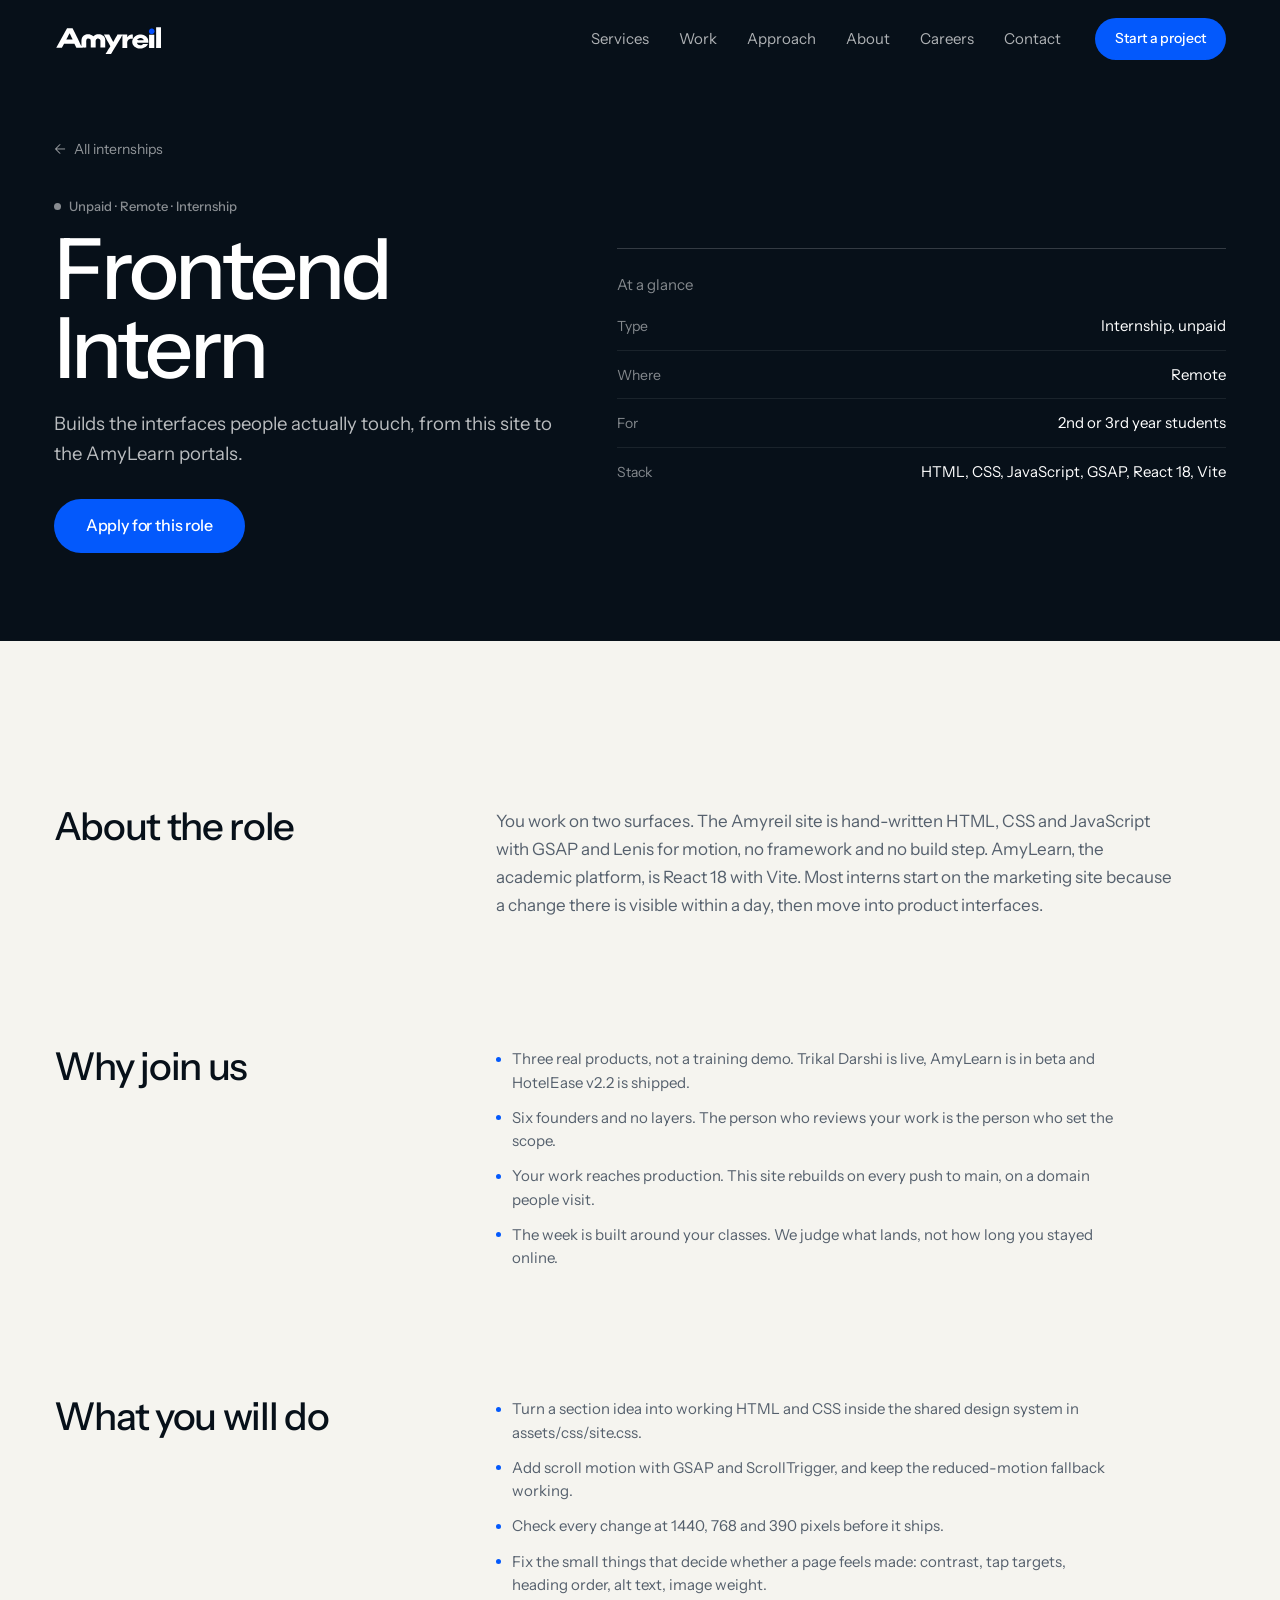
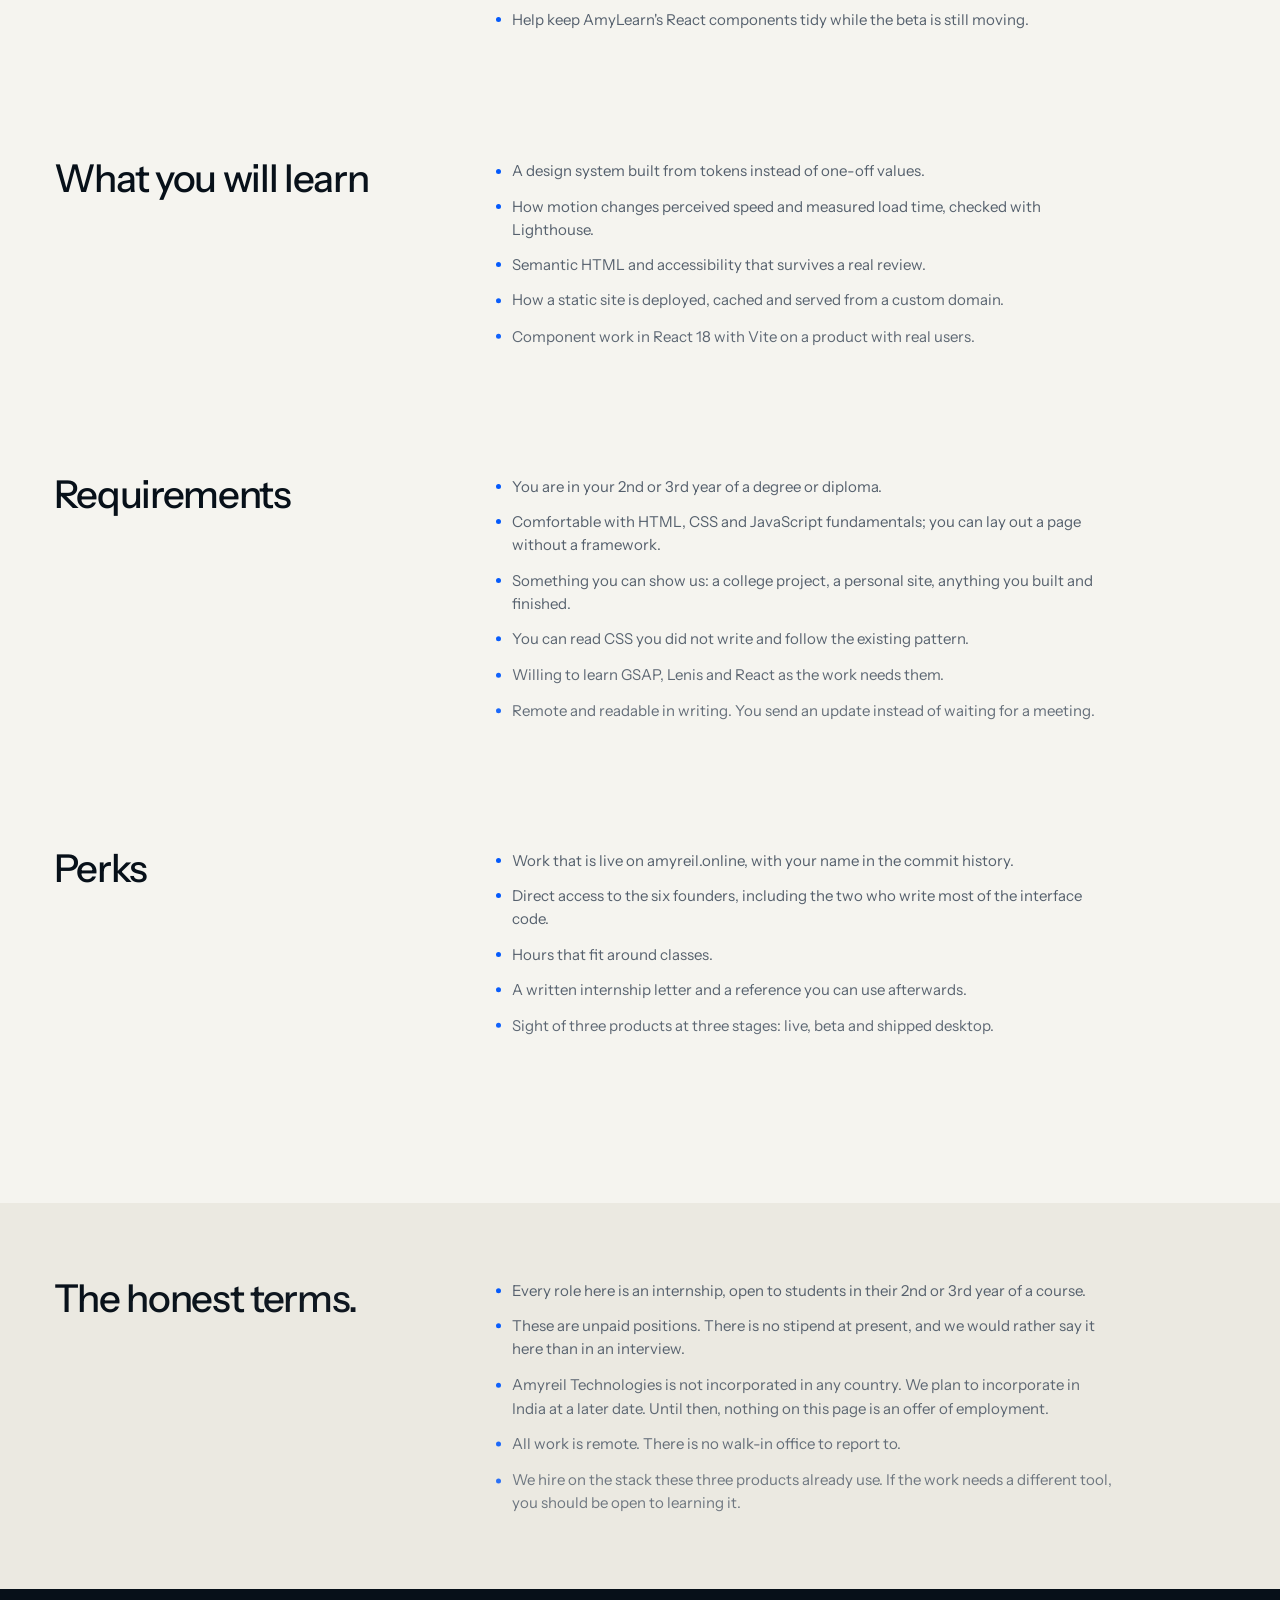
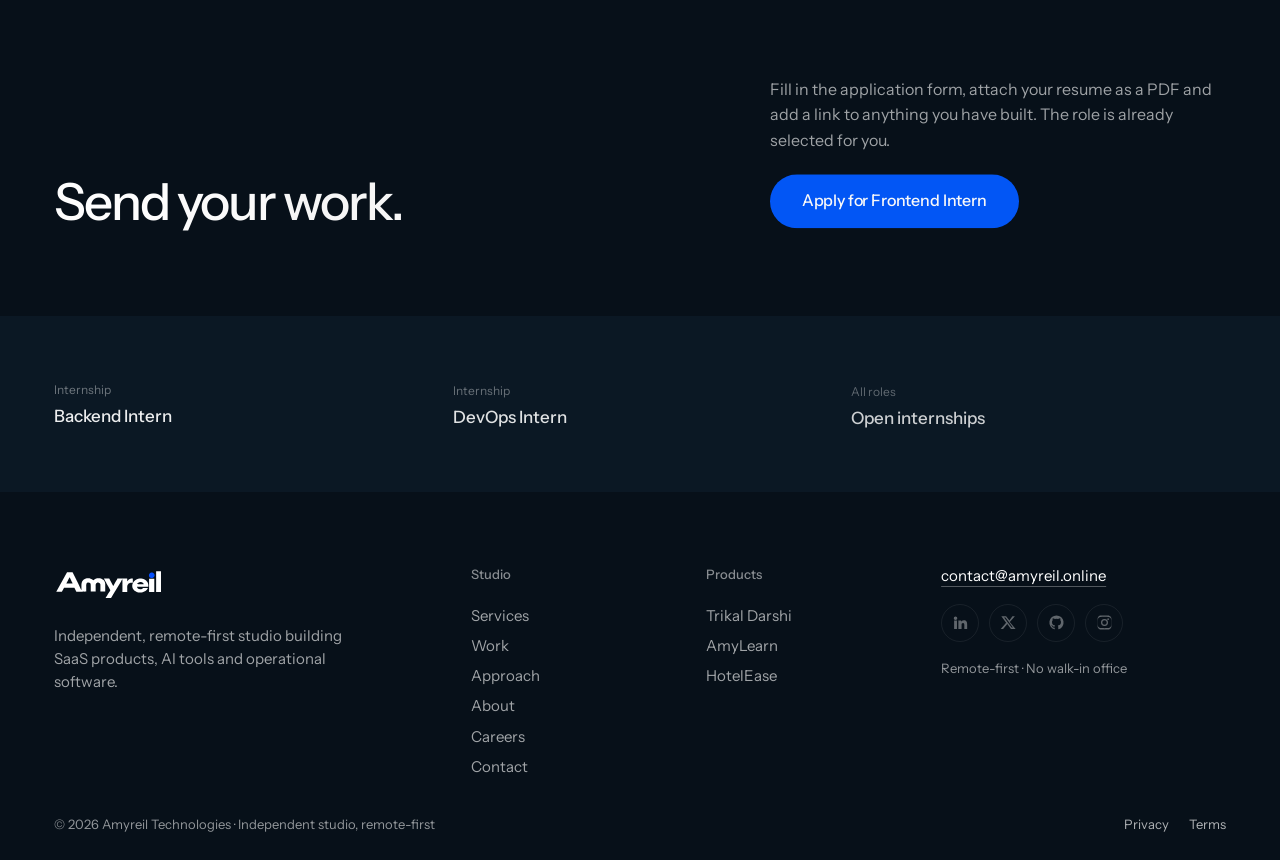
<file: careers/frontend-intern.html>
<!doctype html>
<html lang="en">
  <head>
    <meta charset="UTF-8" />
    <title>Frontend Intern — Internship | Amyreil Technologies</title>
    <meta
      name="description"
      content="Frontend internship at Amyreil Technologies. HTML, CSS, JavaScript and GSAP on a live site, React 18 and Vite on AmyLearn. Unpaid, remote, for 2nd or 3rd year students."
    />
    <link
      rel="canonical"
      href="https://www.amyreil.online/careers/frontend-intern"
    />
    <meta property="og:type" content="website" />
    <meta property="og:site_name" content="Amyreil Technologies" />
    <meta
      property="og:title"
      content="Frontend Intern — Internship | Amyreil Technologies"
    />
    <meta
      property="og:description"
      content="Frontend internship at Amyreil Technologies. HTML, CSS, JavaScript and GSAP on a live site, React 18 and Vite on AmyLearn. Unpaid, remote, for 2nd or 3rd year students."
    />
    <meta
      property="og:url"
      content="https://www.amyreil.online/careers/frontend-intern"
    />
    <meta
      property="og:image"
      content="https://www.amyreil.online/assets/og-image.jpg"
    />
    <meta property="og:image:width" content="1200" />
    <meta property="og:image:height" content="630" />
    <meta
      property="og:image:alt"
      content="Amyreil Technologies brand card reading Better questions. Better software."
    />
    <meta name="twitter:card" content="summary_large_image" />
    <meta
      name="twitter:title"
      content="Frontend Intern — Internship | Amyreil Technologies"
    />
    <meta
      name="twitter:description"
      content="Frontend internship at Amyreil Technologies. HTML, CSS, JavaScript and GSAP on a live site, React 18 and Vite on AmyLearn. Unpaid, remote, for 2nd or 3rd year students."
    />
    <meta
      name="twitter:image"
      content="https://www.amyreil.online/assets/og-image.jpg"
    />
    <meta
      name="twitter:image:alt"
      content="Amyreil Technologies brand card reading Better questions. Better software."
    />
    <meta name="viewport" content="width=device-width, initial-scale=1" />
    <meta name="theme-color" content="#071019" />
    <link rel="icon" type="image/svg+xml" href="/assets/brand/favicon.svg" />
    <link rel="preconnect" href="https://fonts.googleapis.com" />
    <link rel="preconnect" href="https://fonts.gstatic.com" crossorigin />
    <link
      href="https://fonts.googleapis.com/css2?family=Instrument+Sans:ital,wght@0,400..700;1,400..700&family=Caveat:wght@500;600&display=swap"
      rel="stylesheet"
    />
    <link rel="stylesheet" href="/assets/css/site.css" />
    <script type="application/ld+json">
      {
        "@context": "https://schema.org",
        "@type": "JobPosting",
        "title": "Frontend Intern",
        "description": "Builds the interfaces people actually touch, from this site to the AmyLearn portals. Unpaid remote internship for students in their 2nd or 3rd year. Amyreil Technologies is not incorporated in any country yet; incorporation in India is planned for a later date.",
        "datePosted": "2026-10-31",
        "validThrough": "2027-01-31",
        "employmentType": "INTERN",
        "jobLocationType": "TELECOMMUTE",
        "applicantLocationRequirements": {
          "@type": "Country",
          "name": "India"
        },
        "occupationalCategory": "Information Technology",
        "totalJobOpenings": 1,
        "hiringOrganization": {
          "@type": "Organization",
          "name": "Amyreil Technologies",
          "url": "https://www.amyreil.online/careers",
          "sameAs": "https://www.amyreil.online/",
          "logo": "https://www.amyreil.online/assets/brand/amyreil-mark-512.png"
        }
      }
    </script>
  </head>
  <body>
    <a href="#main" class="skip-link">Skip to main content</a>

    <div id="app">
      <nav class="nav" aria-label="Main navigation">
        <div class="nav-shell">
          <a class="brand" href="/" aria-label="Amyreil Technologies home">
            <img
              src="/assets/brand/amyreil-logo-white.svg"
              alt="Amyreil Technologies"
              width="112"
              height="38"
            />
          </a>
          <div class="nav-links">
            <a href="/#capabilities">Services</a>
            <a href="/#work">Work</a>
            <a href="/#loop">Approach</a>
            <a href="/about">About</a>
            <a href="/careers" aria-current="page">Careers</a>
            <a href="/#cta">Contact</a>
          </div>
          <button class="btn btn--nav open-modal" type="button">
            Start a project
          </button>
          <button
            class="menu-btn"
            type="button"
            aria-label="Open menu"
            aria-expanded="false"
            aria-controls="mobileMenu"
          >
            <span></span><span></span>
          </button>
        </div>
      </nav>

      <div
        class="mobile-menu"
        id="mobileMenu"
        role="dialog"
        aria-modal="true"
        aria-label="Menu"
        aria-hidden="true"
      >
        <div class="mobile-menu-inner">
          <div class="mobile-menu-top">
            <a href="/" aria-label="Amyreil Technologies home" data-menu-link>
              <img
                src="/assets/brand/amyreil-logo-white.svg"
                alt="Amyreil Technologies"
                width="112"
                height="38"
              />
            </a>
            <button class="menu-close" type="button" aria-label="Close menu">
              <svg
                width="16"
                height="16"
                viewBox="0 0 24 24"
                fill="none"
                stroke="currentColor"
                stroke-width="2"
                aria-hidden="true"
              >
                <path d="M6 6l12 12M18 6L6 18" />
              </svg>
            </button>
          </div>
          <nav class="mobile-links" aria-label="Mobile navigation">
            <a href="/#capabilities" data-menu-link>Services</a>
            <a href="/#work" data-menu-link>Work</a>
            <a href="/#loop" data-menu-link>Approach</a>
            <a href="/about" data-menu-link>About</a>
            <a href="/careers" data-menu-link>Careers</a>
            <a href="/#cta" data-menu-link>Contact</a>
          </nav>
          <button class="btn btn--lg open-modal" type="button">
            Start a project
          </button>
          <a class="mobile-mail" href="mailto:contact@amyreil.online"
            >contact@amyreil.online</a
          >
        </div>
      </div>

      <main id="main">
        <header class="page-hero">
          <div class="shell">
            <a class="back-link" href="/careers"
              ><span aria-hidden="true">&larr;</span> All internships</a
            >
            <div class="page-hero-grid">
              <div>
                <p class="project-status">Unpaid · Remote · Internship</p>
                <h1 class="split">Frontend Intern</h1>
                <p class="page-lead">
                  Builds the interfaces people actually touch, from this site to
                  the AmyLearn portals.
                </p>
                <div class="page-actions">
                  <a
                    class="btn btn--lg"
                    href="/careers/apply?role=frontend-intern"
                    >Apply for this role</a
                  >
                </div>
              </div>
              <aside class="about-hero-side" aria-label="Role at a glance">
                <p class="about-side-title">At a glance</p>
                <dl class="about-side-facts">
                  <div>
                    <dt>Type</dt>
                    <dd>Internship, unpaid</dd>
                  </div>
                  <div>
                    <dt>Where</dt>
                    <dd>Remote</dd>
                  </div>
                  <div>
                    <dt>For</dt>
                    <dd>2nd or 3rd year students</dd>
                  </div>
                  <div>
                    <dt>Stack</dt>
                    <dd>HTML, CSS, JavaScript, GSAP, React 18, Vite</dd>
                  </div>
                </dl>
              </aside>
            </div>
          </div>
        </header>

        <div class="page-body">
          <div class="shell">
            <section class="detail-section">
              <div class="detail-grid">
                <h2 class="split">About the role</h2>
                <div class="detail-copy">
                  <p>
                    You work on two surfaces. The Amyreil site is hand-written
                    HTML, CSS and JavaScript with GSAP and Lenis for motion, no
                    framework and no build step. AmyLearn, the academic
                    platform, is React 18 with Vite. Most interns start on the
                    marketing site because a change there is visible within a
                    day, then move into product interfaces.
                  </p>
                </div>
              </div>
            </section>
            <section class="detail-section">
              <div class="detail-grid">
                <h2 class="split">Why join us</h2>
                <div class="detail-copy">
                  <ul class="note-list">
                    <li>
                      Three real products, not a training demo. Trikal Darshi is
                      live, AmyLearn is in beta and HotelEase v2.2 is shipped.
                    </li>
                    <li>
                      Six founders and no layers. The person who reviews your
                      work is the person who set the scope.
                    </li>
                    <li>
                      Your work reaches production. This site rebuilds on every
                      push to main, on a domain people visit.
                    </li>
                    <li>
                      The week is built around your classes. We judge what
                      lands, not how long you stayed online.
                    </li>
                  </ul>
                </div>
              </div>
            </section>
            <section class="detail-section">
              <div class="detail-grid">
                <h2 class="split">What you will do</h2>
                <div class="detail-copy">
                  <ul class="note-list">
                    <li>
                      Turn a section idea into working HTML and CSS inside the
                      shared design system in assets/css/site.css.
                    </li>
                    <li>
                      Add scroll motion with GSAP and ScrollTrigger, and keep
                      the reduced-motion fallback working.
                    </li>
                    <li>
                      Check every change at 1440, 768 and 390 pixels before it
                      ships.
                    </li>
                    <li>
                      Fix the small things that decide whether a page feels
                      made: contrast, tap targets, heading order, alt text,
                      image weight.
                    </li>
                    <li>
                      Help keep AmyLearn's React components tidy while the beta
                      is still moving.
                    </li>
                  </ul>
                </div>
              </div>
            </section>
            <section class="detail-section">
              <div class="detail-grid">
                <h2 class="split">What you will learn</h2>
                <div class="detail-copy">
                  <ul class="note-list">
                    <li>
                      A design system built from tokens instead of one-off
                      values.
                    </li>
                    <li>
                      How motion changes perceived speed and measured load time,
                      checked with Lighthouse.
                    </li>
                    <li>
                      Semantic HTML and accessibility that survives a real
                      review.
                    </li>
                    <li>
                      How a static site is deployed, cached and served from a
                      custom domain.
                    </li>
                    <li>
                      Component work in React 18 with Vite on a product with
                      real users.
                    </li>
                  </ul>
                </div>
              </div>
            </section>
            <section class="detail-section">
              <div class="detail-grid">
                <h2 class="split">Requirements</h2>
                <div class="detail-copy">
                  <ul class="note-list">
                    <li>
                      You are in your 2nd or 3rd year of a degree or diploma.
                    </li>
                    <li>
                      Comfortable with HTML, CSS and JavaScript fundamentals;
                      you can lay out a page without a framework.
                    </li>
                    <li>
                      Something you can show us: a college project, a personal
                      site, anything you built and finished.
                    </li>
                    <li>
                      You can read CSS you did not write and follow the existing
                      pattern.
                    </li>
                    <li>
                      Willing to learn GSAP, Lenis and React as the work needs
                      them.
                    </li>
                    <li>
                      Remote and readable in writing. You send an update instead
                      of waiting for a meeting.
                    </li>
                  </ul>
                </div>
              </div>
            </section>
            <section class="detail-section">
              <div class="detail-grid">
                <h2 class="split">Perks</h2>
                <div class="detail-copy">
                  <ul class="note-list">
                    <li>
                      Work that is live on amyreil.online, with your name in the
                      commit history.
                    </li>
                    <li>
                      Direct access to the six founders, including the two who
                      write most of the interface code.
                    </li>
                    <li>Hours that fit around classes.</li>
                    <li>
                      A written internship letter and a reference you can use
                      afterwards.
                    </li>
                    <li>
                      Sight of three products at three stages: live, beta and
                      shipped desktop.
                    </li>
                  </ul>
                </div>
              </div>
            </section>
          </div>
        </div>

        <section class="note-band">
          <div class="shell detail-grid">
            <h2 class="split">The honest terms.</h2>
            <ul class="note-list">
              <li>
                Every role here is an internship, open to students in their 2nd
                or 3rd year of a course.
              </li>
              <li>
                These are unpaid positions. There is no stipend at present, and
                we would rather say it here than in an interview.
              </li>
              <li>
                Amyreil Technologies is not incorporated in any country. We plan
                to incorporate in India at a later date. Until then, nothing on
                this page is an offer of employment.
              </li>
              <li>
                All work is remote. There is no walk-in office to report to.
              </li>
              <li>
                We hire on the stack these three products already use. If the
                work needs a different tool, you should be open to learning it.
              </li>
            </ul>
          </div>
        </section>
        <section class="product-cta">
          <div class="shell product-cta-grid">
            <h2 class="split">Send your work.</h2>
            <div>
              <p>
                Fill in the application form, attach your resume as a PDF and
                add a link to anything you have built. The role is already
                selected for you.
              </p>
              <a
                class="btn btn--lg"
                href="/careers/apply?role=frontend-intern"
                >Apply for Frontend Intern</a
              >
            </div>
          </div>
        </section>

        <section class="more-products">
          <div class="shell more-products-grid">
            <a href="/careers/backend-intern"
              ><span>Internship</span><b>Backend Intern</b></a
            >
            <a href="/careers/devops-intern"
              ><span>Internship</span><b>DevOps Intern</b></a
            >
            <a href="/careers"><span>All roles</span><b>Open internships</b></a>
          </div>
        </section>
      </main>

      <footer class="footer" id="footer">
        <div class="shell">
          <div class="footer-top">
            <div class="footer-brand">
              <a class="brand" href="/" aria-label="Amyreil Technologies">
                <img
                  src="/assets/brand/amyreil-logo-white.svg"
                  alt="Amyreil Technologies"
                  width="112"
                  height="38"
                />
              </a>
              <p>
                Independent, remote-first studio building SaaS products, AI
                tools and operational software.
              </p>
            </div>
            <nav class="footer-nav" aria-label="Studio">
              <span class="footer-col-title">Studio</span>
              <a href="/#capabilities">Services</a>
              <a href="/#work">Work</a>
              <a href="/#loop">Approach</a>
              <a href="/about">About</a>
              <a href="/careers">Careers</a>
              <a href="/#cta">Contact</a>
            </nav>
            <nav class="footer-nav" aria-label="Products">
              <span class="footer-col-title">Products</span>
              <a href="/trikal-darshi">Trikal Darshi</a>
              <a href="/amylearn">AmyLearn</a>
              <a href="/hotelease">HotelEase</a>
            </nav>
            <div class="footer-contact">
              <a class="footer-mail" href="mailto:contact@amyreil.online"
                >contact@amyreil.online</a
              >
              <!-- Social links: replace each href="#" with the real profile URL when the page exists. -->
              <nav class="social" aria-label="Amyreil on social platforms">
                <a
                  class="social-link"
                  href="#"
                  data-social="LinkedIn"
                  aria-label="Amyreil on LinkedIn"
                >
                  <svg
                    viewBox="0 0 24 24"
                    fill="currentColor"
                    aria-hidden="true"
                  >
                    <path
                      d="M4.98 3.5a2.5 2.5 0 1 1 0 5 2.5 2.5 0 0 1 0-5zM3 9h4v12H3zM9 9h3.8v1.7h.05c.53-1 1.83-2.05 3.77-2.05 4.03 0 4.78 2.65 4.78 6.1V21h-4v-5.4c0-1.29-.02-2.95-1.8-2.95-1.8 0-2.08 1.4-2.08 2.85V21H9z"
                    />
                  </svg>
                </a>
                <a
                  class="social-link"
                  href="#"
                  data-social="X"
                  aria-label="Amyreil on X"
                >
                  <svg
                    viewBox="0 0 24 24"
                    fill="currentColor"
                    aria-hidden="true"
                  >
                    <path
                      d="M17.53 3H21l-7.19 8.21L22 21h-6.56l-5.14-6.72L4.4 21H1l7.62-8.7L1.9 3h6.72l4.65 6.15L17.53 3Zm-1.15 16h1.84L7.7 4.9H5.73L16.38 19Z"
                    />
                  </svg>
                </a>
                <a
                  class="social-link"
                  href="#"
                  data-social="GitHub"
                  aria-label="Amyreil on GitHub"
                >
                  <svg
                    viewBox="0 0 24 24"
                    fill="currentColor"
                    aria-hidden="true"
                  >
                    <path
                      d="M12 2a10 10 0 0 0-3.16 19.49c.5.09.68-.22.68-.48v-1.7c-2.78.6-3.37-1.34-3.37-1.34-.45-1.16-1.11-1.47-1.11-1.47-.91-.62.07-.61.07-.61 1 .07 1.53 1.03 1.53 1.03.89 1.53 2.34 1.09 2.91.83.09-.65.35-1.09.63-1.34-2.22-.25-4.56-1.11-4.56-4.94 0-1.09.39-1.98 1.03-2.68-.1-.25-.45-1.27.1-2.64 0 0 .84-.27 2.75 1.02a9.5 9.5 0 0 1 5 0c1.91-1.29 2.75-1.02 2.75-1.02.55 1.37.2 2.39.1 2.64.64.7 1.03 1.59 1.03 2.68 0 3.84-2.34 4.68-4.57 4.93.36.31.68.92.68 1.85v2.74c0 .27.18.58.69.48A10 10 0 0 0 12 2Z"
                    />
                  </svg>
                </a>
                <a
                  class="social-link"
                  href="#"
                  data-social="Instagram"
                  aria-label="Amyreil on Instagram"
                >
                  <svg
                    viewBox="0 0 24 24"
                    fill="currentColor"
                    aria-hidden="true"
                  >
                    <path
                      d="M12 2.2c3.2 0 3.58.01 4.85.07 1.17.05 1.8.25 2.23.41.56.22.96.48 1.38.9.42.42.68.82.9 1.38.16.42.36 1.06.41 2.23.06 1.27.07 1.65.07 4.85s-.01 3.58-.07 4.85c-.05 1.17-.25 1.8-.41 2.23-.22.56-.48.96-.9 1.38-.42.42-.82.68-1.38.9-.42.16-1.06.36-2.23.41-1.27.06-1.65.07-4.85.07s-3.58-.01-4.85-.07c-1.17-.05-1.8-.25-2.23-.41a3.8 3.8 0 0 1-1.38-.9 3.8 3.8 0 0 1-.9-1.38c-.16-.42-.36-1.06-.41-2.23C2.21 15.58 2.2 15.2 2.2 12s.01-3.58.07-4.85c.05-1.17.25-1.8.41-2.23.22-.56.48-.96.9-1.38.42-.42.82-.68 1.38-.9.42-.16 1.06-.36 2.23-.41C8.42 2.21 8.8 2.2 12 2.2Zm0 1.8c-3.15 0-3.5.01-4.74.07-1.14.05-1.76.24-2.17.4-.55.21-.94.47-1.35.88-.41.41-.67.8-.88 1.35-.16.41-.35 1.03-.4 2.17C2.4 10.11 2.4 10.46 2.4 12s.01 1.89.06 3.13c.05 1.14.24 1.76.4 2.17.21.55.47.94.88 1.35.41.41.8.67 1.35.88.41.16 1.03.35 2.17.4 1.24.06 1.59.07 4.74.07s3.5-.01 4.74-.07c1.14-.05 1.76-.24 2.17-.4.55-.21.94-.47 1.35-.88.41-.41.67-.8.88-1.35.16-.41.35-1.03.4-2.17.06-1.24.07-1.59.07-3.13s-.01-1.89-.07-3.13c-.05-1.14-.24-1.76-.4-2.17a3.6 3.6 0 0 0-.88-1.35 3.6 3.6 0 0 0-1.35-.88c-.41-.16-1.03-.35-2.17-.4C15.5 4.01 15.15 4 12 4Zm0 3.06a4.94 4.94 0 1 1 0 9.88 4.94 4.94 0 0 1 0-9.88Zm0 1.8a3.14 3.14 0 1 0 0 6.28 3.14 3.14 0 0 0 0-6.28Zm5.15-2.82a1.2 1.2 0 1 1 0 2.4 1.2 1.2 0 0 1 0-2.4Z"
                    />
                  </svg>
                </a>
              </nav>
              <p class="footer-place">Remote-first · No walk-in office</p>
            </div>
          </div>
          <div class="footer-bottom">
            <span
              >© 2026 Amyreil Technologies · Independent studio,
              remote-first</span
            >
            <div class="footer-legal">
              <a href="/privacy">Privacy</a>
              <a href="/terms">Terms</a>
            </div>
          </div>
        </div>
      </footer>
    </div>

    <script src="/assets/vendor/gsap.min.js"></script>
    <script src="/assets/vendor/ScrollTrigger.min.js"></script>
    <script src="/assets/vendor/lenis.min.js"></script>
    <script src="/assets/js/site.js"></script>
  </body>
</html>
</file>
<file: assets/css/site.css>
/* Hallmark · custom direction from reference film · cinematic dark hero, editorial serif break, hand-drawn light arc, oversized type.
       Critique: the hero carries the identity; everything below stays flat and typographic so the work and the diagram lead. */
:root {
  --ink: #071019;
  --ink-2: #0b1824;
  --ink-3: #102232;
  --paper: #f5f4ef;
  --paper-2: #ebe9e1;
  --white: #ffffff;
  --blue: #0359fc;
  --blue-hover: #0246d0;
  --blue-bright: #3d86ff;
  --blue-soft: #dbe7ff;
  --pink: #f2a9c5;
  --muted-dark: rgba(255, 255, 255, 0.62);
  --muted-light: #55606d;
  --font-sans: "Instrument Sans", "Helvetica Neue", Arial, sans-serif;
  --font-serif: "Instrument Sans", "Helvetica Neue", Arial, sans-serif;
  --font-hand: "Caveat", "Segoe Script", cursive;
  --shell: 1320px;
  --pad: clamp(20px, 4.2vw, 60px);
  --ease: cubic-bezier(0.23, 1, 0.32, 1);
}

* {
  box-sizing: border-box;
  margin: 0;
  padding: 0;
}
html {
  background: var(--ink);
  overflow-x: clip;
}
html.lenis,
html.lenis body {
  height: auto;
}
.lenis.lenis-smooth {
  scroll-behavior: auto !important;
}
body {
  font-family: var(--font-sans);
  font-size: 1.0625rem;
  line-height: 1.55;
  color: var(--ink);
  background: var(--ink);
  overflow-x: clip;
  -webkit-font-smoothing: antialiased;
  -moz-osx-font-smoothing: grayscale;
}
body.intro {
  overflow: hidden;
  height: 100svh;
}
img {
  display: block;
  max-width: 100%;
}
a {
  color: inherit;
  text-decoration: none;
}
button,
input,
textarea,
select {
  font: inherit;
  color: inherit;
}
button {
  cursor: pointer;
}
::selection {
  background: var(--blue);
  color: #fff;
}
:focus-visible {
  outline: 2px solid var(--blue-bright);
  outline-offset: 3px;
}
.paper :focus-visible {
  outline-color: var(--blue);
}

.skip-link {
  position: fixed;
  top: 12px;
  left: 12px;
  z-index: 300;
  padding: 10px 16px;
  border-radius: 999px;
  background: var(--blue);
  color: #fff;
  font-size: 14px;
  transform: translateY(-160%);
  transition: transform 0.2s var(--ease);
}
.skip-link:focus {
  transform: translateY(0);
}

.shell {
  width: min(var(--shell), calc(100% - 2 * var(--pad)));
  margin-inline: auto;
}

/* Loader */
.preloader {
  position: fixed;
  inset: 0;
  z-index: 200;
  display: grid;
  place-items: center;
  background: var(--ink);
  transition:
    opacity 0.32s ease,
    visibility 0.32s ease;
}
.preloader.fade-out {
  opacity: 0;
  visibility: hidden;
}
.loader-inner {
  display: flex;
  flex-direction: column;
  align-items: center;
  gap: 22px;
}
.loader-mark {
  width: 54px;
  height: 54px;
  animation: loaderPulse 1.1s ease-in-out infinite;
}
.loader-line {
  width: 132px;
  height: 2px;
  background: rgba(255, 255, 255, 0.12);
  overflow: hidden;
}
.loader-line i {
  display: block;
  width: 42%;
  height: 100%;
  background: var(--blue-bright);
  animation: loaderSweep 1s var(--ease) infinite;
}
@keyframes loaderPulse {
  0%,
  100% {
    opacity: 0.55;
    transform: scale(0.94);
  }
  50% {
    opacity: 1;
    transform: scale(1);
  }
}
@keyframes loaderSweep {
  0% {
    transform: translateX(-110%);
  }
  100% {
    transform: translateX(340%);
  }
}

/* Navigation */
.nav {
  position: fixed;
  inset: 0 0 auto 0;
  z-index: 90;
  padding: 18px var(--pad);
  transition:
    background 0.35s ease,
    padding 0.35s ease;
  background: transparent;
}
.nav.is-solid {
  background: rgba(7, 16, 25, 0.94);
  padding-block: 12px;
}
.nav-shell {
  width: min(var(--shell), 100%);
  margin-inline: auto;
  display: flex;
  align-items: center;
  gap: 34px;
}
.brand {
  flex: none;
  display: inline-flex;
  align-items: center;
}
.brand img {
  width: 112px;
  height: auto;
}
.nav-links {
  display: flex;
  align-items: center;
  gap: 30px;
  margin-left: auto;
}
.nav-links a {
  font-size: 0.9375rem;
  color: rgba(255, 255, 255, 0.68);
  transition: color 0.2s ease;
}
.nav-links a:hover {
  color: #fff;
}
.nav .btn {
  flex: none;
}
.menu-btn {
  display: none;
  width: 42px;
  height: 42px;
  align-items: center;
  justify-content: center;
  border: 0;
  border-radius: 50%;
  background: rgba(255, 255, 255, 0.08);
  flex: none;
}
.menu-btn span {
  display: block;
  width: 16px;
  height: 1.5px;
  background: #fff;
  margin: 2.5px auto;
}
.menu-btn:hover {
  background: rgba(255, 255, 255, 0.16);
}

.btn {
  display: inline-flex;
  align-items: center;
  justify-content: center;
  height: 48px;
  padding: 0 26px;
  border: 0;
  border-radius: 999px;
  background: var(--blue);
  color: #fff;
  font-size: 0.9375rem;
  font-weight: 500;
  letter-spacing: -0.01em;
  white-space: nowrap;
  transition:
    background 0.22s ease,
    transform 0.18s var(--ease);
}
.btn:hover {
  background: var(--blue-hover);
}
.btn:active {
  transform: scale(0.975);
}
.btn--nav {
  height: 42px;
  padding: 0 20px;
  font-size: 0.875rem;
}
.btn--lg {
  height: 54px;
  padding: 0 32px;
  font-size: 1rem;
}

.text-link {
  display: inline-flex;
  align-items: center;
  font-size: 0.9375rem;
  font-weight: 500;
  color: rgba(255, 255, 255, 0.82);
  text-decoration: underline;
  text-decoration-thickness: 1px;
  text-underline-offset: 6px;
  text-decoration-color: rgba(255, 255, 255, 0.32);
  transition:
    color 0.2s ease,
    text-decoration-color 0.2s ease;
}
.text-link:hover {
  color: #fff;
  text-decoration-color: #fff;
}
.text-link--ink {
  color: var(--ink);
  text-decoration-color: rgba(7, 16, 25, 0.28);
}
.text-link--ink:hover {
  color: var(--blue);
  text-decoration-color: var(--blue);
}

/* Mobile menu */
.mobile-menu {
  position: fixed;
  inset: 0;
  z-index: 120;
  background: var(--ink);
  color: #fff;
  opacity: 0;
  visibility: hidden;
  transition:
    opacity 0.24s ease,
    visibility 0.24s ease;
  overflow-y: auto;
}
.mobile-menu.is-open {
  opacity: 1;
  visibility: visible;
}
.mobile-menu-inner {
  min-height: 100%;
  display: flex;
  flex-direction: column;
  padding: 18px var(--pad) 32px;
}
.mobile-menu-top {
  display: flex;
  align-items: center;
  justify-content: space-between;
}
.mobile-menu-top img {
  width: 112px;
  height: auto;
}
.menu-close {
  width: 42px;
  height: 42px;
  border: 0;
  border-radius: 50%;
  background: rgba(255, 255, 255, 0.08);
  color: #fff;
  display: inline-flex;
  align-items: center;
  justify-content: center;
}
.menu-close:hover {
  background: rgba(255, 255, 255, 0.16);
}
.mobile-links {
  display: flex;
  flex-direction: column;
  gap: 14px;
  margin-top: clamp(54px, 12vh, 110px);
}
.mobile-links a {
  font-family: var(--font-serif);
  font-size: clamp(2.25rem, 11vw, 3.5rem);
  line-height: 1;
  letter-spacing: -0.02em;
  color: rgba(255, 255, 255, 0.72);
}
.mobile-links a:hover,
.mobile-links a:focus-visible {
  color: #fff;
}
.mobile-menu .btn {
  margin-top: 36px;
  align-self: flex-start;
}
.mobile-mail {
  margin-top: 22px;
  font-size: 0.9375rem;
  color: rgba(255, 255, 255, 0.56);
  text-decoration: underline;
  text-underline-offset: 5px;
  text-decoration-color: rgba(255, 255, 255, 0.26);
}
.mobile-mail:hover {
  color: #fff;
}

/* Hero */
.hero {
  position: relative;
  min-height: 100svh;
  display: flex;
  align-items: flex-start;
  justify-content: center;
  padding: clamp(130px, 17vh, 180px) var(--pad) 110px;
  overflow: hidden;
  background: var(--ink);
  color: #fff;
  isolation: isolate;
}
.hero-media {
  position: absolute;
  inset: -3% -3% -9% -3%;
  z-index: -3;
  overflow: hidden;
}
.hero-media img {
  width: 100%;
  height: 100%;
  object-fit: cover;
  object-position: center 52%;
  transform-origin: 50% 60%;
  animation: heroDrift 32s ease-in-out infinite alternate;
}
@keyframes heroDrift {
  0% {
    transform: scale(1.03) translate3d(0, 0, 0);
  }
  100% {
    transform: scale(1.1) translate3d(-1%, -1.2%, 0);
  }
}
.hero-canvas {
  position: absolute;
  inset: 0;
  z-index: -1;
  width: 100%;
  height: 100%;
  pointer-events: none;
  opacity: 0;
  transition: opacity 1.2s ease;
}
.hero-canvas.is-live {
  opacity: 1;
}
/* taste-skill-ignore: neutral scrim over the hero photograph, not a decorative gradient */
.hero-scrim {
  position: absolute;
  inset: 0;
  z-index: -2;
  background:
    linear-gradient(
      180deg,
      rgba(7, 16, 25, 0.72) 0%,
      rgba(7, 16, 25, 0.46) 36%,
      rgba(7, 16, 25, 0.3) 58%,
      rgba(7, 16, 25, 0.58) 82%,
      var(--ink) 100%
    ),
    radial-gradient(ellipse at 50% 38%, rgba(7, 16, 25, 0.32), transparent 72%);
}
.hero-inner {
  position: relative;
  z-index: 2;
  width: 100%;
  max-width: 1180px;
  text-align: center;
  perspective: 1000px;
  perspective-origin: 50% 42%;
}
.hero-title {
  font-size: clamp(2.5rem, 8.2vw, 7.6rem);
  line-height: 0.95;
  letter-spacing: -0.045em;
  font-weight: 500;
  text-wrap: balance;
  color: #fff;
}
.hero-title .w {
  display: inline-block;
}
.hero-title .hand {
  display: inline-block;
  font-family: var(--font-hand);
  font-weight: 600;
  font-size: 1.12em;
  line-height: 0.72;
  letter-spacing: -0.01em;
  color: var(--blue-bright);
  transform: translateY(0.05em) rotate(-2deg);
}
.hero-spark {
  position: absolute;
  right: 8%;
  top: 30%;
  width: clamp(30px, 3vw, 48px);
  height: auto;
  color: var(--blue-bright);
  animation: sparkPulse 3.6s ease-in-out infinite;
  z-index: 3;
}
@keyframes sparkPulse {
  0%,
  100% {
    transform: scale(0.86) rotate(-8deg);
    opacity: 0.6;
  }
  50% {
    transform: scale(1.08) rotate(12deg);
    opacity: 1;
  }
}
.hero-sub {
  max-width: 620px;
  margin: 30px auto 0;
  color: rgba(255, 255, 255, 0.74);
  font-size: clamp(1rem, 1.25vw, 1.1875rem);
  line-height: 1.55;
  text-wrap: pretty;
}
.hero-actions {
  margin-top: 34px;
  display: flex;
  align-items: center;
  justify-content: center;
  gap: 26px;
  flex-wrap: wrap;
}
.hero-scroll {
  position: absolute;
  right: var(--pad);
  bottom: 28px;
  z-index: 3;
  display: inline-flex;
  flex-direction: column;
  align-items: center;
  gap: 10px;
  font-size: 0.75rem;
  color: rgba(255, 255, 255, 0.5);
}
.hero-scroll i {
  width: 1px;
  height: 34px;
  background: rgba(255, 255, 255, 0.24);
  overflow: hidden;
  position: relative;
}
.hero-scroll i::after {
  content: "";
  position: absolute;
  inset: 0;
  background: #fff;
  transform: translateY(-100%);
  animation: scrollLine 2.4s ease-in-out infinite;
}
@keyframes scrollLine {
  0% {
    transform: translateY(-100%);
  }
  55%,
  100% {
    transform: translateY(100%);
  }
}

.hero-proof {
  margin-top: 30px;
  display: flex;
  flex-wrap: wrap;
  align-items: center;
  justify-content: center;
  gap: 8px 16px;
  font-size: 0.8125rem;
  color: rgba(255, 255, 255, 0.56);
}
.hero-proof a {
  color: inherit;
  text-decoration: underline;
  text-underline-offset: 5px;
  text-decoration-color: rgba(255, 255, 255, 0.28);
  transition:
    color 0.2s ease,
    text-decoration-color 0.2s ease;
}
.hero-proof a:hover {
  color: #fff;
  text-decoration-color: #fff;
}
.hero-proof .is-live {
  color: rgba(255, 255, 255, 0.82);
}
.hero-proof .is-live::before {
  content: "";
  display: inline-block;
  width: 6px;
  height: 6px;
  border-radius: 50%;
  background: var(--blue-bright);
  margin-right: 8px;
  vertical-align: 1px;
}
/* taste-skill-ignore: static film grain over the hero photograph, not a decorative gradient */
.hero-grain {
  position: absolute;
  inset: 0;
  z-index: -1;
  pointer-events: none;
  opacity: 0.05;
  background-image: url("data:image/svg+xml,%3Csvg xmlns='http://www.w3.org/2000/svg' width='160' height='160'%3E%3Cfilter id='n'%3E%3CfeTurbulence type='fractalNoise' baseFrequency='0.9' numOctaves='2' stitchTiles='stitch'/%3E%3C/filter%3E%3Crect width='100%25' height='100%25' filter='url(%23n)' opacity='0.55'/%3E%3C/svg%3E");
  background-size: 160px 160px;
  mix-blend-mode: soft-light;
}

/* Shared section language */
.section {
  padding: clamp(88px, 11vw, 168px) 0;
  position: relative;
}
.paper {
  background: var(--paper);
  color: var(--ink);
}
.dark {
  background: var(--ink);
  color: #fff;
}
.display {
  font-family: var(--font-serif);
  font-weight: 500;
  font-size: clamp(2.5rem, 5vw, 4.5rem);
  line-height: 0.98;
  letter-spacing: -0.04em;
  text-wrap: balance;
}
.display--sans {
  font-family: var(--font-sans);
  font-weight: 500;
  font-size: clamp(2.25rem, 4.6vw, 4rem);
  line-height: 1.02;
  letter-spacing: -0.035em;
}
.lead {
  font-family: var(--font-serif);
  font-size: clamp(1.5rem, 2.5vw, 2.35rem);
  line-height: 1.1;
  letter-spacing: -0.01em;
  text-wrap: balance;
}
.hand {
  font-family: var(--font-hand);
  font-weight: 600;
  letter-spacing: -0.01em;
}
.reveal {
  opacity: 1;
}

/* Two ways in */
.choices {
  background: #08131d;
  color: #fff;
  padding: clamp(90px, 11vw, 150px) 0;
}
.choices-head {
  text-align: center;
  margin-bottom: clamp(42px, 5vw, 68px);
}
.choices-title {
  font-size: clamp(2.6rem, 5.2vw, 5.2rem);
  font-weight: 500;
  line-height: 0.96;
  letter-spacing: -0.045em;
  text-wrap: balance;
}
.choices-title .hand {
  display: inline-block;
  font-size: 1.14em;
  line-height: 0.7;
  color: var(--blue-bright);
  transform: translateY(0.04em) rotate(-2deg);
}
.choice-grid {
  display: grid;
  grid-template-columns: repeat(2, minmax(0, 1fr));
  gap: clamp(16px, 2vw, 24px);
}
.choice {
  position: relative;
  display: flex;
  align-items: flex-end;
  min-height: 620px;
  border-radius: 24px;
  overflow: hidden;
  isolation: isolate;
}
.choice-img {
  position: absolute;
  inset: 0;
  z-index: -2;
  width: 100%;
  height: 100%;
  object-fit: cover;
  transition: transform 0.8s var(--ease);
}
.choice::after {
  content: "";
  position: absolute;
  inset: 0;
  z-index: -1;
  background: linear-gradient(
    180deg,
    rgba(7, 16, 25, 0.12) 12%,
    rgba(7, 16, 25, 0.72) 58%,
    rgba(7, 16, 25, 0.96) 100%
  );
}
.choice:hover .choice-img {
  transform: scale(1.04);
}
.choice-content {
  position: relative;
  z-index: 1;
  width: 100%;
  padding: clamp(24px, 3vw, 40px);
}
.choice-content h3 {
  font-size: clamp(2rem, 2.7vw, 2.7rem);
  font-weight: 500;
  line-height: 1;
  letter-spacing: -0.04em;
}
.choice-content > p {
  margin-top: 14px;
  max-width: 36ch;
  color: rgba(255, 255, 255, 0.72);
  font-size: 1rem;
  line-height: 1.55;
}
.choice-list {
  list-style: none;
  margin: 20px 0 26px;
  display: flex;
  flex-direction: column;
  gap: 8px;
  font-size: 0.9375rem;
  color: rgba(255, 255, 255, 0.72);
}
.choice-list li {
  position: relative;
  padding-left: 16px;
}
.choice-list li::before {
  content: "";
  position: absolute;
  left: 0;
  top: 0.55em;
  width: 6px;
  height: 6px;
  border-radius: 50%;
  background: var(--blue-bright);
}

/* Principle */
.principle {
  background: #fff;
}
.principle-title-wrap {
  position: relative;
}
.principle-title {
  font-size: clamp(2.9rem, 6.2vw, 6.2rem);
  font-weight: 500;
  line-height: 0.94;
  letter-spacing: -0.045em;
  text-align: center;
  max-width: 17ch;
  margin: 0 auto;
  text-wrap: balance;
}
.principle-title .hand {
  display: inline-block;
  font-size: 1.16em;
  line-height: 0.7;
  color: var(--blue);
  transform: translateY(0.04em) rotate(-2deg);
  margin-inline-end: 0.14em;
}
.principle-spark {
  position: absolute;
  right: 13%;
  top: 0;
  width: clamp(26px, 2.6vw, 42px);
  height: auto;
  color: var(--blue);
  animation: sparkPulse 4s ease-in-out infinite;
}
.principle-grid {
  display: grid;
  grid-template-columns: minmax(0, 4.6fr) minmax(0, 7.4fr);
  gap: clamp(32px, 6vw, 90px);
  align-items: end;
  margin-top: clamp(56px, 7vw, 96px);
}
.principle-label {
  font-size: 0.8125rem;
  font-weight: 600;
  color: var(--blue);
}
.principle-copy h3 {
  font-size: clamp(1.5rem, 2.1vw, 2rem);
  font-weight: 500;
  letter-spacing: -0.03em;
  line-height: 1.15;
  margin: 14px 0 16px;
  max-width: 22ch;
}
.principle-copy p {
  color: var(--muted-light);
  font-size: 1.0625rem;
  line-height: 1.65;
  max-width: 44ch;
  text-wrap: pretty;
}
.principle-collage {
  position: relative;
  max-width: 720px;
  justify-self: end;
}
.principle-collage img {
  width: 100%;
  height: auto;
  aspect-ratio: 3 / 2;
  object-fit: cover;
  border-radius: 22px;
}
.quote-card {
  position: absolute;
  left: 24px;
  bottom: 24px;
  max-width: 300px;
  background: #fff;
  color: var(--ink);
  border-radius: 16px;
  padding: 20px 22px;
  box-shadow: 0 18px 50px rgba(7, 16, 25, 0.18);
}
.quote-card p {
  font-size: 1.0625rem;
  font-weight: 500;
  line-height: 1.35;
  letter-spacing: -0.02em;
}
.quote-card span {
  display: block;
  margin-top: 8px;
  font-size: 0.75rem;
  color: var(--muted-light);
}
.cap-list {
  margin-top: clamp(56px, 7vw, 96px);
  display: grid;
  grid-template-columns: repeat(2, minmax(0, 1fr));
  column-gap: clamp(32px, 6vw, 100px);
}
.cap-item {
  padding: 30px 0;
  transition: color 0.25s ease;
}
.cap-item:nth-child(5) {
  grid-column: 1 / -1;
}
.cap-item h3 {
  font-size: clamp(1.375rem, 2vw, 1.75rem);
  font-weight: 500;
  letter-spacing: -0.025em;
  line-height: 1.15;
  text-wrap: balance;
}
.cap-item p {
  margin-top: 10px;
  color: var(--muted-light);
  font-size: 1rem;
  line-height: 1.55;
  max-width: 46ch;
}
.cap-item:hover h3 {
  color: var(--blue);
}

/* Work */
.work-head {
  display: grid;
  grid-template-columns: minmax(0, 7fr) minmax(0, 5fr);
  gap: clamp(24px, 5vw, 80px);
  align-items: end;
  margin-bottom: clamp(64px, 8vw, 112px);
}
.work-head p {
  color: var(--muted-dark);
  font-size: 1.0625rem;
  max-width: 42ch;
  text-wrap: pretty;
}
.project {
  display: grid;
  grid-template-columns: minmax(0, 4fr) minmax(0, 8fr);
  gap: clamp(32px, 5vw, 84px);
  align-items: center;
  padding-block: clamp(48px, 6vw, 76px);
}
.project:nth-of-type(even) .project-copy {
  order: 2;
}
.project:nth-of-type(even) .project-ui {
  order: 1;
}
.project-copy {
  max-width: 420px;
}
.project-status {
  display: inline-flex;
  align-items: center;
  gap: 8px;
  font-size: 0.8125rem;
  font-weight: 500;
  color: rgba(255, 255, 255, 0.52);
  margin-bottom: 12px;
}
.project-status::before {
  content: "";
  width: 7px;
  height: 7px;
  border-radius: 50%;
  background: currentColor;
}
.project-status.is-live {
  color: var(--blue-bright);
}
.project-copy h3 {
  font-size: clamp(2rem, 3.2vw, 3rem);
  font-weight: 500;
  line-height: 1.02;
  letter-spacing: -0.035em;
  margin-bottom: 18px;
}
.project-copy p {
  color: var(--muted-dark);
  font-size: 1rem;
  line-height: 1.6;
  text-wrap: pretty;
}
.project-meta {
  margin-top: 24px;
  display: flex;
  flex-wrap: wrap;
  gap: 8px 18px;
  color: var(--muted-dark);
  font-size: 0.875rem;
}
.project-points {
  list-style: none;
  margin-top: 18px;
  display: flex;
  flex-direction: column;
  gap: 8px;
  font-size: 0.9375rem;
  color: var(--muted-dark);
  line-height: 1.5;
}
.project-points li {
  position: relative;
  padding-left: 15px;
}
.project-points li::before {
  content: "";
  position: absolute;
  left: 0;
  top: 0.6em;
  width: 5px;
  height: 5px;
  border-radius: 50%;
  background: var(--blue-bright);
}
.project-footnote {
  margin-top: 14px;
  font-size: 0.8125rem;
  line-height: 1.5;
  color: rgba(255, 255, 255, 0.54);
  text-wrap: pretty;
}
.project-link {
  margin-top: 28px;
}
.text-link--btn {
  background: none;
  border: 0;
  padding: 0;
  cursor: pointer;
  font-family: inherit;
}
.project-ui {
  position: relative;
}
/* taste-skill-ignore: interface fragments keep their own borders and depth */
.ui {
  border-radius: 18px;
  overflow: hidden;
  background: #fff;
  box-shadow: 0 40px 90px rgba(0, 0, 0, 0.45);
  font-size: 12px;
  color: var(--ink);
}
.ui-bar {
  height: 38px;
  display: flex;
  align-items: center;
  gap: 7px;
  padding: 0 16px;
  background: #0c1a26;
  color: rgba(255, 255, 255, 0.46);
  font-size: 10px;
}
.ui-bar i {
  width: 7px;
  height: 7px;
  border-radius: 50%;
  background: rgba(255, 255, 255, 0.22);
}
.ui-bar span {
  margin-left: 10px;
  letter-spacing: 0.02em;
}
.ui-body {
  min-height: 330px;
}
.ui-main {
  padding: 22px 24px;
  min-width: 0;
}
.ui-head {
  display: flex;
  align-items: center;
  justify-content: space-between;
  gap: 12px;
  margin-bottom: 16px;
}
.ui-head b {
  font-size: 14px;
  font-weight: 600;
  letter-spacing: -0.01em;
}
.ui-head span {
  font-size: 10px;
  color: #6b7683;
}
.ui--dark {
  background: #0d1a28;
  color: #fff;
}
.ui--dark .ui-head span {
  color: rgba(255, 255, 255, 0.5);
}

.trikal-wrap {
  display: grid;
  grid-template-columns: 170px 1fr;
  gap: 22px;
  align-items: center;
}
.wheel {
  width: 170px;
  height: 170px;
}
.wheel circle,
.wheel line,
.wheel path {
  fill: none;
  stroke: rgba(255, 255, 255, 0.16);
  stroke-width: 1;
}
.wheel .wheel-dot {
  fill: var(--pink);
  stroke: none;
}
.wheel .wheel-accent {
  stroke: var(--blue-bright);
  stroke-width: 1.4;
}
.trikal-read b {
  display: block;
  font-size: 12px;
  color: var(--blue-bright);
  margin-bottom: 6px;
  font-weight: 500;
}
.trikal-read p {
  font-size: 11px;
  line-height: 1.5;
  color: rgba(255, 255, 255, 0.62);
}
.trikal-list {
  margin-top: 16px;
  display: flex;
  flex-direction: column;
  gap: 7px;
}
/* taste-skill-ignore: real rows inside an interface fragment */
.trikal-list span {
  display: flex;
  justify-content: space-between;
  gap: 12px;
  padding-top: 7px;
  border-top: 1px solid rgba(255, 255, 255, 0.08);
  font-size: 10px;
  color: rgba(255, 255, 255, 0.48);
}
.trikal-list b {
  color: rgba(255, 255, 255, 0.9);
  font-weight: 500;
}

.learn-grid {
  display: grid;
  grid-template-columns: repeat(3, 1fr);
  gap: 10px;
  margin-bottom: 14px;
}
.learn-stat {
  background: #f2f5f9;
  border-radius: 9px;
  padding: 12px;
}
.learn-stat b {
  display: block;
  font-size: 18px;
  font-weight: 600;
  letter-spacing: -0.02em;
  font-variant-numeric: tabular-nums;
}
.learn-stat span {
  font-size: 9.5px;
  color: #6b7683;
}
.learn-chart {
  display: flex;
  align-items: flex-end;
  gap: 8px;
  height: 92px;
  padding: 10px 0 0;
}
.learn-chart i {
  flex: 1;
  background: var(--blue-soft);
  border-radius: 4px 4px 0 0;
  height: var(--h);
  position: relative;
}
.learn-chart i:nth-child(6) {
  background: var(--blue);
}
.learn-chart i::after {
  content: attr(data-d);
  position: absolute;
  bottom: -16px;
  left: 0;
  right: 0;
  text-align: center;
  font-size: 8px;
  color: #8a949f;
}
.learn-row {
  display: flex;
  align-items: center;
  justify-content: space-between;
  padding: 9px 0;
  border-top: 1px solid #e9edf2;
  font-size: 10px;
  margin-top: 22px;
}
.learn-row span {
  color: #6b7683;
}

.hotel-top {
  display: flex;
  align-items: center;
  justify-content: space-between;
  margin-bottom: 12px;
}
.hotel-top b {
  font-size: 13px;
  font-weight: 600;
}
.hotel-top span {
  font-size: 10px;
  color: #6b7683;
}
.rooms {
  display: grid;
  grid-template-columns: repeat(4, 1fr);
  gap: 7px;
}
.room {
  border-radius: 8px;
  padding: 9px 8px;
  background: #f0f2ee;
  font-size: 9px;
  line-height: 1.35;
}
.room b {
  display: block;
  font-size: 10.5px;
  font-weight: 600;
}
.room.is-busy {
  background: #0d1a28;
  color: #fff;
}
.room.is-busy span {
  color: rgba(255, 255, 255, 0.55);
}
.room.is-ready {
  background: var(--blue-soft);
}
.room span {
  color: #6b7683;
  font-size: 8.5px;
}
.hotel-foot {
  display: flex;
  gap: 18px;
  margin-top: 14px;
  font-size: 10px;
  color: #6b7683;
}
.hotel-foot b {
  color: var(--ink);
  font-weight: 600;
}

.work-note {
  margin-top: 26px;
  color: rgba(255, 255, 255, 0.54);
  font-size: 0.8125rem;
}

/* How we work */
.loop-head {
  display: grid;
  grid-template-columns: minmax(0, 7fr) minmax(0, 5fr);
  gap: clamp(24px, 5vw, 80px);
  align-items: end;
}
.loop-head .lead {
  max-width: 17ch;
  margin-top: 16px;
  color: var(--muted-light);
}
.loop-tools {
  display: flex;
  flex-direction: column;
  align-items: flex-start;
  gap: 18px;
  padding-bottom: 4px;
}
.loop-tools p {
  color: var(--muted-light);
  font-size: 0.9375rem;
  max-width: 38ch;
}
.view-switch {
  display: inline-flex;
  gap: 24px;
}
.view-switch button {
  background: none;
  border: 0;
  padding: 0 0 6px;
  font-size: 0.9375rem;
  font-weight: 500;
  color: var(--muted-light);
  border-bottom: 2px solid transparent;
  transition:
    color 0.2s ease,
    border-color 0.2s ease;
}
.view-switch button:hover {
  color: var(--ink);
}
.view-switch button.is-active {
  color: var(--blue);
  border-bottom-color: var(--blue);
}

.loop-journey {
  margin-top: clamp(48px, 6vw, 80px);
  display: grid;
  grid-template-columns: minmax(0, 4.5fr) minmax(0, 7.5fr);
  gap: clamp(28px, 5vw, 72px);
  align-items: start;
}
.step-list {
  display: flex;
  flex-direction: column;
  gap: 6px;
}
.step-item {
  display: grid;
  grid-template-columns: 44px 1fr;
  gap: 14px;
  align-items: start;
  width: 100%;
  text-align: left;
  background: none;
  border: 0;
  padding: 22px 20px;
  border-radius: 14px;
  color: var(--ink);
  transition: background 0.25s ease;
}
.step-item:hover {
  background: rgba(3, 89, 252, 0.05);
}
.step-item.is-active {
  background: rgba(3, 89, 252, 0.07);
}
.step-num {
  font-family: var(--font-serif);
  font-size: 1.375rem;
  line-height: 1;
  color: rgba(7, 16, 25, 0.34);
  font-variant-numeric: tabular-nums;
}
.step-item.is-active .step-num {
  color: var(--blue);
}
.step-copy b {
  display: block;
  font-size: 1.1875rem;
  font-weight: 500;
  letter-spacing: -0.02em;
  line-height: 1.2;
}
.step-copy small {
  display: block;
  margin-top: 4px;
  font-size: 0.875rem;
  color: var(--muted-light);
  line-height: 1.45;
}

.stage {
  position: relative;
  background: #fff;
  border-radius: 22px;
  padding: clamp(28px, 4vw, 52px);
  min-height: 400px;
  display: flex;
  flex-direction: column;
  overflow: hidden;
}
.stage-meta {
  display: flex;
  align-items: center;
  gap: 18px;
  margin-bottom: 34px;
}
.stage-count {
  font-size: 0.8125rem;
  color: var(--muted-light);
  font-variant-numeric: tabular-nums;
}
.stage-bar {
  flex: 1;
  height: 2px;
  background: var(--paper-2);
  overflow: hidden;
}
.stage-bar i {
  display: block;
  width: 16.6667%;
  height: 100%;
  background: var(--blue);
  transition: width 0.4s var(--ease);
}
.stage-panel {
  display: none;
}
.stage-panel.is-active {
  display: block;
}
.stage-panel h3 {
  font-family: var(--font-serif);
  font-size: clamp(2rem, 3.6vw, 3.125rem);
  font-weight: 500;
  line-height: 1.04;
  letter-spacing: -0.035em;
  margin: 10px 0 18px;
  max-width: 16ch;
}
.stage-panel p {
  color: var(--muted-light);
  font-size: 1.0625rem;
  line-height: 1.6;
  max-width: 52ch;
  text-wrap: pretty;
}
.stage-tags {
  margin-top: 28px;
  display: flex;
  flex-wrap: wrap;
  gap: 6px 18px;
  font-size: 0.8125rem;
  color: var(--muted-light);
}
.stage-tags span {
  color: var(--muted-light);
}
.stage-visual {
  position: absolute;
  right: -80px;
  bottom: -90px;
  width: 300px;
  height: 300px;
  border-radius: 50%;
  border: 1px solid rgba(3, 89, 252, 0.16);
  pointer-events: none;
}
.stage-visual::after {
  content: "";
  position: absolute;
  inset: 52px;
  border-radius: 50%;
  border: 1px solid rgba(3, 89, 252, 0.12);
}
.stage-visual i {
  position: absolute;
  left: 50%;
  top: 50%;
  width: 10px;
  height: 10px;
  border-radius: 50%;
  background: var(--blue);
  transform: translate(-50%, -50%);
}

.loop-diagram-view {
  display: none;
  margin-top: clamp(48px, 6vw, 80px);
}
.loop-diagram-view.is-visible {
  display: block;
}
.diagram-card {
  background: #fff;
  border-radius: 22px;
  padding: clamp(24px, 4vw, 44px);
}
.diagram-header {
  display: flex;
  justify-content: space-between;
  align-items: flex-start;
  gap: 24px;
  margin-bottom: 26px;
}
.diagram-header h3 {
  font-size: clamp(1.5rem, 2.4vw, 2rem);
  font-weight: 500;
  letter-spacing: -0.03em;
  line-height: 1.1;
}
.diagram-header p {
  color: var(--muted-light);
  font-size: 0.9375rem;
  margin-top: 8px;
  max-width: 52ch;
}
.diagram-note {
  font-size: 0.8125rem;
  color: var(--muted-light);
  text-align: right;
  max-width: 24ch;
}
.diagram-hint {
  display: none;
  font-size: 0.75rem;
  color: var(--muted-light);
  margin-bottom: 12px;
}
.flow-svg {
  width: 100%;
  height: auto;
  display: block;
  overflow: visible;
}
.subgraph-box {
  fill: var(--paper);
}
.subgraph-label {
  font-family: var(--font-sans);
  font-size: 11px;
  font-weight: 600;
  fill: #6b7683;
}
.node-rect {
  fill: #fff;
  stroke-width: 1.2px;
}
.node-group:hover .node-rect {
  stroke: var(--blue);
}
.node-title {
  font-family: var(--font-sans);
  font-size: 12px;
  font-weight: 600;
  fill: var(--ink);
}
.node-desc {
  font-family: var(--font-sans);
  font-size: 10px;
  fill: #77828e;
}
.flow-line {
  fill: none;
  stroke: #aab4c0;
  stroke-width: 1.4;
}
.pulse-line {
  stroke: var(--blue);
}
.edge-badge {
  fill: #fff;
  stroke: #c5cdd6;
}
.edge-text {
  font-family: var(--font-sans);
  font-size: 9px;
  font-weight: 500;
  fill: #6b7683;
  text-anchor: middle;
}

.engage {
  margin-top: clamp(56px, 7vw, 96px);
  padding-top: clamp(40px, 5vw, 64px);
  border-top: 1px solid var(--paper-2);
}
.engage-head {
  display: grid;
  grid-template-columns: minmax(0, 6fr) minmax(0, 6fr);
  gap: 12px clamp(24px, 5vw, 80px);
  align-items: end;
  margin-bottom: clamp(28px, 4vw, 44px);
}
.engage-head h3 {
  font-size: clamp(1.75rem, 2.8vw, 2.375rem);
  font-weight: 500;
  letter-spacing: -0.03em;
  line-height: 1.1;
  text-wrap: balance;
}
.engage-head p {
  color: var(--muted-light);
  font-size: 1rem;
  max-width: 44ch;
  text-wrap: pretty;
}
.engage-grid {
  display: grid;
  grid-template-columns: repeat(3, minmax(0, 1fr));
  gap: clamp(20px, 3vw, 40px);
}
.engage-item h4 {
  font-size: 1.125rem;
  font-weight: 500;
  letter-spacing: -0.02em;
  line-height: 1.2;
}
.engage-item p {
  margin-top: 8px;
  color: var(--muted-light);
  font-size: 0.9375rem;
  line-height: 1.55;
  max-width: 34ch;
}

/* About */
.about {
  overflow: hidden;
}
.about-grid {
  display: grid;
  grid-template-columns: minmax(0, 7fr) minmax(0, 5fr);
  gap: clamp(40px, 7vw, 110px);
  align-items: start;
}
.about-copy .lead {
  color: var(--muted-dark);
  margin-top: 18px;
  max-width: 20ch;
}
.about-copy p {
  color: var(--muted-dark);
  font-size: 1.0625rem;
  line-height: 1.65;
  margin-top: 26px;
  max-width: 54ch;
  text-wrap: pretty;
}
.about-facts {
  margin-top: 38px;
  display: flex;
  flex-direction: column;
  gap: 10px;
  font-size: 0.9375rem;
  color: var(--muted-dark);
}
.about-facts b {
  color: #fff;
  font-weight: 500;
}
.values {
  display: grid;
  grid-template-columns: 1fr 1fr;
  gap: 38px 32px;
  padding-top: 10px;
}
.value b {
  display: block;
  font-family: var(--font-serif);
  font-size: 1.625rem;
  font-weight: 500;
  letter-spacing: -0.03em;
  line-height: 1.1;
}
.value span {
  display: block;
  margin-top: 10px;
  font-size: 0.9375rem;
  line-height: 1.55;
  color: var(--muted-dark);
}
.about-mark {
  position: absolute;
  right: -140px;
  bottom: -180px;
  width: 620px;
  height: 620px;
  opacity: 0.08;
  pointer-events: none;
  z-index: 0;
}
.about > .shell {
  position: relative;
  z-index: 1;
}

.founders {
  margin-top: clamp(56px, 7vw, 96px);
  padding-top: clamp(40px, 5vw, 64px);
  border-top: 1px solid rgba(255, 255, 255, 0.1);
}
.founders-head {
  display: flex;
  align-items: flex-end;
  justify-content: space-between;
  gap: 12px 40px;
  flex-wrap: wrap;
  margin-bottom: clamp(36px, 5vw, 64px);
}
.founders-head h2,
.founders-head h3 {
  font-size: clamp(2rem, 3.6vw, 3.25rem);
  font-weight: 500;
  letter-spacing: -0.035em;
  line-height: 1.05;
}
.founders-head p {
  color: var(--muted-dark);
  font-size: 0.9375rem;
  max-width: 38ch;
}
.founder-grid {
  display: grid;
  grid-template-columns: repeat(3, minmax(0, 336px));
  justify-content: center;
  gap: clamp(18px, 2.2vw, 30px);
}
.founder-grid--team {
  grid-template-columns: repeat(3, minmax(0, 296px));
}
.founder {
  display: flex;
  flex-direction: column;
}
.founder-photo {
  position: relative;
  aspect-ratio: 4 / 5;
  overflow: hidden;
  border-radius: 16px;
  border: 1px solid rgba(255, 255, 255, 0.12);
  background: rgba(3, 89, 252, 0.14);
}
.founder-photo img {
  position: absolute;
  inset: 0;
  z-index: 1;
  width: 100%;
  height: 100%;
  object-fit: cover;
  object-position: 50% 22%;
  transition: transform 0.7s cubic-bezier(0.22, 1, 0.36, 1);
}
.founder:hover .founder-photo img {
  transform: scale(1.035);
}
.founder-mono {
  position: absolute;
  inset: 0;
  display: grid;
  place-items: center;
  font-size: clamp(2rem, 3.2vw, 2.75rem);
  font-weight: 600;
  letter-spacing: -0.03em;
  color: var(--blue-bright);
}
.founder-meta {
  padding-top: 16px;
}
.founder-meta b {
  display: block;
  font-size: 1.0625rem;
  font-weight: 500;
  letter-spacing: -0.015em;
}
.founder-role {
  display: block;
  margin-top: 4px;
  font-size: 0.8125rem;
  color: var(--blue-bright);
}
.founder-study {
  display: block;
  margin-top: 6px;
  font-size: 0.8125rem;
  line-height: 1.45;
  color: var(--muted-dark);
}
.team-sub {
  margin-top: clamp(48px, 6vw, 88px);
}
.team-sub-head {
  margin-bottom: clamp(20px, 2.6vw, 34px);
  font-size: clamp(1.125rem, 1.8vw, 1.5rem);
  font-weight: 500;
  letter-spacing: -0.02em;
}
.team-single {
  display: flex;
  justify-content: center;
}
.team-join {
  display: flex;
  justify-content: center;
  margin-top: clamp(36px, 4.5vw, 56px);
}
.team-single .founder {
  width: min(100%, 336px);
}
@media (max-width: 900px) {
  .founder-grid {
    grid-template-columns: repeat(2, minmax(0, 336px));
    gap: 16px;
  }
  .founder-grid--team {
    grid-template-columns: repeat(2, minmax(0, 296px));
  }
  .founder-meta {
    padding-top: 12px;
  }
}

/* Contact */
.contact {
  position: relative;
  overflow: hidden;
  min-height: 88vh;
  display: flex;
  align-items: center;
  justify-content: center;
  padding: clamp(100px, 13vw, 190px) var(--pad);
  color: #fff;
  text-align: center;
}
.contact-media {
  position: absolute;
  inset: 0;
  z-index: 0;
}
.contact-media img {
  width: 100%;
  height: 100%;
  object-fit: cover;
  object-position: center 42%;
}
/* taste-skill-ignore: neutral scrim over the contact photograph */
.contact-media::after {
  content: "";
  position: absolute;
  inset: 0;
  background: linear-gradient(
    180deg,
    rgba(7, 16, 25, 0.56),
    rgba(7, 16, 25, 0.74)
  );
}
.contact-inner {
  position: relative;
  z-index: 1;
  max-width: 880px;
}
.contact h2 {
  font-family: var(--font-serif);
  font-weight: 500;
  font-size: clamp(2.75rem, 6vw, 5.5rem);
  line-height: 0.98;
  letter-spacing: -0.04em;
  text-wrap: balance;
}
.contact p {
  margin: 24px auto 0;
  max-width: 540px;
  color: rgba(255, 255, 255, 0.7);
  font-size: 1.0625rem;
  line-height: 1.6;
}
.contact-actions {
  margin-top: 36px;
  display: flex;
  align-items: center;
  justify-content: center;
  gap: 26px;
  flex-wrap: wrap;
}

/* Footer */
.footer {
  background: var(--ink);
  color: #fff;
  padding: clamp(48px, 6vw, 72px) 0 26px;
  overflow: hidden;
}
.footer-top {
  display: grid;
  grid-template-columns: 1.5fr 0.8fr 0.8fr 1.1fr;
  gap: 28px;
  align-items: start;
}
.footer-brand p {
  color: var(--muted-dark);
  font-size: 0.9375rem;
  max-width: 32ch;
  line-height: 1.55;
  margin-top: 14px;
}
.footer-col-title {
  display: block;
  font-size: 0.8125rem;
  font-weight: 500;
  color: rgba(255, 255, 255, 0.52);
  margin-bottom: 12px;
}
.footer-nav {
  display: flex;
  flex-direction: column;
  gap: 7px;
  font-size: 0.9375rem;
}
.footer-nav a {
  color: var(--muted-dark);
}
.footer-nav a:hover {
  color: #fff;
}
.footer-contact {
  display: flex;
  flex-direction: column;
  align-items: flex-start;
  gap: 16px;
}
.footer-mail {
  color: #fff;
  font-size: 0.9375rem;
  text-decoration: underline;
  text-underline-offset: 5px;
  text-decoration-color: rgba(255, 255, 255, 0.3);
}
.footer-mail:hover {
  text-decoration-color: #fff;
}
.social {
  display: flex;
  gap: 10px;
}
.social-link {
  width: 38px;
  height: 38px;
  display: grid;
  place-items: center;
  border-radius: 50%;
  border: 1px solid rgba(255, 255, 255, 0.14);
  color: rgba(255, 255, 255, 0.72);
  transition:
    color 0.2s ease,
    border-color 0.2s ease,
    background 0.2s ease;
}
.social-link:hover {
  color: #fff;
  border-color: rgba(255, 255, 255, 0.34);
  background: rgba(255, 255, 255, 0.06);
}
.social-link[aria-disabled="true"] {
  opacity: 0.5;
  cursor: default;
}
.social-link[aria-disabled="true"]:hover {
  color: rgba(255, 255, 255, 0.72);
  border-color: rgba(255, 255, 255, 0.14);
  background: none;
}
.social-link svg {
  width: 17px;
  height: 17px;
}
.footer-place {
  color: rgba(255, 255, 255, 0.56);
  font-size: 0.8125rem;
}
.footer-bottom {
  margin-top: 36px;
  display: flex;
  align-items: center;
  justify-content: space-between;
  gap: 24px;
  flex-wrap: wrap;
  font-size: 0.8125rem;
  color: rgba(255, 255, 255, 0.56);
}
.footer-legal {
  display: flex;
  gap: 20px;
}
.footer-legal a {
  color: rgba(255, 255, 255, 0.68);
}
.footer-legal a:hover {
  color: #fff;
}

/* Modal */
.modal-overlay {
  position: fixed;
  inset: 0;
  z-index: 150;
  display: flex;
  align-items: center;
  justify-content: center;
  padding: 20px;
  background: rgba(7, 16, 25, 0.78);
  opacity: 0;
  visibility: hidden;
  transition:
    opacity 0.24s ease,
    visibility 0.24s ease;
}
.modal-overlay.active {
  opacity: 1;
  visibility: visible;
}
.modal-card {
  position: relative;
  width: min(540px, 100%);
  max-height: 90svh;
  overflow-y: auto;
  background: var(--paper);
  color: var(--ink);
  border-radius: 22px;
  padding: clamp(26px, 4vw, 42px);
  transform: translateY(14px);
  transition: transform 0.28s var(--ease);
}
.modal-overlay.active .modal-card {
  transform: translateY(0);
}
.modal-close {
  position: absolute;
  top: 16px;
  right: 16px;
  width: 38px;
  height: 38px;
  border: 0;
  border-radius: 50%;
  background: rgba(7, 16, 25, 0.06);
  color: var(--ink);
  font-size: 18px;
  line-height: 1;
}
.modal-close:hover {
  background: rgba(7, 16, 25, 0.1);
}
.modal-card h3 {
  font-family: var(--font-serif);
  font-size: clamp(1.75rem, 3vw, 2.25rem);
  font-weight: 400;
  line-height: 1.05;
  letter-spacing: -0.02em;
  max-width: 14ch;
}
.modal-card > p {
  margin-top: 12px;
  color: var(--muted-light);
  font-size: 0.9375rem;
  line-height: 1.55;
  max-width: 42ch;
}
.modal-form {
  margin-top: 28px;
  display: flex;
  flex-direction: column;
  gap: 18px;
}
.form-group {
  display: flex;
  flex-direction: column;
  gap: 7px;
}
.form-group label {
  font-size: 0.8125rem;
  font-weight: 500;
  color: var(--ink);
}
/* taste-skill-ignore: real form fields may keep their outline */
.form-input,
.form-select,
.form-textarea {
  width: 100%;
  border: 1px solid rgba(7, 16, 25, 0.16);
  border-radius: 10px;
  background: #fff;
  padding: 12px 14px;
  font-size: 1rem;
  color: var(--ink);
  transition:
    border-color 0.2s ease,
    box-shadow 0.2s ease;
}
.form-input::placeholder,
.form-textarea::placeholder {
  color: #9aa4ae;
}
.form-input:focus,
.form-select:focus,
.form-textarea:focus {
  outline: none;
  border-color: var(--blue);
  box-shadow: 0 0 0 3px rgba(3, 89, 252, 0.14);
}
.form-textarea {
  min-height: 120px;
  resize: vertical;
}
.honey {
  position: absolute;
  left: -9999px;
  width: 1px;
  height: 1px;
  opacity: 0;
}
.form-error {
  font-size: 0.875rem;
  color: #b42318;
  line-height: 1.5;
}
.form-error a {
  color: inherit;
  text-decoration: underline;
  text-underline-offset: 3px;
}
.form-note {
  font-size: 0.75rem;
  color: var(--muted-light);
  line-height: 1.5;
}
.form-note a {
  color: inherit;
  text-decoration: underline;
  text-underline-offset: 2px;
}
.form-success {
  padding: 26px 0 8px;
}
.form-success p {
  font-size: 0.9375rem;
  color: var(--muted-light);
  line-height: 1.55;
}
.form-success a {
  color: var(--blue);
  text-decoration: underline;
  text-underline-offset: 4px;
}
.form-success .btn {
  margin-top: 20px;
}

/* Careers: role list and application form */
.apply-confirm {
  display: block;
  max-width: 62ch;
  margin-bottom: 26px;
  padding: 13px 18px;
  border-radius: 12px;
  background: var(--blue-soft);
  color: var(--ink);
  font-size: 0.9375rem;
  line-height: 1.5;
}
.apply-confirm[hidden] {
  display: none;
}
.apply-confirm b {
  font-weight: 600;
}
.role-list {
  list-style: none;
  margin-top: clamp(32px, 4vw, 48px);
  border-top: 1px solid rgba(7, 16, 25, 0.16);
}
.role-row {
  display: grid;
  grid-template-columns: minmax(0, 1.5fr) minmax(0, 1.1fr) auto;
  align-items: center;
  gap: 20px clamp(24px, 4vw, 56px);
  padding: clamp(24px, 3vw, 34px) 0;
  border-bottom: 1px solid rgba(7, 16, 25, 0.16);
}
.role-row-main h3 {
  font-size: clamp(1.25rem, 2vw, 1.5rem);
  font-weight: 500;
  letter-spacing: -0.025em;
  line-height: 1.2;
}
.role-row-main h3 a:hover {
  color: var(--blue);
}
.role-row-main p {
  margin-top: 6px;
  font-size: 0.9375rem;
  line-height: 1.55;
  color: var(--muted-light);
  max-width: 44ch;
}
.role-row-meta {
  display: grid;
  grid-template-columns: repeat(3, minmax(0, 1fr));
  gap: 14px;
  margin: 0;
}
.role-row-meta dt {
  font-size: 0.75rem;
  color: var(--muted-light);
}
.role-row-meta dd {
  margin: 3px 0 0;
  font-size: 0.875rem;
  line-height: 1.4;
  color: var(--ink);
}
.role-row-btn {
  height: 44px;
  padding: 0 22px;
  font-size: 0.875rem;
}
.apply-layout {
  display: grid;
  grid-template-columns: minmax(0, 8fr) minmax(0, 4fr);
  gap: clamp(32px, 5vw, 72px);
  align-items: start;
}
.apply-form {
  background: #fff;
  border: 1px solid rgba(7, 16, 25, 0.12);
  border-radius: 22px;
  padding: clamp(24px, 3.4vw, 44px);
}
.apply-form-head h2 {
  font-size: clamp(1.5rem, 2.4vw, 1.875rem);
  font-weight: 500;
  line-height: 1.1;
  letter-spacing: -0.03em;
}
.apply-form-head p {
  margin-top: 8px;
  font-size: 0.9375rem;
  line-height: 1.55;
  color: var(--muted-light);
  max-width: 52ch;
}
.form-section {
  border: 0;
  margin: clamp(30px, 4vw, 42px) 0 0;
  padding: clamp(26px, 3.2vw, 34px) 0 0;
  border-top: 1px solid rgba(7, 16, 25, 0.1);
}
.form-section-title {
  padding: 0;
  font-size: 1.0625rem;
  font-weight: 600;
  letter-spacing: -0.015em;
  color: var(--ink);
}
.form-optional {
  margin-left: 6px;
  font-size: 0.75rem;
  font-weight: 400;
  letter-spacing: 0;
  color: var(--muted-light);
}
.apply-fields {
  display: grid;
  grid-template-columns: repeat(6, minmax(0, 1fr));
  gap: 18px 20px;
  margin-top: 20px;
}
.span-2 {
  grid-column: span 2;
}
.span-3 {
  grid-column: span 3;
}
.span-6 {
  grid-column: span 6;
}
.req {
  color: var(--blue);
}
.form-hint {
  font-size: 0.75rem;
  line-height: 1.5;
  color: var(--muted-light);
}
.form-hint.is-error {
  color: #b42318;
}
.form-file {
  padding: 9px 12px;
}
.form-file::file-selector-button {
  margin-right: 12px;
  padding: 7px 12px;
  border: 0;
  border-radius: 8px;
  background: var(--blue-soft);
  color: var(--ink);
  font: inherit;
  font-size: 0.875rem;
  cursor: pointer;
}
.apply-submit {
  display: grid;
  justify-items: start;
  gap: 14px;
  margin-top: clamp(30px, 4vw, 40px);
}
.apply-aside {
  display: grid;
  gap: clamp(30px, 4vw, 44px);
}
.apply-aside-block {
  border-top: 1px solid rgba(7, 16, 25, 0.16);
  padding-top: 18px;
}
.apply-aside h2 {
  font-size: 1.0625rem;
  font-weight: 600;
  letter-spacing: -0.015em;
  margin-bottom: 14px;
}
.apply-steps {
  list-style: none;
  counter-reset: apply-step;
  display: flex;
  flex-direction: column;
  gap: 12px;
}
.apply-steps li {
  counter-increment: apply-step;
  position: relative;
  padding-left: 30px;
  font-size: 0.9375rem;
  line-height: 1.5;
  color: var(--muted-light);
}
.apply-steps li::before {
  content: counter(apply-step);
  position: absolute;
  left: 0;
  top: 0.1em;
  display: grid;
  place-items: center;
  width: 20px;
  height: 20px;
  border-radius: 50%;
  background: var(--blue-soft);
  color: var(--ink);
  font-size: 0.6875rem;
  font-weight: 600;
}
.apply-aside .note-list li {
  max-width: 38ch;
}
@media (max-width: 900px) {
  .apply-layout {
    grid-template-columns: 1fr;
  }
  .apply-aside {
    max-width: 560px;
  }
}
@media (max-width: 780px) {
  .role-row {
    grid-template-columns: 1fr;
    align-items: start;
    gap: 18px;
  }
  .role-row-meta {
    gap: 18px;
  }
  .role-row-btn {
    justify-self: start;
  }
}
@media (max-width: 640px) {
  .apply-fields {
    grid-template-columns: 1fr;
  }
  .span-2,
  .span-3,
  .span-6 {
    grid-column: 1 / -1;
  }
  .role-row-meta {
    grid-template-columns: 1fr 1fr;
  }
  .role-row-meta > div:last-child {
    grid-column: 1 / -1;
  }
}

/* Inner pages */
.page-hero {
  position: relative;
  background: var(--ink);
  color: #fff;
  padding: clamp(132px, 15vh, 176px) 0 clamp(56px, 7vw, 88px);
  overflow: hidden;
}
.page-hero .back-link {
  display: inline-flex;
  align-items: center;
  gap: 8px;
  font-size: 0.875rem;
  color: rgba(255, 255, 255, 0.56);
  margin-bottom: 30px;
}
.page-hero .back-link:hover {
  color: #fff;
}
.page-hero-grid {
  display: grid;
  grid-template-columns: minmax(0, 5.4fr) minmax(0, 6.6fr);
  gap: clamp(32px, 5vw, 72px);
  align-items: center;
}
.page-hero h1 {
  font-size: clamp(3rem, 6.6vw, 6rem);
  line-height: 0.93;
  letter-spacing: -0.045em;
  font-weight: 500;
  max-width: 12ch;
  text-wrap: balance;
}
.page-hero .page-lead {
  margin-top: 22px;
  max-width: 54ch;
  font-size: clamp(1.0625rem, 1.45vw, 1.25rem);
  line-height: 1.6;
  color: rgba(255, 255, 255, 0.72);
  text-wrap: pretty;
}
.page-actions {
  margin-top: 30px;
  display: flex;
  align-items: center;
  flex-wrap: wrap;
  gap: 14px 22px;
}
.page-hero .project-status {
  margin-bottom: 14px;
}
.page-hero-ui .ui {
  font-size: 12px;
}
.page-facts {
  margin-top: clamp(36px, 5vw, 58px);
  display: flex;
  flex-wrap: wrap;
  gap: 18px 44px;
}
.page-facts div {
  display: flex;
  flex-direction: column;
  gap: 2px;
}
.page-facts span {
  font-size: 0.75rem;
  color: rgba(255, 255, 255, 0.46);
}
.page-facts b {
  font-size: 0.9375rem;
  font-weight: 500;
  color: #fff;
}

.page-body {
  background: var(--paper);
  color: var(--ink);
  padding: clamp(64px, 8vw, 112px) 0;
}
.detail-section {
  padding: clamp(40px, 5vw, 64px) 0;
}
.detail-grid {
  display: grid;
  grid-template-columns: minmax(0, 4fr) minmax(0, 8fr);
  gap: clamp(28px, 6vw, 88px);
  align-items: start;
}
.detail-grid h2 {
  font-size: clamp(1.75rem, 3vw, 2.75rem);
  font-weight: 500;
  line-height: 1.04;
  letter-spacing: -0.035em;
  max-width: 14ch;
  text-wrap: balance;
}
.detail-copy p {
  font-size: 1.0625rem;
  line-height: 1.65;
  color: var(--muted-light);
  max-width: 62ch;
  text-wrap: pretty;
}
.detail-copy p + p {
  margin-top: 14px;
}
.feature-grid {
  display: grid;
  grid-template-columns: repeat(2, minmax(0, 1fr));
  gap: clamp(28px, 4vw, 44px) clamp(28px, 4vw, 48px);
}
.feature h3 {
  font-size: 1.1875rem;
  font-weight: 500;
  letter-spacing: -0.02em;
  line-height: 1.2;
}
.feature p {
  margin-top: 8px;
  font-size: 0.9375rem;
  line-height: 1.6;
  color: var(--muted-light);
  max-width: 40ch;
}
.vacancy-grid {
  display: grid;
  grid-template-columns: repeat(3, minmax(0, 1fr));
  gap: clamp(28px, 4vw, 44px);
  margin-top: clamp(36px, 5vw, 56px);
}
.feature-meta {
  margin-top: 10px;
  font-size: 0.8125rem;
  color: var(--muted-light);
}
.feature .text-link {
  display: inline-flex;
  margin-top: 14px;
}
@media (max-width: 900px) {
  .vacancy-grid {
    grid-template-columns: minmax(0, 1fr);
    gap: 28px;
  }
}
.note-band {
  background: var(--paper-2);
  padding: clamp(48px, 6vw, 76px) 0;
}
.note-band .detail-grid {
  align-items: start;
}
.note-list {
  list-style: none;
  display: flex;
  flex-direction: column;
  gap: 12px;
}
.note-list li {
  position: relative;
  padding-left: 16px;
  font-size: 0.9375rem;
  line-height: 1.55;
  color: var(--muted-light);
  max-width: 62ch;
}
.note-list li::before {
  content: "";
  position: absolute;
  left: 0;
  top: 0.62em;
  width: 5px;
  height: 5px;
  border-radius: 50%;
  background: var(--blue);
}

.product-cta {
  background: var(--ink);
  color: #fff;
  padding: clamp(56px, 7vw, 88px) 0;
}
.product-cta-grid {
  display: grid;
  grid-template-columns: minmax(0, 7fr) minmax(0, 5fr);
  gap: 24px clamp(32px, 6vw, 88px);
  align-items: end;
}
.product-cta h2 {
  font-size: clamp(2rem, 4vw, 3.5rem);
  font-weight: 500;
  line-height: 1;
  letter-spacing: -0.04em;
  max-width: 16ch;
  text-wrap: balance;
}
.product-cta p {
  color: var(--muted-dark);
  font-size: 1rem;
  line-height: 1.6;
  max-width: 42ch;
  margin-bottom: 20px;
}
.more-products {
  padding: clamp(40px, 5vw, 64px) 0;
  background: var(--ink-2);
  color: #fff;
}
.more-products-grid {
  display: grid;
  grid-template-columns: repeat(3, minmax(0, 1fr));
  gap: 24px;
}
.more-products a {
  display: block;
}
.more-products span {
  display: block;
  font-size: 0.75rem;
  color: rgba(255, 255, 255, 0.44);
}
.more-products b {
  display: block;
  margin-top: 4px;
  font-size: 1.0625rem;
  font-weight: 500;
}
.more-products a:hover b {
  color: var(--blue-bright);
}

.studio-teaser .teaser-grid {
  display: grid;
  grid-template-columns: minmax(0, 7fr) minmax(0, 5fr);
  gap: 24px clamp(32px, 6vw, 88px);
  align-items: end;
}
.studio-teaser p {
  color: var(--muted-dark);
  font-size: 1rem;
  line-height: 1.6;
  max-width: 40ch;
}
.studio-teaser .text-link {
  margin-top: 18px;
}

.about-page-hero h1 {
  max-width: 12ch;
}
.about-hero-grid {
  display: grid;
  grid-template-columns: minmax(0, 7fr) minmax(0, 4fr);
  gap: clamp(32px, 6vw, 96px);
  align-items: end;
}
.about-hero-side {
  padding-top: 24px;
  border-top: 1px solid rgba(255, 255, 255, 0.18);
}
.about-side-title {
  margin: 0 0 18px;
  font-size: 0.9375rem;
  color: rgba(255, 255, 255, 0.5);
}
.about-side-facts {
  margin: 0;
}
.about-side-facts div {
  display: flex;
  align-items: baseline;
  justify-content: space-between;
  gap: 16px;
  padding: 12px 0;
  border-top: 1px solid rgba(255, 255, 255, 0.08);
}
.about-side-facts div:first-child {
  border-top: 0;
  padding-top: 0;
}
.about-side-facts dt {
  font-size: 0.875rem;
  color: rgba(255, 255, 255, 0.5);
}
.about-side-facts dd {
  margin: 0;
  font-size: 0.9375rem;
  color: #fff;
  text-align: right;
}
.about-side-link {
  margin-top: 20px;
  color: #fff;
}
.about-side-link span {
  margin-left: 6px;
}
.about-side-link:hover {
  color: var(--blue-bright);
}
.about-page {
  scroll-margin-top: 88px;
}
.about-story .detail-grid {
  align-items: start;
}
.about-values {
  margin-top: clamp(40px, 5vw, 64px);
}
.about-values .values {
  padding-top: 0;
}
.about-values .value b {
  color: var(--ink);
}
.about-values .value span {
  color: var(--muted-light);
}
.about-page {
  overflow: hidden;
}
.about-page .founders {
  margin-top: 0;
  padding-top: 0;
  border-top: 0;
}
.about-page .founders-head p {
  color: var(--muted-dark);
}
.about-page .about-mark {
  opacity: 0.07;
}

/* Responsive */
@media (max-width: 1080px) {
  .nav-links {
    gap: 22px;
  }
  .work-head,
  .loop-head {
    grid-template-columns: 1fr;
  }
  .principle-grid {
    grid-template-columns: 1fr;
  }
  .principle-copy {
    max-width: 560px;
  }
  .about-grid {
    grid-template-columns: 1fr;
  }
  .about-copy .lead {
    max-width: 26ch;
  }
  .project {
    grid-template-columns: 1fr 1.5fr;
  }
}
@media (max-width: 860px) {
  .nav-links {
    display: none;
  }
  .nav .btn--nav {
    display: none;
  }
  .nav-shell {
    justify-content: space-between;
    gap: 10px;
  }
  .menu-btn {
    display: inline-flex;
  }
  .hero {
    padding-top: 120px;
  }
  .hero-actions {
    gap: 18px;
  }
  .hero-spark {
    display: none;
  }
  .choice-grid {
    grid-template-columns: 1fr;
  }
  .choice {
    min-height: 540px;
  }
  .cap-list {
    grid-template-columns: 1fr;
  }
  .cap-item:nth-child(5) {
    grid-column: auto;
  }
  .project,
  .project:nth-of-type(even) {
    grid-template-columns: 1fr;
  }
  .project:nth-of-type(even) .project-copy,
  .project:nth-of-type(even) .project-ui {
    order: 0;
  }
  .project-copy {
    max-width: 520px;
  }
  .loop-journey {
    grid-template-columns: 1fr;
  }
  .stage {
    min-height: 0;
  }
  .stage-visual {
    display: none;
  }
  .step-item {
    padding: 18px 14px;
  }
  .values {
    gap: 28px 24px;
  }
  .founder-grid {
    grid-template-columns: repeat(2, minmax(0, 1fr));
  }
  .engage-head {
    grid-template-columns: 1fr;
  }
  .engage-grid {
    grid-template-columns: 1fr;
    gap: 24px;
  }
  .engage-item p {
    max-width: 52ch;
  }
  .diagram-hint {
    display: block;
  }
  .diagram-card {
    overflow-x: auto;
  }
  .flow-svg {
    min-width: 760px;
  }
  .diagram-header {
    flex-direction: column;
    gap: 10px;
  }
  .diagram-note {
    text-align: left;
    max-width: none;
  }
  .footer-top {
    grid-template-columns: 1fr 1fr;
    gap: 28px 24px;
  }
  .footer-brand,
  .footer-contact {
    grid-column: 1 / -1;
  }
  .page-hero-grid {
    grid-template-columns: 1fr;
  }
  .about-hero-grid {
    grid-template-columns: 1fr;
    align-items: start;
  }
  .about-hero-side {
    margin-top: 36px;
    max-width: 520px;
  }
  .page-hero-ui {
    max-width: 620px;
  }
  .detail-grid {
    grid-template-columns: 1fr;
    gap: 20px;
  }
  .product-cta-grid,
  .studio-teaser .teaser-grid {
    grid-template-columns: 1fr;
  }
  .feature-grid {
    grid-template-columns: 1fr;
  }
  .more-products-grid {
    grid-template-columns: 1fr;
    gap: 18px;
  }
}
@media (max-width: 600px) {
  :root {
    --pad: 20px;
  }
  .section {
    padding: 76px 0;
  }
  .hero {
    min-height: 100svh;
    padding-bottom: 90px;
  }
  .hero-title {
    font-size: clamp(2.125rem, 10.8vw, 3.6rem);
  }
  .hero-title .hand {
    font-size: 1.02em;
  }
  .hero-spark {
    display: none;
  }
  .hero-scroll {
    display: none;
  }
  .hero-actions {
    margin-top: 28px;
  }
  .btn {
    height: 46px;
    padding: 0 22px;
  }
  .btn--lg {
    height: 50px;
    padding: 0 26px;
  }
  .nav {
    padding-block: 14px;
  }
  .brand img {
    width: 96px;
  }
  .choices {
    padding: 76px 0;
  }
  .choices-title {
    font-size: clamp(2.4rem, 10vw, 3.3rem);
  }
  .choice {
    min-height: 480px;
    border-radius: 18px;
  }
  .choice-content {
    padding: 22px;
  }
  .principle-title {
    font-size: clamp(2.35rem, 9.6vw, 3.2rem);
  }
  .principle-spark {
    display: none;
  }
  .principle-grid {
    gap: 28px;
    margin-top: 40px;
  }
  .principle-collage img {
    border-radius: 16px;
  }
  .quote-card {
    left: 14px;
    bottom: 14px;
    max-width: 250px;
    padding: 16px 18px;
  }
  .quote-card p {
    font-size: 0.95rem;
  }
  .cap-list {
    margin-top: 40px;
  }
  .cap-item {
    padding: 22px 0;
  }
  .project {
    padding-block: 38px;
    gap: 26px;
  }
  .ui {
    border-radius: 14px;
  }
  .ui-body {
    min-height: 280px;
  }
  .trikal-wrap {
    grid-template-columns: 130px 1fr;
    gap: 14px;
  }
  .wheel {
    width: 130px;
    height: 130px;
  }
  .learn-grid {
    grid-template-columns: 1fr 1fr;
  }
  .learn-grid .learn-stat:nth-child(3) {
    display: none;
  }
  .rooms {
    grid-template-columns: repeat(3, 1fr);
  }
  .loop-journey {
    margin-top: 38px;
  }
  .stage {
    padding: 24px 20px;
    border-radius: 16px;
  }
  .stage-panel h3 {
    font-size: 2rem;
  }
  .values {
    grid-template-columns: 1fr;
    gap: 22px;
  }
  .founder-grid {
    grid-template-columns: 1fr;
    border-radius: 14px;
  }
  .founder {
    padding: 20px 18px;
  }
  .about-mark {
    width: 380px;
    height: 380px;
    right: -160px;
    bottom: -120px;
  }
  .contact {
    min-height: 78svh;
  }
  .contact-actions {
    gap: 18px;
  }
  .footer-top {
    grid-template-columns: 1fr;
  }
  .footer-brand,
  .footer-contact {
    grid-column: auto;
  }
  .footer-bottom {
    flex-direction: column;
    align-items: flex-start;
    gap: 14px;
  }
  .page-hero {
    padding-top: 116px;
  }
  .page-hero h1 {
    font-size: clamp(2.6rem, 12vw, 4rem);
  }
  .about-hero-grid {
    grid-template-columns: 1fr;
    align-items: start;
  }
  .about-hero-side {
    margin-top: 36px;
    max-width: 460px;
  }
  .page-hero .back-link {
    margin-bottom: 24px;
  }
  .page-facts {
    gap: 16px 28px;
  }
  .page-hero-ui .ui {
    border-radius: 14px;
  }
  .modal-card {
    padding: 26px 20px;
  }
}
@media (prefers-reduced-motion: reduce) {
  .hero-media img,
  .loader-mark,
  .loader-line i,
  .hero-scroll i::after,
  .hero-spark,
  .principle-spark {
    animation: none !important;
  }
  .reveal,
  .hero-title .w {
    opacity: 1 !important;
    transform: none !important;
  }
  .hero-canvas {
    transition: none;
  }
  * {
    scroll-behavior: auto !important;
  }
}
</file>
